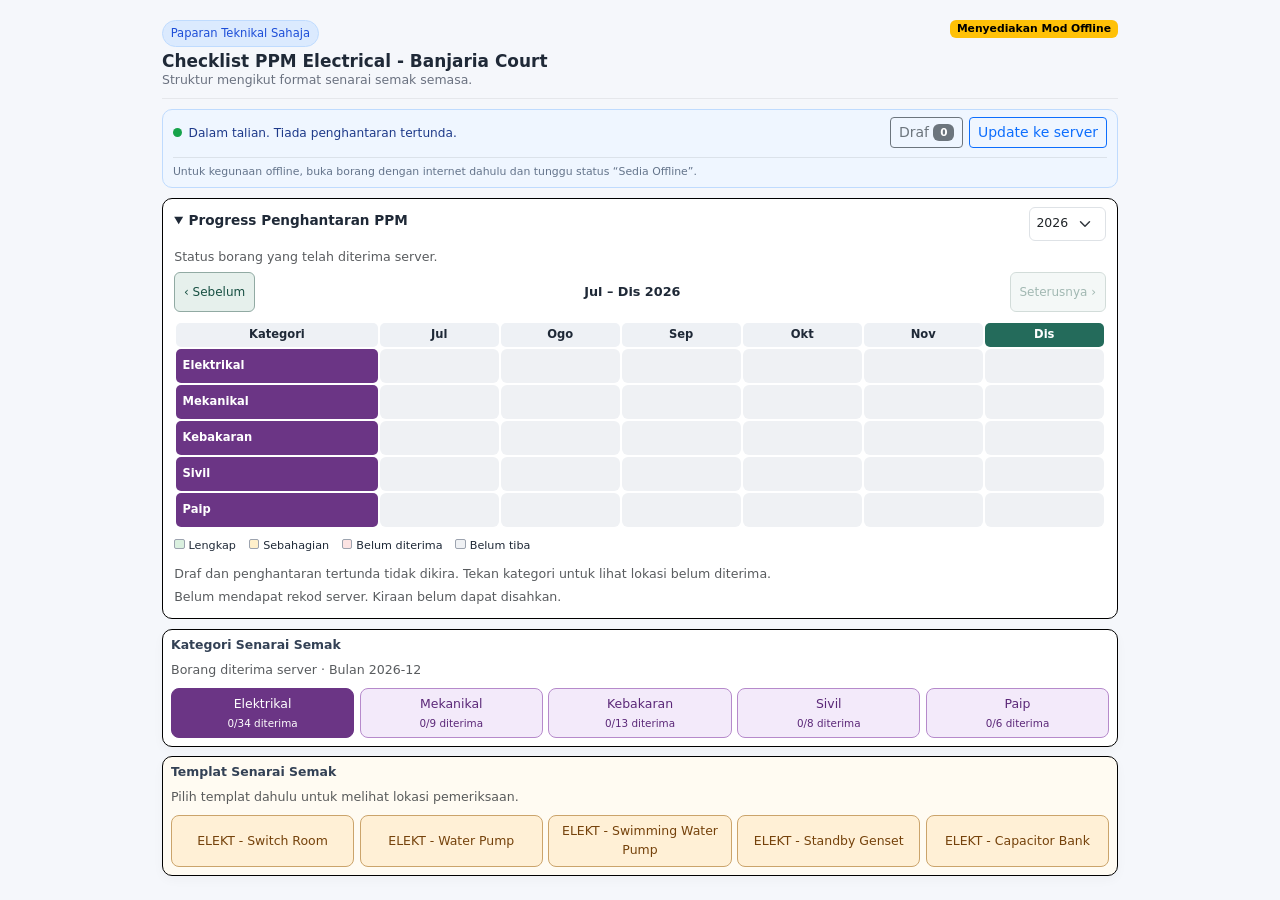
<file: ppm-form.html>
<!DOCTYPE html>
<html lang="ms">
<head>
    <meta charset="UTF-8">
    <meta name="viewport" content="width=device-width, initial-scale=1.0">
    <title>Borang PPM - Teknikal</title>
    <meta name="theme-color" content="#1d4ed8">
    <meta name="apple-mobile-web-app-capable" content="yes">
    <link rel="manifest" href="manifest.webmanifest">
    <link rel="stylesheet" href="ppm-progress.css?v=20261019-6">
    <link rel="icon" href="ppm-icon.svg" type="image/svg+xml">
    <link href="https://cdn.jsdelivr.net/npm/bootstrap@5.3.0/dist/css/bootstrap.min.css" rel="stylesheet">
    <link rel="stylesheet" href="https://cdn.jsdelivr.net/npm/bootstrap-icons@1.11.0/font/bootstrap-icons.min.css">
    <style>
        .ppm-receipt { border: 1px solid #247565; border-radius: 12px; padding: 12px; background: #edf8f3; margin-bottom: 12px; }
        .ppm-receipt[data-state="pending"], .ppm-receipt[data-state="failed"] { background: #fff7e6; border-color: #ae7417; }
        .ppm-receipt[data-state="error"] { background: #fff1f1; border-color: #bb4141; }
        .ppm-receipt p { margin: 4px 0; overflow-wrap: anywhere; }
        .ppm-submit-dialog { width: min(440px, calc(100% - 24px)); max-height: calc(100dvh - 32px); border: 0; border-radius: 18px; padding: 24px; color: #24372f; box-shadow: 0 16px 60px #102b3540; }
        .ppm-submit-dialog::backdrop { background: #142c39a6; }
        .ppm-submit-symbol { display: grid; place-items: center; width: 54px; height: 54px; border-radius: 50%; background: #dff3e9; color: #17654d; font-size: 28px; margin-bottom: 12px; }
        .ppm-submit-dialog[data-state="pending"] .ppm-submit-symbol, .ppm-submit-dialog[data-state="failed"] .ppm-submit-symbol { background: #fff0cc; color: #885a0d; }
        .ppm-submit-dialog[data-state="error"] .ppm-submit-symbol { background: #ffe0e0; color: #a52c2c; }
        .ppm-submit-dialog h2 { font-size: 1.3rem; margin-bottom: 8px; }
        .ppm-submit-details { background: #f3f5f4; border-radius: 10px; padding: 12px; margin: 16px 0; overflow-wrap: anywhere; }
        .ppm-submit-details p { margin: 3px 0; }
        .ppm-submit-actions { display: grid; gap: 8px; }
        .ppm-submit-actions .btn { white-space: normal; padding: 10px; }
        body {
            background: #f5f7fb;
            color: #1f2937;
            font-size: 0.9rem;
        }

        .ppm-shell {
            max-width: 980px;
            margin: 0 auto;
            padding: 0.75rem;
        }

        .ppm-header {
            position: sticky;
            top: 0;
            z-index: 100;
            background: rgba(245, 247, 251, 0.96);
            backdrop-filter: blur(6px);
            border-bottom: 1px solid #e5e7eb;
            padding: 0.5rem 0;
            margin-bottom: 0.6rem;
        }

        .ppm-title {
            font-size: 1.06rem;
            font-weight: 700;
            line-height: 1.2;
            margin: 0;
        }

        .ppm-subtitle {
            margin: 0;
            color: #6b7280;
            font-size: 0.78rem;
        }

        .tech-badge {
            font-size: 0.72rem;
            padding: 0.24rem 0.48rem;
            border-radius: 999px;
            background: #dbeafe;
            color: #1d4ed8;
            border: 1px solid #bfdbfe;
        }

        .submission-track {
            position: sticky;
            top: 4.9rem;
            z-index: 90;
            background: rgba(245, 247, 251, 0.96);
            backdrop-filter: blur(4px);
            border-bottom: 1px solid #e5e7eb;
            padding-bottom: 0.45rem;
            margin-bottom: 0.6rem;
        }

        .submission-head {
            display: flex;
            align-items: center;
            justify-content: space-between;
            gap: 0.4rem;
            margin-bottom: 0.35rem;
        }

        .submission-title {
            margin: 0;
            font-size: 0.78rem;
            font-weight: 700;
            color: #334155;
        }

        .submission-summary {
            font-size: 0.72rem;
            border-radius: 999px;
            padding: 0.24rem 0.48rem;
        }

        .submission-groups {
            display: flex;
            flex-direction: column;
            gap: 0.42rem;
        }

        .submission-group {
            border: 1px solid #000000;
            border-radius: 10px;
            background: #ffffff;
            padding: 0.34rem 0.42rem;
        }

        .submission-group summary {
            display: flex;
            align-items: center;
            justify-content: space-between;
            gap: 0.42rem;
            cursor: pointer;
            list-style: none;
            color: #334155;
            font-size: 0.74rem;
            font-weight: 700;
            line-height: 1.2;
        }

        .submission-group summary::-webkit-details-marker {
            display: none;
        }

        .submission-group summary::before {
            content: '▸';
            color: #64748b;
            font-size: 0.8rem;
            margin-right: 0.2rem;
        }

        .submission-group[open] summary::before {
            content: '▾';
        }

        .submission-group-title {
            display: inline-flex;
            align-items: center;
            min-width: 0;
        }

        .submission-group-summary {
            font-size: 0.68rem;
            font-weight: 700;
            border-radius: 999px;
            padding: 0.2rem 0.44rem;
        }

        .submission-group-track {
            margin-top: 0.34rem;
        }

        .step-track {
            display: grid;
            grid-template-columns: repeat(3, minmax(0, 1fr));
            gap: 0.32rem;
        }

        .step-pill {
            display: inline-flex;
            align-items: center;
            justify-content: center;
            gap: 0.26rem;
            border: 1px solid #dbe2ea;
            background: #ffffff;
            border-radius: 999px;
            padding: 0.24rem 0.5rem;
            font-size: 0.72rem;
            font-weight: 600;
            color: #4b5563;
            line-height: 1.2;
            width: 100%;
        }

        .step-pill.submitted {
            border-color: #86efac;
            background: #ecfdf3;
            color: #166534;
        }

        .step-pill.pending {
            border-color: #fca5a5;
            background: #fef2f2;
            color: #991b1b;
        }

        button.step-pill.current {
            background: #246b5b;
            border-color: #174f42;
            color: #ffffff;
            box-shadow: 0 0 0 2px rgba(36, 107, 91, 0.18);
        }
        .loc-current-label { display: block; font-size: .6rem; font-weight: 500; margin-top: .15rem; }
        button.step-pill { min-height: 44px; width: 100%; cursor: pointer; font-family: inherit; border-radius: 8px; padding: .25rem .3rem; font-size: .68rem; }
        button.step-pill:focus-visible { outline: 3px solid #2563eb; outline-offset: 2px; }

        .step-pill .loc-name {
            flex: 1;
            min-width: 0;
            max-width: 100%;
            white-space: normal;
            overflow-wrap: anywhere;
            line-height: 1.35;
            text-align: center;
        }

        .loc-sync-symbol {
            flex: 0 0 auto;
            font-weight: 800;
        }

        .ppm-card {
            border: 1px solid #000000;
            border-radius: 10px;
            background: #ffffff;
            box-shadow: 0 4px 12px rgba(0, 0, 0, 0.03);
            margin-bottom: 0.56rem;
            overflow: hidden;
        }

        .ppm-card .card-header {
            background: #f8fafc;
            border-bottom: 1px solid #000000;
            font-size: 0.8rem;
            font-weight: 700;
            padding: 0.44rem 0.6rem;
            border-top-left-radius: 9px;
            border-top-right-radius: 9px;
        }

        .ppm-card .card-body {
            padding: 0.6rem;
        }

        .ppm-card .form-label {
            font-size: 0.76rem;
            margin-bottom: 0.18rem;
            color: #374151;
        }

        .ppm-card .form-control,
        .ppm-card .form-select {
            font-size: 0.82rem;
            padding: 0.32rem 0.48rem;
        }

        .ppm-card .form-text,
        .ppm-card .invalid-feedback {
            font-size: 0.72rem;
        }

        .corp-banner {
            border: 1px solid #dbe2ea;
            border-radius: 8px;
            padding: 0.44rem 0.5rem;
            background: #f8fafc;
            margin-bottom: 0.45rem;
        }

        .corp-banner .corp-title {
            font-size: 0.78rem;
            font-weight: 700;
            margin: 0;
            color: #1f2937;
            line-height: 1.25;
            text-transform: uppercase;
        }

        .corp-banner .corp-sub {
            font-size: 0.72rem;
            margin: 0;
            color: #6b7280;
        }

        .template-note {
            font-size: 0.74rem;
            color: #4b5563;
        }

        .checklist-table {
            border: 1px solid #e3e8ef;
            border-radius: 8px;
            overflow: hidden;
        }

        .checklist-table .table {
            margin-bottom: 0;
        }

        .checklist-table .table > :not(caption) > * > * {
            padding: 0.38rem 0.42rem;
            font-size: 0.8rem;
            vertical-align: middle;
        }

        .checklist-table thead th {
            white-space: nowrap;
            font-size: 0.76rem;
            text-transform: uppercase;
            letter-spacing: 0.02em;
            color: #4b5563;
            background: #f8fafc;
        }

        .checklist-group-row td {
            background: #f0f7ff;
            font-size: 0.76rem;
            font-weight: 700;
            color: #1d4ed8;
        }

        .step-item-wrap {
            line-height: 1.2;
        }

        .step-item-wrap .step-main {
            font-weight: 600;
            color: #1f2937;
        }

        .step-item-wrap .step-sub {
            margin-top: 0.08rem;
            font-size: 0.72rem;
            color: #6b7280;
        }

        .col-bil {
            width: 42px;
            text-align: center;
        }

        .checklist-table .table th.col-bil,
        .checklist-table .table td.col-bil {
            padding-left: 0.18rem;
            padding-right: 0.18rem;
        }

        .checklist-table .table th:nth-child(2),
        .checklist-table .table td:nth-child(2) {
            padding-left: 0.24rem;
        }

        .col-status {
            width: 170px;
        }

        .col-remark {
            width: 220px;
        }

        .status-icon-group {
            display: grid;
            grid-template-columns: 1fr;
            gap: 0.22rem;
        }

        .status-icon-option {
            width: 100%;
            min-width: 0;
        }

        .status-icon-btn {
            display: flex;
            align-items: center;
            justify-content: center;
            gap: 0.2rem;
            width: 100%;
            padding: 0.2rem 0.3rem;
            border: 1px solid #dbe2ea;
            border-radius: 6px;
            font-size: 0.7rem;
            font-weight: 700;
            line-height: 1.1;
            color: #4b5563;
            background: #ffffff;
            cursor: pointer;
            user-select: none;
        }

        .status-icon-btn i {
            font-size: 0.78rem;
        }

        .btn-check:focus + .status-icon-btn {
            outline: 2px solid rgba(59, 130, 246, 0.25);
            outline-offset: 1px;
        }

        .btn-check:checked + .status-icon-btn.status-ok {
            border-color: #16a34a;
            background: #ecfdf3;
            color: #166534;
        }

        .btn-check:checked + .status-icon-btn.status-ng {
            border-color: #dc2626;
            background: #fef2f2;
            color: #991b1b;
        }

        .btn-check:checked + .status-icon-btn.status-auto {
            border-color: #2563eb;
            background: #eff6ff;
            color: #1e40af;
        }

        .btn-check:checked + .status-icon-btn.status-manual {
            border-color: #d97706;
            background: #fffbeb;
            color: #92400e;
        }

        .civil-wall-status-wrap {
            display: grid;
            gap: 0.26rem;
        }

        .civil-wall-status-grid {
            display: grid;
            grid-template-columns: repeat(4, minmax(0, 1fr));
            gap: 0.26rem;
        }

        .ff-wet2-status-wrap {
            display: grid;
            gap: 0.26rem;
        }

        .ff-wet2-status-grid {
            display: grid;
            grid-template-columns: repeat(3, minmax(0, 1fr));
            gap: 0.26rem;
        }

        .civil-wall-status-tile {
            display: inline-flex;
            align-items: center;
            justify-content: center;
            width: 100%;
            border: 1px solid #dbe2ea;
            border-radius: 6px;
            padding: 0.24rem 0.18rem;
            min-height: 44px;
            font-size: 0.64rem;
            font-weight: 700;
            line-height: 1.15;
            text-align: center;
            white-space: normal;
            color: #334155;
            cursor: pointer;
            user-select: none;
            background: #ffffff;
        }

        .civil-wall-status-tile.ok {
            background: #ecfdf3;
            border-color: #16a34a;
            color: #166534;
        }

        .civil-wall-status-tile.ng {
            background: #fce7f3;
            border-color: #db2777;
            color: #9d174d;
        }

        .civil-wall-status-tile.empty {
            background: #ffffff;
            border-color: #dbe2ea;
            color: #334155;
        }

        .civil-wall-ng-code-grid {
            display: grid;
            grid-template-columns: repeat(2, minmax(0, 1fr));
            gap: 0.38rem 0.6rem;
        }

        .phase-reading-grid {
            display: grid;
            gap: 0.24rem;
        }

        .phase-reading-label {
            min-width: 44px;
            justify-content: center;
            font-size: 0.7rem;
            font-weight: 600;
            color: #374151;
            background: #f8fafc;
        }

        .water-riser-testing-grid {
            display: grid;
            grid-template-columns: 74px repeat(2, minmax(0, 1fr));
            gap: 0.24rem 0.32rem;
            align-items: center;
        }

        .water-riser-testing-head {
            border: 1px solid #dbe2ea;
            border-radius: 6px;
            background: #f8fafc;
            padding: 0.2rem 0.3rem;
            text-align: center;
            font-size: 0.69rem;
            font-weight: 700;
            color: #334155;
            line-height: 1.2;
        }

        .water-riser-testing-key {
            border: 1px solid #dbe2ea;
            border-radius: 6px;
            background: #ffffff;
            padding: 0.22rem 0.28rem;
            text-align: center;
            font-size: 0.68rem;
            font-weight: 600;
            color: #374151;
            line-height: 1.2;
        }

        .water-riser-testing-value {
            width: 100%;
            min-height: calc(1.5em + 0.5rem + 2px);
        }

        @media (max-width: 768px) {
            .water-riser-testing-grid {
                grid-template-columns: 68px repeat(2, minmax(0, 1fr));
            }
        }

        .status-legend {
            display: flex;
            flex-wrap: wrap;
            gap: 0.35rem;
            margin-top: 0.45rem;
            font-size: 0.72rem;
            color: #6b7280;
        }

        .step2-scope-note {
            border: 1px solid #dbe2ea;
            border-radius: 8px;
            background: #f8fafc;
            padding: 0.32rem 0.42rem;
            margin-bottom: 0.42rem;
            font-size: 0.73rem;
            color: #475569;
            line-height: 1.3;
        }

        .notes-toolbar {
            display: flex;
            gap: 0.35rem;
            margin-bottom: 0.35rem;
        }

        .notes-toolbar .btn {
            font-size: 0.74rem;
            padding: 0.22rem 0.5rem;
        }

        .notes-summary-area {
            background: #f8fafc;
            color: #475569;
            min-height: 6.1rem;
            margin-bottom: 0.35rem;
        }

        .notes-input-area {
            min-height: 6.6rem;
        }

        .legend-pill {
            border: 1px solid #dbe2ea;
            border-radius: 999px;
            padding: 0.18rem 0.45rem;
            background: #ffffff;
            color: #4b5563;
        }

        .upload-block {
            border: 1px dashed #d6dce5;
            border-radius: 8px;
            background: #fafcff;
            padding: 0.5rem;
            margin-bottom: 0.42rem;
        }

        .upload-block:last-child {
            margin-bottom: 0;
        }

        .upload-feedback {
            display: flex;
            align-items: center;
            justify-content: space-between;
            gap: 0.4rem;
            margin-top: 0.4rem;
            flex-wrap: wrap;
        }

        .upload-status {
            font-size: 0.72rem;
            color: #6b7280;
        }

        .upload-actions {
            display: flex;
            gap: 0.35rem;
            align-items: center;
        }

        .picture-entry-list {
            margin-top: 0.42rem;
            display: flex;
            flex-direction: column;
            gap: 0.38rem;
        }

        .picture-entry-empty {
            border: 1px dashed #d6dce5;
            border-radius: 8px;
            background: #f8fafc;
            padding: 0.4rem 0.5rem;
            font-size: 0.72rem;
            color: #64748b;
        }

        .picture-entry-row {
            display: grid;
            grid-template-columns: 150px 1fr;
            gap: 0.45rem;
            align-items: start;
            border: 1px solid #dbe2ea;
            border-radius: 8px;
            background: #ffffff;
            padding: 0.32rem;
        }

        .picture-entry-media {
            width: 100%;
        }

        .picture-entry-thumb {
            width: 100%;
            height: 88px;
            border-radius: 6px;
            border: 1px solid #edf0f5;
            background: #f8fafc;
            object-fit: cover;
        }

        .picture-entry-thumb.is-clickable {
            cursor: zoom-in;
            transition: transform 0.15s ease, box-shadow 0.15s ease;
        }

        .picture-entry-thumb.is-clickable:hover {
            transform: translateY(-1px);
            box-shadow: 0 4px 10px rgba(0, 0, 0, 0.12);
        }

        .picture-entry-meta {
            font-size: 0.68rem;
            color: #64748b;
            margin-bottom: 0.2rem;
            line-height: 1.2;
            word-break: break-word;
        }

        .picture-entry-head {
            display: flex;
            align-items: flex-start;
            justify-content: space-between;
            gap: 0.35rem;
            margin-bottom: 0.2rem;
        }

        .picture-entry-remove {
            padding: 0.05rem 0.32rem;
            font-size: 0.66rem;
            line-height: 1.2;
            white-space: nowrap;
        }

        .picture-entry-note {
            border: 1px solid #e2e8f0;
            border-radius: 6px;
            background: #f8fafc;
            padding: 0.3rem 0.38rem;
            font-size: 0.72rem;
            color: #334155;
            min-height: 2.1rem;
            line-height: 1.3;
            white-space: pre-wrap;
            word-break: break-word;
        }

        .picture-viewer-image {
            max-height: min(78vh, 760px);
            width: auto;
            object-fit: contain;
        }

        @media (max-width: 768px) {
            .picture-entry-row {
                grid-template-columns: 1fr;
            }

            .picture-entry-thumb {
                height: 110px;
            }
        }

        .sticky-actions {
            position: sticky;
            bottom: 0;
            z-index: 120;
            background: rgba(245, 247, 251, 0.96);
            backdrop-filter: blur(6px);
            border-top: 1px solid #e5e7eb;
            padding: 0.52rem 0;
            margin-top: 0.3rem;
        }

        .sticky-actions .btn {
            font-size: 0.82rem;
            padding: 0.34rem 0.56rem;
        }

        .ppm-step-nav { display: grid; grid-template-columns: repeat(4, minmax(0, 1fr)); gap: .3rem; margin-bottom: .6rem; }
        .ppm-step-nav button { min-width: 0; min-height: 44px; padding: .4rem .25rem; font-size: .8rem; line-height: 1.25; border-radius: 8px; }
        .ppm-category-grid { display: grid; grid-template-columns: repeat(5, minmax(0, 1fr)); gap: .35rem; }
        .ppm-category-grid button { min-height: 44px; padding: .4rem .25rem; font-size: .78rem; border-radius: 8px; }
        .ppm-category-count { display: block; margin-top: .2rem; font-size: .65rem; line-height: 1.3; }
        .ppm-form-context { background: #eef5f1; border-left: 3px solid #246b5b; padding: .65rem .75rem; border-radius: 6px; margin-bottom: .75rem; color: #254b40; font-weight: 600; }
        .ppm-form-meta { display: grid; grid-template-columns: 1fr 1fr; gap: .75rem; margin-bottom: .85rem; }
        .ppm-form-meta dt { font-size: .72rem; font-weight: 500; color: #64748b; margin-bottom: .15rem; }
        .ppm-form-meta dd { font-size: .85rem; font-weight: 600; margin: 0; overflow-wrap: anywhere; }
        .ppm-category-grid .btn-outline-primary { color: #5b2878; background: #f3eafa; border-color: #b68acb; }
        .ppm-category-grid .btn-outline-primary:hover { color: #4a1c64; background: #e7d5f2; border-color: #8850a4; }
        .ppm-category-grid .btn-primary { color: #fff; background: #6b3585; border-color: #6b3585; }
        .ppm-category-grid .btn-primary:hover { background: #54266c; border-color: #54266c; }
        #ppmTemplatePicker { background: #fffbf2; }
        #ppmTemplateChoices .btn-outline-primary { color: #75420b; background: #fff0d6; border-color: #cba46b; }
        #ppmTemplateChoices .btn-outline-primary:hover { color: #603607; background: #ffe3b4; border-color: #aa7d3d; }
        #ppmTemplateChoices .btn-primary { color: #fff; background: #8b510e; border-color: #8b510e; }
        #ppmTemplateChoices .btn-primary:hover { background: #6f3e09; border-color: #6f3e09; }
        #ppmTemplateChoices button:focus-visible { outline-color: #8b510e; }
        .ppm-step-nav .btn-outline-primary { color: #165e55; background: #e1f0e9; border-color: #86b3a0; }
        .ppm-step-nav .btn-outline-primary:hover { color: #104c43; background: #cbe4d7; border-color: #4f8a75; }
        .ppm-step-nav .btn-primary { color: #fff; background: #246b5b; border-color: #246b5b; }
        .ppm-step-nav .btn-primary:hover { background: #195244; border-color: #195244; }
        .ppm-category-grid button:focus-visible { outline: 3px solid #6b3585; outline-offset: 2px; box-shadow: none; }
        .ppm-step-nav button:focus-visible { outline: 3px solid #246b5b; outline-offset: 2px; box-shadow: none; }
        @media (max-width: 480px) { .ppm-category-grid { grid-template-columns: repeat(3, minmax(0, 1fr)); } }
        @media (max-width: 480px) { .ppm-step-nav button { font-size: .7rem; padding: .35rem .15rem; overflow-wrap: normal; } }
        [hidden] { display: none !important; }
        .ppm-review { padding: .75rem; border: 1px solid #bfdbfe; border-radius: 10px; margin-bottom: .75rem; background: #eff6ff; }

        @media (max-width: 768px) {
            .submission-track {
                position: static;
                top: auto;
            }

            .ppm-header {
                position: static;
            }

            .submission-head {
                flex-direction: column;
                align-items: flex-start;
            }

            .step-track {
                grid-template-columns: repeat(3, minmax(0, 1fr));
            }

            .step-pill .loc-name {
                max-width: 100%;
            }

            .col-status,
            .col-remark {
                width: auto;
            }
        }

        .sync-panel {
            display: flex;
            flex-wrap: wrap;
            align-items: center;
            justify-content: space-between;
            gap: 0.55rem;
            padding: 0.48rem 0.62rem;
            margin-bottom: 0.6rem;
            border: 1px solid #bfdbfe;
            border-radius: 10px;
            background: #eff6ff;
            color: #1e3a8a;
            font-size: 0.76rem;
        }

        .sync-panel.is-offline {
            border-color: #fcd34d;
            background: #fffbeb;
            color: #92400e;
        }

        .sync-panel.is-error {
            border-color: #fecaca;
            background: #fef2f2;
            color: #991b1b;
        }

        .sync-status-main {
            display: flex;
            flex: 1 1 160px;
            align-items: center;
            gap: 0.4rem;
            min-width: 0;
        }

        .sync-help {
            flex-basis: 100%;
            margin-top: 0;
            padding-top: .35rem;
            border-top: 1px solid #dbe2ea;
            line-height: 1.45;
            color: #64748b;
            font-size: 0.68rem;
        }

        .sync-actions {
            display: flex;
            gap: 0.35rem;
            flex: 0 0 auto;
        }

        .draft-list {
            display: flex;
            flex-direction: column;
            gap: 0.5rem;
        }

        .draft-list-item {
            border: 1px solid #dbe2ea;
            border-radius: 10px;
            padding: 0.6rem;
            background: #f8fafc;
        }

        .draft-list-title {
            font-size: 0.82rem;
            font-weight: 700;
        }

        .draft-list-meta {
            color: #64748b;
            font-size: 0.72rem;
        }

        .sync-dot {
            width: 0.58rem;
            height: 0.58rem;
            flex: 0 0 auto;
            border-radius: 999px;
            background: #16a34a;
        }

        .is-offline .sync-dot { background: #d97706; }
        .is-error .sync-dot { background: #dc2626; }

        .draft-save-state {
            min-height: 1.2em;
            margin-left: auto;
            color: #64748b;
            font-size: 0.72rem;
        }

        .step-pill.queued {
            background: #fef3c7;
            border-color: #f59e0b;
            color: #92400e;
        }

        .step-pill.failed {
            background: #fee2e2;
            border-color: #ef4444;
            color: #991b1b;
        }

        @media (max-width: 480px) {
            .ppm-shell {
                padding: 0.48rem;
            }

            .ppm-header .d-flex.align-items-start.justify-content-between {
                flex-direction: column;
            }

            .sync-panel {
                align-items: flex-start;
            }

            .checklist-table .table-responsive {
                overflow: visible;
            }

            .checklist-table table,
            .checklist-table tbody,
            .checklist-table tr,
            .checklist-table td {
                display: block;
                width: 100%;
            }

            .checklist-table thead {
                display: none;
            }

            .checklist-table tr:not(.checklist-group-row) {
                display: flow-root;
                margin-bottom: 0.55rem;
                padding: 0.52rem;
                border: 1px solid #dbe2ea;
                border-radius: 10px;
                background: #fff;
            }

            .checklist-table tr:not(.checklist-group-row) td {
                border: 0;
                padding: 0.28rem 0;
            }

            .checklist-table tr:not(.checklist-group-row) td:first-child {
                float: left;
                width: 2rem;
                padding-right: 0.4rem;
                font-weight: 700;
            }

            .checklist-table tr:not(.checklist-group-row) td:nth-child(2) {
                min-height: 2rem;
                padding-left: 2.2rem;
                font-weight: 600;
            }

            .checklist-table tr:not(.checklist-group-row) td:nth-child(3)::before,
            .checklist-table tr:not(.checklist-group-row) td:nth-child(4)::before {
                display: block;
                margin-bottom: 0.22rem;
                color: #64748b;
                font-size: 0.66rem;
                font-weight: 700;
                text-transform: uppercase;
            }

            .checklist-table tr:not(.checklist-group-row) td:nth-child(3)::before { content: 'Status'; }
            .checklist-table tr:not(.checklist-group-row) td:nth-child(4)::before { content: 'Catatan'; }
            .checklist-table tr.checklist-remark-only td:nth-child(3)::before { content: 'Catatan'; }

            .status-icon-btn {
                min-width: 44px;
                min-height: 36px;
                padding: .25rem .35rem;
                justify-content: center;
            }
            .status-icon-group { display: flex; gap: .3rem; width: fit-content; }
            .checklist-table tr:not(.checklist-group-row) { display: grid; grid-template-columns: 1.6rem 5.8rem minmax(0, 1fr); column-gap: .4rem; padding: .4rem; margin-bottom: .35rem; }
            .checklist-table tr:not(.checklist-group-row) td:first-child { float: none; width: auto; grid-column: 1; padding: .15rem 0; }
            .checklist-table tr:not(.checklist-group-row) td:nth-child(2) { grid-column: 2 / -1; padding: .15rem 0; min-height: 0; }
            .checklist-table tr:not(.checklist-group-row) td:nth-child(3) { grid-column: 1 / 3; }
            .checklist-table tr:not(.checklist-group-row) td:nth-child(4) { grid-column: 3; }
            .checklist-table tr.checklist-remark-only td:nth-child(3),
            .checklist-table tr:has(.civil-wall-status-wrap) td:nth-child(3),
            .checklist-table tr:has(.ff-wet2-status-wrap) td:nth-child(3),
            .checklist-table tr:has(.civil-wall-status-wrap) td:nth-child(4),
            .checklist-table tr:has(.ff-wet2-status-wrap) td:nth-child(4) { grid-column: 1 / -1; }
            .checklist-table .form-control, .checklist-table .form-select { font-size: .75rem; padding: .3rem .4rem; min-height: 36px; }

            .checklist-group-row {
                display: block;
                width: 100%;
            }

            .checklist-group-row td {
                display: block;
                width: 100%;
                padding: 0.5rem;
            }

            .sticky-actions .btn {
                min-height: 44px;
            }
        }
    </style>
</head>
<body>
    <main class="ppm-shell">
        <header class="ppm-header">
            <div class="d-flex align-items-start justify-content-between gap-2">
                <div>
                    <div class="d-flex align-items-center gap-2 mb-1">
                        <span class="tech-badge">Paparan Teknikal Sahaja</span>
                    </div>
                    <h1 class="ppm-title" id="ppmPageTitle">Senarai Semak PPM Elektrikal - Banjaria Court</h1>
                    <p class="ppm-subtitle">Struktur mengikut format senarai semak semasa.</p>
                </div>
                <span class="badge text-bg-warning" id="offlineCacheBadge">Menyediakan Mod Offline</span>
            </div>
        </header>

        <section class="sync-panel" id="syncPanel" aria-live="polite">
            <div class="sync-status-main">
                <span class="sync-dot" aria-hidden="true"></span>
                <div>
                    <span id="syncStatusText">Menyemak sambungan dan penghantaran tertunda...</span>
                </div>
            </div>
            <div class="sync-actions">
                <button type="button" class="btn btn-sm btn-outline-secondary" id="openDraftsBtn">Draf <span class="badge text-bg-secondary" id="draftCountBadge">0</span></button>
                <button type="button" class="btn btn-sm btn-outline-primary" id="retrySyncBtn">Update ke server</button>
            </div>
            <div class="sync-help">Untuk kegunaan offline, buka borang dengan internet dahulu dan tunggu status “Sedia Offline”.</div>
        </section>

        <details class="ppm-progress" id="ppmProgress" open>
            <summary>Progress Penghantaran PPM</summary>
            <p class="small text-muted mb-1">Status borang yang telah diterima server.</p>
            <div class="ppm-progress-controls">
                <label for="ppmProgressYear"><span class="visually-hidden">Tahun</span><select class="form-select" id="ppmProgressYear"></select></label>
            </div>
            <div class="ppm-progress-pager" aria-label="Pilih tempoh enam bulan">
                <button type="button" id="ppmProgressPrev" aria-label="Sebelum: Januari hingga Jun">‹ Sebelum</button>
                <strong id="ppmProgressPeriod" aria-live="polite"></strong>
                <button type="button" id="ppmProgressNext" aria-label="Seterusnya: Julai hingga Disember">Seterusnya ›</button>
            </div>
            <div class="ppm-progress-desktop"><table id="ppmProgressTable" class="ppm-progress-table" aria-label="Progress kategori mengikut bulan"></table></div>
            <div class="ppm-progress-legend"><span class="complete">Lengkap</span><span class="partial">Sebahagian</span><span class="empty">Belum diterima</span><span class="future">Belum tiba</span></div>
            <p class="small text-muted mb-1">Draf dan penghantaran tertunda tidak dikira. Tekan kategori untuk lihat lokasi belum diterima.</p>
            <p class="small text-muted mb-0" id="ppmProgressUpdated" aria-live="polite"></p>
            <div id="ppmProgressDetail" class="ppm-progress-detail" tabindex="-1" hidden></div>
        </details>
        <section class="card ppm-card" aria-labelledby="ppmCategoryTitle">
            <div class="card-body p-2">
                <h2 id="ppmCategoryTitle" class="submission-title mb-2">Kategori Senarai Semak</h2>
                <p class="small text-muted mb-2" id="ppmCategoryCountMonth" aria-live="polite"></p>
                <select id="categoryField" form="ppmTechnicianForm" aria-label="Kategori Senarai Semak" hidden></select>
                <div id="ppmCategoryChoices" class="ppm-category-grid" role="group" aria-label="Pilih kategori senarai semak"></div>
            </div>
        </section>
        <section class="card ppm-card" id="ppmTemplatePicker" aria-labelledby="ppmTemplateTitle">
            <div class="card-body p-2">
                <h2 id="ppmTemplateTitle" class="submission-title mb-2">Templat Senarai Semak</h2>
                <p class="small text-muted mb-2">Pilih templat dahulu untuk melihat lokasi pemeriksaan.</p>
                <div id="ppmTemplateChoices" class="ppm-category-grid"></div>
            </div>
        </section>
        <section class="submission-track" id="ppmLocationPicker" aria-label="Submission status by location" hidden>
            <p class="small text-muted mb-1">Tekan lokasi untuk buka borangnya, kemudian pilih Seterusnya untuk mula pemeriksaan.</p>
            <div class="submission-head">
                <p class="submission-title">Status Penghantaran Mengikut Lokasi Blok</p>
            </div>
            <div class="submission-groups" id="locationStatusTrack" aria-live="polite"></div>
        </section>

        <form id="ppmTechnicianForm" class="needs-validation" novalidate>
            <div id="submissionReceipt" class="ppm-receipt" role="status" hidden>
                <strong id="submissionReceiptTitle"></strong>
                <p id="submissionReceiptContext"></p>
                <p id="submissionReceiptMessage"></p>
                <a id="acceptedReportLink" class="btn btn-sm btn-outline-success mt-1" hidden>Lihat Laporan / PDF</a>
            </div>
            <nav class="ppm-step-nav" aria-label="Langkah borang PPM" id="ppmStepNav">
                <button type="button" class="btn btn-primary" data-ppm-step="1">1. Maklumat</button>
                <button type="button" class="btn btn-outline-primary" data-ppm-step="2">2. Pemeriksaan</button>
                <button type="button" class="btn btn-outline-primary" data-ppm-step="3">3. Bukti</button>
                <button type="button" class="btn btn-outline-primary" data-ppm-step="4">4. Semakan</button>
            </nav>
            <p id="ppmCompletion" class="small text-muted" aria-live="polite"></p>
            <section class="card ppm-card">
                <div class="card-header">Langkah 1 - Maklumat Borang</div>
                <div class="card-body">
                    <div class="row g-2">
                        <div class="col-12">
                            <label class="form-label" for="templateType">Templat Senarai Semak</label>
                            <select class="form-select" id="templateType" required>
                                <option value="bilikSuis" selected>ELEKT - Switch Room</option>
                                <option value="waterPump">ELEKT - Water Pump</option>
                                <option value="swimmingPump">ELEKT - Swimming Water Pump</option>
                                <option value="standbyGenset">ELEKT - Standby Genset</option>
                                <option value="capacitorBank">ELEKT - Capacitor Bank</option>
                                <option value="mechExhaustFan">MECH - Exhaust fan</option>
                                <option value="ffWaterTank">FF - Water Tank</option>
                                <option value="ffAlarmPanel">FF - Alarm Panel</option>
                                <option value="ffFireControlRoom">FF - Fire Control Room</option>
                                <option value="ffWaterRiser">FF - Water Riser</option>
                                <option value="ffWetRiser">FF - Wet Riser</option>
                                <option value="civilRiserLeaking">CIVIL - Riser Leaking Check</option>
                                <option value="civilWallLeaking">CIVIL - Wall Leaking Checking</option>
                                <option value="plToilet">PL - Toilet</option>
                            </select>
                            <div class="invalid-feedback">Sila pilih templat senarai semak.</div>
                        </div>

                        <div class="w-100"></div>

                        <div class="col-12">
                            <dl class="ppm-form-meta">
                                <div><dt>Kekerapan</dt><dd id="ppmFrequencyDisplay">—</dd></div>
                                <div><dt>No. Rujukan</dt><dd id="ppmReferenceDisplay">—</dd></div>
                            </dl>
                            <input type="hidden" id="frequencyField">
                            <input type="hidden" id="referenceNo">
                            <label id="locationLabel" for="locationSelect" hidden>Lokasi Blok</label>
                            <select id="locationSelect" required hidden></select>
                        </div>
                        <div class="col-12">
                            <label class="form-label" for="inspectionDate">Tarikh</label>
                            <input type="date" class="form-control" id="inspectionDate" required>
                            <div class="invalid-feedback">Sila pilih tarikh.</div>
                        </div>

                        <div class="w-100"></div>

                        <div class="w-100"></div>

                        <div class="col-md-8">
                            <label class="form-label" for="copyFromLocationSelect">Salin Data Dihantar (Bulan Sama)</label>
                            <select class="form-select" id="copyFromLocationSelect">
                                <option value="">Pilih lokasi sumber</option>
                            </select>
                            <div class="form-text">Salin nilai yang telah diisi daripada data dihantar bagi templat dan bulan yang sama.</div>
                        </div>
                        <div class="col-md-4 d-flex align-items-end">
                            <button type="button" class="btn btn-outline-primary w-100" id="copyFromLocationBtn" disabled>Salin Ke Lokasi Semasa</button>
                        </div>
                    </div>

                    <p class="template-note mt-2 mb-0" id="templateDescription"></p>
                </div>
            </section>

            <section class="card ppm-card">
                <div class="card-header">Langkah 2 - Senarai Semak (Bil. | Item | Status | Catatan)</div>
                <div class="card-body">
                    <div class="step2-scope-note d-none" id="step2ScopeNote"></div>
                    <div class="checklist-table">
                        <div class="table-responsive">
                            <table class="table table-sm align-middle">
                                <thead>
                                    <tr>
                                        <th class="col-bil">NO.</th>
                                        <th>ITEM</th>
                                        <th class="col-status">STATUS</th>
                                        <th class="col-remark">CATATAN</th>
                                    </tr>
                                </thead>
                                <tbody id="checklistBody"></tbody>
                            </table>
                        </div>
                    </div>
                    <div class="status-legend" id="statusLegend"></div>
                </div>
            </section>

            <section class="card ppm-card">
                <div class="card-header">Catatan Pemeriksaan</div>
                <div class="card-body">
                    <label class="form-label" for="autoRemarkSummary">Ringkasan Automatik (daripada Catatan Item)</label>
                    <textarea class="form-control notes-summary-area" id="autoRemarkSummary" rows="5" readonly></textarea>

                    <div class="d-flex align-items-center justify-content-between mb-1">
                        <label class="form-label mb-0" for="technicianNotes">Catatan Tambahan Teknikal</label>
                        <div class="notes-toolbar">
                            <button type="button" class="btn btn-sm btn-outline-secondary" id="notesBulletBtn">Poin</button>
                            <button type="button" class="btn btn-sm btn-outline-secondary" id="notesNumberBtn">Nombor</button>
                        </div>
                    </div>
                    <textarea class="form-control notes-input-area" id="technicianNotes" rows="6" placeholder="Masukkan catatan tambahan..."></textarea>
                </div>
            </section>

            <section class="card ppm-card">
                <div class="card-header">Langkah 3 - Lampiran / Bukti</div>
                <div class="card-body">
                    <div class="upload-block">
                        <label class="form-label" for="pictureUpload">Muat Naik Gambar</label>
                        <input type="file" class="form-control mb-2" id="pictureUpload" accept="image/*" multiple>
                        <div class="form-text mb-2">Bilangan gambar tiada had. Gambar dimampatkan secara automatik sebelum disimpan.</div>
                        <label class="form-label" for="pictureNote" hidden>Catatan Gambar</label>
                        <textarea class="form-control" id="pictureNote" rows="2" hidden></textarea>
                        <div class="upload-feedback">
                            <span class="upload-status" id="pictureUploadStatus">Tiada gambar dipilih.</span>
                            <div class="upload-actions">
                                <button type="button" class="btn btn-sm btn-outline-secondary py-0 px-2" id="clearPictureBtn" disabled>Kosongkan</button>
                                <button type="button" class="btn btn-sm btn-primary py-0 px-2" id="confirmPictureBtn" disabled hidden>Sahkan Gambar</button>
                            </div>
                        </div>
                        <div class="picture-entry-list" id="pictureEntryList">
                            <div class="picture-entry-empty">Belum ada gambar disahkan.</div>
                        </div>
                    </div>
                </div>
            </section>

            <section class="card ppm-card">
                <div class="card-header">Langkah 4 - Semakan & Pengesahan</div>
                <div class="card-body">
                    <div class="mb-2">
                        <label class="form-label" for="techDeclaration">Pengesahan Teknikal</label>
                        <input type="text" class="form-control" id="techDeclaration" placeholder="Nama penuh untuk pengesahan" required>
                        <div class="invalid-feedback">Sila masukkan pengesahan teknikal.</div>
                    </div>
                    <div class="form-check">
                        <input class="form-check-input" type="checkbox" id="confirmChecklist" required>
                        <label class="form-check-label" for="confirmChecklist">Saya mengesahkan semua item senarai semak diisi berdasarkan pemeriksaan sebenar.</label>
                        <div class="invalid-feedback">Sila tandakan kotak pengesahan.</div>
                    </div>
                    <p class="form-text mt-2 mb-0">Borang ini menyegerakkan penghantaran ke backend jauh sebagai rekod PPM.</p>
                </div>
            </section>

            <div class="sticky-actions">
                <div class="d-flex gap-2 justify-content-end">
                    <span class="draft-save-state align-self-center" id="draftSaveState" aria-live="polite"></span>
                    <button type="button" class="btn btn-outline-secondary" id="saveDraftBtn">Simpan Draf</button>
                    <button type="button" class="btn btn-outline-primary" id="ppmPrevStep">Kembali</button>
                    <button type="button" class="btn btn-primary" id="ppmNextStep">Seterusnya</button>
                    <button type="submit" class="btn btn-primary">Hantar PPM</button>
                </div>
            </div>
        </form>
    </main>

    <dialog id="ppmSubmitDialog" class="ppm-submit-dialog" aria-labelledby="ppmSubmitTitle" aria-describedby="ppmSubmitMessage">
        <div id="ppmSubmitSymbol" class="ppm-submit-symbol" aria-hidden="true"></div>
        <div role="status" aria-live="polite" aria-atomic="true">
            <h2 id="ppmSubmitTitle"></h2>
            <p id="ppmSubmitMessage" class="mb-0"></p>
        </div>
        <div class="ppm-submit-details">
            <p id="ppmSubmitTemplate"></p>
            <p><strong>Lokasi:</strong> <span id="ppmSubmitLocation"></span></p>
            <p><strong>Bulan:</strong> <span id="ppmSubmitMonth"></span></p>
            <p class="small" id="ppmSubmitRecord"></p>
            <p class="small" id="ppmSubmitTime"></p>
        </div>
        <div class="ppm-submit-actions">
            <a id="ppmSubmitReport" class="btn btn-success" hidden>Lihat Laporan / PDF</a>
            <button id="ppmSubmitRetry" type="button" class="btn btn-warning" hidden>Cuba hantar semula</button>
            <button id="ppmSubmitLocations" type="button" class="btn btn-outline-success" hidden>Pilih lokasi seterusnya</button>
            <button id="ppmSubmitClose" type="button" class="btn btn-outline-secondary" hidden>Kembali ke borang</button>
        </div>
    </dialog>

    <div class="modal fade" id="pictureViewerModal" tabindex="-1" aria-labelledby="pictureViewerModalLabel" aria-hidden="true">
        <div class="modal-dialog modal-lg modal-dialog-centered">
            <div class="modal-content">
                <div class="modal-header py-2">
                    <h5 class="modal-title fs-6" id="pictureViewerModalLabel">Pratonton Gambar</h5>
                    <button type="button" class="btn-close" data-bs-dismiss="modal" aria-label="Close"></button>
                </div>
                <div class="modal-body p-2 text-center bg-light">
                    <img id="pictureViewerImage" class="img-fluid picture-viewer-image" alt="Pratonton gambar">
                </div>
            </div>
        </div>
    </div>

    <div class="modal fade" id="civilWallNgReasonModal" tabindex="-1" aria-labelledby="civilWallNgReasonTitle" aria-hidden="true">
        <div class="modal-dialog modal-dialog-centered modal-sm">
            <div class="modal-content">
                <div class="modal-header py-2">
                    <h5 class="modal-title fs-6" id="civilWallNgReasonTitle">Kod Masalah NG</h5>
                    <button type="button" class="btn-close" data-bs-dismiss="modal" aria-label="Close"></button>
                </div>
                <div class="modal-body py-2">
                    <p class="small text-muted mb-2">Pilih satu atau lebih kod masalah.</p>
                    <div class="civil-wall-ng-code-grid" id="civilWallNgReasonOptions">
                        <div class="form-check">
                            <input class="form-check-input" type="checkbox" value="P" id="civilWallNgCodeP" name="civilWallNgReasonOption">
                            <label class="form-check-label" for="civilWallNgCodeP">Pintu rosak</label>
                        </div>
                        <div class="form-check">
                            <input class="form-check-input" type="checkbox" value="T" id="civilWallNgCodeT" name="civilWallNgReasonOption">
                            <label class="form-check-label" for="civilWallNgCodeT">Tombol atau stopper rosak</label>
                        </div>
                        <div class="form-check">
                            <input class="form-check-input" type="checkbox" value="B" id="civilWallNgCodeB" name="civilWallNgReasonOption">
                            <label class="form-check-label" for="civilWallNgCodeB">Bilik tidak bersih</label>
                        </div>
                        <div class="form-check">
                            <input class="form-check-input" type="checkbox" value="LS" id="civilWallNgCodeLS" name="civilWallNgReasonOption">
                            <label class="form-check-label" for="civilWallNgCodeLS">Lantai atau siling bocor</label>
                        </div>
                    </div>
                    <div class="small text-danger mt-2 d-none" id="civilWallNgReasonFeedback">Sila pilih sekurang-kurangnya satu kod.</div>
                </div>
                <div class="modal-footer py-2">
                    <button type="button" class="btn btn-sm btn-outline-secondary" data-bs-dismiss="modal">Batal</button>
                    <button type="button" class="btn btn-sm btn-primary" id="civilWallNgReasonSaveBtn">Simpan</button>
                </div>
            </div>
        </div>
    </div>

    <div class="modal fade" id="draftManagerModal" tabindex="-1" aria-labelledby="draftManagerModalLabel" aria-hidden="true">
        <div class="modal-dialog modal-lg modal-dialog-scrollable modal-dialog-centered">
            <div class="modal-content">
                <div class="modal-header py-2">
                    <h5 class="modal-title fs-6" id="draftManagerModalLabel">Draf Disimpan Pada Peranti Ini</h5>
                    <button type="button" class="btn-close" data-bs-dismiss="modal" aria-label="Close"></button>
                </div>
                <div class="modal-body">
                    <div class="draft-list" id="draftList"></div>
                </div>
                <div class="modal-footer py-2">
                    <button type="button" class="btn btn-sm btn-outline-secondary" data-bs-dismiss="modal">Tutup</button>
                </div>
            </div>
        </div>
    </div>

    <script src="https://cdn.jsdelivr.net/npm/bootstrap@5.3.0/dist/js/bootstrap.bundle.min.js"></script>
    <script src="backend-config.js"></script>
    <script src="ppm-offline-store.js"></script>
    <script src="ppm-report-templates.js?v=20261019-2"></script>
    <script src="ppm-progress.js?v=20261019-6"></script>
    <script>
        document.addEventListener('DOMContentLoaded', () => {
            const TEMPLATE_CONFIG = window.PPMReportTemplates;
            const refs = {
                form: document.getElementById('ppmTechnicianForm'),
                ppmPageTitle: document.getElementById('ppmPageTitle'),
                templateType: document.getElementById('templateType'),
                categoryField: document.getElementById('categoryField'),
                referenceNo: document.getElementById('referenceNo'),
                frequencyField: document.getElementById('frequencyField'),
                locationLabel: document.getElementById('locationLabel'),
                locationSelect: document.getElementById('locationSelect'),
                inspectionDate: document.getElementById('inspectionDate'),
                templateDescription: document.getElementById('templateDescription'),
                locationStatusTrack: document.getElementById('locationStatusTrack'),
                technicianName: document.getElementById('technicianName'),
                verifiedBy: document.getElementById('verifiedBy'),
                techDeclaration: document.getElementById('techDeclaration'),
                confirmChecklist: document.getElementById('confirmChecklist'),
                copyFromLocationSelect: document.getElementById('copyFromLocationSelect'),
                copyFromLocationBtn: document.getElementById('copyFromLocationBtn'),
                autoRemarkSummary: document.getElementById('autoRemarkSummary'),
                technicianNotes: document.getElementById('technicianNotes'),
                notesBulletBtn: document.getElementById('notesBulletBtn'),
                notesNumberBtn: document.getElementById('notesNumberBtn'),
                pictureUpload: document.getElementById('pictureUpload'),
                pictureNote: document.getElementById('pictureNote'),
                pictureUploadStatus: document.getElementById('pictureUploadStatus'),
                pictureEntryList: document.getElementById('pictureEntryList'),
                clearPictureBtn: document.getElementById('clearPictureBtn'),
                confirmPictureBtn: document.getElementById('confirmPictureBtn'),
                pictureViewerModal: document.getElementById('pictureViewerModal'),
                pictureViewerImage: document.getElementById('pictureViewerImage'),
                pictureViewerModalLabel: document.getElementById('pictureViewerModalLabel'),
                civilWallNgReasonModal: document.getElementById('civilWallNgReasonModal'),
                civilWallNgReasonTitle: document.getElementById('civilWallNgReasonTitle'),
                civilWallNgReasonOptions: document.getElementById('civilWallNgReasonOptions'),
                civilWallNgReasonFeedback: document.getElementById('civilWallNgReasonFeedback'),
                civilWallNgReasonSaveBtn: document.getElementById('civilWallNgReasonSaveBtn'),
                checklistBody: document.getElementById('checklistBody'),
                step2ScopeNote: document.getElementById('step2ScopeNote'),
                statusLegend: document.getElementById('statusLegend'),
                saveDraftBtn: document.getElementById('saveDraftBtn'),
                draftSaveState: document.getElementById('draftSaveState'),
                syncPanel: document.getElementById('syncPanel'),
                syncStatusText: document.getElementById('syncStatusText'),
                retrySyncBtn: document.getElementById('retrySyncBtn'),
                offlineCacheBadge: document.getElementById('offlineCacheBadge'),
                openDraftsBtn: document.getElementById('openDraftsBtn'),
                draftCountBadge: document.getElementById('draftCountBadge'),
                draftManagerModal: document.getElementById('draftManagerModal'),
                draftList: document.getElementById('draftList')
            };

            const SUBMISSION_TRACKER_KEY = 'ppmSubmissionTrackerV1';
            const SUBMISSION_FORM_DATA_KEY = 'ppmSubmissionFormDataV1';
            const CIVIL_RISER_ROOM_SCOPES = [
                { key: 'BMA', label: 'Bilik Meter Air' },
                { key: 'BPB', label: 'Bilik Pancur Basah' },
                { key: 'MATV', label: 'Bilik MATV' },
                { key: 'BST', label: 'Bilik Saluran Telefon' },
                { key: 'BPM', label: 'Bilik Panel Meter' },
                { key: 'BSE', label: 'Bilik Saluran Elektrik' },
                { key: 'BGH', label: 'Bilik Gegelung Hos' },
                { key: 'TK', label: 'Tangga Kecemasan' }
            ];
            const FF_WET_RISER2_SCOPE_ITEMS = [
                { key: 'HRC', label: 'Hose Reel (Canvas)' },
                { key: 'NAC', label: 'Nozzle & Coupling' },
                { key: 'HRB', label: 'Hose Reel Bracket' },
                { key: 'FE', label: 'Fire Extinguisher' },
                { key: 'CV', label: 'Control Valve' },
                { key: 'LAMP', label: 'Lamp' }
            ];
            const CIVIL_NG_REASON_CODES = ['P', 'T', 'B', 'LS'];
            const TECHNICIAN_NOTES_DEFAULT_BULLETS = ['- ', '- ', '- ', '- ', '- '].join('\n');
            const confirmedPictureEntries = [];
            let existingEvidence = [];
            let removedEvidenceUrls = [];
            const MAX_IMAGE_DIMENSION = 1600;
            const IMAGE_QUALITY = 0.78;
            let pendingDraftRecord = null;
            let draftSaveTimer = null;
            let syncInProgress = false;
            let submissionBusy = false;
            let submissionReceipt = null;
            const submitDialog = document.getElementById('ppmSubmitDialog');
            const submitMessages = {
                saving: ['Menyimpan borang…', 'Sila tunggu. Borang dan gambar sedang disimpan pada peranti.', '…'],
                sending: ['Menghantar ke server…', 'Borang telah disimpan pada peranti. Sedang menunggu pengesahan server.', '↻'],
                received: ['Borang diterima server', 'Penghantaran selesai. Anda boleh melihat laporan atau memilih lokasi seterusnya.', '✓'],
                pending: ['Disimpan pada peranti', 'Server belum mengesahkan penerimaan. Buka borang ini apabila internet tersedia; penghantaran akan dicuba semula secara automatik.', '↻'],
                failed: ['Penerimaan belum disahkan', 'Salinan borang dan gambar masih disimpan pada peranti ini. Cuba hantar semula apabila sambungan stabil.', '!'],
                error: ['Borang belum disimpan', 'Penghantaran tidak dapat disimpan pada peranti. Maklumat masih dalam borang. Kembali ke borang, simpan draf dan cuba semula.', '!']
            };
            function showSubmissionResult(state, open = false) {
                if (!submissionReceipt) return;
                submissionReceipt.state = state;
                const [title, message, symbol] = submitMessages[state];
                const busy = state === 'saving' || state === 'sending';
                const received = state === 'received';
                submitDialog.dataset.state = state;
                submitDialog.setAttribute('aria-busy', String(busy));
                document.getElementById('ppmSubmitTitle').textContent = title;
                document.getElementById('ppmSubmitMessage').textContent = message;
                document.getElementById('ppmSubmitSymbol').textContent = symbol;
                document.getElementById('ppmSubmitTemplate').textContent = submissionReceipt.templateName;
                document.getElementById('ppmSubmitLocation').textContent = submissionReceipt.location;
                document.getElementById('ppmSubmitMonth').textContent = submissionReceipt.monthKey;
                document.getElementById('ppmSubmitRecord').textContent = `ID: ${submissionReceipt.id}`;
                if (received) submissionReceipt.receivedAt = submissionReceipt.receivedAt || new Date().toLocaleString('ms-MY');
                document.getElementById('ppmSubmitTime').textContent = received ? `Disahkan server: ${submissionReceipt.receivedAt}` : '';
                const reportUrl = `ppm-reports.html?id=${encodeURIComponent(submissionReceipt.id)}`;
                const report = document.getElementById('ppmSubmitReport');
                report.href = reportUrl;
                report.hidden = !received;
                document.getElementById('ppmSubmitRetry').hidden = !['pending', 'failed'].includes(state);
                document.getElementById('ppmSubmitLocations').hidden = busy || state === 'error';
                document.getElementById('ppmSubmitClose').hidden = busy;
                const banner = document.getElementById('submissionReceipt');
                banner.dataset.state = state;
                banner.hidden = busy || submissionReceipt.edited || getCurrentContext().id !== submissionReceipt.id;
                document.getElementById('submissionReceiptTitle').textContent = title;
                document.getElementById('submissionReceiptContext').textContent = `${submissionReceipt.templateName} · ${submissionReceipt.location} · ${submissionReceipt.monthKey}`;
                document.getElementById('submissionReceiptMessage').textContent = message;
                const reportLink = document.getElementById('acceptedReportLink');
                reportLink.href = reportUrl;
                reportLink.dataset.recordId = received ? submissionReceipt.id : '';
                reportLink.hidden = !received || submissionReceipt.edited;
                if (open && !submitDialog.open) submitDialog.showModal();
            }
            submitDialog.addEventListener('cancel', (event) => {
                if (['saving', 'sending'].includes(submissionReceipt?.state)) event.preventDefault();
            });
            document.getElementById('ppmSubmitClose').addEventListener('click', () => submitDialog.close());
            document.getElementById('ppmSubmitLocations').addEventListener('click', () => {
                submitDialog.close();
                showPPMStep(1);
                document.getElementById('ppmLocationPicker').scrollIntoView({ block: 'start', behavior: 'smooth' });
                refs.locationStatusTrack.querySelector('button[data-ppm-location]')?.focus({ preventScroll: true });
            });
            async function refreshSubmissionResult() {
                if (!submissionReceipt || submissionReceipt.state === 'received') return;
                const queued = await window.PPMOfflineStore.getOutbox(submissionReceipt.id);
                showSubmissionResult(queued?.status === 'failed' ? 'failed' : 'pending');
            }
            document.getElementById('ppmSubmitRetry').addEventListener('click', async () => {
                showSubmissionResult('sending');
                try { await syncPendingSubmissions(); await refreshSubmissionResult(); }
                catch { showSubmissionResult('pending'); }
            });
            let isRestoringOfflineState = false;
            let hasUnsavedDraftChanges = false;
            const pictureViewerModal = refs.pictureViewerModal
                ? new bootstrap.Modal(refs.pictureViewerModal)
                : null;
            const civilWallNgReasonModal = refs.civilWallNgReasonModal
                ? new bootstrap.Modal(refs.civilWallNgReasonModal)
                : null;
            const draftManagerModal = refs.draftManagerModal
                ? new bootstrap.Modal(refs.draftManagerModal)
                : null;
            const civilWallNgReasonState = {
                rowNumber: '',
                scopeKey: '',
                saved: false
            };

            function escapeHtml(value) {
                return String(value || '')
                    .replace(/&/g, '&amp;')
                    .replace(/</g, '&lt;')
                    .replace(/>/g, '&gt;')
                    .replace(/\"/g, '&quot;')
                    .replace(/'/g, '&#39;');
            }

            function buildLocationOptions(locations) {
                return locations
                    .map((entry) => `<option value="${escapeHtml(entry)}">${escapeHtml(entry)}</option>`)
                    .join('');
            }

            function formatFileSize(byteLength) {
                const size = Number(byteLength || 0);
                if (!Number.isFinite(size) || size <= 0) {
                    return '0 B';
                }

                if (size < 1024) {
                    return `${size} B`;
                }

                const kb = size / 1024;
                if (kb < 1024) {
                    return `${kb.toFixed(1)} KB`;
                }

                const mb = kb / 1024;
                return `${mb.toFixed(1)} MB`;
            }

            function getCurrentContext() {
                const templateKey = String(refs.templateType?.value || 'bilikSuis');
                const monthKey = getMonthKeyFromInspectionDate();
                const location = String(refs.locationSelect?.value || '').trim();
                return {
                    id: buildPPMSubmissionId(templateKey, monthKey, location),
                    templateKey,
                    monthKey,
                    location
                };
            }

            function picturesForOfflineStorage() {
                return confirmedPictureEntries.map((entry) => ({
                    blob: entry.blob,
                    fileName: entry.fileName,
                    fileSize: entry.fileSize,
                    mimeType: entry.mimeType || entry.blob?.type || 'image/jpeg',
                    note: entry.note || ''
                })).filter((entry) => entry.blob instanceof Blob);
            }

            function buildDraftRecord() {
                const context = getCurrentContext();
                if (!context.location) return null;
                return {
                    ...context,
                    snapshot: collectSubmittedFormSnapshot(),
                    pictures: picturesForOfflineStorage(),
                    savedAt: new Date().toISOString()
                };
            }

            function setDraftSaveState(message) {
                if (refs.draftSaveState) refs.draftSaveState.textContent = message || '';
            }

            async function persistDraftRecord(record, options = {}) {
                if (!record || !window.PPMOfflineStore?.isSupported()) return false;
                try {
                    await window.PPMOfflineStore.putDraft(record);
                    hasUnsavedDraftChanges = false;
                    if (!options.silent) {
                        const time = new Date(record.savedAt).toLocaleTimeString([], { hour: '2-digit', minute: '2-digit' });
                        setDraftSaveState(`Draf disimpan ${time}`);
                    }
                    refreshDraftCount();
                    return true;
                } catch (error) {
                    console.warn('Unable to save PPM draft:', error);
                    setDraftSaveState('Draf gagal disimpan');
                    return false;
                }
            }

            function scheduleDraftSave() {
                if (isRestoringOfflineState) return;
                hasUnsavedDraftChanges = true;
                pendingDraftRecord = buildDraftRecord();
                if (!pendingDraftRecord) return;
                setDraftSaveState('Menyimpan draf...');
                window.clearTimeout(draftSaveTimer);
                draftSaveTimer = window.setTimeout(() => {
                    const record = pendingDraftRecord;
                    pendingDraftRecord = null;
                    persistDraftRecord(record);
                }, 450);
            }

            async function saveCurrentDraft() {
                window.clearTimeout(draftSaveTimer);
                pendingDraftRecord = null;
                return persistDraftRecord(buildDraftRecord());
            }

            function restorePicturesFromOffline(pictures) {
                clearAllConfirmedPictureEntries();
                (Array.isArray(pictures) ? pictures : []).forEach((entry, index) => {
                    if (!(entry?.blob instanceof Blob)) return;
                    confirmedPictureEntries.push({
                        blob: entry.blob,
                        previewUrl: URL.createObjectURL(entry.blob),
                        fileName: entry.fileName || `Picture ${index + 1}.jpg`,
                        fileSize: entry.fileSize || formatFileSize(entry.blob.size),
                        mimeType: entry.mimeType || entry.blob.type || 'image/jpeg',
                        note: entry.note || ''
                    });
                });
                renderConfirmedPictureEntries();
            }

            async function restoreOfflineDraftForCurrentContext() {
                const context = getCurrentContext();
                if (!context.location || !window.PPMOfflineStore?.isSupported()) return false;
                try {
                    const draft = await window.PPMOfflineStore.getDraft(context.id);
                    if (!draft?.snapshot) return false;
                    isRestoringOfflineState = true;
                    applySubmittedSnapshotToForm(draft.snapshot, { applyInspectionDate: false });
                    restorePicturesFromOffline(draft.pictures);
                    const time = new Date(draft.savedAt).toLocaleTimeString([], { hour: '2-digit', minute: '2-digit' });
                    setDraftSaveState(`Draf dipulihkan ${time}`);
                    return true;
                } catch (error) {
                    console.warn('Unable to restore PPM draft:', error);
                    return false;
                } finally {
                    isRestoringOfflineState = false;
                }
            }

            async function restoreBestDataForCurrentContext() {
                const restoredDraft = await restoreOfflineDraftForCurrentContext();
                if (restoredDraft) return true;
                isRestoringOfflineState = true;
                try {
                    clearAllConfirmedPictureEntries();
                    return restoreSubmittedDataForCurrentContext();
                } finally {
                    isRestoringOfflineState = false;
                }
            }

            async function getSavedDrafts() {
                if (!window.PPMOfflineStore?.isSupported()) return [];
                try {
                    return (await window.PPMOfflineStore.getAllDrafts())
                        .sort((a, b) => String(b.savedAt || '').localeCompare(String(a.savedAt || '')));
                } catch (error) {
                    console.warn('Unable to list PPM drafts:', error);
                    return [];
                }
            }

            async function refreshDraftCount() {
                const drafts = await getSavedDrafts();
                if (refs.draftCountBadge) refs.draftCountBadge.textContent = String(drafts.length);
                return drafts.length;
            }

            function formatDraftSavedAt(value) {
                const date = new Date(value || '');
                return Number.isNaN(date.getTime()) ? 'Unknown save time' : date.toLocaleString();
            }

            async function renderDraftManager() {
                if (!refs.draftList) return;
                const drafts = await getSavedDrafts();
                if (refs.draftCountBadge) refs.draftCountBadge.textContent = String(drafts.length);
                if (drafts.length === 0) {
                    refs.draftList.innerHTML = '<div class="text-muted small">No unfinished drafts are stored on this device.</div>';
                    return;
                }

                refs.draftList.innerHTML = drafts.map((draft) => {
                    const template = TEMPLATE_CONFIG[draft.templateKey] || TEMPLATE_CONFIG.bilikSuis;
                    const pictureCount = Array.isArray(draft.pictures) ? draft.pictures.length : 0;
                    return `
                        <article class="draft-list-item">
                            <div class="d-flex justify-content-between align-items-start gap-2">
                                <div>
                                    <div class="draft-list-title">${escapeHtml(template.category)} · ${escapeHtml(draft.location || 'No location')}</div>
                                    <div class="draft-list-meta">${escapeHtml(draft.templateKey)} · ${escapeHtml(draft.monthKey || '')} · ${pictureCount} picture${pictureCount === 1 ? '' : 's'}</div>
                                    <div class="draft-list-meta">Disimpan ${escapeHtml(formatDraftSavedAt(draft.savedAt))}</div>
                                </div>
                                <div class="d-flex gap-1">
                                    <button type="button" class="btn btn-sm btn-primary" data-draft-action="restore" data-draft-id="${escapeHtml(draft.id)}">Resume</button>
                                    <button type="button" class="btn btn-sm btn-outline-danger" data-draft-action="delete" data-draft-id="${escapeHtml(draft.id)}">Buang</button>
                                </div>
                            </div>
                        </article>
                    `;
                }).join('');
            }

            async function restoreDraftById(draftId) {
                const draft = await window.PPMOfflineStore?.getDraft(draftId);
                if (!draft?.snapshot) return false;
                const template = TEMPLATE_CONFIG[draft.templateKey] || TEMPLATE_CONFIG.bilikSuis;
                isRestoringOfflineState = true;
                try {
                    if (refs.categoryField) refs.categoryField.value = template.category;
                    filterTemplateOptionsByCategory(template.category, draft.templateKey);
                    applyTemplate(draft.templateKey);
                    if (refs.inspectionDate && draft.snapshot.inspectionDate) {
                        refs.inspectionDate.value = draft.snapshot.inspectionDate;
                    }
                    if (refs.locationSelect && Array.from(refs.locationSelect.options).some((option) => option.value === draft.location)) {
                        refs.locationSelect.value = draft.location;
                    }
                    applySubmittedSnapshotToForm(draft.snapshot, { applyInspectionDate: true });
                    restorePicturesFromOffline(draft.pictures);
                    renderSubmissionTrack(draft.templateKey, template);
                    renderCopySourceOptions();
                    setDraftSaveState(`Draf dipulihkan ${formatDraftSavedAt(draft.savedAt)}`);
                    hasUnsavedDraftChanges = false;
                    draftManagerModal?.hide();
                    return true;
                } finally {
                    isRestoringOfflineState = false;
                }
            }

            async function deleteDraftById(draftId) {
                if (!window.confirm('Buang draf ini daripada peranti?')) return;
                await window.PPMOfflineStore?.deleteDraft(draftId);
                await renderDraftManager();
                await refreshDraftCount();
            }

            function blobToDataUrl(blob) {
                return new Promise((resolve, reject) => {
                    const reader = new FileReader();
                    reader.onload = () => resolve(String(reader.result || ''));
                    reader.onerror = () => reject(reader.error || new Error('Unable to read picture.'));
                    reader.readAsDataURL(blob);
                });
            }

            function compressPicture(file) {
                return new Promise((resolve) => {
                    if (!(file instanceof Blob) || !String(file.type || '').startsWith('image/')) {
                        resolve(file);
                        return;
                    }

                    const sourceUrl = URL.createObjectURL(file);
                    const image = new Image();
                    image.onload = () => {
                        const scale = Math.min(1, MAX_IMAGE_DIMENSION / Math.max(image.naturalWidth, image.naturalHeight));
                        const canvas = document.createElement('canvas');
                        canvas.width = Math.max(1, Math.round(image.naturalWidth * scale));
                        canvas.height = Math.max(1, Math.round(image.naturalHeight * scale));
                        const context = canvas.getContext('2d');
                        if (!context || typeof canvas.toBlob !== 'function') {
                            URL.revokeObjectURL(sourceUrl);
                            resolve(file);
                            return;
                        }
                        context.drawImage(image, 0, 0, canvas.width, canvas.height);
                        canvas.toBlob((blob) => {
                            URL.revokeObjectURL(sourceUrl);
                            resolve(blob || file);
                        }, 'image/jpeg', IMAGE_QUALITY);
                    };
                    image.onerror = () => {
                        URL.revokeObjectURL(sourceUrl);
                        resolve(file);
                    };
                    image.src = sourceUrl;
                });
            }

            async function picturesForBackend(pictures) {
                const result = [];
                for (const entry of (Array.isArray(pictures) ? pictures : [])) {
                    if (!(entry?.blob instanceof Blob)) continue;
                    result.push({
                        name: entry.fileName || 'ppm-evidence.jpg',
                        note: entry.note || '',
                        dataUrl: await blobToDataUrl(entry.blob)
                    });
                }
                return result;
            }

            function updateSyncPanel(message, state = 'online') {
                if (!refs.syncPanel || !refs.syncStatusText) return;
                refs.syncPanel.classList.toggle('is-offline', state === 'offline');
                refs.syncPanel.classList.toggle('is-error', state === 'error');
                refs.syncStatusText.textContent = message;
            }

            async function refreshSyncStatus() {
                if (!window.PPMOfflineStore?.isSupported()) {
                    updateSyncPanel('Storan offline tidak tersedia dalam browser ini.', 'error');
                    if (refs.retrySyncBtn) refs.retrySyncBtn.disabled = true;
                    return 0;
                }

                let pendingCount = 0;
                try {
                    pendingCount = (await window.PPMOfflineStore.getAllOutbox()).length;
                } catch (error) {
                    console.warn('Unable to read pending PPM submissions:', error);
                }

                if (!navigator.onLine) {
                    updateSyncPanel(`Offline. ${pendingCount} penghantaran tersimpan menunggu internet.`, 'offline');
                } else if (pendingCount > 0) {
                    updateSyncPanel(`Dalam talian. ${pendingCount} penghantaran menunggu diterima server.`, 'online');
                } else {
                    updateSyncPanel('Dalam talian. Tiada penghantaran tertunda.', 'online');
                }
                if (refs.retrySyncBtn) refs.retrySyncBtn.disabled = syncInProgress || !navigator.onLine;
                return pendingCount;
            }

            async function requestPersistentOfflineStorage() {
                if (!navigator.storage?.persist) return false;
                try {
                    if (await navigator.storage.persisted?.()) return true;
                    return await navigator.storage.persist();
                } catch (error) {
                    console.warn('Persistent offline storage request failed:', error);
                    return false;
                }
            }

            async function syncPendingSubmissions() {
                if (syncInProgress || !navigator.onLine || !window.PPMOfflineStore?.isSupported()) {
                    await refreshSyncStatus();
                    return { synced: 0, failed: 0 };
                }

                syncInProgress = true;
                if (refs.retrySyncBtn) refs.retrySyncBtn.disabled = true;
                updateSyncPanel('Menghantar rekod tersimpan...', 'online');
                let synced = 0;
                let failed = 0;

                try {
                    const queued = (await window.PPMOfflineStore.getAllOutbox())
                        .sort((a, b) => String(a.createdAt || '').localeCompare(String(b.createdAt || '')));

                    for (const entry of queued) {
                        try {
                            entry.status = 'syncing';
                            entry.attempts = Number(entry.attempts || 0) + 1;
                            entry.lastAttemptAt = new Date().toISOString();
                            await window.PPMOfflineStore.putOutbox(entry);
                            const payload = {
                                ...entry.payload,
                                images: await picturesForBackend(entry.pictures)
                            };
                            const result = await submitPPMToBackend(payload);
                            const latestQueued = await window.PPMOfflineStore.getOutbox(entry.id);
                            if (latestQueued && latestQueued.createdAt !== entry.createdAt) continue;
                            if (submissionReceipt?.id === entry.id && submissionReceipt.queueCreatedAt === entry.createdAt) showSubmissionResult('received');
                            if (getCurrentContext().id === entry.id && !(submissionReceipt?.id === entry.id && submissionReceipt.edited)) {
                                const reportLink = document.getElementById('acceptedReportLink');
                                reportLink.href = `ppm-reports.html?id=${encodeURIComponent(entry.id)}`;
                                reportLink.dataset.recordId = entry.id;
                                reportLink.hidden = false;
                            }
                            window.PPMProgress?.acceptRow(result.row);
                            if (result.row) {
                                mergePPMRowsToLocalStore([result.row]);
                                if (getCurrentContext().id === entry.id && !hasUnsavedDraftChanges) {
                                    restoreExistingEvidence({ checklistFieldValues: parseChecklistFieldValues(result.row.checklistFieldValues) });
                                }
                            }
                            await window.PPMOfflineStore.deleteOutbox(entry.id);
                            await window.PPMOfflineStore.deleteDraft(entry.id);
                            refreshDraftCount();
                            markLocationSyncState(entry.templateKey, entry.monthKey, entry.location, 'synced');
                            synced += 1;
                        } catch (error) {
                            const latestQueued = await window.PPMOfflineStore.getOutbox(entry.id);
                            if (latestQueued && latestQueued.createdAt !== entry.createdAt) continue;
                            entry.status = 'failed';
                            entry.lastError = String(error?.message || error || 'Penghantaran gagal');
                            await window.PPMOfflineStore.putOutbox(entry);
                            markLocationSyncState(entry.templateKey, entry.monthKey, entry.location, 'failed', entry.lastError);
                            failed += 1;
                        }
                    }
                } finally {
                    syncInProgress = false;
                    const templateKey = refs.templateType?.value || 'bilikSuis';
                    renderSubmissionTrack(templateKey, TEMPLATE_CONFIG[templateKey] || TEMPLATE_CONFIG.bilikSuis);
                    await refreshSyncStatus();
                }

                return { synced, failed };
            }

            function updatePictureInputState(customMessage) {
                if (!refs.pictureUploadStatus || !refs.clearPictureBtn || !refs.confirmPictureBtn) {
                    return;
                }

                const selectedPicture = refs.pictureUpload?.files?.[0] || null;
                if (!selectedPicture) {
                    refs.pictureUploadStatus.textContent = customMessage || 'Tiada gambar dipilih.';
                    refs.clearPictureBtn.disabled = true;
                    refs.confirmPictureBtn.disabled = true;
                    return;
                }

                refs.pictureUploadStatus.textContent = customMessage || `Selected: ${selectedPicture.name}`;
                refs.clearPictureBtn.disabled = false;
                refs.confirmPictureBtn.disabled = false;
            }

            function clearUnconfirmedPictureInput() {
                if (refs.pictureUpload) {
                    refs.pictureUpload.value = '';
                }

                if (refs.pictureNote) {
                    refs.pictureNote.value = '';
                }

                updatePictureInputState();
            }

            function clearAllConfirmedPictureEntries() {
                confirmedPictureEntries.forEach((entry) => {
                    if (entry?.previewUrl) {
                        URL.revokeObjectURL(entry.previewUrl);
                    }
                });

                confirmedPictureEntries.length = 0;
                pictureViewerModal?.hide();
                renderConfirmedPictureEntries();
            }

            function normalizeSingleLineText(value) {
                return String(value || '').replace(/\s+/g, ' ').trim();
            }

            function collectRemarkSummaryLines() {
                if (!refs.checklistBody) {
                    return [];
                }

                const rows = Array.from(refs.checklistBody.querySelectorAll('tr'));
                const summaryLines = [];

                rows.forEach((row) => {
                    if (row.classList.contains('checklist-group-row')) {
                        return;
                    }

                    const cells = Array.from(row.querySelectorAll('td'));
                    if (cells.length < 2) {
                        return;
                    }

                    const rowNumber = normalizeSingleLineText(cells[0]?.textContent);
                    const rowNumberMatch = rowNumber.match(/\d+/);
                    const rowNumberKey = rowNumberMatch ? rowNumberMatch[0] : '';
                    if (!rowNumberKey) {
                        return;
                    }

                    const statusFieldName = `checkStatus_${rowNumberKey}`;
                    const statusFields = Array.from(refs.form?.querySelectorAll(`[name="${statusFieldName}"]`) || []);
                    if (statusFields.length === 0) {
                        return;
                    }

                    let statusValue = '';
                    if (statusFields[0].type === 'radio') {
                        const checkedStatusField = statusFields.find((field) => field.checked);
                        statusValue = normalizeSingleLineText(checkedStatusField?.value);
                    } else {
                        statusValue = normalizeSingleLineText(statusFields[0].value);
                    }

                    if (statusValue.toUpperCase() !== 'NG') {
                        return;
                    }

                    const itemText = normalizeSingleLineText(cells[1]?.textContent);
                    const remarkFields = Array.from(row.querySelectorAll('[name^="checkRemark_"]'));

                    const detailParts = [];
                    remarkFields.forEach((field) => {
                        const isScopeReasonHiddenField = field.type === 'hidden'
                            && String(field.name || '').includes('_ng_');
                        if (isScopeReasonHiddenField) {
                            return;
                        }

                        const value = normalizeSingleLineText(field.value);
                        if (!value) {
                            return;
                        }

                        const groupLabel = normalizeSingleLineText(
                            field.closest('.input-group')?.querySelector('.input-group-text')?.textContent
                        );
                        const label = groupLabel || (field.tagName === 'SELECT' ? 'Mode' : '');

                        if (label) {
                            detailParts.push(`${label}: ${value}`);
                            return;
                        }

                        detailParts.push(value);
                    });

                    const scopeStatusFields = Array.from(
                        refs.form?.querySelectorAll(`[name^="checkStatus_${rowNumberKey}_"]`) || []
                    );

                    const ngScopeParts = [];
                    scopeStatusFields.forEach((field) => {
                        const scopedStatusValue = normalizeSingleLineText(field?.value).toUpperCase();
                        if (scopedStatusValue !== 'NG') {
                            return;
                        }

                        const scopeMatch = String(field.name || '').match(new RegExp(`^checkStatus_${rowNumberKey}_(.+)$`));
                        const scopeKey = String(scopeMatch?.[1] || '').trim().toUpperCase();
                        if (!scopeKey) {
                            return;
                        }

                        const isCivilScope = CIVIL_RISER_ROOM_SCOPES.some((scope) => scope.key === scopeKey);
                        const isFfWet2Scope = FF_WET_RISER2_SCOPE_ITEMS.some((scope) => scope.key === scopeKey);
                        const scopeLabel = isCivilScope
                            ? getCivilRiserRoomLabel(scopeKey)
                            : (isFfWet2Scope ? getFfWetRiser2ScopeLabel(scopeKey) : scopeKey);

                        const reasonField = refs.form?.querySelector(`[name="checkRemark_${rowNumberKey}_ng_${scopeKey}"]`);
                        const reasonRaw = normalizeSingleLineText(reasonField?.value || '');
                        const normalizedReason = reasonRaw.includes(':')
                            ? normalizeSingleLineText(reasonRaw.split(':').slice(1).join(':'))
                            : reasonRaw;

                        ngScopeParts.push(normalizedReason
                            ? `${scopeLabel} (${normalizedReason})`
                            : scopeLabel);
                    });

                    if (ngScopeParts.length > 0) {
                        detailParts.push(`NG at: ${ngScopeParts.join(', ')}`);
                    }

                    if (detailParts.length === 0) {
                        detailParts.push('NG');
                    }

                    const rowLabel = rowNumber || '?';
                    const itemLabel = itemText || 'Item';
                    summaryLines.push(`${rowLabel}. ${itemLabel} - ${detailParts.join(', ')}`);
                });

                return summaryLines;
            }

            function renderAutoRemarkSummary() {
                if (!refs.autoRemarkSummary) {
                    return;
                }

                const summaryLines = collectRemarkSummaryLines();
                refs.autoRemarkSummary.value = summaryLines.length > 0
                    ? summaryLines.map((line) => `- ${line}`).join('\n')
                    : '- Belum ada catatan item NG.';
            }

            function validateNgRemarkRequirements() {
                if (!refs.form || !refs.checklistBody) {
                    return { missingRows: [], firstMissingRemarkField: null };
                }

                const rows = Array.from(refs.checklistBody.querySelectorAll('tr'));
                const missingRows = [];
                let firstMissingRemarkField = null;

                rows.forEach((row) => {
                    if (row.classList.contains('checklist-group-row')) {
                        return;
                    }

                    const rowNumberText = normalizeSingleLineText(row.querySelector('td.col-bil')?.textContent);
                    const rowNumberMatch = rowNumberText.match(/\d+/);
                    const rowNumberKey = rowNumberMatch ? rowNumberMatch[0] : '';
                    if (!rowNumberKey) {
                        return;
                    }

                    const remarkFields = Array.from(row.querySelectorAll('[name^="checkRemark_"]'));
                    remarkFields.forEach((field) => {
                        if (typeof field.setCustomValidity === 'function') {
                            field.setCustomValidity('');
                        }
                    });

                    const statusFieldName = `checkStatus_${rowNumberKey}`;
                    const statusFields = Array.from(refs.form.querySelectorAll(`[name="${statusFieldName}"]`));
                    if (statusFields.length === 0) {
                        return;
                    }

                    let statusValue = '';
                    if (statusFields[0].type === 'radio') {
                        const checkedStatusField = statusFields.find((field) => field.checked);
                        statusValue = normalizeSingleLineText(checkedStatusField?.value);
                    } else {
                        statusValue = normalizeSingleLineText(statusFields[0].value);
                    }

                    if (statusValue.toUpperCase() !== 'NG') {
                        return;
                    }

                    const hasRemark = remarkFields.some((field) => normalizeSingleLineText(field.value).length > 0);
                    if (hasRemark) {
                        return;
                    }

                    const targetRemarkField = remarkFields.find((field) => !field.disabled) || remarkFields[0] || null;
                    if (targetRemarkField && typeof targetRemarkField.setCustomValidity === 'function') {
                        targetRemarkField.setCustomValidity('Catatan diperlukan apabila status NG.');
                    }

                    if (!firstMissingRemarkField) {
                        firstMissingRemarkField = targetRemarkField;
                    }

                    missingRows.push(rowNumberKey);
                });

                return {
                    missingRows: Array.from(new Set(missingRows)),
                    firstMissingRemarkField
                };
            }

            function applyNoteListFormatting(formatType) {
                if (!refs.technicianNotes) {
                    return;
                }

                const textarea = refs.technicianNotes;
                const value = textarea.value || '';
                const selectionStart = Number(textarea.selectionStart || 0);
                const selectionEnd = Number(textarea.selectionEnd || selectionStart);
                const blockStart = value.lastIndexOf('\n', Math.max(selectionStart - 1, 0)) + 1;
                let blockEnd = value.indexOf('\n', selectionEnd);
                if (blockEnd === -1) {
                    blockEnd = value.length;
                }

                const selectedBlock = value.slice(blockStart, blockEnd);
                const lines = selectedBlock.length > 0 ? selectedBlock.split('\n') : [''];
                let numbering = 1;

                const formattedBlock = lines.map((line) => {
                    const trimmed = line.trim();
                    if (!trimmed) {
                        return line;
                    }

                    const content = trimmed.replace(/^([-*]|\d+\.)\s+/, '').trim();
                    if (formatType === 'number') {
                        return `${numbering++}. ${content}`;
                    }

                    return `- ${content}`;
                }).join('\n');

                textarea.value = `${value.slice(0, blockStart)}${formattedBlock}${value.slice(blockEnd)}`;
                textarea.focus();
                textarea.setSelectionRange(blockStart, blockStart + formattedBlock.length);
            }

            function ensureTechnicianNotesAutoBulletSeed(placeCursor = false) {
                const textarea = refs.technicianNotes;
                if (!textarea) {
                    return;
                }

                if (String(textarea.value || '').trim().length > 0) {
                    return;
                }

                textarea.value = TECHNICIAN_NOTES_DEFAULT_BULLETS;
                if (placeCursor) {
                    textarea.focus();
                    textarea.setSelectionRange(2, 2);
                }
            }

            function handleTechnicianNotesAutoListEnter(event) {
                if (!event || event.key !== 'Enter' || event.shiftKey || event.ctrlKey || event.metaKey || event.altKey) {
                    return;
                }

                const textarea = refs.technicianNotes;
                if (!textarea) {
                    return;
                }

                const selectionStart = Number(textarea.selectionStart || 0);
                const selectionEnd = Number(textarea.selectionEnd || selectionStart);
                const value = String(textarea.value || '');
                const lineStart = value.lastIndexOf('\n', Math.max(selectionStart - 1, 0)) + 1;
                const currentLine = value.slice(lineStart, selectionStart);

                if (selectionStart !== selectionEnd) {
                    return;
                }

                const bulletMatch = currentLine.match(/^(\s*)-\s+/);
                const numberMatch = currentLine.match(/^(\s*)(\d+)\.\s+/);
                const currentLineTrimmed = currentLine.trim();

                let insertion = '\n';
                if (numberMatch) {
                    insertion = `\n${numberMatch[1]}${Number(numberMatch[2]) + 1}. `;
                } else if (bulletMatch) {
                    if (currentLineTrimmed === '-') {
                        insertion = '\n';
                    } else {
                        insertion = `\n${bulletMatch[1]}- `;
                    }
                } else if (currentLineTrimmed.length > 0) {
                    insertion = '\n- ';
                }

                event.preventDefault();
                textarea.setRangeText(insertion, selectionStart, selectionEnd, 'end');
            }

            function renderConfirmedPictureEntries() {
                if (!refs.pictureEntryList) {
                    return;
                }

                if (confirmedPictureEntries.length === 0 && existingEvidence.length === 0) {
                    refs.pictureEntryList.innerHTML = '<div class="picture-entry-empty">Belum ada gambar ditambah.</div>';
                    return;
                }

                refs.pictureEntryList.innerHTML = confirmedPictureEntries.map((entry, index) => {
                    const noteText = entry.note
                        ? escapeHtml(entry.note)
                        : '<span class="text-muted">Tiada catatan.</span>';

                    return `
                        <div class="picture-entry-row">
                            <div class="picture-entry-media">
                                <img
                                    src="${entry.previewUrl}"
                                    alt="${escapeHtml(entry.fileName)}"
                                    class="picture-entry-thumb is-clickable"
                                    data-preview-picture-index="${index}"
                                    title="Tekan untuk melihat gambar"
                                >
                            </div>
                            <div>
                                <div class="picture-entry-head">
                                    <div class="picture-entry-meta">Picture ${index + 1} | ${escapeHtml(entry.fileName)} | ${escapeHtml(entry.fileSize)}</div>
                                    <button type="button" class="btn btn-sm btn-outline-danger picture-entry-remove" data-remove-picture-index="${index}">Buang</button>
                                </div>
                                <label class="small" for="pictureNote_${index}">Catatan gambar ${index + 1}</label>
                                <textarea class="form-control" id="pictureNote_${index}" data-picture-note="${index}" rows="2">${escapeHtml(entry.note || '')}</textarea>
                            </div>
                        </div>
                    `;
                }).join('') + existingEvidence.map((entry, index) => `
                    <div class="picture-entry-row">
                        <div class="picture-entry-media"><a href="${escapeHtml(entry.url)}" target="_blank" rel="noopener"><img src="${escapeHtml(evidencePreviewUrl(entry.url))}" alt="${escapeHtml(entry.name || 'Bukti sedia ada')}" class="picture-entry-thumb" loading="lazy"></a></div>
                        <div><div class="picture-entry-head"><span class="picture-entry-meta">Bukti tersimpan ${index + 1}</span><button type="button" class="btn btn-sm btn-outline-danger" data-remove-existing-evidence="${index}">Buang</button></div><div class="picture-entry-note">${escapeHtml(entry.note || '')}</div></div>
                    </div>`).join('');
            }

            function evidencePreviewUrl(url) {
                const match = String(url).match(/\/file\/d\/([^/?#]+)/) || String(url).match(/[?&]id=([^&#]+)/);
                return match ? `https://lh3.googleusercontent.com/d/${encodeURIComponent(match[1])}` : url;
            }

            function restoreExistingEvidence(snapshot) {
                const fields = snapshot?.checklistFieldValues || {};
                const entries = snapshot?.existingEvidence || fields.__evidence || (fields.__imageUrls || []).map((url) => ({ url }));
                existingEvidence = entries.filter((entry) => /^https?:\/\//i.test(entry?.url || ''));
                removedEvidenceUrls = Array.isArray(snapshot?.removedEvidenceUrls) ? [...snapshot.removedEvidenceUrls] : [];
                renderConfirmedPictureEntries();
            }

            refs.pictureEntryList?.addEventListener('click', (event) => {
                const button = event.target.closest('[data-remove-existing-evidence]');
                if (!button) return;
                const index = Number(button.dataset.removeExistingEvidence);
                if (!existingEvidence[index]) return;
                if (!window.confirm('Buang pautan bukti ini daripada rekod selepas penghantaran berjaya?')) return;
                removedEvidenceUrls.push(existingEvidence[index].url);
                existingEvidence.splice(index, 1);
                renderConfirmedPictureEntries();
                scheduleDraftSave();
            });

            async function confirmSelectedPictureEntry() {
                const selectedPicture = refs.pictureUpload?.files?.[0] || null;
                if (!selectedPicture) {
                    updatePictureInputState('Sila pilih gambar dahulu.');
                    return;
                }

                if (refs.confirmPictureBtn) refs.confirmPictureBtn.disabled = true;
                updatePictureInputState('Optimising picture for offline storage...');
                const compressedPicture = await compressPicture(selectedPicture);
                const previewUrl = URL.createObjectURL(compressedPicture);
                const pictureNote = String(refs.pictureNote?.value || '').trim();
                const originalBaseName = String(selectedPicture.name || `picture-${confirmedPictureEntries.length + 1}`)
                    .replace(/\.[^.]+$/, '');

                confirmedPictureEntries.push({
                    blob: compressedPicture,
                    previewUrl,
                    fileName: `${originalBaseName}.jpg`,
                    fileSize: formatFileSize(compressedPicture.size),
                    mimeType: compressedPicture.type || 'image/jpeg',
                    note: pictureNote
                });

                renderConfirmedPictureEntries();
                clearUnconfirmedPictureInput();
                updatePictureInputState('Picture confirmed. You can add another picture.');
                scheduleDraftSave();
            }

            function openConfirmedPictureEntryPreview(index) {
                if (!Number.isInteger(index) || index < 0 || index >= confirmedPictureEntries.length) {
                    return;
                }

                const entry = confirmedPictureEntries[index];
                if (!entry || !refs.pictureViewerImage || !pictureViewerModal) {
                    return;
                }

                refs.pictureViewerImage.src = entry.previewUrl;
                refs.pictureViewerImage.alt = entry.fileName || `Picture ${index + 1}`;

                if (refs.pictureViewerModalLabel) {
                    refs.pictureViewerModalLabel.textContent = `Picture ${index + 1} - ${entry.fileName || 'Preview'}`;
                }

                pictureViewerModal.show();
            }

            function removeConfirmedPictureEntry(index) {
                if (!Number.isInteger(index) || index < 0 || index >= confirmedPictureEntries.length) {
                    return;
                }

                const [removedEntry] = confirmedPictureEntries.splice(index, 1);
                if (removedEntry?.previewUrl && refs.pictureViewerImage?.src === removedEntry.previewUrl) {
                    pictureViewerModal?.hide();
                }

                if (removedEntry?.previewUrl) {
                    URL.revokeObjectURL(removedEntry.previewUrl);
                }

                renderConfirmedPictureEntries();
                updatePictureInputState('Gambar dibuang.');
                scheduleDraftSave();
            }

            function readSubmissionTracker() {
                const rawValue = localStorage.getItem(SUBMISSION_TRACKER_KEY);

                if (!rawValue) {
                    return {};
                }

                try {
                    const parsed = JSON.parse(rawValue);
                    return parsed && typeof parsed === 'object' ? parsed : {};
                } catch (error) {
                    return {};
                }
            }

            function writeSubmissionTracker(state) {
                localStorage.setItem(SUBMISSION_TRACKER_KEY, JSON.stringify(state));
            }

            function readSubmissionFormDataStore() {
                const rawValue = localStorage.getItem(SUBMISSION_FORM_DATA_KEY);

                if (!rawValue) {
                    return {};
                }

                try {
                    const parsed = JSON.parse(rawValue);
                    return parsed && typeof parsed === 'object' ? parsed : {};
                } catch (error) {
                    return {};
                }
            }

            function writeSubmissionFormDataStore(state) {
                localStorage.setItem(SUBMISSION_FORM_DATA_KEY, JSON.stringify(state));
            }

            function purgeOldSubmittedSnapshots(retentionDays = 180) {
                const store = readSubmissionFormDataStore();
                const cutoff = Date.now() - (Number(retentionDays) * 24 * 60 * 60 * 1000);
                let changed = false;

                Object.keys(store).forEach((templateKey) => {
                    const months = store[templateKey] || {};
                    Object.keys(months).forEach((monthKey) => {
                        const locations = months[monthKey] || {};
                        Object.keys(locations).forEach((location) => {
                            const savedAt = new Date(locations[location]?.savedAt || '').getTime();
                            if (Number.isFinite(savedAt) && savedAt < cutoff) {
                                delete locations[location];
                                changed = true;
                            }
                        });
                        if (Object.keys(locations).length === 0) delete months[monthKey];
                    });
                    if (Object.keys(months).length === 0) delete store[templateKey];
                });

                if (changed) writeSubmissionFormDataStore(store);
            }

            function collectChecklistFieldValues() {
                if (!refs.form) {
                    return {};
                }

                const fields = Array.from(
                    refs.form.querySelectorAll('[name^="checkStatus_"], [name^="checkRemark_"]')
                );
                const values = {};
                const handledRadioNames = new Set();

                fields.forEach((field) => {
                    if (!field?.name) {
                        return;
                    }

                    if (field.type === 'radio') {
                        if (handledRadioNames.has(field.name)) {
                            return;
                        }

                        handledRadioNames.add(field.name);
                        const checkedField = refs.form.querySelector(`input[name="${field.name}"]:checked`);
                        values[field.name] = checkedField?.value || '';
                        return;
                    }

                    values[field.name] = field.value;
                });

                return values;
            }

            function applyChecklistFieldValues(fieldValues) {
                if (!refs.form || !fieldValues || typeof fieldValues !== 'object') {
                    return;
                }

                Object.entries(fieldValues).forEach(([fieldName, fieldValue]) => {
                    const fields = Array.from(refs.form.querySelectorAll(`[name="${fieldName}"]`));
                    if (fields.length === 0) {
                        return;
                    }

                    if (fields[0].type === 'radio') {
                        fields.forEach((field) => {
                            field.checked = String(field.value) === String(fieldValue || '');
                        });
                        return;
                    }

                    fields[0].value = String(fieldValue ?? '');
                });

                syncCivilWallRowsStatusSummary();
                syncFfWetRiser2RowsStatusSummary();
            }

            function clearFormValuesForUnsubmittedContext() {
                if (!refs.form) {
                    return;
                }

                if (refs.technicianName) {
                    refs.technicianName.value = '';
                }

                if (refs.verifiedBy) {
                    refs.verifiedBy.value = '';
                }

                if (refs.techDeclaration) {
                    refs.techDeclaration.value = '';
                }

                if (refs.confirmChecklist) {
                    refs.confirmChecklist.checked = false;
                }

                if (refs.technicianNotes) {
                    refs.technicianNotes.value = '';
                    ensureTechnicianNotesAutoBulletSeed();
                }

                const checklistFields = Array.from(
                    refs.form.querySelectorAll('[name^="checkStatus_"], [name^="checkRemark_"]')
                );
                const handledRadioNames = new Set();

                checklistFields.forEach((field) => {
                    if (!field?.name) {
                        return;
                    }

                    if (field.type === 'radio') {
                        if (handledRadioNames.has(field.name)) {
                            return;
                        }

                        handledRadioNames.add(field.name);
                        const radioGroup = Array.from(refs.form.querySelectorAll(`[name="${field.name}"]`));
                        radioGroup.forEach((radioInput) => {
                            radioInput.checked = false;
                            if (typeof radioInput.setCustomValidity === 'function') {
                                radioInput.setCustomValidity('');
                            }
                        });
                        return;
                    }

                    field.value = '';
                    if (typeof field.setCustomValidity === 'function') {
                        field.setCustomValidity('');
                    }
                });

                refs.form.classList.remove('was-validated');
                syncCivilWallRowsStatusSummary();
                syncFfWetRiser2RowsStatusSummary();
                validateNgRemarkRequirements();
                renderAutoRemarkSummary();
            }

            function collectSubmittedFormSnapshot() {
                return {
                    existingEvidence: existingEvidence.map((entry) => ({ ...entry })),
                    removedEvidenceUrls: [...removedEvidenceUrls],
                    inspectionDate: String(refs.inspectionDate?.value || ''),
                    technicianName: String(refs.technicianName?.value || ''),
                    verifiedBy: String(refs.verifiedBy?.value || ''),
                    techDeclaration: String(refs.techDeclaration?.value || ''),
                    confirmChecklist: Boolean(refs.confirmChecklist?.checked),
                    technicianNotes: String(refs.technicianNotes?.value || ''),
                    checklistFieldValues: collectChecklistFieldValues()
                };
            }

            function saveSubmittedFormSnapshot(templateKey, monthKey, location) {
                if (!templateKey || !monthKey || !location) {
                    return;
                }

                const store = readSubmissionFormDataStore();
                store[templateKey] = store[templateKey] || {};
                store[templateKey][monthKey] = store[templateKey][monthKey] || {};
                store[templateKey][monthKey][location] = {
                    savedAt: new Date().toISOString(),
                    snapshot: collectSubmittedFormSnapshot()
                };

                writeSubmissionFormDataStore(store);
            }

            async function fetchBackendData(type) {
                if (!REMOTE_BACKEND_URL) {
                    return null;
                }

                const url = `${REMOTE_BACKEND_URL}?action=read&type=${encodeURIComponent(type)}`;
                const controller = new AbortController();
                const timeoutId = window.setTimeout(() => controller.abort(), 20000);
                let response;
                try {
                    response = await fetch(url, {
                        method: 'GET',
                        headers: {
                            Accept: 'application/json'
                        },
                        signal: controller.signal
                    });
                } finally {
                    window.clearTimeout(timeoutId);
                }

                const text = await response.text();
                let payload;
                try {
                    payload = JSON.parse(text || 'null');
                } catch (err) {
                    throw new Error(`Backend read returned invalid JSON (${response.status}): ${text}`);
                }

                if (Array.isArray(payload)) {
                    return payload;
                }

                if (!payload || payload.success === false) {
                    throw new Error(payload?.error || `Backend read failed (${response.status})`);
                }

                return payload.rows || payload.data || [];
            }

            function parseChecklistFieldValues(rawValue) {
                if (!rawValue) {
                    return {};
                }
                if (typeof rawValue === 'object') {
                    return rawValue;
                }
                try {
                    return JSON.parse(String(rawValue));
                } catch (error) {
                    return {};
                }
            }

            function normalizePPMDateValue(value) {
                const rawValue = String(value || '').trim();
                if (!rawValue) return '';

                if (/^\d{4}-\d{2}-\d{2}$/.test(rawValue)) {
                    return rawValue;
                }

                const parsedDate = new Date(rawValue);
                if (Number.isNaN(parsedDate.getTime())) {
                    const dateMatch = rawValue.match(/^(\d{4}-\d{2}-\d{2})/);
                    return dateMatch ? dateMatch[1] : '';
                }

                const year = parsedDate.getFullYear();
                const month = String(parsedDate.getMonth() + 1).padStart(2, '0');
                const day = String(parsedDate.getDate()).padStart(2, '0');
                return `${year}-${month}-${day}`;
            }

            function normalizePPMMonthKey(monthKeyValue, inspectionDateValue) {
                const inspectionDate = normalizePPMDateValue(inspectionDateValue);
                if (inspectionDate) return inspectionDate.slice(0, 7);

                const normalizedDate = normalizePPMDateValue(monthKeyValue);
                if (normalizedDate) return normalizedDate.slice(0, 7);

                const monthMatch = String(monthKeyValue || '').trim().match(/^(\d{4})-(\d{2})/);
                return monthMatch ? `${monthMatch[1]}-${monthMatch[2]}` : '';
            }

            function buildPPMSubmissionId(templateKey, monthKey, location) {
                const normalizedParts = [
                    String(templateKey || '').trim(),
                    String(monthKey || '').trim(),
                    String(location || '').trim()
                ].map((part) => part.replace(/\s+/g, '_').replace(/[^a-zA-Z0-9_-]/g, '').toUpperCase());
                return `PPM-${normalizedParts.filter(Boolean).join('-')}`;
            }

            function buildPPMPayload(templateKey, monthKey, location) {
                return {
                    removedEvidenceUrls: [...removedEvidenceUrls],
                    id: buildPPMSubmissionId(templateKey, monthKey, location),
                    type: 'PPM',
                    templateKey: String(templateKey || ''),
                    category: String(refs.categoryField?.value || ''),
                    referenceNo: String(refs.referenceNo?.value || ''),
                    frequency: String(refs.frequencyField?.value || ''),
                    location: String(location || ''),
                    monthKey: String(monthKey || ''),
                    inspectionDate: String(refs.inspectionDate?.value || ''),
                    templateDescription: String(refs.templateDescription?.value || ''),
                    technicianName: String(refs.technicianName?.value || ''),
                    verifiedBy: String(refs.verifiedBy?.value || ''),
                    techDeclaration: String(refs.techDeclaration?.value || ''),
                    confirmChecklist: Boolean(refs.confirmChecklist?.checked),
                    technicianNotes: String(refs.technicianNotes?.value || ''),
                    checklistFieldValues: collectChecklistFieldValues(),
                    updatedAt: new Date().toISOString(),
                    submittedAt: new Date().toISOString()
                };
            }

            async function submitPPMToBackend(payload) {
                if (!REMOTE_BACKEND_URL) {
                    throw new Error('Remote backend URL is not configured.');
                }

                const url = `${REMOTE_BACKEND_URL}?action=upsert`;
                const controller = new AbortController();
                const timeoutId = window.setTimeout(() => controller.abort(), 30000);
                let response;
                try {
                    response = await fetch(url, {
                        method: 'POST',
                        body: JSON.stringify(payload),
                        signal: controller.signal
                    });
                } finally {
                    window.clearTimeout(timeoutId);
                }

                const text = await response.text();
                let result;
                try {
                    result = JSON.parse(text || '{}');
                } catch (err) {
                    throw new Error(`Backend response was not valid JSON (${response.status}): ${text}`);
                }

                if (!response.ok || !result.success) {
                    throw new Error(result.error || `Backend submission failed (${response.status}) ${text}`);
                }

                return result;
            }

            function mergePPMRowsToLocalStore(rows) {
                if (!Array.isArray(rows) || !rows.length) {
                    return;
                }

                const store = readSubmissionFormDataStore();
                rows.forEach((row) => {
                    const templateKey = String(row.templateKey || 'bilikSuis').trim() || 'bilikSuis';
                    const inspectionDate = normalizePPMDateValue(row.inspectionDate);
                    const monthKey = normalizePPMMonthKey(row.monthKey, inspectionDate);
                    const location = String(row.location || '').trim();
                    if (!monthKey || !location) {
                        return;
                    }

                    const snapshot = {
                        inspectionDate,
                        technicianName: String(row.technicianName || ''),
                        verifiedBy: String(row.verifiedBy || ''),
                        techDeclaration: String(row.techDeclaration || ''),
                        confirmChecklist: String(row.confirmChecklist || '').toLowerCase() === 'true' || row.confirmChecklist === true,
                        technicianNotes: String(row.technicianNotes || ''),
                        checklistFieldValues: parseChecklistFieldValues(row.checklistFieldValues)
                    };

                    store[templateKey] = store[templateKey] || {};
                    store[templateKey][monthKey] = store[templateKey][monthKey] || {};
                    store[templateKey][monthKey][location] = {
                        savedAt: String(row.submittedAt || row.updatedAt || new Date().toISOString()),
                        snapshot
                    };
                    markLocationSyncState(templateKey, monthKey, location, 'synced');
                });

                writeSubmissionFormDataStore(store);
            }

            async function refreshPPMFromBackend() {
                try {
                    const rows = await fetchBackendData('PPM');
                    window.PPMProgress?.setRows(rows);
                    if (Array.isArray(rows) && rows.length) {
                        mergePPMRowsToLocalStore(rows);
                    }
                } catch (error) {
                    console.warn('PPM backend refresh failed:', error);
                }
            }

            function getSubmittedFormSnapshot(templateKey, monthKey, location) {
                const store = readSubmissionFormDataStore();
                return store?.[templateKey]?.[monthKey]?.[location]?.snapshot || null;
            }

            function applySubmittedSnapshotToForm(snapshot, options = {}) {
                if (!snapshot || typeof snapshot !== 'object') {
                    return false;
                }

                clearFormValuesForUnsubmittedContext();
                if (options.restoreEvidence !== false) restoreExistingEvidence(snapshot);

                const applyInspectionDate = options.applyInspectionDate === true;

                if (applyInspectionDate && typeof snapshot.inspectionDate === 'string' && snapshot.inspectionDate) {
                    refs.inspectionDate.value = snapshot.inspectionDate;
                }

                if (refs.technicianName && typeof snapshot.technicianName === 'string') {
                    refs.technicianName.value = snapshot.technicianName;
                }

                if (refs.verifiedBy && typeof snapshot.verifiedBy === 'string') {
                    refs.verifiedBy.value = snapshot.verifiedBy;
                }

                if (refs.techDeclaration && typeof snapshot.techDeclaration === 'string') {
                    refs.techDeclaration.value = snapshot.techDeclaration;
                }

                if (refs.confirmChecklist && typeof snapshot.confirmChecklist === 'boolean') {
                    refs.confirmChecklist.checked = snapshot.confirmChecklist;
                }

                if (refs.technicianNotes && typeof snapshot.technicianNotes === 'string') {
                    refs.technicianNotes.value = snapshot.technicianNotes;
                    ensureTechnicianNotesAutoBulletSeed();
                }

                applyChecklistFieldValues(snapshot.checklistFieldValues || {});
                validateNgRemarkRequirements();
                renderAutoRemarkSummary();
                refs.form?.classList.remove('was-validated');
                return true;
            }

            function restoreSubmittedDataForCurrentContext() {
                existingEvidence = [];
                removedEvidenceUrls = [];
                renderConfirmedPictureEntries();
                const templateKey = String(refs.templateType?.value || 'bilikSuis');
                const monthKey = getMonthKeyFromInspectionDate();
                const location = String(refs.locationSelect?.value || '').trim();
                if (!location) {
                    clearFormValuesForUnsubmittedContext();
                    return false;
                }

                const snapshot = getSubmittedFormSnapshot(templateKey, monthKey, location);
                if (!snapshot) {
                    clearFormValuesForUnsubmittedContext();
                    return false;
                }

                return applySubmittedSnapshotToForm(snapshot, { applyInspectionDate: false });
            }

            function renderCopySourceOptions() {
                if (!refs.copyFromLocationSelect || !refs.copyFromLocationBtn) {
                    return;
                }

                const templateKey = String(refs.templateType?.value || 'bilikSuis');
                const monthKey = getMonthKeyFromInspectionDate();
                const currentLocation = String(refs.locationSelect?.value || '');
                const store = readSubmissionFormDataStore();
                const monthData = store?.[templateKey]?.[monthKey] || {};

                const sourceLocations = Object.keys(monthData)
                    .filter((location) => location !== currentLocation)
                    .sort((a, b) => a.localeCompare(b));

                const previousSelection = String(refs.copyFromLocationSelect.value || '');
                refs.copyFromLocationSelect.innerHTML = [
                    '<option value="">Pilih lokasi sumber</option>',
                    ...sourceLocations.map((location) => `<option value="${escapeHtml(location)}">${escapeHtml(location)}</option>`)
                ].join('');

                if (sourceLocations.includes(previousSelection)) {
                    refs.copyFromLocationSelect.value = previousSelection;
                }

                const hasSourceSelection = String(refs.copyFromLocationSelect.value || '').trim().length > 0;
                refs.copyFromLocationSelect.disabled = sourceLocations.length === 0;
                refs.copyFromLocationBtn.disabled = !hasSourceSelection;
            }

            function copySubmittedDataToCurrentLocation() {
                const templateKey = String(refs.templateType?.value || 'bilikSuis');
                const monthKey = getMonthKeyFromInspectionDate();
                const sourceLocation = String(refs.copyFromLocationSelect?.value || '').trim();

                if (!sourceLocation) {
                    return;
                }

                const snapshot = getSubmittedFormSnapshot(templateKey, monthKey, sourceLocation);
                if (!snapshot) {
                    alert('Tiada rekod dihantar bagi lokasi sumber pada bulan ini.');
                    return;
                }

                applySubmittedSnapshotToForm(snapshot, { applyInspectionDate: true, restoreEvidence: false });

                const template = TEMPLATE_CONFIG[templateKey] || TEMPLATE_CONFIG.bilikSuis;
                renderSubmissionTrack(templateKey, template);
                renderCopySourceOptions();

                alert(`Data disalin dari ${sourceLocation} ke lokasi semasa.`);
            }

            function markLocationSyncState(templateKey, monthKey, location, syncStatus, lastError = '') {
                if (!templateKey || !monthKey || !location) {
                    return;
                }

                const tracker = readSubmissionTracker();
                tracker[templateKey] = tracker[templateKey] || {};
                tracker[templateKey][monthKey] = tracker[templateKey][monthKey] || {};
                tracker[templateKey][monthKey][location] = {
                    submittedAt: new Date().toISOString(),
                    syncStatus: String(syncStatus || 'pending'),
                    lastError: String(lastError || '')
                };

                writeSubmissionTracker(tracker);
                renderCategoryChoices();
            }

            function getMonthKeyFromInspectionDate() {
                const dateValue = String(refs.inspectionDate?.value || '');
                if (dateValue.length >= 7) {
                    return dateValue.slice(0, 7);
                }

                const now = new Date();
                const yyyy = now.getFullYear();
                const mm = String(now.getMonth() + 1).padStart(2, '0');
                return `${yyyy}-${mm}`;
            }

            function formatSubmissionPillLabel(templateKey, location) {
                const locationText = String(location || '').trim();
                if (templateKey !== 'waterPump') {
                    return locationText;
                }

                const matched = locationText.match(/^(Main Pump|Pressure Pump)\s*-\s*Block\s+([A-Za-z0-9]+)\s*-\s*Pump\s*#(\d+)$/i);
                if (!matched) {
                    return locationText;
                }

                const pumpPrefix = matched[1].toLowerCase().startsWith('main') ? 'MP' : 'PP';
                const blockCode = String(matched[2] || '').toUpperCase();
                const pumpNumber = matched[3];
                return `${pumpPrefix} #${pumpNumber} Block ${blockCode}`;
            }

            function renderSubmissionTrack(templateKey, template, options = {}) {
                if (!refs.locationStatusTrack) {
                    return;
                }

                const forceCollapse = options?.forceCollapse === true;

                const locations = Array.isArray(template?.locations) ? template.locations : [];
                const monthKey = getMonthKeyFromInspectionDate();
                const selectedLocation = String(refs.locationSelect?.value || '');
                const tracker = readSubmissionTracker();
                const submissionMap = monthKey
                    ? (tracker?.[templateKey]?.[monthKey] || {})
                    : {};

                const openGroupKeys = forceCollapse
                    ? []
                    : Array.from(
                        refs.locationStatusTrack.querySelectorAll('details.submission-group[open]')
                    ).map((entry) => String(entry.dataset.groupKey || ''));

                const groups = (() => {
                    if (templateKey !== 'waterPump') {
                        return [{
                            key: 'all-locations',
                            title: 'Semua Lokasi',
                            locations,
                            defaultOpen: true
                        }];
                    }

                    const mainPumpLocations = locations.filter((location) =>
                        String(location || '').trim().toLowerCase().startsWith('main pump')
                    );
                    const pressurePumpLocations = locations.filter((location) =>
                        String(location || '').trim().toLowerCase().startsWith('pressure pump')
                    );
                    const otherLocations = locations.filter((location) => {
                        const normalized = String(location || '').trim().toLowerCase();
                        return !normalized.startsWith('main pump')
                            && !normalized.startsWith('pressure pump');
                    });

                    const result = [];
                    if (mainPumpLocations.length > 0) {
                        result.push({
                            key: 'main-pump',
                            title: 'Main Pump',
                            locations: mainPumpLocations,
                            defaultOpen: true
                        });
                    }

                    if (pressurePumpLocations.length > 0) {
                        result.push({
                            key: 'pressure-pump',
                            title: 'Pressure Pump',
                            locations: pressurePumpLocations,
                            defaultOpen: true
                        });
                    }

                    if (otherLocations.length > 0) {
                        result.push({
                            key: 'other-pump',
                            title: 'Other Pump',
                            locations: otherLocations,
                            defaultOpen: true
                        });
                    }

                    return result;
                })();

                let submittedCount = 0;
                const groupsHtml = groups.map((group, index) => {
                    let groupSubmittedCount = 0;

                    const groupPills = group.locations.map((location) => {
                        const locationState = submissionMap[location] || null;
                        const hasLocationState = Boolean(locationState);
                        const syncStatus = locationState && typeof locationState === 'object'
                            ? String(locationState.syncStatus || 'synced')
                            : (locationState ? 'synced' : 'pending');
                        const submitted = syncStatus === 'synced';
                        if (submitted) {
                            submittedCount += 1;
                            groupSubmittedCount += 1;
                        }

                        const statusClass = submitted
                            ? 'submitted'
                            : (syncStatus === 'failed'
                                ? 'failed'
                                : (hasLocationState && (syncStatus === 'pending' || syncStatus === 'syncing') ? 'queued' : 'pending'));
                        const currentClass = location === selectedLocation ? 'current' : '';
                        const pillLabel = formatSubmissionPillLabel(templateKey, location);
                        const syncLabel = submitted
                            ? 'Diterima server'
                            : (syncStatus === 'failed' ? 'Penghantaran gagal' : (hasLocationState ? 'Menunggu penghantaran' : 'Belum dihantar'));
                        const syncSymbol = submitted ? '✓' : (syncStatus === 'failed' ? '!' : (hasLocationState ? '↻' : '○'));

                        return `
                            <button type="button" data-ppm-location="${escapeHtml(location)}" class="step-pill ${statusClass} ${currentClass}" title="${escapeHtml(`${location} - ${syncLabel}`)}" aria-label="${escapeHtml(`${location}: ${syncLabel}`)}" aria-pressed="${location === selectedLocation}">
                                <span class="loc-sync-symbol" aria-hidden="true">${syncSymbol}</span>
                                <span class="loc-name">${escapeHtml(pillLabel)}${location === selectedLocation ? '<span class="loc-current-label">Sedang diisi</span>' : ''}</span>
                            </button>
                        `;
                    }).join('');

                    const groupSummaryClass = groupSubmittedCount === group.locations.length && group.locations.length > 0
                        ? 'badge text-bg-success submission-group-summary'
                        : 'badge text-bg-danger submission-group-summary';
                    const shouldOpen = group.defaultOpen || openGroupKeys.includes(group.key);
                    const openAttr = shouldOpen ? ' open' : '';

                    return `
                        <details class="submission-group" data-group-key="${group.key}"${openAttr}>
                            <summary>
                                <span class="submission-group-title">${escapeHtml(group.title)}</span>
                            </summary>
                            <div class="step-track submission-group-track">
                                ${groupPills}
                            </div>
                        </details>
                    `;
                }).join('');

                refs.locationStatusTrack.innerHTML = groupsHtml || '<div class="step-pill pending"><span class="loc-name">No locations configured</span></div>';

            }

            function buildStatusOptions(statusOptions) {
                const optionHtml = statusOptions
                    .map((entry) => `<option value="${escapeHtml(entry)}">${escapeHtml(entry)}</option>`)
                    .join('');
                return `<option value="" selected disabled>Select status</option>${optionHtml}`;
            }

            function isCivilRiserLeakingTemplate(template) {
                return String(template?.referenceNo || '') === 'BC/MAINT/CIVIL/1';
            }

            function isFfWetRiser2Template(template) {
                return String(template?.referenceNo || '') === 'BC/MAINT/WET/1';
            }

            function getCivilWallNgReasonCheckboxes() {
                return Array.from(
                    refs.civilWallNgReasonOptions?.querySelectorAll('input[name="civilWallNgReasonOption"]') || []
                );
            }

            function getCivilRiserRoomLabel(scopeKey) {
                const normalizedScopeKey = String(scopeKey || '').trim().toUpperCase();
                const matchedScope = CIVIL_RISER_ROOM_SCOPES.find((scope) => scope.key === normalizedScopeKey);
                return matchedScope?.label || normalizedScopeKey;
            }

            function getFfWetRiser2ScopeLabel(scopeKey) {
                const normalizedScopeKey = String(scopeKey || '').trim().toUpperCase();
                const matchedScope = FF_WET_RISER2_SCOPE_ITEMS.find((scope) => scope.key === normalizedScopeKey);
                return matchedScope?.label || normalizedScopeKey;
            }

            function getCivilWallReasonField(rowNumber, scopeKey) {
                const normalizedScopeKey = String(scopeKey || '').trim().toUpperCase();
                return refs.form?.querySelector(`[name="checkRemark_${rowNumber}_ng_${normalizedScopeKey}"]`) || null;
            }

            function getCivilWallBlockReasonCodes(rowNumber, scopeKey) {
                const reasonField = getCivilWallReasonField(rowNumber, scopeKey);
                const rawValue = String(reasonField?.value || '').trim();
                if (!rawValue) {
                    return [];
                }

                const codeSection = rawValue.includes(':')
                    ? rawValue.split(':').slice(1).join(':')
                    : rawValue;

                return codeSection
                    .split(/[\s,\/|]+/)
                    .map((entry) => String(entry || '').trim().toUpperCase())
                    .filter((entry) => CIVIL_NG_REASON_CODES.includes(entry));
            }

            function setCivilWallBlockReasonCodes(rowNumber, scopeKey, codes) {
                const normalizedScopeKey = String(scopeKey || '').trim().toUpperCase();
                const reasonField = getCivilWallReasonField(rowNumber, normalizedScopeKey);
                if (!reasonField) {
                    return;
                }

                const normalizedCodes = (Array.isArray(codes) ? codes : [])
                    .map((entry) => String(entry || '').trim().toUpperCase())
                    .filter((entry) => CIVIL_NG_REASON_CODES.includes(entry));

                reasonField.value = normalizedCodes.length > 0
                    ? `${normalizedScopeKey}:${normalizedCodes.join('/')}`
                    : '';
            }

            function getCivilWallBlockStatusValue(rowNumber, scopeKey) {
                const normalizedScopeKey = String(scopeKey || '').trim().toUpperCase();
                const statusField = refs.form?.querySelector(`[name="checkStatus_${rowNumber}_${normalizedScopeKey}"]`);
                return String(statusField?.value || '').trim().toUpperCase();
            }

            function setCivilWallBlockStatusValue(rowNumber, scopeKey, statusValue) {
                const normalizedScopeKey = String(scopeKey || '').trim().toUpperCase();
                const normalizedStatus = String(statusValue || '').trim().toUpperCase();
                const statusField = refs.form?.querySelector(`[name="checkStatus_${rowNumber}_${normalizedScopeKey}"]`);
                if (!statusField) {
                    return;
                }

                statusField.value = normalizedStatus;
            }

            function renderCivilRiserTileState(rowNumber, scopeKey) {
                const normalizedScopeKey = String(scopeKey || '').trim().toUpperCase();
                const statusValue = getCivilWallBlockStatusValue(rowNumber, normalizedScopeKey);
                const roomLabel = getCivilRiserRoomLabel(normalizedScopeKey);
                const selectedCodes = getCivilWallBlockReasonCodes(rowNumber, normalizedScopeKey);
                const tileButton = refs.checklistBody?.querySelector(
                    `button[data-row-number="${rowNumber}"][data-civil-riser-room="${normalizedScopeKey}"]`
                );

                if (!tileButton) {
                    return;
                }

                tileButton.classList.remove('ok', 'ng', 'empty');
                if (statusValue === 'NG') {
                    tileButton.classList.add('ng');
                } else if (statusValue === 'OK') {
                    tileButton.classList.add('ok');
                } else {
                    tileButton.classList.add('empty');
                }

                const statusText = statusValue === 'NG'
                    ? (selectedCodes.length > 0 ? `NG (${selectedCodes.join('/')})` : 'NG')
                    : (statusValue === 'OK' ? 'OK' : 'Not set');
                tileButton.title = `${roomLabel} - ${statusText}`;
                tileButton.setAttribute('aria-pressed', statusValue ? 'true' : 'false');
            }

            function updateCivilWallRowStatusSummary(rowNumber) {
                const normalizedRowNumber = String(rowNumber || '').trim();
                if (!normalizedRowNumber) {
                    return;
                }

                let hasAnyNg = false;
                let areAllScopesChecked = true;

                CIVIL_RISER_ROOM_SCOPES.forEach((scope) => {
                    const scopeKey = scope.key;
                    const scopeStatus = getCivilWallBlockStatusValue(normalizedRowNumber, scopeKey);
                    if (!scopeStatus) {
                        areAllScopesChecked = false;
                    }

                    if (scopeStatus === 'NG') {
                        hasAnyNg = true;
                    }

                    if (scopeStatus === 'OK') {
                        setCivilWallBlockReasonCodes(normalizedRowNumber, scopeKey, []);
                    }

                    renderCivilRiserTileState(normalizedRowNumber, scopeKey);
                });

                const rowStatusField = refs.form?.querySelector(`[name="checkStatus_${normalizedRowNumber}"]`);
                if (!rowStatusField) {
                    return;
                }

                if (hasAnyNg) {
                    rowStatusField.value = 'NG';
                    return;
                }

                rowStatusField.value = areAllScopesChecked ? 'OK' : '';
            }

            function syncCivilWallRowsStatusSummary() {
                if (!refs.checklistBody) {
                    return;
                }

                const rowWrappers = Array.from(
                    refs.checklistBody.querySelectorAll('.civil-wall-status-wrap[data-row-number]')
                );

                rowWrappers.forEach((wrapper) => {
                    updateCivilWallRowStatusSummary(wrapper.dataset.rowNumber || '');
                });
            }

            function renderFfWetRiser2TileState(rowNumber, scopeKey) {
                const normalizedScopeKey = String(scopeKey || '').trim().toUpperCase();
                const statusValue = getCivilWallBlockStatusValue(rowNumber, normalizedScopeKey);
                const scopeLabel = getFfWetRiser2ScopeLabel(normalizedScopeKey);
                const tileButton = refs.checklistBody?.querySelector(
                    `button[data-row-number="${rowNumber}"][data-ff-wet2-scope="${normalizedScopeKey}"]`
                );

                if (!tileButton) {
                    return;
                }

                tileButton.classList.remove('ok', 'ng', 'empty');
                if (statusValue === 'NG') {
                    tileButton.classList.add('ng');
                } else if (statusValue === 'OK') {
                    tileButton.classList.add('ok');
                } else {
                    tileButton.classList.add('empty');
                }

                const statusText = statusValue === 'NG'
                    ? 'NG'
                    : (statusValue === 'OK' ? 'OK' : 'Not set');
                tileButton.title = `${scopeLabel} - ${statusText}`;
                tileButton.setAttribute('aria-pressed', statusValue ? 'true' : 'false');
            }

            function updateFfWetRiser2RowStatusSummary(rowNumber) {
                const normalizedRowNumber = String(rowNumber || '').trim();
                if (!normalizedRowNumber) {
                    return;
                }

                let hasAnyNg = false;
                let areAllScopesChecked = true;

                FF_WET_RISER2_SCOPE_ITEMS.forEach((scope) => {
                    const scopeKey = scope.key;
                    const scopeStatus = getCivilWallBlockStatusValue(normalizedRowNumber, scopeKey);
                    if (!scopeStatus) {
                        areAllScopesChecked = false;
                    }

                    if (scopeStatus === 'NG') {
                        hasAnyNg = true;
                    }

                    renderFfWetRiser2TileState(normalizedRowNumber, scopeKey);
                });

                const rowStatusField = refs.form?.querySelector(`[name="checkStatus_${normalizedRowNumber}"]`);
                if (!rowStatusField) {
                    return;
                }

                if (hasAnyNg) {
                    rowStatusField.value = 'NG';
                    return;
                }

                rowStatusField.value = areAllScopesChecked ? 'OK' : '';
            }

            function syncFfWetRiser2RowsStatusSummary() {
                if (!refs.checklistBody) {
                    return;
                }

                const rowWrappers = Array.from(
                    refs.checklistBody.querySelectorAll('.ff-wet2-status-wrap[data-row-number]')
                );

                rowWrappers.forEach((wrapper) => {
                    updateFfWetRiser2RowStatusSummary(wrapper.dataset.rowNumber || '');
                });
            }

            function clearCivilWallReasonFeedback() {
                if (!refs.civilWallNgReasonFeedback) {
                    return;
                }

                refs.civilWallNgReasonFeedback.textContent = '';
                refs.civilWallNgReasonFeedback.classList.add('d-none');
            }

            function showCivilWallReasonFeedback(message) {
                if (!refs.civilWallNgReasonFeedback) {
                    return;
                }

                refs.civilWallNgReasonFeedback.textContent = String(message || '').trim() || 'Sila pilih sekurang-kurangnya satu kod.';
                refs.civilWallNgReasonFeedback.classList.remove('d-none');
            }

            function buildCivilWallStatusField(rowNumber) {
                const scopeTilesHtml = CIVIL_RISER_ROOM_SCOPES
                    .map((scope) => {
                        const scopeKey = String(scope.key || '').trim().toUpperCase();
                        return `<button type="button" class="civil-wall-status-tile empty" data-row-number="${rowNumber}" data-civil-riser-room="${scopeKey}">${escapeHtml(scope.label)}</button>`;
                    })
                    .join('');

                const scopeStatusFieldsHtml = CIVIL_RISER_ROOM_SCOPES
                    .map((scope) => {
                        const scopeKey = String(scope.key || '').trim().toUpperCase();
                        return `
                            <input type="hidden" name="checkStatus_${rowNumber}_${scopeKey}" value="">
                            <input type="hidden" name="checkRemark_${rowNumber}_ng_${scopeKey}" value="">
                        `;
                    })
                    .join('');

                return `
                    <div class="civil-wall-status-wrap" data-row-number="${rowNumber}">
                        <div class="civil-wall-status-grid">${scopeTilesHtml}</div>
                        <input type="hidden" name="checkStatus_${rowNumber}" value="">
                        ${scopeStatusFieldsHtml}
                    </div>
                `;
            }

            function buildFfWetRiser2StatusField(rowNumber) {
                const scopeTilesHtml = FF_WET_RISER2_SCOPE_ITEMS
                    .map((scope) => {
                        const scopeKey = String(scope.key || '').trim().toUpperCase();
                        return `<button type="button" class="civil-wall-status-tile empty" data-row-number="${rowNumber}" data-ff-wet2-scope="${scopeKey}">${escapeHtml(scope.label)}</button>`;
                    })
                    .join('');

                const scopeStatusFieldsHtml = FF_WET_RISER2_SCOPE_ITEMS
                    .map((scope) => {
                        const scopeKey = String(scope.key || '').trim().toUpperCase();
                        return `<input type="hidden" name="checkStatus_${rowNumber}_${scopeKey}" value="">`;
                    })
                    .join('');

                return `
                    <div class="ff-wet2-status-wrap" data-row-number="${rowNumber}">
                        <div class="ff-wet2-status-grid">${scopeTilesHtml}</div>
                        <input type="hidden" name="checkStatus_${rowNumber}" value="">
                        ${scopeStatusFieldsHtml}
                    </div>
                `;
            }

            function buildStatusField(rowNumber, statusOptions, item, template) {
                if (isCivilRiserLeakingTemplate(template)) {
                    return buildCivilWallStatusField(rowNumber);
                }

                if (isFfWetRiser2Template(template)) {
                    return buildFfWetRiser2StatusField(rowNumber);
                }

                const normalizedItem = String(item || '').trim().toLowerCase();
                const referenceNo = String(template?.referenceNo || '');
                const hasAutoManualSelector = referenceNo === 'BC/MAINT/WP/1' || referenceNo === 'BC/MAINT/PWP/1';
                const isSelectorSwitch = normalizedItem === 'selector switch';

                if (hasAutoManualSelector && isSelectorSwitch) {
                    return `
                        <div class="status-icon-group" role="radiogroup" aria-label="Select selector mode for row ${rowNumber}">
                            <div class="status-icon-option">
                                <input class="btn-check" type="radio" name="checkStatus_${rowNumber}" id="checkStatus_${rowNumber}_auto" value="AUTO" autocomplete="off" required>
                                <label class="status-icon-btn status-auto" for="checkStatus_${rowNumber}_auto" title="Auto">
                                    <i class="bi bi-gear-wide-connected" aria-hidden="true"></i>
                                    <span>Auto</span>
                                </label>
                            </div>

                            <div class="status-icon-option">
                                <input class="btn-check" type="radio" name="checkStatus_${rowNumber}" id="checkStatus_${rowNumber}_manual" value="MANUAL" autocomplete="off">
                                <label class="status-icon-btn status-manual" for="checkStatus_${rowNumber}_manual" title="Manual">
                                    <i class="bi bi-hand-index-thumb-fill" aria-hidden="true"></i>
                                    <span>Manual</span>
                                </label>
                            </div>
                        </div>
                    `;
                }

                const normalizedOptions = statusOptions
                    .map((entry) => String(entry || '').trim().toUpperCase());
                const isOkNgPair = normalizedOptions.length === 2
                    && normalizedOptions.includes('OK')
                    && normalizedOptions.includes('NG');

                if (!isOkNgPair) {
                    return `
                        <select class="form-select form-select-sm" name="checkStatus_${rowNumber}" required>
                            ${buildStatusOptions(statusOptions)}
                        </select>
                    `;
                }

                return `
                    <div class="status-icon-group" role="radiogroup" aria-label="Select status for row ${rowNumber}">
                        <div class="status-icon-option">
                            <input class="btn-check" type="radio" name="checkStatus_${rowNumber}" id="checkStatus_${rowNumber}_ok" value="OK" autocomplete="off" required>
                                <label class="status-icon-btn status-ok" for="checkStatus_${rowNumber}_ok" title="OK" data-status-resettable="true">
                                <i class="bi bi-check-circle-fill" aria-hidden="true"></i>
                                <span>OK</span>
                            </label>
                        </div>

                        <div class="status-icon-option">
                            <input class="btn-check" type="radio" name="checkStatus_${rowNumber}" id="checkStatus_${rowNumber}_ng" value="NG" autocomplete="off">
                                <label class="status-icon-btn status-ng" for="checkStatus_${rowNumber}_ng" title="NG" data-status-resettable="true">
                                <i class="bi bi-x-circle-fill" aria-hidden="true"></i>
                                <span>NG</span>
                            </label>
                        </div>
                    </div>
                `;
            }

            function formatChecklistItemCell(item, template) {
                const itemText = String(item || '').trim();
                const isCapacitorBankTemplate = template?.referenceNo === 'BC/MAINT/CB/1';

                if (!isCapacitorBankTemplate) {
                    return escapeHtml(itemText);
                }

                const stepMccbMatch = itemText.match(/^(Step\s+\d+\s*\([^)]*\))\s*(\(MCCB\s*:\s*[^)]*\))$/i);
                if (!stepMccbMatch) {
                    return escapeHtml(itemText);
                }

                return `
                    <div class="step-item-wrap">
                        <div class="step-main">${escapeHtml(stepMccbMatch[1])}</div>
                        <div class="step-sub">${escapeHtml(stepMccbMatch[2])}</div>
                    </div>
                `;
            }

            function buildRemarkField(rowNumber, item, template) {
                if (isCivilRiserLeakingTemplate(template) || isFfWetRiser2Template(template)) {
                    return '';
                }

                const normalizedItem = String(item || '').trim().toLowerCase();
                const isWaterRiserTemplate = template?.referenceNo === 'BC/MAINT/WAT/1';
                const isWaterRiserTestingItem = isWaterRiserTemplate
                    && ['jockey pump', 'duty pump', 'standby pump'].includes(normalizedItem);
                const isVoltageOnePhase = normalizedItem.startsWith('voltage (1-phase');
                const isVoltageThreePhase = normalizedItem.startsWith('voltage (3-phase');
                const isCurrentReading = normalizedItem.startsWith('current');
                const isRunningAmp = normalizedItem.startsWith('running amp');
                const isSwitchRoomTemplate = template?.referenceNo === 'BC/MAINT/BS/22/1';
                const isStandbyGensetTemplate = template?.referenceNo === 'BC/MAINT/GS/1';
                const isGensetVoltageFrequency = isStandbyGensetTemplate
                    && normalizedItem.includes('voltage and frequency');
                const isAmfBatteryCharger = isStandbyGensetTemplate
                    && normalizedItem.includes('amf switchboard and battery charger');
                const isRpmReading = isStandbyGensetTemplate && normalizedItem === 'rpm';
                const isOilPressureReading = isStandbyGensetTemplate && normalizedItem === 'oil pressure';
                const isWaterTempReading = isStandbyGensetTemplate && normalizedItem === 'water temperature';
                const isCapacitorBankTemplate = template?.referenceNo === 'BC/MAINT/CB/1';
                const isCapacitorStepReading = isCapacitorBankTemplate && normalizedItem.startsWith('step ');
                const needsExpiryDateRemark = isSwitchRoomTemplate
                    && (normalizedItem === 'fire extinguisher'
                    || normalizedItem === 'ocr / efr');

                if (isWaterRiserTestingItem) {
                    return `
                        <div class="water-riser-testing-grid">
                            <div></div>
                            <div class="water-riser-testing-head">Normal</div>
                            <div class="water-riser-testing-head">Test</div>

                            <div class="water-riser-testing-key">Cut-In</div>
                            <input type="text" class="form-control form-control-sm water-riser-testing-value" id="checkRemark_${rowNumber}_normalCutIn" name="checkRemark_${rowNumber}_normalCutIn" placeholder="Read value">
                            <input type="text" class="form-control form-control-sm water-riser-testing-value" id="checkRemark_${rowNumber}_testCutIn" name="checkRemark_${rowNumber}_testCutIn" placeholder="Read value">

                            <div class="water-riser-testing-key">Cut-Out</div>
                            <input type="text" class="form-control form-control-sm water-riser-testing-value" id="checkRemark_${rowNumber}_normalCutOut" name="checkRemark_${rowNumber}_normalCutOut" placeholder="Read value">
                            <input type="text" class="form-control form-control-sm water-riser-testing-value" id="checkRemark_${rowNumber}_testCutOut" name="checkRemark_${rowNumber}_testCutOut" placeholder="Read value">
                        </div>
                    `;
                }

                if (isCapacitorStepReading) {
                    return `
                        <div class="phase-reading-grid">
                            <div class="input-group input-group-sm">
                                <span class="input-group-text phase-reading-label">R</span>
                                <input type="text" class="form-control form-control-sm" name="checkRemark_${rowNumber}_r" placeholder="Phase R">
                            </div>
                            <div class="input-group input-group-sm">
                                <span class="input-group-text phase-reading-label">Y</span>
                                <input type="text" class="form-control form-control-sm" name="checkRemark_${rowNumber}_y" placeholder="Phase Y">
                            </div>
                            <div class="input-group input-group-sm">
                                <span class="input-group-text phase-reading-label">B</span>
                                <input type="text" class="form-control form-control-sm" name="checkRemark_${rowNumber}_b" placeholder="Phase B">
                            </div>
                        </div>
                    `;
                }

                if (isGensetVoltageFrequency) {
                    return `
                        <div class="phase-reading-grid">
                            <div class="input-group input-group-sm">
                                <span class="input-group-text phase-reading-label">V</span>
                                <input type="text" class="form-control form-control-sm" name="checkRemark_${rowNumber}_volt" placeholder="Voltage (415V)">
                            </div>
                            <div class="input-group input-group-sm">
                                <span class="input-group-text phase-reading-label">Hz</span>
                                <input type="text" class="form-control form-control-sm" name="checkRemark_${rowNumber}_freq" placeholder="Frequency (50 Hz)">
                            </div>
                        </div>
                    `;
                }

                if (isAmfBatteryCharger) {
                    return `
                        <div class="phase-reading-grid">
                            <div class="input-group input-group-sm">
                                <span class="input-group-text phase-reading-label">V</span>
                                <input type="text" class="form-control form-control-sm" name="checkRemark_${rowNumber}_amf_v" placeholder="Voltage">
                            </div>
                            <div class="input-group input-group-sm">
                                <span class="input-group-text phase-reading-label">A</span>
                                <input type="text" class="form-control form-control-sm" name="checkRemark_${rowNumber}_amf_a" placeholder="Amps">
                            </div>
                            <select class="form-select form-select-sm" name="checkRemark_${rowNumber}_chargeMode" aria-label="Charge mode">
                                <option value="" selected disabled>Charge mode</option>
                                <option value="AUTO_CHARGE">Auto charge</option>
                                <option value="BOOST">Boost</option>
                            </select>
                        </div>
                    `;
                }

                if (isRpmReading || isOilPressureReading || isWaterTempReading) {
                    const placeholder = isRpmReading
                        ? 'RPM reading'
                        : (isOilPressureReading ? 'Oil pressure reading' : 'Water temperature reading');
                    return `<input type="text" class="form-control form-control-sm" name="checkRemark_${rowNumber}" placeholder="${placeholder}">`;
                }

                if (!isVoltageOnePhase && !isVoltageThreePhase && !isCurrentReading && !isRunningAmp) {
                    const defaultPlaceholder = needsExpiryDateRemark
                        ? 'Expired Date :'
                        : 'Item remarks (optional)';
                    return `<input type="text" class="form-control form-control-sm" name="checkRemark_${rowNumber}" placeholder="${defaultPlaceholder}">`;
                }

                if (isCurrentReading || isRunningAmp) {
                    return `
                        <div class="phase-reading-grid">
                            <div class="input-group input-group-sm">
                                <span class="input-group-text phase-reading-label">R</span>
                                <input type="text" class="form-control form-control-sm" name="checkRemark_${rowNumber}_r" placeholder="Reading">
                            </div>
                            <div class="input-group input-group-sm">
                                <span class="input-group-text phase-reading-label">Y</span>
                                <input type="text" class="form-control form-control-sm" name="checkRemark_${rowNumber}_y" placeholder="Reading">
                            </div>
                            <div class="input-group input-group-sm">
                                <span class="input-group-text phase-reading-label">B</span>
                                <input type="text" class="form-control form-control-sm" name="checkRemark_${rowNumber}_b" placeholder="Reading">
                            </div>
                        </div>
                    `;
                }

                if (isVoltageThreePhase) {
                    return `
                        <div class="phase-reading-grid">
                            <div class="input-group input-group-sm">
                                <span class="input-group-text phase-reading-label">R-Y</span>
                                <input type="text" class="form-control form-control-sm" name="checkRemark_${rowNumber}_ry" placeholder="Reading">
                            </div>
                            <div class="input-group input-group-sm">
                                <span class="input-group-text phase-reading-label">Y-B</span>
                                <input type="text" class="form-control form-control-sm" name="checkRemark_${rowNumber}_yb" placeholder="Reading">
                            </div>
                            <div class="input-group input-group-sm">
                                <span class="input-group-text phase-reading-label">B-R</span>
                                <input type="text" class="form-control form-control-sm" name="checkRemark_${rowNumber}_br" placeholder="Reading">
                            </div>
                        </div>
                    `;
                }

                return `
                    <div class="phase-reading-grid">
                        <div class="input-group input-group-sm">
                            <span class="input-group-text phase-reading-label">R-N</span>
                            <input type="text" class="form-control form-control-sm" name="checkRemark_${rowNumber}_rn" placeholder="Reading">
                        </div>
                        <div class="input-group input-group-sm">
                            <span class="input-group-text phase-reading-label">Y-N</span>
                            <input type="text" class="form-control form-control-sm" name="checkRemark_${rowNumber}_yn" placeholder="Reading">
                        </div>
                        <div class="input-group input-group-sm">
                            <span class="input-group-text phase-reading-label">B-N</span>
                            <input type="text" class="form-control form-control-sm" name="checkRemark_${rowNumber}_bn" placeholder="Reading">
                        </div>
                    </div>
                `;
            }

            function renderChecklistRows(template) {
                let bilCounter = 1;

                const rows = template.groups.map((group) => {
                    const groupHeader = `
                        <tr class="checklist-group-row">
                            <td colspan="4">${escapeHtml(group.title)}</td>
                        </tr>
                    `;

                    const itemRows = group.items.map((item) => {
                        const rowNumber = bilCounter;
                        bilCounter += 1;
                        const normalizedItem = String(item || '').trim().toLowerCase();
                        const isWaterRiserTestingGroup = template?.referenceNo === 'BC/MAINT/WAT/1'
                            && String(group?.title || '').toLowerCase().includes('testing');

                        if (isCivilRiserLeakingTemplate(template) || isFfWetRiser2Template(template)) {
                            return `
                                <tr class="checklist-status-only">
                                    <td class="col-bil">${rowNumber}</td>
                                    <td>${formatChecklistItemCell(item, template)}</td>
                                    <td colspan="2" class="civil-riser-status-span">
                                        ${buildStatusField(rowNumber, template.statusOptions, item, template)}
                                    </td>
                                </tr>
                            `;
                        }

                        if (isWaterRiserTestingGroup) {
                            return `
                                <tr class="checklist-remark-only">
                                    <td class="col-bil">${rowNumber}</td>
                                    <td>${formatChecklistItemCell(item, template)}</td>
                                    <td colspan="2">
                                        ${buildRemarkField(rowNumber, item, template)}
                                    </td>
                                </tr>
                            `;
                        }

                        const isStandbyExpandedRemarkRow = template?.referenceNo === 'BC/MAINT/GS/1'
                            && [13, 14, 15].includes(rowNumber);
                        const isCapacitorExpandedRemarkRow = template?.referenceNo === 'BC/MAINT/CB/1'
                            && normalizedItem.startsWith('step ');

                        if (isStandbyExpandedRemarkRow || isCapacitorExpandedRemarkRow) {
                            return `
                                <tr class="checklist-remark-only">
                                    <td class="col-bil">${rowNumber}</td>
                                    <td>${formatChecklistItemCell(item, template)}</td>
                                    <td colspan="2">
                                        ${buildRemarkField(rowNumber, item, template)}
                                    </td>
                                </tr>
                            `;
                        }

                        return `
                            <tr class="checklist-standard">
                                <td class="col-bil">${rowNumber}</td>
                                <td>${formatChecklistItemCell(item, template)}</td>
                                <td>
                                    ${buildStatusField(rowNumber, template.statusOptions, item, template)}
                                </td>
                                <td>
                                    ${buildRemarkField(rowNumber, item, template)}
                                </td>
                            </tr>
                        `;
                    }).join('');

                    return groupHeader + itemRows;
                }).join('');

                refs.checklistBody.innerHTML = rows;
                syncCivilWallRowsStatusSummary();
                syncFfWetRiser2RowsStatusSummary();

                if (isCivilRiserLeakingTemplate(template)) {
                    refs.statusLegend.innerHTML = [
                        '<span class="legend-pill">Green tile = OK</span>',
                        '<span class="legend-pill">Pink tile = NG (code: P/T/B/LS)</span>',
                        '<span class="legend-pill">White tile = Reset / Normal</span>'
                    ].join('');
                    return;
                }

                if (isFfWetRiser2Template(template)) {
                    refs.statusLegend.innerHTML = [
                        '<span class="legend-pill">Green tile = Good</span>',
                        '<span class="legend-pill">Pink tile = Damaged / Lost</span>',
                        '<span class="legend-pill">White tile = Reset / Normal</span>'
                    ].join('');
                    return;
                }

                refs.statusLegend.innerHTML = template.statusOptions
                    .map((entry) => `<span class="legend-pill">${escapeHtml(entry)}</span>`)
                    .join('');
            }

            function resolveTemplate(templateKey) {
                const normalizedTemplateKey = String(templateKey || '').trim();
                if (TEMPLATE_CONFIG[normalizedTemplateKey]) {
                    return {
                        key: normalizedTemplateKey,
                        template: TEMPLATE_CONFIG[normalizedTemplateKey]
                    };
                }

                return {
                    key: 'bilikSuis',
                    template: TEMPLATE_CONFIG.bilikSuis
                };
            }

            function getTemplateCategories() {
                return [...new Set(Object.values(TEMPLATE_CONFIG).map((template) => String(template?.category || '').trim()).filter(Boolean))];
            }

            function buildCategoryOptions(categories) {
                return categories
                    .map((category) => `<option value="${escapeHtml(category)}">${escapeHtml(category)}</option>`)
                    .join('');
            }

            function filterTemplateOptionsByCategory(category, preferredTemplateKey = '') {
                if (!refs.templateType) {
                    return '';
                }

                const normalizedCategory = String(category || '').trim();
                const normalizedPreferredTemplateKey = String(preferredTemplateKey || '').trim();
                let firstMatchedTemplateKey = '';

                Array.from(refs.templateType.options).forEach((option) => {
                    const optionTemplate = TEMPLATE_CONFIG[String(option.value || '').trim()];
                    const isMatched = !!optionTemplate && optionTemplate.category === normalizedCategory;

                    option.hidden = !isMatched;
                    option.disabled = !isMatched;

                    if (isMatched && !firstMatchedTemplateKey) {
                        firstMatchedTemplateKey = option.value;
                    }
                });

                const canKeepPreferredTemplate = !!TEMPLATE_CONFIG[normalizedPreferredTemplateKey]
                    && TEMPLATE_CONFIG[normalizedPreferredTemplateKey].category === normalizedCategory;
                const selectedTemplateKey = canKeepPreferredTemplate ? normalizedPreferredTemplateKey : firstMatchedTemplateKey;

                if (selectedTemplateKey) {
                    refs.templateType.value = selectedTemplateKey;
                }

                return selectedTemplateKey;
            }

            function initializeCategoryAndTemplateFilters() {
                const categories = getTemplateCategories();
                if (refs.categoryField && categories.length > 0) {
                    refs.categoryField.innerHTML = buildCategoryOptions(categories);
                }

                const initialTemplate = resolveTemplate(refs.templateType?.value || 'bilikSuis');
                const initialCategory = initialTemplate.template.category || categories[0] || '';

                if (refs.categoryField && initialCategory) {
                    refs.categoryField.value = initialCategory;
                }

                const filteredTemplateKey = filterTemplateOptionsByCategory(initialCategory, initialTemplate.key);
                return filteredTemplateKey || initialTemplate.key;
            }

            function renderCategoryChoices() {
                const labels = { Electrical: 'Elektrikal', Mechanical: 'Mekanikal', 'Fire Fighting': 'Kebakaran', Civil: 'Sivil', Plumbing: 'Paip' };
                const monthKey = getMonthKeyFromInspectionDate();
                const tracker = readSubmissionTracker();
                document.getElementById('ppmCategoryCountMonth').textContent = `Borang diterima server · Bulan ${monthKey || 'belum dipilih'}`;
                document.getElementById('ppmCategoryChoices').innerHTML = getTemplateCategories().map((category) => {
                    const selected = refs.categoryField.value === category;
                    let received = 0;
                    let total = 0;
                    Object.entries(TEMPLATE_CONFIG).filter(([, template]) => template.category === category).forEach(([key, template]) => {
                        const locations = [...new Set(template.locations || [])];
                        total += locations.length;
                        locations.forEach((location) => {
                            const state = tracker?.[key]?.[monthKey]?.[location];
                            if (state && (typeof state !== 'object' || (state.syncStatus || 'synced') === 'synced')) received += 1;
                        });
                    });
                    return `<button type="button" class="btn ${selected ? 'btn-primary' : 'btn-outline-primary'}" data-ppm-category="${escapeHtml(category)}" aria-pressed="${selected}" aria-label="${escapeHtml(labels[category] || category)}: ${received} daripada ${total} borang diterima"><span>${escapeHtml(labels[category] || category)}</span><span class="ppm-category-count">${received}/${total} diterima</span></button>`;
                }).join('');
            }

            function renderTemplateChoices() {
                const options = Array.from(refs.templateType.options).filter((option) => TEMPLATE_CONFIG[option.value]?.category === refs.categoryField.value);
                document.getElementById('ppmTemplateChoices').innerHTML = options.map((option) => `<button type="button" class="btn ${option.value === refs.templateType.value ? 'btn-primary' : 'btn-outline-primary'}" data-ppm-template="${escapeHtml(option.value)}" aria-pressed="${option.value === refs.templateType.value}">${escapeHtml(option.textContent)}</button>`).join('');
            }
            function updateSelectionVisibility() {
                const reportLink = document.getElementById('acceptedReportLink');
                if (reportLink) reportLink.hidden = reportLink.dataset.recordId !== getCurrentContext().id || Boolean(submissionReceipt?.edited);
                document.getElementById('submissionReceipt').hidden = !submissionReceipt || submissionReceipt.edited || submissionReceipt.id !== getCurrentContext().id || ['saving', 'sending'].includes(submissionReceipt.state);
                const template = Boolean(TEMPLATE_CONFIG[refs.templateType.value]);
                document.getElementById('ppmLocationPicker').hidden = !template;
                refs.form.hidden = !template || !refs.locationSelect.value;
                renderTemplateChoices();
                const summary = document.getElementById('ppmChosenSummary');
                if (summary) summary.textContent = `${refs.templateType.selectedOptions[0]?.textContent || ''} · ${refs.locationSelect.value}`;
                const frequencyLabels = { Monthly: 'Bulanan', Weekly: 'Mingguan', Daily: 'Harian', Quarterly: 'Setiap 3 bulan', Yearly: 'Tahunan', Annually: 'Tahunan' };
                document.getElementById('ppmFrequencyDisplay').textContent = frequencyLabels[refs.frequencyField.value] || refs.frequencyField.value || '—';
                document.getElementById('ppmReferenceDisplay').textContent = refs.referenceNo.value || '—';
            }

            function renderStep2ScopeNote(template) {
                if (!refs.step2ScopeNote) {
                    return;
                }

                const noteText = String(template?.step2ScopeNote || '').trim();
                if (!noteText) {
                    refs.step2ScopeNote.textContent = '';
                    refs.step2ScopeNote.classList.add('d-none');
                    return;
                }

                refs.step2ScopeNote.textContent = noteText;
                refs.step2ScopeNote.classList.remove('d-none');
            }

            function applyTemplate(templateKey) {
                const resolvedTemplate = resolveTemplate(templateKey);
                const resolvedTemplateKey = resolvedTemplate.key;
                const template = resolvedTemplate.template;

                if (refs.templateType && refs.templateType.value !== resolvedTemplateKey) {
                    refs.templateType.value = resolvedTemplateKey;
                }

                if (refs.categoryField) {
                    refs.categoryField.value = template.category;
                }

                renderCategoryChoices();
                refs.referenceNo.value = template.referenceNo;
                refs.frequencyField.value = template.frequency;
                refs.locationLabel.textContent = template.locationLabel;
                refs.locationSelect.innerHTML = buildLocationOptions(template.locations);
                refs.templateDescription.textContent = template.description;
                const categoryName = String(template.category || 'PPM');
                const pageTitle = `Checklist PPM ${categoryName} - Banjaria Court`;
                if (refs.ppmPageTitle) refs.ppmPageTitle.textContent = pageTitle;
                document.title = `${pageTitle} - Technician`;

                renderStep2ScopeNote(template);
                renderChecklistRows(template);
                renderSubmissionTrack(resolvedTemplateKey, template, { forceCollapse: true });
                renderAutoRemarkSummary();
            }

            function initDefaultDates() {
                const now = new Date();
                const dd = String(now.getDate()).padStart(2, '0');
                const yyyy = now.getFullYear();
                const mm = String(now.getMonth() + 1).padStart(2, '0');

                refs.inspectionDate.value = `${yyyy}-${mm}-${dd}`;
            }

            let contextDraftBeforeChange = null;
            let contextFieldBeforeChange = null;
            const contextFields = ['inspectionDate', 'categoryField', 'templateType', 'locationSelect'];
            refs.form.addEventListener('focusin', (event) => {
                if (!contextFields.includes(event.target.id)) return;
                contextDraftBeforeChange = buildDraftRecord();
                contextFieldBeforeChange = { field: event.target, value: event.target.value };
            });
            async function saveBeforeContextChange() {
                if (picturesProcessing) {
                    if (contextFieldBeforeChange) contextFieldBeforeChange.field.value = contextFieldBeforeChange.value;
                    alert('Sila tunggu gambar selesai diproses sebelum menukar maklumat borang.');
                    return false;
                }
                window.clearTimeout(draftSaveTimer);
                const record = pendingDraftRecord || contextDraftBeforeChange;
                pendingDraftRecord = null;
                if (record && !(await persistDraftRecord(record))) {
                    if (contextFieldBeforeChange) contextFieldBeforeChange.field.value = contextFieldBeforeChange.value;
                    alert('Draf belum dapat disimpan. Pertukaran dibatalkan supaya data pemeriksaan kekal.');
                    return false;
                }
                contextDraftBeforeChange = null;
                return true;
            }

            refs.inspectionDate?.addEventListener('change', async () => {
                if (!(await saveBeforeContextChange())) return;
                renderCategoryChoices();
                const templateKey = refs.templateType?.value || 'bilikSuis';
                const template = TEMPLATE_CONFIG[templateKey] || TEMPLATE_CONFIG.bilikSuis;
                renderSubmissionTrack(templateKey, template);
                renderCopySourceOptions();
                await restoreBestDataForCurrentContext();
                contextDraftBeforeChange = buildDraftRecord();
                refreshPPMReview();
            });

            async function changePPMCategory(event) {
                if (!(await saveBeforeContextChange())) return;
                const selectedCategory = String(event.target?.value || '').trim();
                const currentTemplateKey = String(refs.templateType?.value || '').trim();
                const nextTemplateKey = filterTemplateOptionsByCategory(selectedCategory, currentTemplateKey);

                if (!nextTemplateKey) {
                    return;
                }

                refs.templateType.value = '';
                refs.locationSelect.value = '';
                clearAllConfirmedPictureEntries();
                existingEvidence = [];
                removedEvidenceUrls = [];
                clearFormValuesForUnsubmittedContext();
                renderCategoryChoices();
                updateSelectionVisibility();
            }
            refs.categoryField?.addEventListener('change', changePPMCategory);
            let categoryShortcutBusy = false;
            document.getElementById('ppmCategoryChoices').addEventListener('click', async (event) => {
                const button = event.target.closest('[data-ppm-category]');
                if (!button || categoryShortcutBusy || locationShortcutBusy) return;
                const category = button.dataset.ppmCategory;
                if (category === refs.categoryField.value) return;
                contextDraftBeforeChange = buildDraftRecord();
                contextFieldBeforeChange = { field: refs.categoryField, value: refs.categoryField.value };
                categoryShortcutBusy = true;
                document.querySelectorAll('[data-ppm-category]').forEach((entry) => { entry.disabled = true; });
                try {
                    refs.categoryField.value = category;
                    await changePPMCategory({ target: refs.categoryField });
                    showPPMStep(1);
                } finally {
                    categoryShortcutBusy = false;
                    renderCategoryChoices();
                }
            });

            refs.templateType?.addEventListener('change', async (event) => {
                if (!(await saveBeforeContextChange())) return;
                const selectedTemplate = TEMPLATE_CONFIG[String(event.target?.value || '').trim()];
                if (selectedTemplate?.category && refs.categoryField?.value !== selectedTemplate.category) {
                    refs.categoryField.value = selectedTemplate.category;
                    filterTemplateOptionsByCategory(selectedTemplate.category, event.target.value);
                }

                applyTemplate(event.target.value);
                renderCopySourceOptions();
                await restoreBestDataForCurrentContext();
                contextDraftBeforeChange = buildDraftRecord();
                refreshPPMReview();
            });

            document.getElementById('ppmTemplateChoices').addEventListener('click', async (event) => {
                const button = event.target.closest('[data-ppm-template]');
                if (!button || categoryShortcutBusy || locationShortcutBusy) return;
                const key = button.dataset.ppmTemplate;
                if (key === refs.templateType.value) return;
                contextDraftBeforeChange = buildDraftRecord();
                if (!(await saveBeforeContextChange())) return;
                applyTemplate(key);
                refs.locationSelect.value = '';
                clearAllConfirmedPictureEntries();
                existingEvidence = [];
                removedEvidenceUrls = [];
                clearFormValuesForUnsubmittedContext();
                renderSubmissionTrack(key, TEMPLATE_CONFIG[key]);
                updateSelectionVisibility();
            });

            refs.locationSelect?.addEventListener('change', async () => {
                if (!(await saveBeforeContextChange())) return;
                const templateKey = refs.templateType?.value || 'bilikSuis';
                const template = TEMPLATE_CONFIG[templateKey] || TEMPLATE_CONFIG.bilikSuis;
                renderSubmissionTrack(templateKey, template);
                renderCopySourceOptions();
                await restoreBestDataForCurrentContext();
                contextDraftBeforeChange = buildDraftRecord();
                refreshPPMReview();
            });

            let locationShortcutBusy = false;
            refs.locationStatusTrack?.addEventListener('click', async (event) => {
                const button = event.target.closest('button[data-ppm-location]');
                if (!button || locationShortcutBusy) return;
                const location = button.dataset.ppmLocation;
                if (!Array.from(refs.locationSelect.options).some((option) => option.value === location)) return;
                if (location === refs.locationSelect.value) {
                    showPPMStep(1);
                    document.getElementById('ppmStepNav').scrollIntoView({ block: 'start', behavior: 'smooth' });
                    return;
                }
                contextDraftBeforeChange = buildDraftRecord();
                contextFieldBeforeChange = { field: refs.locationSelect, value: refs.locationSelect.value };
                locationShortcutBusy = true;
                refs.locationSelect.disabled = true;
                refs.locationStatusTrack.querySelectorAll('button[data-ppm-location]').forEach((entry) => { entry.disabled = true; });
                try {
                    if (!(await saveBeforeContextChange())) return;
                    refs.locationSelect.value = location;
                    renderCopySourceOptions();
                    await restoreBestDataForCurrentContext();
                    contextDraftBeforeChange = buildDraftRecord();
                    const templateKey = refs.templateType.value;
                    renderSubmissionTrack(templateKey, TEMPLATE_CONFIG[templateKey]);
                    showPPMStep(1);
                    setDraftSaveState(`Lokasi dipilih: ${location}`);
                    document.getElementById('ppmStepNav').scrollIntoView({ block: 'start', behavior: 'smooth' });
                    document.getElementById('ppmNextStep').focus({ preventScroll: true });
                } finally {
                    locationShortcutBusy = false;
                    refs.locationSelect.disabled = false;
                    refs.locationStatusTrack.querySelectorAll('button[data-ppm-location]').forEach((entry) => { entry.disabled = false; });
                }
            });

            refs.copyFromLocationSelect?.addEventListener('change', () => {
                const hasSourceSelection = String(refs.copyFromLocationSelect?.value || '').trim().length > 0;
                if (refs.copyFromLocationBtn) {
                    refs.copyFromLocationBtn.disabled = !hasSourceSelection;
                }
            });

            refs.copyFromLocationBtn?.addEventListener('click', () => {
                copySubmittedDataToCurrentLocation();
            });

            refs.notesBulletBtn?.addEventListener('click', () => {
                applyNoteListFormatting('bullet');
            });

            refs.notesNumberBtn?.addEventListener('click', () => {
                applyNoteListFormatting('number');
            });

            refs.technicianNotes?.addEventListener('focus', () => {
                ensureTechnicianNotesAutoBulletSeed(true);
            });

            refs.technicianNotes?.addEventListener('keydown', (event) => {
                handleTechnicianNotesAutoListEnter(event);
            });

            function handleCivilWallStatusInputChange(tileButton) {
                const rowNumber = String(tileButton?.dataset?.rowNumber || '').trim();
                const scopeKey = String(tileButton?.dataset?.civilRiserRoom || '').trim().toUpperCase();
                if (!rowNumber || !scopeKey) {
                    validateNgRemarkRequirements();
                    renderAutoRemarkSummary();
                    return;
                }

                const currentStatus = getCivilWallBlockStatusValue(rowNumber, scopeKey);

                if (currentStatus === 'NG') {
                    setCivilWallBlockStatusValue(rowNumber, scopeKey, '');
                    setCivilWallBlockReasonCodes(rowNumber, scopeKey, []);
                    updateCivilWallRowStatusSummary(rowNumber);
                    validateNgRemarkRequirements();
                    renderAutoRemarkSummary();
                    return;
                }

                if (currentStatus !== 'OK') {
                    setCivilWallBlockStatusValue(rowNumber, scopeKey, 'OK');
                    setCivilWallBlockReasonCodes(rowNumber, scopeKey, []);
                    updateCivilWallRowStatusSummary(rowNumber);
                    validateNgRemarkRequirements();
                    renderAutoRemarkSummary();
                    return;
                }

                const existingCodes = getCivilWallBlockReasonCodes(rowNumber, scopeKey);
                civilWallNgReasonState.rowNumber = rowNumber;
                civilWallNgReasonState.scopeKey = scopeKey;
                civilWallNgReasonState.saved = false;

                if (refs.civilWallNgReasonTitle) {
                    refs.civilWallNgReasonTitle.textContent = `Level ${rowNumber} - ${getCivilRiserRoomLabel(scopeKey)} (NG)`;
                }

                const codeCheckboxes = getCivilWallNgReasonCheckboxes();
                codeCheckboxes.forEach((checkbox) => {
                    checkbox.checked = existingCodes.includes(String(checkbox.value || '').trim().toUpperCase());
                });
                clearCivilWallReasonFeedback();

                if (!civilWallNgReasonModal) {
                    const fallbackInput = window.prompt(
                        `Enter NG code(s) for ${getCivilRiserRoomLabel(scopeKey)} (P, T, B, LS). Separate with commas.`,
                        existingCodes.join(',')
                    );

                    if (fallbackInput === null) {
                        updateCivilWallRowStatusSummary(rowNumber);
                        validateNgRemarkRequirements();
                        renderAutoRemarkSummary();
                        return;
                    }

                    const selectedCodes = String(fallbackInput || '')
                        .split(/[\s,\/|]+/)
                        .map((entry) => String(entry || '').trim().toUpperCase())
                        .filter((entry) => CIVIL_NG_REASON_CODES.includes(entry));

                    if (selectedCodes.length === 0) {
                        updateCivilWallRowStatusSummary(rowNumber);
                        validateNgRemarkRequirements();
                        renderAutoRemarkSummary();
                        return;
                    }

                    setCivilWallBlockStatusValue(rowNumber, scopeKey, 'NG');
                    setCivilWallBlockReasonCodes(rowNumber, scopeKey, selectedCodes);
                    updateCivilWallRowStatusSummary(rowNumber);
                    validateNgRemarkRequirements();
                    renderAutoRemarkSummary();
                    return;
                }

                civilWallNgReasonModal.show();
            }

            function handleFfWetRiser2StatusInputChange(tileButton) {
                const rowNumber = String(tileButton?.dataset?.rowNumber || '').trim();
                const scopeKey = String(tileButton?.dataset?.ffWet2Scope || '').trim().toUpperCase();
                if (!rowNumber || !scopeKey) {
                    validateNgRemarkRequirements();
                    renderAutoRemarkSummary();
                    return;
                }

                const currentStatus = getCivilWallBlockStatusValue(rowNumber, scopeKey);

                if (currentStatus === 'NG') {
                    setCivilWallBlockStatusValue(rowNumber, scopeKey, '');
                    updateFfWetRiser2RowStatusSummary(rowNumber);
                    validateNgRemarkRequirements();
                    renderAutoRemarkSummary();
                    return;
                }

                if (currentStatus !== 'OK') {
                    setCivilWallBlockStatusValue(rowNumber, scopeKey, 'OK');
                    updateFfWetRiser2RowStatusSummary(rowNumber);
                    validateNgRemarkRequirements();
                    renderAutoRemarkSummary();
                    return;
                }

                setCivilWallBlockStatusValue(rowNumber, scopeKey, 'NG');
                updateFfWetRiser2RowStatusSummary(rowNumber);
                validateNgRemarkRequirements();
                renderAutoRemarkSummary();
            }

            refs.civilWallNgReasonSaveBtn?.addEventListener('click', () => {
                const rowNumber = String(civilWallNgReasonState.rowNumber || '').trim();
                const scopeKey = String(civilWallNgReasonState.scopeKey || '').trim().toUpperCase();
                if (!rowNumber || !scopeKey) {
                    civilWallNgReasonModal?.hide();
                    return;
                }

                const selectedCodes = getCivilWallNgReasonCheckboxes()
                    .filter((checkbox) => checkbox.checked)
                    .map((checkbox) => String(checkbox.value || '').trim().toUpperCase())
                    .filter((entry) => CIVIL_NG_REASON_CODES.includes(entry));

                if (selectedCodes.length === 0) {
                    showCivilWallReasonFeedback('Sila pilih sekurang-kurangnya satu kod.');
                    return;
                }

                setCivilWallBlockStatusValue(rowNumber, scopeKey, 'NG');
                setCivilWallBlockReasonCodes(rowNumber, scopeKey, selectedCodes);
                updateCivilWallRowStatusSummary(rowNumber);
                civilWallNgReasonState.saved = true;
                clearCivilWallReasonFeedback();
                civilWallNgReasonModal?.hide();
                validateNgRemarkRequirements();
                renderAutoRemarkSummary();
            });

            refs.civilWallNgReasonModal?.addEventListener('hidden.bs.modal', () => {
                const rowNumber = String(civilWallNgReasonState.rowNumber || '').trim();
                const scopeKey = String(civilWallNgReasonState.scopeKey || '').trim().toUpperCase();
                const wasSaved = civilWallNgReasonState.saved === true;

                if (rowNumber && scopeKey && !wasSaved) {
                    updateCivilWallRowStatusSummary(rowNumber);
                    validateNgRemarkRequirements();
                    renderAutoRemarkSummary();
                }

                civilWallNgReasonState.rowNumber = '';
                civilWallNgReasonState.scopeKey = '';
                civilWallNgReasonState.saved = false;
                getCivilWallNgReasonCheckboxes().forEach((checkbox) => {
                    checkbox.checked = false;
                });
                clearCivilWallReasonFeedback();
            });

            function shouldRefreshAutoSummary(targetName) {
                const normalizedName = String(targetName || '');
                return normalizedName.startsWith('checkRemark_') || normalizedName.startsWith('checkStatus_');
            }

            function handleResettableStatusClick(event) {
                const statusButton = event.target.closest('label.status-icon-btn[data-status-resettable="true"]');
                if (!statusButton) {
                    return false;
                }

                const inputId = String(statusButton.getAttribute('for') || '').trim();
                if (!inputId) {
                    return false;
                }

                const statusInput = refs.form?.querySelector(`#${inputId}`);
                if (!statusInput || statusInput.type !== 'radio' || !statusInput.checked) {
                    return false;
                }

                event.preventDefault();
                statusInput.checked = false;
                statusInput.dispatchEvent(new Event('input', { bubbles: true }));
                statusInput.dispatchEvent(new Event('change', { bubbles: true }));
                return true;
            }

            refs.checklistBody?.addEventListener('click', (event) => {
                if (handleResettableStatusClick(event)) {
                    return;
                }

                const civilRiserTile = event.target.closest('button[data-civil-riser-room]');
                if (civilRiserTile) {
                    handleCivilWallStatusInputChange(civilRiserTile);
                    return;
                }

                const ffWetRiser2Tile = event.target.closest('button[data-ff-wet2-scope]');
                if (!ffWetRiser2Tile) {
                    return;
                }

                handleFfWetRiser2StatusInputChange(ffWetRiser2Tile);
            });

            refs.checklistBody?.addEventListener('input', (event) => {
                if (shouldRefreshAutoSummary(event.target?.name)) {
                    validateNgRemarkRequirements();
                    renderAutoRemarkSummary();
                }
            });

            refs.checklistBody?.addEventListener('change', (event) => {
                if (shouldRefreshAutoSummary(event.target?.name)) {
                    validateNgRemarkRequirements();
                    renderAutoRemarkSummary();
                }
            });

            let picturesProcessing = false;
            refs.pictureEntryList?.addEventListener('input', (event) => {
                const index = event.target.dataset.pictureNote;
                if (index === undefined || !confirmedPictureEntries[Number(index)]) return;
                confirmedPictureEntries[Number(index)].note = event.target.value;
                scheduleDraftSave();
            });
            refs.pictureUpload?.addEventListener('change', async () => {
                const files = Array.from(refs.pictureUpload.files || []);
                picturesProcessing = true;
                refs.pictureUpload.disabled = true;
                try {
                    for (const file of files) {
                        updatePictureInputState('Memampatkan dan menyimpan gambar...');
                        try {
                            if (!file.type.startsWith('image/')) throw new Error('Format gambar tidak disokong');
                            const blob = await compressPicture(file);
                            confirmedPictureEntries.push({ blob, previewUrl: URL.createObjectURL(blob), fileName: file.name.replace(/\.[^.]+$/, '') + '.jpg', fileSize: formatFileSize(blob.size), mimeType: blob.type, note: '' });
                        } catch (error) {
                            alert(`${file.name}: gagal ditambah. ${error.message || ''}`);
                        }
                    }
                    clearUnconfirmedPictureInput();
                    renderConfirmedPictureEntries();
                    await saveCurrentDraft();
                    updatePictureInputState(`${confirmedPictureEntries.length} gambar baharu ditambah.`);
                } finally {
                    picturesProcessing = false;
                    refs.pictureUpload.disabled = false;
                }
            });

            refs.confirmPictureBtn?.addEventListener('click', async () => {
                await confirmSelectedPictureEntry();
            });

            refs.clearPictureBtn?.addEventListener('click', () => {
                clearUnconfirmedPictureInput();
            });

            refs.pictureEntryList?.addEventListener('click', (event) => {
                const previewTarget = event.target.closest('img[data-preview-picture-index]');
                if (previewTarget) {
                    const previewIndex = Number(previewTarget.dataset.previewPictureIndex);
                    if (!Number.isNaN(previewIndex)) {
                        openConfirmedPictureEntryPreview(previewIndex);
                    }
                    return;
                }

                const removeBtn = event.target.closest('button[data-remove-picture-index]');
                if (!removeBtn) {
                    return;
                }

                const index = Number(removeBtn.dataset.removePictureIndex);
                if (Number.isNaN(index)) {
                    return;
                }

                removeConfirmedPictureEntry(index);
            });

            refs.pictureViewerModal?.addEventListener('hidden.bs.modal', () => {
                if (refs.pictureViewerImage) {
                    refs.pictureViewerImage.removeAttribute('src');
                    refs.pictureViewerImage.alt = 'Pratonton gambar';
                }
            });

            refs.saveDraftBtn?.addEventListener('click', async () => {
                if (picturesProcessing) { alert('Sila tunggu gambar selesai diproses.'); return; }
                if ((refs.pictureUpload?.files?.length || 0) > 0) {
                    alert('Sila tunggu gambar selesai ditambah sebelum menyimpan draf.');
                    return;
                }
                const saved = await saveCurrentDraft();
                alert(saved
                    ? 'Draf disimpan pada peranti ini. Anda boleh sambung kemudian.'
                    : 'Draf gagal disimpan. Kekalkan halaman ini terbuka dan semak storan browser.');
            });

            const structuralFieldIds = new Set([
                'categoryField',
                'templateType',
                'inspectionDate',
                'locationSelect',
                'copyFromLocationSelect',
                'pictureUpload'
            ]);

            refs.form?.addEventListener('input', (event) => {
                if (!structuralFieldIds.has(String(event.target?.id || ''))) scheduleDraftSave();
            });

            refs.form?.addEventListener('change', (event) => {
                if (!structuralFieldIds.has(String(event.target?.id || ''))) scheduleDraftSave();
            });

            refs.retrySyncBtn?.addEventListener('click', async () => {
                await syncPendingSubmissions();
            });

            refs.openDraftsBtn?.addEventListener('click', async () => {
                await renderDraftManager();
                draftManagerModal?.show();
            });

            refs.draftList?.addEventListener('click', async (event) => {
                const button = event.target.closest('button[data-draft-action][data-draft-id]');
                if (!button) return;
                const draftId = String(button.dataset.draftId || '');
                if (!draftId) return;
                if (button.dataset.draftAction === 'restore') {
                    await restoreDraftById(draftId);
                } else if (button.dataset.draftAction === 'delete') {
                    await deleteDraftById(draftId);
                }
            });

            window.addEventListener('online', () => {
                refreshSyncStatus();
                syncPendingSubmissions();
            });

            window.addEventListener('offline', () => {
                refreshSyncStatus();
            });

            document.addEventListener('visibilitychange', () => {
                if (document.visibilityState === 'hidden' && hasUnsavedDraftChanges) saveCurrentDraft();
            });

            refs.form?.addEventListener('submit', async (event) => {
                event.preventDefault();
                event.stopPropagation();
                if (submissionBusy) return;
                if (picturesProcessing) { alert('Sila tunggu gambar selesai diproses.'); return; }
                const invalid = refs.form.querySelector(':invalid');
                if (invalid) { showPPMStepFor(invalid); invalid.focus(); }

                const incomplete = Array.from(refs.checklistBody.querySelectorAll('.civil-wall-status-wrap, .ff-wet2-status-wrap')).flatMap((wrapper) => {
                    return Array.from(wrapper.querySelectorAll('input[type="hidden"][name^="checkStatus_"]')).filter((field) => /checkStatus_\d+_/.test(field.name) && !['OK', 'NG'].includes(field.value)).map((field) => ({ wrapper, field }));
                });
                if (incomplete.length) {
                    const first = incomplete[0];
                    const rows = [...new Set(incomplete.map(({ wrapper }) => wrapper.dataset.rowNumber))];
                    alert(`Pemeriksaan belum lengkap pada item ${rows.join(', ')}. Sila periksa setiap subitem sebelum hantar.`);
                    showPPMStepFor(first.wrapper);
                    first.wrapper.scrollIntoView({ block: 'center' });
                    first.wrapper.querySelector('button')?.focus();
                    return;
                }

                const ngRemarkValidation = validateNgRemarkRequirements();

                if (!refs.form.checkValidity()) {
                    refs.form.classList.add('was-validated');

                    if (ngRemarkValidation.missingRows.length > 0) {
                        alert(`Sila isi catatan untuk status NG pada item: ${ngRemarkValidation.missingRows.join(', ')}.`);
                        ngRemarkValidation.firstMissingRemarkField?.focus();
                        ngRemarkValidation.firstMissingRemarkField?.reportValidity?.();
                    }

                    return;
                }

                if ((refs.pictureUpload?.files?.length || 0) > 0) {
                    alert('Sila tunggu gambar selesai ditambah sebelum menghantar.');
                    return;
                }

                const templateKey = refs.templateType?.value || 'bilikSuis';
                const monthKey = getMonthKeyFromInspectionDate();
                const location = String(refs.locationSelect?.value || '');
                const template = TEMPLATE_CONFIG[templateKey] || TEMPLATE_CONFIG.bilikSuis;

                if (!window.PPMOfflineStore?.isSupported()) {
                    alert('Storan offline tidak tersedia dalam browser ini. Sila gunakan versi terkini Chrome, Safari atau Edge.');
                    return;
                }

                const submitButton = refs.form.querySelector('button[type="submit"]');
                if (submitButton) submitButton.disabled = true;
                submissionBusy = true;
                submissionReceipt = { ...getCurrentContext(), templateName: refs.templateType.selectedOptions[0]?.textContent || templateKey };
                showSubmissionResult('saving', true);
                let queuedOnDevice = false;

                try {
                    const payload = buildPPMPayload(templateKey, monthKey, location);
                    const context = getCurrentContext();
                    const outboxRecord = {
                        id: payload.id,
                        templateKey,
                        monthKey,
                        location,
                        payload,
                        pictures: picturesForOfflineStorage(),
                        status: 'pending',
                        attempts: 0,
                        createdAt: new Date().toISOString(),
                        lastError: ''
                    };

                    submissionReceipt.queueCreatedAt = outboxRecord.createdAt;
                    await window.PPMOfflineStore.putOutbox(outboxRecord);
                    queuedOnDevice = true;
                    markLocationSyncState(templateKey, monthKey, location, 'pending');
                    saveSubmittedFormSnapshot(templateKey, monthKey, location);
                    await window.PPMOfflineStore.deleteDraft(context.id);
                    refreshDraftCount();
                    hasUnsavedDraftChanges = false;
                    renderSubmissionTrack(templateKey, template);
                    renderCopySourceOptions();
                    clearAllConfirmedPictureEntries();
                    clearUnconfirmedPictureInput();
                    setDraftSaveState('Penghantaran disimpan pada peranti');

                    if (!navigator.onLine) {
                        await refreshSyncStatus();
                        showSubmissionResult('pending');
                        return;
                    }

                    showSubmissionResult('sending');
                    await syncPendingSubmissions();
                    await refreshSubmissionResult();
                } catch (error) {
                    console.warn('Unable to queue PPM submission:', error);
                    if (submissionReceipt.state !== 'received') showSubmissionResult(queuedOnDevice ? 'pending' : 'error');
                } finally {
                    submissionBusy = false;
                    if (submitButton) submitButton.disabled = false;
                }
            });

            function hideReceiptAfterEdit() {
                if (submissionReceipt?.id !== getCurrentContext().id) return;
                submissionReceipt.edited = true;
                document.getElementById('submissionReceipt').hidden = true;
                document.getElementById('acceptedReportLink').hidden = true;
            }
            refs.form.addEventListener('input', hideReceiptAfterEdit);
            refs.form.addEventListener('change', hideReceiptAfterEdit);

            let currentPPMStep = 1;
            const ppmSections = Array.from(refs.form.querySelectorAll(':scope > section'));
            const sectionSteps = [1, 2, 2, 3, 4];
            const review = document.createElement('div');
            review.className = 'ppm-review';
            ppmSections[4].querySelector('.card-body').prepend(review);

            function showPPMStepFor(element) {
                const index = ppmSections.findIndex((section) => section.contains(element));
                if (index >= 0) showPPMStep(sectionSteps[index]);
            }
            function refreshPPMReview() {
                const statuses = Array.from(refs.checklistBody.querySelectorAll('[name^="checkStatus_"]'));
                const names = [...new Set(statuses.map((field) => field.name))];
                const values = collectChecklistFieldValues();
                const complete = names.filter((name) => String(values[name] || '').trim()).length;
                document.getElementById('ppmCompletion').textContent = `${complete}/${names.length} status pemeriksaan lengkap`;
                const ng = names.filter((name) => values[name] === 'NG' && /^checkStatus_\d+$/.test(name)).map((name) => name.replace('checkStatus_', ''));
                review.innerHTML = `<strong>Semakan sebelum hantar</strong><p class="mb-1">${escapeHtml(refs.templateType.selectedOptions[0]?.textContent || '')} · ${escapeHtml(refs.locationSelect.value)} · ${escapeHtml(refs.inspectionDate.value)}</p><p class="mb-1">${existingEvidence.length} bukti tersimpan, ${confirmedPictureEntries.length} gambar baharu. Item NG: ${escapeHtml(ng.join(', ') || 'Tiada')}.</p>`;
                const incompleteRows = Array.from(refs.checklistBody.querySelectorAll('tr')).filter((row) => {
                    if (row.classList.contains('checklist-group-row')) return false;
                    return Boolean(row.querySelector(':invalid')) || Array.from(row.querySelectorAll('input[type="hidden"][name^="checkStatus_"]')).some((field) => /checkStatus_\d+_/.test(field.name) && !['OK', 'NG'].includes(field.value));
                });
                const message = document.createElement('p');
                message.className = 'mt-2 mb-2';
                if (incompleteRows.length) {
                    message.textContent = `Masih ada ${incompleteRows.length} item belum lengkap.`;
                    review.append(message);
                    const button = document.createElement('button');
                    button.type = 'button'; button.className = 'btn btn-outline-primary';
                    button.textContent = 'Sambung Pemeriksaan';
                    button.addEventListener('click', () => {
                        const row = incompleteRows[0];
                        showPPMStep(2);
                        const field = row.querySelector(':invalid') || row.querySelector('button');
                        field?.focus();
                        row.scrollIntoView({ block: 'center', behavior: 'smooth' });
                    });
                    review.append(button);
                } else {
                    message.textContent = refs.form.checkValidity()
                        ? 'Pemeriksaan lengkap dan sedia dihantar.'
                        : 'Pemeriksaan lengkap. Sila lengkapkan maklumat dan pengesahan sebelum hantar.';
                    review.append(message);
                }
            }
            function showPPMStep(step) {
                updateSelectionVisibility();
                currentPPMStep = step;
                ppmSections.forEach((section, index) => { section.hidden = sectionSteps[index] !== step; });
                document.querySelectorAll('[data-ppm-step]').forEach((button) => {
                    const active = Number(button.dataset.ppmStep) === step;
                    button.className = active ? 'btn btn-primary' : 'btn btn-outline-primary';
                    if (active) button.setAttribute('aria-current', 'step'); else button.removeAttribute('aria-current');
                });
                document.getElementById('ppmPrevStep').hidden = step === 1;
                document.getElementById('ppmNextStep').hidden = step === 4;
                refs.form.querySelector('button[type="submit"]').hidden = step !== 4;
                validateNgRemarkRequirements();
                refreshPPMReview();
            }
            document.getElementById('ppmStepNav').addEventListener('click', (event) => { const button = event.target.closest('[data-ppm-step]'); if (button) showPPMStep(Number(button.dataset.ppmStep)); });
            document.getElementById('ppmPrevStep').addEventListener('click', () => showPPMStep(Math.max(1, currentPPMStep - 1)));
            document.getElementById('ppmNextStep').addEventListener('click', () => {
                validateNgRemarkRequirements();
                const invalid = ppmSections.filter((section, index) => sectionSteps[index] === currentPPMStep).flatMap((section) => Array.from(section.querySelectorAll(':invalid')))[0];
                if (invalid) { refs.form.classList.add('was-validated'); invalid.focus(); invalid.reportValidity(); return; }
                showPPMStep(Math.min(4, currentPPMStep + 1));
            });
            refs.form.addEventListener('input', refreshPPMReview);
            refs.form.addEventListener('change', refreshPPMReview);
            showPPMStep(1);

            const templateFieldGroup = refs.templateType.closest('.col-12');
            refs.templateType.setAttribute('form', 'ppmTechnicianForm');
            refs.templateType.hidden = true;
            document.getElementById('ppmTemplatePicker').append(refs.templateType);
            templateFieldGroup.remove();
            const chosenSummary = document.createElement('p');
            chosenSummary.className = 'ppm-form-context';
            chosenSummary.id = 'ppmChosenSummary';
            ppmSections[0].querySelector('.card-body').prepend(chosenSummary);
            refs.form.addEventListener('input', () => { chosenSummary.textContent = `${refs.templateType.selectedOptions[0]?.textContent || ''} · ${refs.locationSelect.value}`; });
            initDefaultDates();
            window.PPMProgress?.init({ templates: TEMPLATE_CONFIG });
            purgeOldSubmittedSnapshots();
            const initialTemplateKey = initializeCategoryAndTemplateFilters();
            applyTemplate(initialTemplateKey);
            refs.templateType.value = '';
            refs.locationSelect.value = '';
            updateSelectionVisibility();
            renderConfirmedPictureEntries();
            updatePictureInputState();
            refreshSyncStatus();
            refreshDraftCount();
            requestPersistentOfflineStorage();

            if ('serviceWorker' in navigator) {
                navigator.serviceWorker.register('./ppm-service-worker.js')
                    .then(() => navigator.serviceWorker.ready)
                    .then(() => {
                        if (refs.offlineCacheBadge) {
                            refs.offlineCacheBadge.textContent = 'Sedia Offline';
                            refs.offlineCacheBadge.className = 'badge text-bg-success';
                        }
                    })
                    .catch((error) => {
                        console.warn('PPM offline cache registration failed:', error);
                        if (refs.offlineCacheBadge) {
                            refs.offlineCacheBadge.textContent = 'Persediaan Offline Gagal';
                            refs.offlineCacheBadge.className = 'badge text-bg-danger';
                        }
                    });
            } else if (refs.offlineCacheBadge) {
                refs.offlineCacheBadge.textContent = 'Offline Tidak Disokong';
                refs.offlineCacheBadge.className = 'badge text-bg-danger';
            }

            refreshPPMFromBackend().finally(async () => {
                renderCategoryChoices();
                renderCopySourceOptions();
                await restoreBestDataForCurrentContext();
                refreshPPMReview();
                syncPendingSubmissions();
            });
        });
    </script>
</body>
</html>
</file>
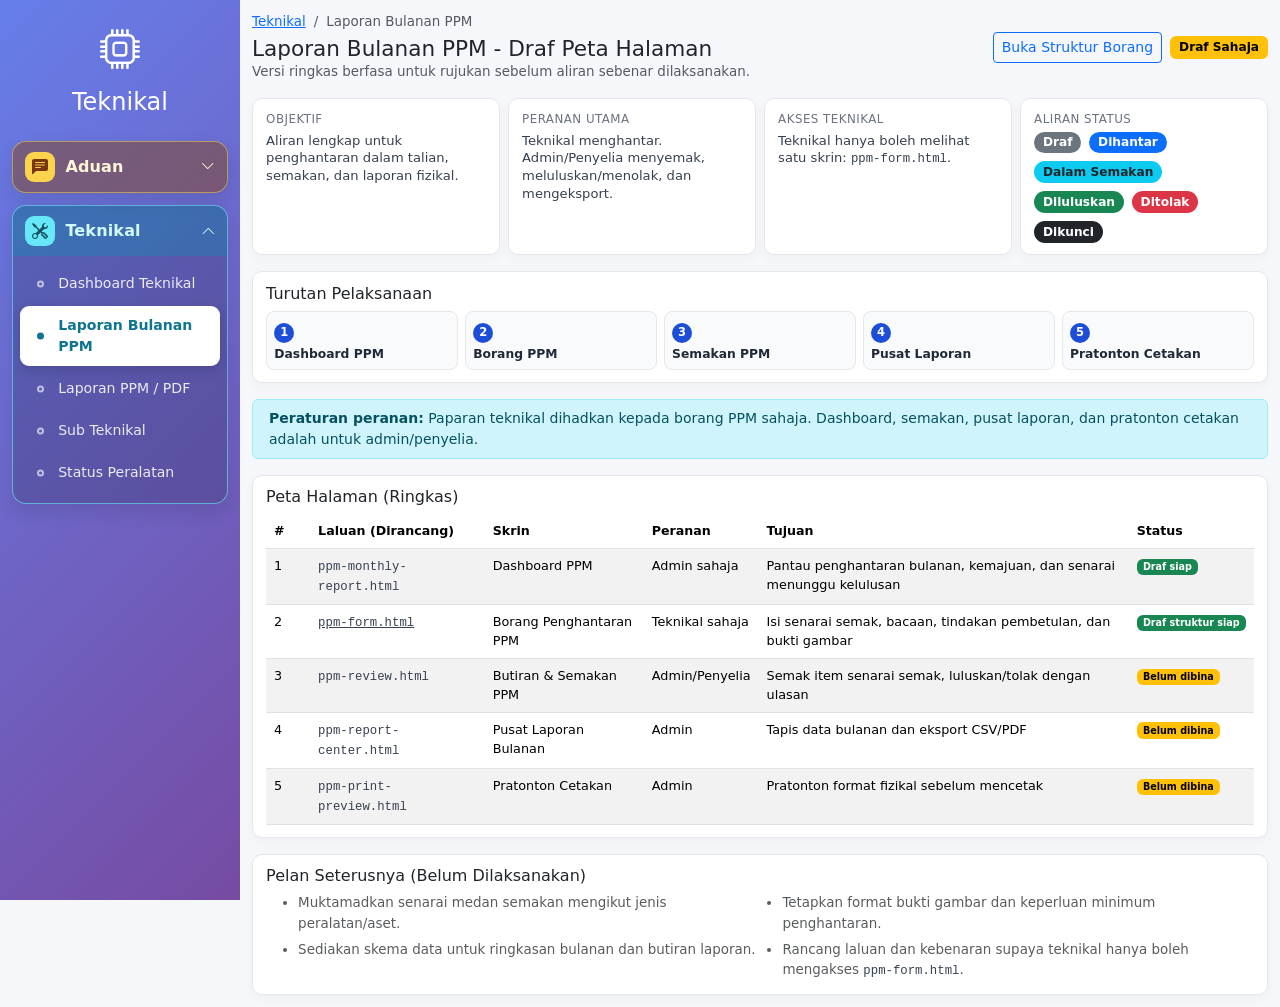
<file: ppm-monthly-report.html>
<!DOCTYPE html>
<html lang="ms">
<head>
    <meta charset="UTF-8">
    <meta name="viewport" content="width=device-width, initial-scale=1.0">
    <title>Laporan Bulanan PPM</title>
    <link href="https://cdn.jsdelivr.net/npm/bootstrap@5.3.0/dist/css/bootstrap.min.css" rel="stylesheet">
    <link rel="stylesheet" href="https://cdn.jsdelivr.net/npm/bootstrap-icons@1.11.0/font/bootstrap-icons.min.css">
    <style>
        :root { --sidebar-width: 240px; }
        body { background-color: #f5f7fb; }
        .sidebar { position: fixed; top: 0; left: 0; height: 100vh; width: var(--sidebar-width); background: linear-gradient(135deg, #667eea 0%, #764ba2 100%); color: white; padding-top: 20px; z-index: 1000; }
        .sidebar .nav-link { color: rgba(255, 255, 255, 0.88); padding: 12px 20px; transition: all 0.3s; border-left: 4px solid transparent; }
        .sidebar .nav-link:hover, .sidebar .nav-link.active { color: white; background-color: rgba(255,255,255,0.1); border-left-color: white; }
        .main-content { margin-left: var(--sidebar-width); padding: 24px; min-height: 100vh; }
        .ppm-layout { padding: 12px; }
        .ppm-layout .row.g-3 { --bs-gutter-x: 0.5rem; --bs-gutter-y: 0.5rem; }
        .card-light { background: #ffffff; border: 1px solid #e5e7eb; border-radius: 10px; box-shadow: 0 4px 12px rgba(0,0,0,0.03); }
        .ppm-layout .card-light .card-body { padding: 0.72rem 0.82rem; }
        .badge-stage { border-radius: 16px; font-size: 0.76rem; padding: 0.3rem 0.55rem; }
        .badge-draft { font-size: 0.76rem; padding: 0.34rem 0.56rem; }
        .ppm-layout h2 { font-size: 1.35rem; }
        .ppm-layout h5 { font-size: 1rem; }
        .ppm-layout .small-title { font-size: 0.74rem; text-transform: uppercase; letter-spacing: 0.04em; color: #6b7280; margin-bottom: 0.2rem; }
        .ppm-layout .quick-text { font-size: 0.82rem; color: #374151; margin-bottom: 0; line-height: 1.35; }
        .flow-track { display: grid; grid-template-columns: repeat(5, minmax(0, 1fr)); gap: 0.42rem; }
        .flow-step { border: 1px solid #e5e7eb; border-radius: 8px; background: #f8fafc; padding: 0.45rem; }
        .flow-step .num { display: inline-flex; align-items: center; justify-content: center; width: 20px; height: 20px; border-radius: 50%; background: #1d4ed8; color: #fff; font-size: 0.72rem; font-weight: 700; margin-bottom: 0.28rem; }
        .flow-step .label { display: block; font-size: 0.77rem; font-weight: 600; color: #1f2937; line-height: 1.2; }
        .path-mono { font-family: Consolas, "Courier New", monospace; font-size: 0.77rem; color: #374151; }
        .ppm-layout .table th { font-size: 0.79rem; white-space: nowrap; }
        .ppm-layout .table td { font-size: 0.8rem; }
        .ppm-layout .table .col-no { width: 44px; }
        .ppm-layout .table .col-status { width: 110px; }
        .next-grid { display: grid; grid-template-columns: repeat(2, minmax(0, 1fr)); gap: 0.3rem 0.8rem; }
        .next-grid li { margin-bottom: 0.1rem; }
        .ppm-layout .text-muted.small,
        .ppm-layout .breadcrumb,
        .ppm-layout .table { font-size: 0.84rem; }
        .ppm-layout .table > :not(caption) > * > * { padding: 0.45rem 0.5rem; }
        @media (max-width: 768px) {
            .sidebar { width: 0; overflow: hidden; }
            .sidebar.show { width: var(--sidebar-width); }
            .main-content { margin-left: 0; padding: 16px; }
            .flow-track { grid-template-columns: repeat(2, minmax(0, 1fr)); }
            .next-grid { grid-template-columns: 1fr; }
        }
    </style>
    <link rel="stylesheet" href="navigation.css?v=2">
</head>
<body>
    <div class="sidebar" id="sidebarNav" role="navigation" aria-label="Menu utama">
        <div class="text-center mb-4">
            <i class="bi bi-cpu fs-1"></i>
            <h4 class="mt-2">Teknikal</h4>
        </div>
        <nav class="nav flex-column">
            <div class="nav-item nav-section nav-section-aduan">
                <button class="nav-link w-100 text-start d-flex justify-content-between align-items-center" type="button" data-bs-toggle="collapse" data-bs-target="#aduanMenu" aria-expanded="false" aria-controls="aduanMenu">
                    <span class="nav-section-label"><i class="bi bi-chat-left-text-fill nav-section-icon"></i><span>Aduan</span></span>
                    <i class="bi bi-chevron-down small"></i>
                </button>
                <div class="collapse" id="aduanMenu">
                    <a class="nav-link ps-4" href="index.html">Dashboard Aduan</a>
                    <a class="nav-link ps-4" href="unit-rumah.html">Unit Rumah</a>
                </div>
            </div>
            <div class="nav-item nav-section nav-section-teknikal">
                <button class="nav-link w-100 text-start d-flex justify-content-between align-items-center" type="button" data-bs-toggle="collapse" data-bs-target="#techMenu" aria-expanded="true" aria-controls="techMenu">
                    <span class="nav-section-label"><i class="bi bi-tools nav-section-icon"></i><span>Teknikal</span></span>
                    <i class="bi bi-chevron-down small"></i>
                </button>
                <div class="collapse show" id="techMenu">
                    <a class="nav-link ps-4" href="technical.html">Dashboard Teknikal</a>
                    <a class="nav-link active ps-4" href="ppm-monthly-report.html">Laporan Bulanan PPM</a>
                    <a class="nav-link ps-4" href="ppm-reports.html">Laporan PPM / PDF</a>
                    <a class="nav-link ps-4" href="sub-technical.html">Sub Teknikal</a>
                    <a class="nav-link ps-4" href="technical-equipment.html">Status Peralatan</a>
                </div>
            </div>
        </nav>
    </div>

    <div class="main-content ppm-layout" id="main-content" role="main">
        <div class="d-flex justify-content-between align-items-center mb-3">
            <button class="btn btn-outline-secondary d-md-none me-2" id="sidebarToggle" aria-label="Buka atau tutup menu sisi" aria-controls="sidebarNav" aria-expanded="false"><i class="bi bi-list"></i></button>
            <div>
                <nav aria-label="breadcrumb">
                    <ol class="breadcrumb mb-1">
                        <li class="breadcrumb-item"><a href="technical.html">Teknikal</a></li>
                        <li class="breadcrumb-item active">Laporan Bulanan PPM</li>
                    </ol>
                </nav>
                <h2 class="mb-0">Laporan Bulanan PPM - Draf Peta Halaman</h2>
                <p class="text-muted small mb-0">Versi ringkas berfasa untuk rujukan sebelum aliran sebenar dilaksanakan.</p>
            </div>
            <div class="d-flex align-items-center gap-2">
                <a class="btn btn-sm btn-outline-primary" href="ppm-form.html">Buka Struktur Borang</a>
                <span class="badge text-bg-warning badge-draft">Draf Sahaja</span>
            </div>
        </div>

        <div class="row g-3 mb-3">
            <div class="col-lg-3 col-md-6">
                <div class="card card-light h-100">
                    <div class="card-body">
                        <div class="small-title">Objektif</div>
                        <p class="quick-text">Aliran lengkap untuk penghantaran dalam talian, semakan, dan laporan fizikal.</p>
                    </div>
                </div>
            </div>
            <div class="col-lg-3 col-md-6">
                <div class="card card-light h-100">
                    <div class="card-body">
                        <div class="small-title">Peranan Utama</div>
                        <p class="quick-text">Teknikal menghantar. Admin/Penyelia menyemak, meluluskan/menolak, dan mengeksport.</p>
                    </div>
                </div>
            </div>
            <div class="col-lg-3 col-md-6">
                <div class="card card-light h-100">
                    <div class="card-body">
                        <div class="small-title">Akses Teknikal</div>
                        <p class="quick-text">Teknikal hanya boleh melihat satu skrin: <span class="path-mono">ppm-form.html</span>.</p>
                    </div>
                </div>
            </div>
            <div class="col-lg-3 col-md-6">
                <div class="card card-light h-100">
                    <div class="card-body">
                        <div class="small-title">Aliran Status</div>
                        <div class="d-flex flex-wrap gap-2">
                            <span class="badge bg-secondary badge-stage">Draf</span>
                            <span class="badge bg-primary badge-stage">Dihantar</span>
                            <span class="badge bg-info text-dark badge-stage">Dalam Semakan</span>
                            <span class="badge bg-success badge-stage">Diluluskan</span>
                            <span class="badge bg-danger badge-stage">Ditolak</span>
                            <span class="badge bg-dark badge-stage">Dikunci</span>
                        </div>
                    </div>
                </div>
            </div>
        </div>

        <div class="card card-light mb-3">
            <div class="card-body">
                <h5 class="mb-2">Turutan Pelaksanaan</h5>
                <div class="flow-track">
                    <div class="flow-step"><span class="num">1</span><span class="label">Dashboard PPM</span></div>
                    <div class="flow-step"><span class="num">2</span><span class="label">Borang PPM</span></div>
                    <div class="flow-step"><span class="num">3</span><span class="label">Semakan PPM</span></div>
                    <div class="flow-step"><span class="num">4</span><span class="label">Pusat Laporan</span></div>
                    <div class="flow-step"><span class="num">5</span><span class="label">Pratonton Cetakan</span></div>
                </div>
            </div>
        </div>

        <div class="alert alert-info py-2 px-3 mb-3 small" role="alert">
            <strong>Peraturan peranan:</strong> Paparan teknikal dihadkan kepada borang PPM sahaja. Dashboard, semakan, pusat laporan, dan pratonton cetakan adalah untuk admin/penyelia.
        </div>

        <div class="card card-light mb-3">
            <div class="card-body">
                <h5 class="mb-2">Peta Halaman (Ringkas)</h5>
                <div class="table-responsive">
                    <table class="table table-striped table-hover mb-0">
                        <thead>
                            <tr>
                                <th class="col-no">#</th>
                                <th>Laluan (Dirancang)</th>
                                <th>Skrin</th>
                                <th>Peranan</th>
                                <th>Tujuan</th>
                                <th class="col-status">Status</th>
                            </tr>
                        </thead>
                        <tbody>
                            <tr>
                                <td>1</td>
                                <td><span class="path-mono">ppm-monthly-report.html</span></td>
                                <td>Dashboard PPM</td>
                                <td>Admin sahaja</td>
                                <td>Pantau penghantaran bulanan, kemajuan, dan senarai menunggu kelulusan</td>
                                <td><span class="badge text-bg-success">Draf siap</span></td>
                            </tr>
                            <tr>
                                <td>2</td>
                                <td><a class="path-mono" href="ppm-form.html">ppm-form.html</a></td>
                                <td>Borang Penghantaran PPM</td>
                                <td>Teknikal sahaja</td>
                                <td>Isi senarai semak, bacaan, tindakan pembetulan, dan bukti gambar</td>
                                <td><span class="badge text-bg-success">Draf struktur siap</span></td>
                            </tr>
                            <tr>
                                <td>3</td>
                                <td><span class="path-mono">ppm-review.html</span></td>
                                <td>Butiran & Semakan PPM</td>
                                <td>Admin/Penyelia</td>
                                <td>Semak item senarai semak, luluskan/tolak dengan ulasan</td>
                                <td><span class="badge text-bg-warning">Belum dibina</span></td>
                            </tr>
                            <tr>
                                <td>4</td>
                                <td><span class="path-mono">ppm-report-center.html</span></td>
                                <td>Pusat Laporan Bulanan</td>
                                <td>Admin</td>
                                <td>Tapis data bulanan dan eksport CSV/PDF</td>
                                <td><span class="badge text-bg-warning">Belum dibina</span></td>
                            </tr>
                            <tr>
                                <td>5</td>
                                <td><span class="path-mono">ppm-print-preview.html</span></td>
                                <td>Pratonton Cetakan</td>
                                <td>Admin</td>
                                <td>Pratonton format fizikal sebelum mencetak</td>
                                <td><span class="badge text-bg-warning">Belum dibina</span></td>
                            </tr>
                        </tbody>
                    </table>
                </div>
            </div>
        </div>

        <div class="card card-light">
            <div class="card-body">
                <h5 class="mb-2">Pelan Seterusnya (Belum Dilaksanakan)</h5>
                <ul class="small text-muted mb-0 next-grid">
                    <li>Muktamadkan senarai medan semakan mengikut jenis peralatan/aset.</li>
                    <li>Tetapkan format bukti gambar dan keperluan minimum penghantaran.</li>
                    <li>Sediakan skema data untuk ringkasan bulanan dan butiran laporan.</li>
                    <li>Rancang laluan dan kebenaran supaya teknikal hanya boleh mengakses <span class="path-mono">ppm-form.html</span>.</li>
                </ul>
            </div>
        </div>
    </div>

    <script src="https://cdn.jsdelivr.net/npm/bootstrap@5.3.0/dist/js/bootstrap.bundle.min.js"></script>
    <script>
        document.getElementById('sidebarToggle')?.addEventListener('click', () => {
            const sidebar = document.getElementById('sidebarNav');
            sidebar?.classList.toggle('show');
        });
    </script>
</body>
</html>
</file>
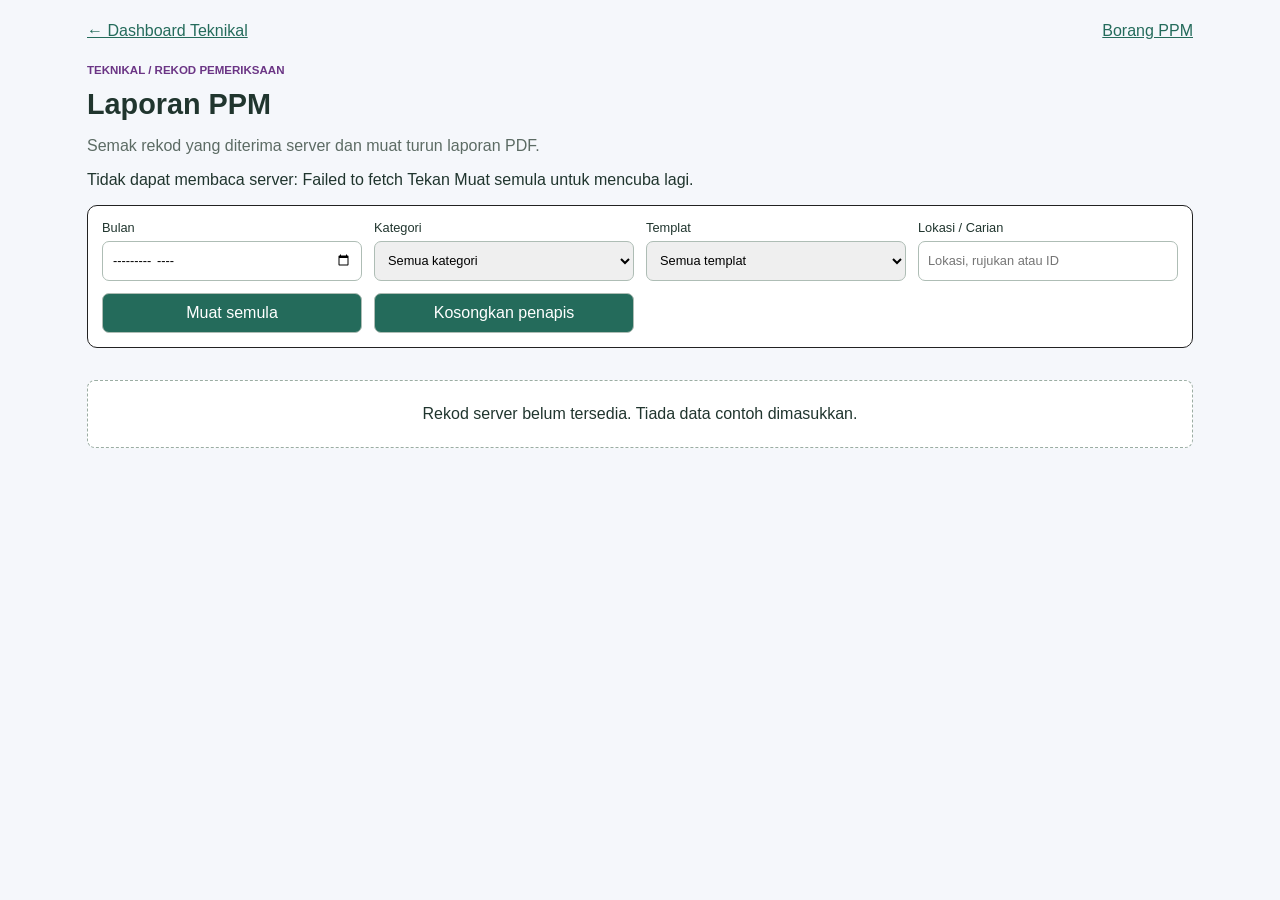
<file: ppm-reports.html>
<!doctype html>
<html lang="ms"><head><meta charset="utf-8"><meta name="viewport" content="width=device-width, initial-scale=1"><title>Laporan PPM - Banjaria Court</title><link rel="stylesheet" href="ppm-reports.css?v=20261019-3"></head>
<body><main class="reports-shell">
<nav class="reports-nav"><a href="technical.html">← Dashboard Teknikal</a><a href="ppm-form.html">Borang PPM</a></nav>
<header><p class="eyebrow">TEKNIKAL / REKOD PEMERIKSAAN</p><h1>Laporan PPM</h1><p>Semak rekod yang diterima server dan muat turun laporan PDF.</p></header>
<p id="reportStatus" role="status">Memuatkan rekod server...</p>
<section class="filters" aria-label="Tapis laporan">
<label>Bulan<input id="monthFilter" type="month"></label>
<label>Kategori<select id="categoryFilter"><option value="">Semua kategori</option></select></label>
<label>Templat<select id="templateFilter"><option value="">Semua templat</option></select></label>
<label>Lokasi / Carian<input id="searchFilter" type="search" placeholder="Lokasi, rujukan atau ID"></label>
<button type="button" id="refreshReports">Muat semula</button><button type="button" id="clearFilters">Kosongkan penapis</button>
</section>
<p id="reportCount" aria-live="polite"></p><div id="reportList" class="report-list"></div>
<dialog id="reportDialog" aria-labelledby="previewTitle"><div class="preview-toolbar"><h2 id="previewTitle">Laporan PPM</h2><button type="button" id="downloadPdf">Muat Turun PDF</button><button type="button" id="closePreview">Tutup</button></div><p id="pdfStatus" role="status"></p><article id="reportPreview"></article></dialog>
</main><script src="backend-config.js"></script><script src="vendor/jspdf.umd.min.js"></script><script src="vendor/jspdf.plugin.autotable.min.js"></script><script src="ppm-report-templates.js?v=20261019-2"></script><script src="ppm-reports.js?v=20261019-4"></script></body></html>
</file>
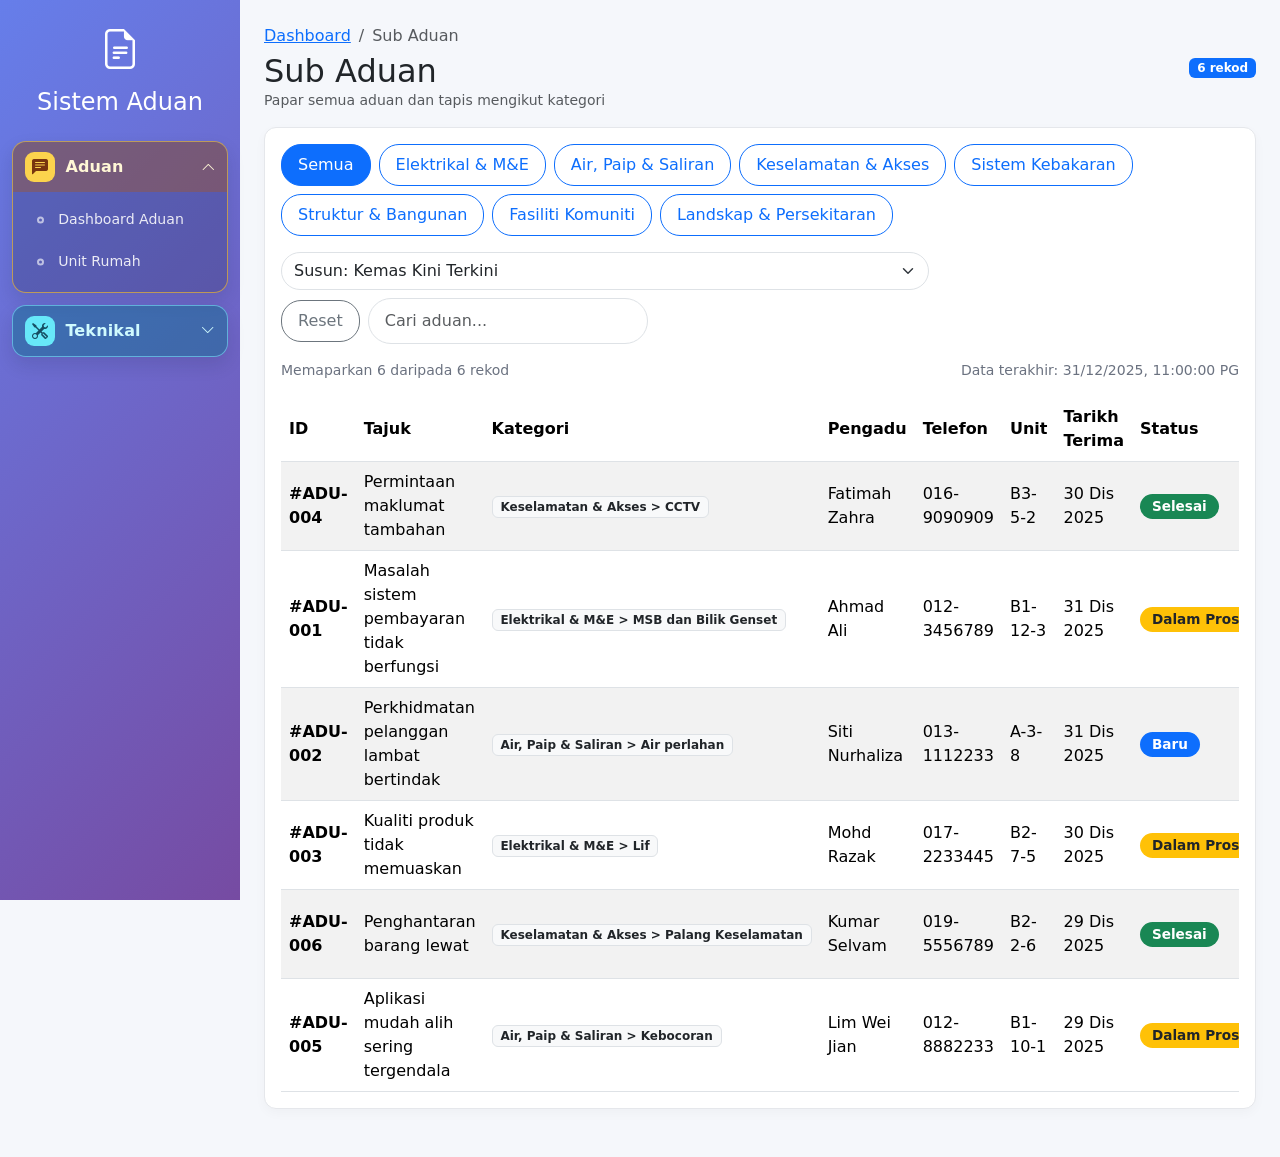
<file: sub-aduan.html>
<!DOCTYPE html>
<html lang="ms">
<head>
    <meta charset="UTF-8">
    <meta name="viewport" content="width=device-width, initial-scale=1.0">
    <title>Sub Aduan</title>
    <link href="https://cdn.jsdelivr.net/npm/bootstrap@5.3.0/dist/css/bootstrap.min.css" rel="stylesheet">
    <link rel="stylesheet" href="https://cdn.jsdelivr.net/npm/bootstrap-icons@1.11.0/font/bootstrap-icons.min.css">
    <style>
        :root { --sidebar-width: 240px; }
        body { background-color: #f5f7fb; }
        .sidebar { position: fixed; top: 0; left: 0; height: 100vh; width: var(--sidebar-width); background: linear-gradient(135deg, #667eea 0%, #764ba2 100%); color: white; padding-top: 20px; z-index: 1000; }
        .sidebar .nav-link { color: rgba(255, 255, 255, 0.88); padding: 12px 20px; transition: all 0.3s; border-left: 4px solid transparent; }
        .sidebar .nav-link:hover, .sidebar .nav-link.active { color: white; background-color: rgba(255,255,255,0.1); border-left-color: white; }
        .main-content { margin-left: var(--sidebar-width); padding: 24px; min-height: 100vh; }
        .card-light { background: #ffffff; border: 1px solid #e5e7eb; border-radius: 12px; box-shadow: 0 4px 12px rgba(0,0,0,0.03); }
        .search-box { border-radius: 24px; padding: 10px 16px; min-width: 220px; }
        .filter-btn { border-radius: 20px; padding: 8px 16px; }
        .sort-select { border-radius: 20px; min-width: 220px; }
        .sync-meta { color: #6b7280; }
        .table-responsive td, .table-responsive th { vertical-align: middle; }
        .badge-status { padding: 6px 12px; border-radius: 20px; font-size: 0.85rem; }

        .aduan-modal-compact .modal-content {
            border: 1px solid #e5e7eb;
            border-radius: 12px;
            overflow: hidden;
        }

        .aduan-modal-compact {
            --aduan-modal-body-height: clamp(340px, 60vh, 470px);
            --aduan-details-min-height: 136px;
        }

        .aduan-modal-compact .modal-header {
            padding: 0.62rem 0.8rem;
            border-bottom: 1px solid #edf0f5;
        }

        .aduan-modal-compact .modal-body {
            padding: 0.72rem 0.8rem;
            height: var(--aduan-modal-body-height);
            overflow-y: auto;
        }

        .aduan-modal-compact .modal-footer {
            padding: 0.62rem 0.8rem;
            border-top: 1px solid #edf0f5;
            gap: 0.4rem;
        }

        .aduan-modal-compact .row {
            --bs-gutter-x: 0.5rem;
            --bs-gutter-y: 0.5rem;
        }

        .aduan-modal-compact .aduan-meta-grid {
            --bs-gutter-x: 0.42rem;
            --bs-gutter-y: 0.34rem;
        }

        .aduan-modal-compact .aduan-meta-field .form-label {
            margin-bottom: 0.14rem;
            font-size: 0.72rem;
            line-height: 1.1;
        }

        .aduan-modal-compact .aduan-meta-field .form-control,
        .aduan-modal-compact .aduan-meta-field .form-select {
            padding: 0.3rem 0.48rem;
            font-size: 0.8rem;
            min-height: calc(1.32em + 0.54rem + 2px);
        }

        .aduan-modal-compact .form-label {
            margin-bottom: 0.22rem;
            font-size: 0.78rem;
            font-weight: 600;
            color: #4b5563;
        }

        .aduan-modal-compact .form-control,
        .aduan-modal-compact .form-select {
            padding: 0.38rem 0.55rem;
            font-size: 0.84rem;
            min-height: calc(1.5em + 0.72rem + 2px);
        }

        .aduan-modal-compact textarea.form-control {
            min-height: var(--aduan-details-min-height);
            resize: vertical;
        }

        .aduan-modal-compact .invalid-feedback {
            margin-top: 0.2rem;
            font-size: 0.72rem;
        }

        .aduan-modal-compact .btn {
            padding: 0.34rem 0.68rem;
            font-size: 0.82rem;
        }

        .aduan-modal-mode-view .form-control,
        .aduan-modal-mode-view .form-select {
            background: #f8fafc;
            color: #1f2937;
            opacity: 1;
        }

        .aduan-modal-mode-view .aduan-meta-grid {
            --bs-gutter-x: 0.34rem;
            --bs-gutter-y: 0.28rem;
        }

        .aduan-modal-mode-view .aduan-meta-field .form-label {
            margin-bottom: 0.08rem;
            font-size: 0.66rem;
        }

        .aduan-modal-mode-view .aduan-meta-field .form-control,
        .aduan-modal-mode-view .aduan-meta-field .form-select {
            padding: 0.24rem 0.42rem;
            font-size: 0.76rem;
            min-height: calc(1.18em + 0.42rem + 2px);
        }

        .aduan-modal-mode-view .invalid-feedback {
            display: none;
        }

        .aduan-modal-mode-view textarea.form-control {
            min-height: var(--aduan-details-min-height);
        }

        .aduan-image-wrap {
            border: 1px solid #e5e7eb;
            border-radius: 10px;
            background: #f8fafc;
            padding: 0.45rem;
        }

        .aduan-image-grid {
            display: grid;
            grid-template-columns: repeat(auto-fill, minmax(105px, 1fr));
            gap: 0.4rem;
        }

        .aduan-image-item {
            position: relative;
            border: 1px solid #e5e7eb;
            border-radius: 8px;
            overflow: hidden;
            background: #fff;
        }

        .aduan-image-item img {
            display: block;
            width: 100%;
            height: 84px;
            object-fit: cover;
            background: #f3f4f6;
        }

        .aduan-image-caption {
            font-size: 0.67rem;
            color: #4b5563;
            padding: 0.25rem 0.32rem;
            white-space: nowrap;
            overflow: hidden;
            text-overflow: ellipsis;
        }

        .aduan-image-details-view {
            font-size: 0.68rem;
            color: #6b7280;
            padding: 0 0.32rem 0.28rem;
            white-space: nowrap;
            overflow: hidden;
            text-overflow: ellipsis;
        }

        .aduan-image-details-input {
            border: 0;
            border-top: 1px solid #edf0f5;
            border-radius: 0;
            font-size: 0.72rem;
            padding: 0.24rem 0.32rem;
            min-height: calc(1.4em + 0.45rem + 2px);
        }

        .aduan-image-details-input:focus {
            box-shadow: none;
            border-color: #d6dbe3;
        }

        .aduan-image-remove {
            position: absolute;
            top: 0.2rem;
            right: 0.2rem;
            padding: 0.08rem 0.25rem;
            font-size: 0.68rem;
            line-height: 1.1;
        }

        .aduan-image-empty {
            border: 1px dashed #d1d5db;
            border-radius: 8px;
            padding: 0.65rem;
            text-align: center;
            font-size: 0.78rem;
            color: #6b7280;
            background: #fff;
        }

        .aduan-modal-mode-view .aduan-image-editor,
        .aduan-modal-mode-view .aduan-image-remove {
            display: none;
        }

        @media (max-width: 768px) {
            .aduan-modal-compact {
                --aduan-modal-body-height: clamp(310px, 56vh, 390px);
            }

            .aduan-modal-compact .modal-body,
            .aduan-modal-compact .modal-header,
            .aduan-modal-compact .modal-footer {
                padding-left: 0.68rem;
                padding-right: 0.68rem;
            }
        }

        @media (max-width: 768px) { .sidebar { width: 0; overflow: hidden; } .sidebar.show { width: var(--sidebar-width); } .main-content { margin-left: 0; padding: 16px; } }
    </style>
    <link rel="stylesheet" href="navigation.css?v=2">
</head>
<body>
    <div class="sidebar" id="sidebarNav" role="navigation" aria-label="Menu utama">
        <div class="text-center mb-4">
            <i class="bi bi-file-earmark-text fs-1"></i>
            <h4 class="mt-2">Sistem Aduan</h4>
        </div>
        <nav class="nav flex-column">
            <div class="nav-item nav-section nav-section-aduan">
                <button class="nav-link w-100 text-start d-flex justify-content-between align-items-center" type="button" data-bs-toggle="collapse" data-bs-target="#aduanMenu" aria-expanded="true" aria-controls="aduanMenu">
                    <span class="nav-section-label"><i class="bi bi-chat-left-text-fill nav-section-icon"></i><span>Aduan</span></span>
                    <i class="bi bi-chevron-down small"></i>
                </button>
                <div class="collapse show" id="aduanMenu">
                    <a class="nav-link ps-4" href="index.html">Dashboard Aduan</a>
                    <a class="nav-link ps-4" href="unit-rumah.html">Unit Rumah</a>
                </div>
            </div>
            <div class="nav-item nav-section nav-section-teknikal">
                <button class="nav-link w-100 text-start d-flex justify-content-between align-items-center" type="button" data-bs-toggle="collapse" data-bs-target="#techMenu" aria-expanded="false" aria-controls="techMenu">
                    <span class="nav-section-label"><i class="bi bi-tools nav-section-icon"></i><span>Teknikal</span></span>
                    <i class="bi bi-chevron-down small"></i>
                </button>
                <div class="collapse" id="techMenu">
                    <a class="nav-link ps-4" href="technical.html">Dashboard Teknikal</a>
                    <a class="nav-link ps-4" href="ppm-monthly-report.html">Laporan Bulanan PPM</a>
                    <a class="nav-link ps-4" href="sub-technical.html">Sub Teknikal</a>
                    <a class="nav-link ps-4" href="technical-equipment.html">Status Peralatan</a>
                </div>
            </div>
        </nav>
    </div>

    <div class="main-content" id="main-content" role="main">
        <div class="d-flex justify-content-between align-items-center mb-3">
            <button class="btn btn-outline-secondary d-md-none me-2" id="sidebarToggle" aria-label="Toggle sidebar" aria-controls="sidebarNav" aria-expanded="false"><i class="bi bi-list"></i></button>
            <div>
                <nav aria-label="breadcrumb"><ol class="breadcrumb mb-1"><li class="breadcrumb-item"><a href="index.html">Dashboard</a></li><li class="breadcrumb-item active">Sub Aduan</li></ol></nav>
                <h2 class="mb-0">Sub Aduan</h2>
                <p class="text-muted small mb-0">Papar semua aduan dan tapis mengikut kategori</p>
            </div>
            <div class="d-flex align-items-center gap-2">
                <span class="badge bg-primary" id="countBadge">0 rekod</span>
            </div>
        </div>

        <div class="card card-light mb-4">
            <div class="card-body">
                <div class="d-flex flex-wrap gap-3 justify-content-between align-items-center mb-3">
                    <div class="d-flex flex-wrap gap-2 align-items-center" id="categoryFilters" aria-label="Penapis kategori"></div>
                    <div class="d-flex flex-wrap gap-2 align-items-center">
                        <label for="subAduanSort" class="visually-hidden">Susun rekod aduan</label>
                        <select class="form-select sort-select" id="subAduanSort" aria-label="Susun rekod aduan">
                            <option value="updated">Susun: Kemas Kini Terkini</option>
                            <option value="date">Susun: Tarikh Terima Terkini</option>
                            <option value="status">Susun: Status</option>
                        </select>
                        <button class="btn btn-outline-secondary filter-btn" type="button" id="subAduanReset">Reset</button>
                        <label for="searchAduan" class="visually-hidden">Cari aduan</label>
                        <input type="text" class="form-control search-box" id="searchAduan" placeholder="Cari aduan..." aria-label="Cari aduan" style="width:280px;">
                    </div>
                </div>
                <div class="d-flex justify-content-between align-items-center mb-3 small sync-meta">
                    <span id="subAduanResultInfo">Memaparkan 0 rekod</span>
                    <span id="subAduanLastSync">Data terakhir: -</span>
                </div>
                <div class="table-responsive">
                    <table class="table table-hover table-striped mb-0">
                        <thead>
                            <tr>
                                <th>ID</th>
                                <th>Tajuk</th>
                                <th>Kategori</th>
                                <th>Pengadu</th>
                                <th>Telefon</th>
                                <th>Unit</th>
                                <th>Tarikh Terima</th>
                                <th>Status</th>
                                <th>Kemas Kini</th>
                                <th>Tindakan</th>
                            </tr>
                        </thead>
                        <tbody id="subAduanBody"></tbody>
                    </table>
                </div>
            </div>
        </div>
    </div>

    <script src="https://cdn.jsdelivr.net/npm/bootstrap@5.3.0/dist/js/bootstrap.bundle.min.js"></script>
    <script src="dashboard-store.js?v=20261001-1"></script>
    <script src="backend-config.js"></script>
    <script>
        document.addEventListener('DOMContentLoaded', () => {
            const store = window.DashboardStore;

            if (!store) {
                console.error('DashboardStore tidak ditemui. Pastikan dashboard-store.js dimuatkan.');
                return;
            }

            const refs = {
                sidebarToggle: document.getElementById('sidebarToggle'),
                sidebar: document.querySelector('.sidebar'),
                filterWrap: document.getElementById('categoryFilters'),
                searchInput: document.getElementById('searchAduan'),
                sortInput: document.getElementById('subAduanSort'),
                resetBtn: document.getElementById('subAduanReset'),
                resultInfo: document.getElementById('subAduanResultInfo'),
                lastSync: document.getElementById('subAduanLastSync'),
                tableBody: document.getElementById('subAduanBody'),
                countBadge: document.getElementById('countBadge'),
                editUnitInput: document.getElementById('editUnit'),
                unitOptionsList: document.getElementById('editUnitOptions'),
                aduanModalEl: document.getElementById('aduanEditModal'),
                aduanModalDialog: document.getElementById('aduanModalDialog'),
                aduanForm: document.getElementById('aduanEditForm'),
                aduanModalLabel: document.getElementById('aduanEditModalLabel'),
                aduanCloseBtn: document.getElementById('aduanModalCloseBtn'),
                aduanViewEditBtn: document.getElementById('aduanViewEditBtn'),
                aduanSubmitBtn: document.getElementById('aduanSubmitBtn'),
                imageInput: document.getElementById('editImageUpload'),
                imageFeedback: document.getElementById('editImageFeedback'),
                imagePreview: document.getElementById('editImagePreview')
            };

            const formFields = {
                title: document.getElementById('editTitle'),
                categoryMain: document.getElementById('editCategoryMain'),
                category: document.getElementById('editCategory'),
                reporter: document.getElementById('editReporter'),
                phone: document.getElementById('editPhone'),
                unit: document.getElementById('editUnit'),
                date: document.getElementById('editDate'),
                status: document.getElementById('editStatus'),
                details: document.getElementById('editDetails')
            };

            let complaints = store.loadComplaints();
            const unitMasterList = typeof store.getUnitList === 'function' ? store.getUnitList() : [];
            let currentCategory = 'Semua';
            let searchTerm = '';
            let sortMode = 'updated';
            let editingId = null;
            let viewingId = null;
            let returnToViewAfterSave = false;
            let draftImages = [];
            const MAX_ADUAN_IMAGE_BYTES = 350 * 1024;
            const MAIN_CATEGORY_ADD_NEW_VALUE = '__ADD_NEW_MAIN_CATEGORY__';
            const SUB_CATEGORY_ADD_NEW_VALUE = '__ADD_NEW_SUB_CATEGORY__';

            const aduanModal = refs.aduanModalEl ? new bootstrap.Modal(refs.aduanModalEl) : null;

            init();

            function init() {
                renderUnitOptions();
                bindEvents();
                refreshData();
                refreshComplaintsFromBackend();
            }

            function renderUnitOptions() {
                if (!refs.unitOptionsList) return;
                refs.unitOptionsList.innerHTML = unitMasterList
                    .map((unit) => `<option value="${unit}"></option>`)
                    .join('');
            }

            function normalizeCategoryName(value) {
                return String(value || '').replace(/\s+/g, ' ').trim();
            }

            function buildUniqueCategoryList(...sources) {
                const list = [];
                const seen = new Set();

                sources.forEach((source) => {
                    const rows = Array.isArray(source) ? source : [];
                    rows.forEach((entry) => {
                        const category = normalizeCategoryName(entry);
                        if (!category) {
                            return;
                        }

                        const key = category.toLocaleLowerCase('ms');
                        if (seen.has(key)) {
                            return;
                        }

                        seen.add(key);
                        list.push(category);
                    });
                });

                return list;
            }

            function getCategoryTree() {
                return typeof store.loadComplaintCategoryTree === 'function'
                    ? store.loadComplaintCategoryTree()
                    : {};
            }

            function matchMainCategoryName(categoryTree, candidate) {
                const normalizedCandidate = normalizeCategoryName(candidate);
                if (!normalizedCandidate) {
                    return '';
                }

                const matchedMainCategory = Object.keys(categoryTree || {}).find(
                    (entry) => entry.toLocaleLowerCase('ms') === normalizedCandidate.toLocaleLowerCase('ms')
                );

                return matchedMainCategory || '';
            }

            function getMainCategoryCatalog() {
                const categoryTree = getCategoryTree();
                const fromTree = Object.keys(categoryTree);
                const fromComplaints = complaints
                    .map((entry) => normalizeCategoryName(entry.categoryMain))
                    .filter(Boolean);

                return buildUniqueCategoryList(fromTree, fromComplaints);
            }

            function getSubCategoryCatalog(mainCategory) {
                const categoryTree = getCategoryTree();
                const matchedMainCategory = matchMainCategoryName(categoryTree, mainCategory) || normalizeCategoryName(mainCategory);
                if (!matchedMainCategory) {
                    return [];
                }

                const fromTree = Array.isArray(categoryTree[matchedMainCategory])
                    ? categoryTree[matchedMainCategory]
                    : [];
                const fromComplaints = complaints
                    .filter(
                        (entry) => normalizeCategoryName(entry.categoryMain).toLocaleLowerCase('ms')
                            === matchedMainCategory.toLocaleLowerCase('ms')
                    )
                    .map((entry) => normalizeCategoryName(entry.categorySub || entry.category))
                    .filter(Boolean);

                return buildUniqueCategoryList(fromTree, fromComplaints);
            }

            function renderMainCategoryOptions(selectedMainCategory = '') {
                if (!formFields.categoryMain) {
                    return '';
                }

                const categoryTree = getCategoryTree();
                const mainCategories = buildUniqueCategoryList(getMainCategoryCatalog(), [selectedMainCategory]);
                const normalizedSelected = normalizeCategoryName(selectedMainCategory || formFields.categoryMain.value);
                const selectedMain = mainCategories.find(
                    (entry) => entry.toLocaleLowerCase('ms') === normalizedSelected.toLocaleLowerCase('ms')
                ) || '';

                const options = [
                    `<option value="" disabled ${selectedMain ? '' : 'selected'}>Pilih kategori utama</option>`,
                    ...mainCategories.map((entry) => `<option value="${escapeHtml(entry)}">${escapeHtml(entry)}</option>`),
                    `<option value="${MAIN_CATEGORY_ADD_NEW_VALUE}">+ Tambah kategori utama baharu...</option>`
                ].join('');

                formFields.categoryMain.innerHTML = options;
                formFields.categoryMain.value = selectedMain || '';
                formFields.categoryMain.dataset.prevValue = formFields.categoryMain.value;

                return matchMainCategoryName(categoryTree, selectedMain) || selectedMain;
            }

            function renderEditSubCategoryOptions(mainCategory = '', selectedSubCategory = '') {
                if (!formFields.category) {
                    return '';
                }

                const categoryTree = getCategoryTree();
                const matchedMainCategory = matchMainCategoryName(categoryTree, mainCategory) || normalizeCategoryName(mainCategory);
                if (!matchedMainCategory) {
                    formFields.category.innerHTML = '<option value="" selected disabled>Pilih kategori utama dahulu</option>';
                    formFields.category.value = '';
                    formFields.category.dataset.prevValue = '';
                    formFields.category.disabled = true;
                    return '';
                }

                const subCategories = buildUniqueCategoryList(
                    getSubCategoryCatalog(matchedMainCategory),
                    [selectedSubCategory]
                );
                const normalizedSelected = normalizeCategoryName(selectedSubCategory || formFields.category.value);
                const selectedSub = subCategories.find(
                    (entry) => entry.toLocaleLowerCase('ms') === normalizedSelected.toLocaleLowerCase('ms')
                ) || '';

                const options = [
                    `<option value="" disabled ${selectedSub ? '' : 'selected'}>Pilih subkategori</option>`,
                    ...subCategories.map((entry) => `<option value="${escapeHtml(entry)}">${escapeHtml(entry)}</option>`),
                    `<option value="${SUB_CATEGORY_ADD_NEW_VALUE}">+ Tambah subkategori baharu...</option>`
                ].join('');

                formFields.category.disabled = false;
                formFields.category.innerHTML = options;
                formFields.category.value = selectedSub || '';
                formFields.category.dataset.prevValue = formFields.category.value;
                return selectedSub;
            }

            function renderEditCategoryFields(mainCategory = '', subCategory = '') {
                const selectedMainCategory = renderMainCategoryOptions(mainCategory);
                return renderEditSubCategoryOptions(selectedMainCategory, subCategory);
            }

            function promptAndAddMainCategory(previousValue = '') {
                const rawValue = window.prompt('Masukkan nama kategori utama baharu:');
                if (rawValue === null) {
                    formFields.categoryMain.value = previousValue;
                    formFields.categoryMain.dataset.prevValue = previousValue;
                    renderEditSubCategoryOptions(previousValue, formFields.category.dataset.prevValue || '');
                    return;
                }

                const normalizedValue = normalizeCategoryName(rawValue);
                if (!normalizedValue) {
                    alert('Nama kategori utama tidak boleh kosong.');
                    formFields.categoryMain.value = previousValue;
                    formFields.categoryMain.dataset.prevValue = previousValue;
                    renderEditSubCategoryOptions(previousValue, formFields.category.dataset.prevValue || '');
                    return;
                }

                const finalMainCategory = typeof store.addComplaintMainCategory === 'function'
                    ? store.addComplaintMainCategory(normalizedValue)
                    : normalizedValue;

                renderCategoryFilters();
                renderEditCategoryFields(finalMainCategory, '');
            }

            function promptAndAddSubCategory(mainCategory, previousValue = '') {
                const matchedMainCategory = normalizeCategoryName(mainCategory);
                if (!matchedMainCategory) {
                    alert('Sila pilih kategori utama terlebih dahulu.');
                    renderEditSubCategoryOptions('', '');
                    return;
                }

                const rawValue = window.prompt(`Masukkan subkategori baharu untuk "${matchedMainCategory}":`);
                if (rawValue === null) {
                    formFields.category.value = previousValue;
                    formFields.category.dataset.prevValue = previousValue;
                    return;
                }

                const normalizedValue = normalizeCategoryName(rawValue);
                if (!normalizedValue) {
                    alert('Nama subkategori tidak boleh kosong.');
                    formFields.category.value = previousValue;
                    formFields.category.dataset.prevValue = previousValue;
                    return;
                }

                const addedCategory = typeof store.addComplaintSubCategory === 'function'
                    ? store.addComplaintSubCategory(matchedMainCategory, normalizedValue)
                    : { mainCategory: matchedMainCategory, subCategory: normalizedValue };

                const finalMainCategory = normalizeCategoryName(addedCategory.mainCategory || matchedMainCategory);
                const finalSubCategory = normalizeCategoryName(addedCategory.subCategory || normalizedValue);

                renderCategoryFilters();
                renderEditCategoryFields(finalMainCategory, finalSubCategory);
            }

            function canonicalizeUnitValue(value) {
                const raw = String(value || '').trim();
                if (!raw) return '';
                if (typeof store.normalizeUnitForMockup === 'function') {
                    return store.normalizeUnitForMockup(raw, 0, raw);
                }
                if (typeof store.normalizeUnit === 'function') {
                    return store.normalizeUnit(raw);
                }
                return raw.toUpperCase();
            }

            function validateUnitField(inputEl) {
                if (!inputEl) return '';
                const raw = String(inputEl.value || '').trim();
                if (!raw) {
                    inputEl.setCustomValidity('');
                    return '';
                }

                const canonical = canonicalizeUnitValue(raw);
                if (!canonical) {
                    inputEl.setCustomValidity('Unit rumah tidak sah.');
                    return '';
                }

                inputEl.value = canonical;
                inputEl.setCustomValidity('');
                return canonical;
            }

            function bindEvents() {
                refs.searchInput?.addEventListener('input', (e) => {
                    searchTerm = e.target.value.toLowerCase();
                    renderTable();
                });

                refs.sortInput?.addEventListener('change', (e) => {
                    sortMode = e.target.value;
                    renderTable();
                });

                refs.resetBtn?.addEventListener('click', () => {
                    currentCategory = 'Semua';
                    searchTerm = '';
                    sortMode = 'updated';
                    refs.searchInput.value = '';
                    refs.sortInput.value = 'updated';
                    renderCategoryFilters();
                    renderTable();
                });

                refs.editUnitInput?.addEventListener('input', () => {
                    refs.editUnitInput.setCustomValidity('');
                });

                refs.editUnitInput?.addEventListener('blur', () => {
                    validateUnitField(refs.editUnitInput);
                });

                formFields.categoryMain?.addEventListener('focus', () => {
                    formFields.categoryMain.dataset.prevValue = normalizeCategoryName(formFields.categoryMain.value);
                });

                formFields.categoryMain?.addEventListener('change', () => {
                    if (formFields.categoryMain.value !== MAIN_CATEGORY_ADD_NEW_VALUE) {
                        const selectedMainCategory = normalizeCategoryName(formFields.categoryMain.value);
                        formFields.categoryMain.dataset.prevValue = selectedMainCategory;
                        renderEditSubCategoryOptions(selectedMainCategory, '');
                        return;
                    }

                    const previousMainCategory = normalizeCategoryName(formFields.categoryMain.dataset.prevValue || '');
                    promptAndAddMainCategory(previousMainCategory);
                });

                formFields.category?.addEventListener('focus', () => {
                    formFields.category.dataset.prevValue = normalizeCategoryName(formFields.category.value);
                });

                formFields.category?.addEventListener('change', () => {
                    if (formFields.category.value !== SUB_CATEGORY_ADD_NEW_VALUE) {
                        formFields.category.dataset.prevValue = normalizeCategoryName(formFields.category.value);
                        return;
                    }

                    const selectedMainCategory = normalizeCategoryName(formFields.categoryMain?.value || '');
                    const previousSubCategory = normalizeCategoryName(formFields.category.dataset.prevValue || '');
                    promptAndAddSubCategory(selectedMainCategory, previousSubCategory);
                });

                refs.aduanForm?.addEventListener('submit', handleSubmit);

                refs.aduanViewEditBtn?.addEventListener('click', () => {
                    if (viewingId) {
                        openEdit(viewingId);
                    }
                });

                refs.imageInput?.addEventListener('change', (event) => {
                    void handleImageSelection(event);
                });

                refs.imagePreview?.addEventListener('click', (event) => {
                    const removeBtn = event.target.closest('button[data-image-remove-index]');
                    if (!removeBtn) return;

                    const index = Number(removeBtn.dataset.imageRemoveIndex);
                    if (Number.isNaN(index)) return;

                    draftImages.splice(index, 1);
                    clearImageFeedback();
                    renderImagePreview();
                });

                refs.imagePreview?.addEventListener('input', (event) => {
                    const detailsInput = event.target.closest('input[data-image-details-index]');
                    if (!detailsInput) return;
                    const index = Number(detailsInput.dataset.imageDetailsIndex);
                    if (Number.isNaN(index) || !draftImages[index]) return;

                    draftImages[index].details = String(detailsInput.value || '').slice(0, 160);
                });

                refs.aduanModalEl?.addEventListener('hidden.bs.modal', () => {
                    editingId = null;
                    viewingId = null;
                    returnToViewAfterSave = false;
                    draftImages = [];
                    setFormReadonly(false);
                    refs.aduanForm?.classList.remove('was-validated');
                    refs.aduanModalDialog?.classList.remove('aduan-modal-mode-view');
                    refs.aduanViewEditBtn?.classList.add('d-none');
                    refs.aduanSubmitBtn?.classList.remove('d-none');
                    if (refs.aduanSubmitBtn) refs.aduanSubmitBtn.disabled = false;
                    if (refs.aduanCloseBtn) refs.aduanCloseBtn.textContent = 'Batal';
                    if (refs.imageInput) refs.imageInput.value = '';
                    clearImageFeedback();
                    renderImagePreview();
                });

                if (refs.sidebarToggle) {
                    refs.sidebarToggle.addEventListener('click', () => {
                        refs.sidebar.classList.toggle('show');
                        refs.sidebarToggle.setAttribute('aria-expanded', refs.sidebar.classList.contains('show'));
                    });
                }

                document.addEventListener('visibilitychange', () => {
                    if (!document.hidden) refreshData();
                });

                window.addEventListener('storage', (event) => {
                    if (event.key === store.STORAGE_KEYS.complaints) {
                        refreshData();
                    }
                });
            }

            function refreshData() {
                complaints = store.loadComplaints();
                renderCategoryFilters();
                renderEditCategoryFields(
                    formFields.categoryMain?.value || '',
                    formFields.category?.value || ''
                );
                renderTable();
            }

            function renderCategoryFilters() {
                if (!refs.filterWrap) return;
                const categories = ['Semua', ...getMainCategoryCatalog()];

                if (!categories.includes(currentCategory)) {
                    currentCategory = 'Semua';
                }

                refs.filterWrap.innerHTML = categories.map(cat => {
                    const active = cat === currentCategory ? 'active' : '';
                    const pressed = cat === currentCategory ? 'true' : 'false';
                    return `<button class="btn btn-outline-primary filter-btn ${active}" data-category="${cat}" aria-pressed="${pressed}">${cat}</button>`;
                }).join('');

                refs.filterWrap.querySelectorAll('button[data-category]').forEach(btn => {
                    btn.addEventListener('click', () => {
                        currentCategory = btn.dataset.category;
                        refs.filterWrap.querySelectorAll('button[data-category]').forEach(b => {
                            b.classList.remove('active');
                            b.setAttribute('aria-pressed', 'false');
                        });
                        btn.classList.add('active');
                        btn.setAttribute('aria-pressed', 'true');
                        renderTable();
                    });
                });
            }

            function getFilteredComplaints() {
                const rows = complaints.filter(c => {
                    const catMatch = currentCategory === 'Semua'
                        ? true
                        : normalizeCategoryName(c.categoryMain) === normalizeCategoryName(currentCategory);
                    const categoryText = `${c.categoryMain || ''} ${c.categorySub || c.category || ''}`;
                    const searchMatch = searchTerm
                        ? `${c.id} ${c.title} ${categoryText} ${c.reporter} ${c.phone} ${c.unit} ${c.details || ''}`.toLowerCase().includes(searchTerm)
                        : true;
                    return catMatch && searchMatch;
                });

                if (sortMode === 'date') {
                    return rows.sort((a, b) => new Date(b.date) - new Date(a.date));
                }

                if (sortMode === 'status') {
                    const rank = { Baru: 0, 'Dalam Proses': 1, Selesai: 2, Ditolak: 3 };
                    return rows.sort((a, b) => (rank[a.status] ?? 99) - (rank[b.status] ?? 99));
                }

                return rows.sort((a, b) => new Date(b.updatedAt || b.date || 0) - new Date(a.updatedAt || a.date || 0));
            }

            function formatComplaintCategoryLabel(complaint) {
                const mainCategory = normalizeCategoryName(complaint?.categoryMain || '');
                const subCategory = normalizeCategoryName(complaint?.categorySub || complaint?.category || '');

                if (mainCategory && subCategory) {
                    return `${mainCategory} > ${subCategory}`;
                }

                return subCategory || mainCategory || '-';
            }

            function renderTable() {
                if (!refs.tableBody) return;
                const rows = getFilteredComplaints();
                refs.countBadge.textContent = `${rows.length} rekod`;
                refs.resultInfo.textContent = `Memaparkan ${rows.length} daripada ${complaints.length} rekod`;

                const latest = store.getLatestUpdatedAt(complaints);
                refs.lastSync.textContent = latest
                    ? `Data terakhir: ${latest.toLocaleString('ms-MY')}`
                    : 'Data terakhir: -';

                if (!rows.length) {
                    refs.tableBody.innerHTML = '<tr><td colspan="10" class="text-center text-muted py-4">Tiada aduan ditemui.</td></tr>';
                    return;
                }

                refs.tableBody.innerHTML = rows.map(c => `
                    <tr>
                        <td><strong>#${c.id}</strong></td>
                        <td>${c.title}</td>
                        <td><span class="badge bg-light text-dark border">${escapeHtml(formatComplaintCategoryLabel(c))}</span></td>
                        <td>${c.reporter}</td>
                        <td>${c.phone || '-'}</td>
                        <td>${c.unit || '-'}</td>
                        <td>${formatDisplayDate(c.date)}</td>
                        <td>${getStatusBadge(c.status)}</td>
                        <td>${formatDateTime(c.updatedAt)}</td>
                        <td class="text-nowrap">
                            <button class="btn btn-sm btn-primary" data-action="view" data-id="${c.id}" title="Lihat"><i class="bi bi-eye"></i></button>
                            <button class="btn btn-sm btn-success" data-action="edit" data-id="${c.id}" title="Edit"><i class="bi bi-pencil"></i></button>
                            <button class="btn btn-sm btn-outline-danger" data-action="delete" data-id="${c.id}" title="Padam"><i class="bi bi-trash"></i></button>
                        </td>
                    </tr>
                `).join('');
            }

            refs.tableBody?.addEventListener('click', (e) => {
                const btn = e.target.closest('button[data-action]');
                if (!btn) return;
                const id = btn.dataset.id;
                if (btn.dataset.action === 'view') {
                    openView(id);
                } else if (btn.dataset.action === 'edit') {
                    openEdit(id);
                } else if (btn.dataset.action === 'delete') {
                    handleDelete(id);
                }
            });

            function formatDisplayDate(dateStr) {
                const d = new Date(dateStr);
                if (Number.isNaN(d.getTime())) return dateStr || '-';
                return d.toLocaleDateString('ms-MY', { day: '2-digit', month: 'short', year: 'numeric' });
            }

            function formatDateTime(dateStr) {
                const d = new Date(dateStr);
                if (Number.isNaN(d.getTime())) return '-';
                return d.toLocaleString('ms-MY');
            }

            function clearImageFeedback() {
                if (!refs.imageFeedback) return;
                refs.imageFeedback.textContent = '';
                refs.imageFeedback.classList.add('d-none');
            }

            function showImageFeedback(message) {
                if (!refs.imageFeedback) return;
                refs.imageFeedback.textContent = message;
                refs.imageFeedback.classList.remove('d-none');
            }

            function normalizeImageAttachmentsForForm(rows) {
                let source = Array.isArray(rows) ? rows : [];
                if (typeof rows === 'string' && rows.trim()) {
                    const raw = rows.trim();
                    source = raw.startsWith('data:image/')
                        ? [raw]
                        : raw.split(/,\s*(?=https?:\/\/)/i).filter(Boolean);
                }
                return source
                    .map((entry, index) => {
                        const rawUrl = typeof entry === 'string' ? entry : entry?.dataUrl || entry?.url;
                        const dataUrl = normalizeDisplayImageUrl(rawUrl);
                        if (!dataUrl.startsWith('data:image/') && !/^https?:\/\//i.test(dataUrl)) return null;
                        return {
                            dataUrl,
                            name: String(entry?.name || `Gambar ${index + 1}`).slice(0, 120),
                            type: String(entry?.type || ''),
                            size: Number.isFinite(Number(entry?.size)) ? Number(entry.size) : 0,
                            details: String(entry?.details || entry?.detail || entry?.description || entry?.caption || entry?.note || '').trim().slice(0, 160)
                        };
                    })
                    .filter(Boolean);
            }

            function normalizeDisplayImageUrl(value) {
                const source = String(value || '').trim();
                const driveFileMatch = source.match(/^https?:\/\/drive\.google\.com\/file\/d\/([^/?#]+)/i);
                const driveQueryMatch = source.match(/^https?:\/\/drive\.google\.com\/(?:uc|open).*?[?&]id=([^&#]+)/i);
                const driveImageMatch = source.match(/^https?:\/\/lh3\.googleusercontent\.com\/d\/([^/?#]+)/i);
                const driveFileId = driveFileMatch?.[1] || driveQueryMatch?.[1] || driveImageMatch?.[1];
                if (driveFileId) {
                    return `https://lh3.googleusercontent.com/d/${encodeURIComponent(decodeURIComponent(driveFileId))}`;
                }
                return source;
            }

            function renderImagePreview() {
                if (!refs.imagePreview) return;

                if (!draftImages.length) {
                    refs.imagePreview.innerHTML = '<div class="aduan-image-empty">Tiada gambar dilampirkan.</div>';
                    return;
                }

                const isViewMode = refs.aduanModalDialog?.classList.contains('aduan-modal-mode-view');
                refs.imagePreview.innerHTML = draftImages.map((image, index) => `
                    <div class="aduan-image-item">
                        <img src="${escapeHtml(image.dataUrl)}" alt="${escapeHtml(image.name || `Gambar ${index + 1}`)}">
                        ${isViewMode ? '' : `<button type="button" class="btn btn-sm btn-danger aduan-image-remove" data-image-remove-index="${index}"><i class="bi bi-x-lg"></i></button>`}
                        <div class="aduan-image-caption">${escapeHtml(image.name || `Gambar ${index + 1}`)}</div>
                        ${isViewMode
                            ? `<div class="aduan-image-details-view">${escapeHtml(String(image.details || '').trim() || 'Tiada detail')}</div>`
                            : `<input type="text" class="form-control aduan-image-details-input" data-image-details-index="${index}" maxlength="160" placeholder="Detail gambar (opsyenal)" value="${escapeHtml(String(image.details || ''))}">`
                        }
                    </div>
                `).join('');
            }

            function readImageAsDataUrl(file) {
                return new Promise((resolve, reject) => {
                    const reader = new FileReader();
                    reader.onload = () => resolve(String(reader.result || ''));
                    reader.onerror = () => reject(new Error('Gagal membaca fail gambar.'));
                    reader.readAsDataURL(file);
                });
            }

            async function handleImageSelection(event) {
                const files = Array.from(event.target.files || []);
                if (!files.length) return;

                clearImageFeedback();

                const selectedFiles = files;
                const issues = [];

                for (const file of selectedFiles) {
                    if (!String(file.type || '').startsWith('image/')) {
                        issues.push(`${file.name}: format fail bukan gambar.`);
                        continue;
                    }

                    if (file.size > MAX_ADUAN_IMAGE_BYTES) {
                        issues.push(`${file.name}: melebihi 350KB.`);
                        continue;
                    }

                    try {
                        const dataUrl = await readImageAsDataUrl(file);
                        if (!dataUrl.startsWith('data:image/')) {
                            issues.push(`${file.name}: format data tidak sah.`);
                            continue;
                        }

                        draftImages.push({
                            dataUrl,
                            name: String(file.name || 'Gambar').slice(0, 120),
                            type: String(file.type || ''),
                            size: Number(file.size) || 0,
                            details: ''
                        });
                    } catch {
                        issues.push(`${file.name}: gagal dibaca.`);
                    }
                }

                if (issues.length) {
                    showImageFeedback(issues.join(' '));
                }

                renderImagePreview();
                event.target.value = '';
            }

            function escapeHtml(value) {
                const text = String(value ?? '');
                return text
                    .replace(/&/g, '&amp;')
                    .replace(/</g, '&lt;')
                    .replace(/>/g, '&gt;')
                    .replace(/"/g, '&quot;')
                    .replace(/'/g, '&#039;');
            }

            function getStatusBadge(status) {
                const map = { 'Baru': 'bg-primary', 'Dalam Proses': 'bg-warning text-dark', 'Selesai': 'bg-success', 'Ditolak': 'bg-danger' };
                return `<span class="badge badge-status ${map[status] || 'bg-secondary'}">${status || '-'}</span>`;
            }

            function setFormReadonly(isReadonly) {
                Object.values(formFields).forEach(field => {
                    if (!field) return;
                    field.disabled = isReadonly;
                });
                if (refs.imageInput) refs.imageInput.disabled = isReadonly;
                renderImagePreview();
            }

            function populateForm(data) {
                formFields.title.value = data.title || '';
                renderEditCategoryFields(data.categoryMain || '', data.categorySub || data.category || '');
                formFields.categoryMain.value = data.categoryMain || formFields.categoryMain.value;
                formFields.category.value = data.categorySub || data.category || '';
                formFields.reporter.value = data.reporter || '';
                formFields.phone.value = data.phone || '';
                formFields.unit.value = canonicalizeUnitValue(data.unit) || data.unit || '';
                formFields.unit.setCustomValidity('');
                formFields.date.value = data.date || new Date().toISOString().slice(0, 10);
                formFields.status.value = data.status || 'Baru';
                formFields.details.value = data.details || '';
                draftImages = normalizeImageAttachmentsForForm(data.imageAttachments || data.images || data.attachments || data.imageUrls);
                if (refs.imageInput) refs.imageInput.value = '';
                clearImageFeedback();
                renderImagePreview();
            }

            function openModal(mode, id) {
                const data = complaints.find(c => c.id === id);
                if (!data) return;

                const isView = mode === 'view';
                const isEdit = mode === 'edit';
                const editFromView = isEdit && viewingId === id;

                editingId = isEdit ? id : null;
                viewingId = isView ? id : null;
                returnToViewAfterSave = isEdit ? editFromView : false;

                refs.aduanForm?.classList.remove('was-validated');
                populateForm(data);

                refs.aduanModalLabel.textContent = isView ? 'Butiran Aduan' : 'Edit Aduan';
                refs.aduanModalDialog?.classList.toggle('aduan-modal-mode-view', isView);
                refs.aduanViewEditBtn?.classList.toggle('d-none', !isView);
                refs.aduanSubmitBtn?.classList.toggle('d-none', isView);
                if (refs.aduanSubmitBtn) refs.aduanSubmitBtn.disabled = isView;
                if (refs.aduanCloseBtn) refs.aduanCloseBtn.textContent = isView || returnToViewAfterSave ? 'Tutup' : 'Batal';

                setFormReadonly(isView);
                aduanModal?.show();
            }

            function openView(id) {
                openModal('view', id);
            }

            function openEdit(id) {
                openModal('edit', id);
            }

            function handleSubmit(e) {
                e.preventDefault();
                e.stopPropagation();
                const form = e.target;
                const shouldReturnToView = Boolean(editingId && returnToViewAfterSave);

                validateUnitField(refs.editUnitInput);

                if (!form.checkValidity()) {
                    form.classList.add('was-validated');
                    return;
                }

                if (!editingId) {
                    return;
                }

                const idx = complaints.findIndex(c => c.id === editingId);
                if (idx !== -1) {
                    const canonicalUnit = canonicalizeUnitValue(refs.editUnitInput.value) || refs.editUnitInput.value.trim();
                    const selectedMainCategory = formFields.categoryMain.value === MAIN_CATEGORY_ADD_NEW_VALUE
                        ? ''
                        : formFields.categoryMain.value;
                    const selectedSubCategory = formFields.category.value === SUB_CATEGORY_ADD_NEW_VALUE
                        ? ''
                        : formFields.category.value;
                    complaints[idx] = {
                        ...complaints[idx],
                        title: document.getElementById('editTitle').value.trim(),
                        categoryMain: selectedMainCategory,
                        categorySub: selectedSubCategory,
                        category: selectedSubCategory,
                        reporter: document.getElementById('editReporter').value.trim(),
                        phone: document.getElementById('editPhone').value.trim(),
                        unit: canonicalUnit,
                        date: document.getElementById('editDate').value,
                        status: document.getElementById('editStatus').value,
                        details: document.getElementById('editDetails').value.trim(),
                        imageAttachments: draftImages
                            .map((image) => ({
                                dataUrl: String(image.dataUrl || '').trim(),
                                name: String(image.name || 'Gambar').slice(0, 120),
                                type: String(image.type || ''),
                                size: Number(image.size) || 0,
                                details: String(image.details || '').trim().slice(0, 160)
                            }))
                            .filter((image) => image.dataUrl.startsWith('data:image/') || /^https?:\/\//i.test(image.dataUrl)),
                        imageAttachmentsChanged: true,
                        updatedAt: new Date().toISOString()
                    };
                    store.saveComplaints(complaints);
                    renderTable();
                    renderCategoryFilters();
                    submitComplaintToBackend(complaints[idx]).catch((error) => {
                        console.warn('Backend sync failed:', error);
                    });
                }

                if (shouldReturnToView) {
                    const savedId = editingId;
                    editingId = null;
                    returnToViewAfterSave = false;
                    form.classList.remove('was-validated');
                    openModal('view', savedId);
                    return;
                }

                aduanModal?.hide();
                form.classList.remove('was-validated');
                editingId = null;
                returnToViewAfterSave = false;
            }

            async function handleDelete(id) {
                if (!confirm('Padam aduan ini?')) return;
                complaints = store.removeComplaint(id);
                renderTable();
                renderCategoryFilters();

                try {
                    await deleteComplaintFromBackend(id);
                    await refreshComplaintsFromBackend();
                } catch (error) {
                    console.warn('Backend delete failed:', error);
                }
            }

            async function fetchBackendData(type) {
                if (!REMOTE_BACKEND_URL) {
                    return null;
                }

                const url = `${REMOTE_BACKEND_URL}?action=read&type=${encodeURIComponent(type)}`;
                const response = await fetch(url, {
                    method: 'GET',
                    headers: {
                        Accept: 'application/json'
                    }
                });

                const text = await response.text();
                let payload;
                try {
                    payload = JSON.parse(text || 'null');
                } catch (err) {
                    throw new Error(`Backend read returned invalid JSON (${response.status}): ${text}`);
                }

                if (Array.isArray(payload)) {
                    return payload;
                }

                if (!payload || payload.success === false) {
                    throw new Error(payload?.error || `Backend read failed (${response.status})`);
                }

                return payload.rows || payload.data || [];
            }

            async function refreshComplaintsFromBackend() {
                try {
                    const rows = await fetchBackendData('Aduan');
                    if (Array.isArray(rows) && rows.length) {
                        complaints = store.saveComplaints(rows);
                        renderCategoryFilters();
                        renderTable();
                    }
                } catch (error) {
                    console.warn('Backend refresh failed:', error);
                }
            }

            async function submitComplaintToBackend(payload) {
                if (!REMOTE_BACKEND_URL) {
                    return;
                }

                const url = `${REMOTE_BACKEND_URL}?action=upsert`;
                const response = await fetch(url, {
                    method: 'POST',
                    body: JSON.stringify({ ...payload, type: 'Aduan' })
                });

                const text = await response.text();
                let result;
                try {
                    result = JSON.parse(text || '{}');
                } catch (err) {
                    throw new Error(`Backend response was not valid JSON (${response.status}): ${text}`);
                }

                if (!response.ok || !result.success) {
                    throw new Error(result.error || `Backend submission failed (${response.status}) ${text}`);
                }

                return result;
            }

            async function deleteComplaintFromBackend(id) {
                if (!REMOTE_BACKEND_URL) {
                    return;
                }

                const response = await fetch(`${REMOTE_BACKEND_URL}?action=delete`, {
                    method: 'POST',
                    body: JSON.stringify({ type: 'Aduan', id })
                });

                const text = await response.text();
                let result;
                try {
                    result = JSON.parse(text || '{}');
                } catch (err) {
                    throw new Error(`Backend response was not valid JSON (${response.status}): ${text}`);
                }

                if (!response.ok || !result.success) {
                    throw new Error(result.error || `Backend delete failed (${response.status}) ${text}`);
                }

                return result;
            }
        });
    </script>

    <div class="modal fade" id="aduanEditModal" tabindex="-1" aria-labelledby="aduanEditModalLabel" aria-hidden="true">
        <div class="modal-dialog modal-lg modal-dialog-scrollable modal-dialog-centered aduan-modal-compact" id="aduanModalDialog">
            <form class="modal-content needs-validation" id="aduanEditForm" novalidate>
                <div class="modal-header">
                    <h5 class="modal-title" id="aduanEditModalLabel">Edit Aduan</h5>
                    <button type="button" class="btn-close" data-bs-dismiss="modal" aria-label="Tutup"></button>
                </div>
                <div class="modal-body">
                    <div class="row g-2 aduan-meta-grid">
                        <div class="col-md-6 aduan-meta-field">
                            <label class="form-label" for="editTitle">Tajuk Aduan</label>
                            <input type="text" class="form-control" id="editTitle" required>
                            <div class="invalid-feedback">Isi tajuk.</div>
                        </div>
                        <div class="col-md-3 aduan-meta-field">
                            <label class="form-label" for="editCategoryMain">Kategori Utama</label>
                            <select class="form-select" id="editCategoryMain" required>
                                <option value="" disabled>Pilih kategori utama</option>
                            </select>
                            <div class="invalid-feedback">Pilih kategori utama.</div>
                        </div>
                        <div class="col-md-3 aduan-meta-field">
                            <label class="form-label" for="editCategory">Subkategori</label>
                            <select class="form-select" id="editCategory" required>
                                <option value="" disabled>Pilih subkategori</option>
                            </select>
                            <div class="invalid-feedback">Pilih subkategori.</div>
                        </div>
                        <div class="col-md-6 aduan-meta-field">
                            <label class="form-label" for="editReporter">Nama Pengadu</label>
                            <input type="text" class="form-control" id="editReporter" required>
                            <div class="invalid-feedback">Isi nama.</div>
                        </div>
                        <div class="col-md-6 aduan-meta-field">
                            <label class="form-label" for="editPhone">No. Telefon</label>
                            <input type="tel" class="form-control" id="editPhone" required>
                            <div class="invalid-feedback">Isi telefon.</div>
                        </div>
                        <div class="col-md-6 aduan-meta-field">
                            <label class="form-label" for="editUnit">Unit Rumah</label>
                            <input type="text" class="form-control" id="editUnit" list="editUnitOptions" autocomplete="off" required>
                            <datalist id="editUnitOptions"></datalist>
                            <div class="invalid-feedback">Pilih unit rumah yang sah daripada senarai.</div>
                        </div>
                        <div class="col-md-6 aduan-meta-field">
                            <label class="form-label" for="editDate">Tarikh Terima</label>
                            <input type="date" class="form-control" id="editDate" required>
                            <div class="invalid-feedback">Pilih tarikh.</div>
                        </div>
                        <div class="col-md-6 aduan-meta-field">
                            <label class="form-label" for="editStatus">Status</label>
                            <select class="form-select" id="editStatus" required>
                                <option value="Baru">Baru</option>
                                <option value="Dalam Proses">Dalam Proses</option>
                                <option value="Selesai">Selesai</option>
                                <option value="Ditolak">Ditolak</option>
                            </select>
                            <div class="invalid-feedback">Pilih status.</div>
                        </div>
                        <div class="col-12">
                            <label class="form-label" for="editDetails">Butiran</label>
                            <textarea class="form-control" id="editDetails" rows="3"></textarea>
                        </div>
                        <div class="col-12">
                            <label class="form-label mb-1">Lampiran Gambar (Opsyenal)</label>
                            <div class="aduan-image-wrap">
                                <div class="row g-2 aduan-image-editor">
                                    <div class="col-md-8">
                                        <label for="editImageUpload" class="visually-hidden">Upload gambar aduan</label>
                                        <input type="file" class="form-control" id="editImageUpload" accept="image/*" multiple>
                                    </div>
                                    <div class="col-md-4 d-flex align-items-center">
                                        <small class="text-muted">Bilangan gambar tiada had; maksimum 350KB setiap gambar.</small>
                                    </div>
                                </div>
                                <div class="small text-danger mt-1 d-none" id="editImageFeedback"></div>
                                <div class="aduan-image-grid mt-2" id="editImagePreview"></div>
                            </div>
                        </div>
                    </div>
                </div>
                <div class="modal-footer">
                    <button type="button" class="btn btn-outline-secondary" id="aduanModalCloseBtn" data-bs-dismiss="modal">Batal</button>
                    <button type="button" class="btn btn-success d-none" id="aduanViewEditBtn">Edit</button>
                    <button type="submit" class="btn btn-success" id="aduanSubmitBtn">Simpan</button>
                </div>
            </form>
        </div>
    </div>
</body>
</html>
</file>
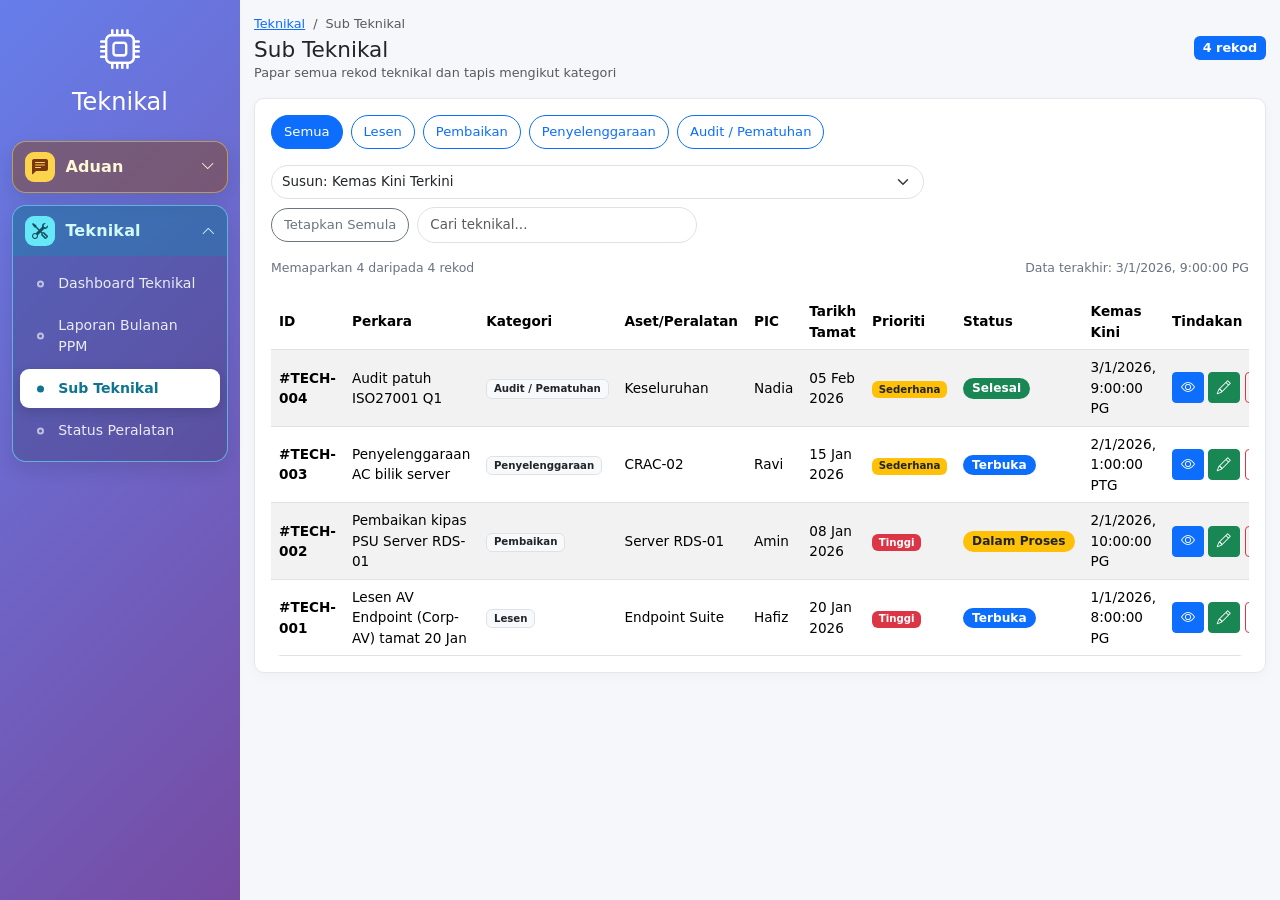
<file: sub-technical.html>
<!DOCTYPE html>
<html lang="ms">
<head>
    <meta charset="UTF-8">
    <meta name="viewport" content="width=device-width, initial-scale=1.0">
    <title>Sub Teknikal</title>
    <link href="https://cdn.jsdelivr.net/npm/bootstrap@5.3.0/dist/css/bootstrap.min.css" rel="stylesheet">
    <link rel="stylesheet" href="https://cdn.jsdelivr.net/npm/bootstrap-icons@1.11.0/font/bootstrap-icons.min.css">
    <style>
        :root { --sidebar-width: 240px; }
        body { background-color: #f5f7fb; }
        .sidebar { position: fixed; top: 0; left: 0; height: 100vh; width: var(--sidebar-width); background: linear-gradient(135deg, #667eea 0%, #764ba2 100%); color: white; padding-top: 20px; z-index: 1000; }
        .sidebar .nav-link { color: rgba(255, 255, 255, 0.88); padding: 12px 20px; transition: all 0.3s; border-left: 4px solid transparent; }
        .sidebar .nav-link:hover, .sidebar .nav-link.active { color: white; background-color: rgba(255,255,255,0.1); border-left-color: white; }
        .main-content { margin-left: var(--sidebar-width); padding: 24px; min-height: 100vh; }
        .card-light { background: #ffffff; border: 1px solid #e5e7eb; border-radius: 12px; box-shadow: 0 4px 12px rgba(0,0,0,0.03); }
        .search-box { border-radius: 24px; padding: 10px 16px; min-width: 220px; }
        .filter-btn { border-radius: 20px; padding: 8px 16px; }
        .sort-select { border-radius: 20px; min-width: 220px; }
        .sync-meta { color: #6b7280; }
        .table-responsive td, .table-responsive th { vertical-align: middle; }
        .badge-status { padding: 6px 12px; border-radius: 20px; font-size: 0.85rem; }

        .compact-sub-technical {
            padding: 14px;
        }

        .compact-sub-technical .row.g-3 {
            --bs-gutter-x: 0.5rem;
            --bs-gutter-y: 0.5rem;
        }

        .compact-sub-technical .card-light,
        .compact-sub-technical .table-responsive {
            border-radius: 10px;
        }

        .compact-sub-technical h2 {
            font-size: 1.35rem;
        }

        .compact-sub-technical .breadcrumb,
        .compact-sub-technical .text-muted.small {
            font-size: 0.8rem;
        }

        .compact-sub-technical #countBadge {
            font-size: 0.8rem;
            padding: 0.35rem 0.55rem;
        }

        .compact-sub-technical .search-box {
            padding: 7px 12px;
            border-radius: 18px;
            min-width: 190px;
            font-size: 0.84rem;
        }

        .compact-sub-technical .sort-select {
            border-radius: 18px;
            min-width: 190px;
            padding: 6px 10px;
            font-size: 0.84rem;
        }

        .compact-sub-technical .filter-btn {
            padding: 6px 12px;
            font-size: 0.82rem;
        }

        .compact-sub-technical .sync-meta {
            font-size: 0.78rem;
        }

        .compact-sub-technical .table > :not(caption) > * > * {
            padding: 0.45rem 0.5rem;
            font-size: 0.85rem;
        }

        .compact-sub-technical .badge-status {
            padding: 4px 9px;
            font-size: 0.76rem;
        }

        #techViewModalInline .modal-body,
        #techEditModal .modal-body {
            font-size: 0.86rem;
        }

        #techEditModal .form-label,
        #techEditModal .form-control,
        #techEditModal .form-select,
        #techEditModal .btn,
        #techViewModalInline .btn {
            font-size: 0.84rem;
        }

        #techEditModal .invalid-feedback {
            font-size: 0.74rem;
        }

        @media (max-width: 768px) { .sidebar { width: 0; overflow: hidden; } .sidebar.show { width: var(--sidebar-width); } .main-content { margin-left: 0; padding: 16px; } }
    </style>
    <link rel="stylesheet" href="navigation.css?v=2">
</head>
<body>
    <div class="sidebar" id="sidebarNav" role="navigation" aria-label="Menu utama">
        <div class="text-center mb-4">
            <i class="bi bi-cpu fs-1"></i>
            <h4 class="mt-2">Teknikal</h4>
        </div>
        <nav class="nav flex-column">
            <div class="nav-item nav-section nav-section-aduan">
                <button class="nav-link w-100 text-start d-flex justify-content-between align-items-center" type="button" data-bs-toggle="collapse" data-bs-target="#aduanMenu" aria-expanded="false" aria-controls="aduanMenu">
                    <span class="nav-section-label"><i class="bi bi-chat-left-text-fill nav-section-icon"></i><span>Aduan</span></span>
                    <i class="bi bi-chevron-down small"></i>
                </button>
                <div class="collapse" id="aduanMenu">
                    <a class="nav-link ps-4" href="index.html">Dashboard Aduan</a>
                    <a class="nav-link ps-4" href="unit-rumah.html">Unit Rumah</a>
                </div>
            </div>
            <div class="nav-item nav-section nav-section-teknikal">
                <button class="nav-link w-100 text-start d-flex justify-content-between align-items-center" type="button" data-bs-toggle="collapse" data-bs-target="#techMenu" aria-expanded="true" aria-controls="techMenu">
                    <span class="nav-section-label"><i class="bi bi-tools nav-section-icon"></i><span>Teknikal</span></span>
                    <i class="bi bi-chevron-down small"></i>
                </button>
                <div class="collapse show" id="techMenu">
                    <a class="nav-link ps-4" href="technical.html">Dashboard Teknikal</a>
                    <a class="nav-link ps-4" href="ppm-monthly-report.html">Laporan Bulanan PPM</a>
                    <a class="nav-link active ps-4" href="sub-technical.html">Sub Teknikal</a>
                    <a class="nav-link ps-4" href="technical-equipment.html">Status Peralatan</a>
                </div>
            </div>
        </nav>
    </div>

    <div class="main-content compact-sub-technical" id="main-content" role="main">
        <div class="d-flex justify-content-between align-items-center mb-3">
            <button class="btn btn-outline-secondary d-md-none me-2" id="sidebarToggle" aria-label="Buka atau tutup menu" aria-controls="sidebarNav" aria-expanded="false"><i class="bi bi-list"></i></button>
            <div>
                <nav aria-label="breadcrumb"><ol class="breadcrumb mb-1"><li class="breadcrumb-item"><a href="technical.html">Teknikal</a></li><li class="breadcrumb-item active">Sub Teknikal</li></ol></nav>
                <h2 class="mb-0">Sub Teknikal</h2>
                <p class="text-muted small mb-0">Papar semua rekod teknikal dan tapis mengikut kategori</p>
            </div>
            <div class="d-flex align-items-center gap-2">
                <span class="badge bg-primary" id="countBadge">0 rekod</span>
            </div>
        </div>

        <div class="card card-light mb-4">
            <div class="card-body">
                <div class="d-flex flex-wrap gap-3 justify-content-between align-items-center mb-3">
                    <div class="d-flex flex-wrap gap-2 align-items-center" id="typeFilters" aria-label="Penapis kategori teknikal"></div>
                    <div class="d-flex flex-wrap gap-2 align-items-center">
                        <label for="subTechSort" class="visually-hidden">Susun rekod teknikal</label>
                        <select class="form-select sort-select" id="subTechSort" aria-label="Susun rekod teknikal">
                            <option value="updated">Susun: Kemas Kini Terkini</option>
                            <option value="due">Susun: Tarikh Tamat Terdekat</option>
                            <option value="priority">Susun: Prioriti Tertinggi</option>
                        </select>
                        <button class="btn btn-outline-secondary filter-btn" type="button" id="subTechReset">Tetapkan Semula</button>
                        <label for="searchTech" class="visually-hidden">Cari teknikal</label>
                        <input type="text" class="form-control search-box" id="searchTech" placeholder="Cari teknikal..." aria-label="Cari teknikal" style="width:280px;">
                    </div>
                </div>
                <div class="d-flex justify-content-between align-items-center mb-3 small sync-meta">
                    <span id="subTechResultInfo">Memaparkan 0 rekod</span>
                    <span id="subTechLastSync">Data terakhir: -</span>
                </div>
                <div class="table-responsive">
                    <table class="table table-hover table-striped mb-0">
                        <thead>
                            <tr>
                                <th>ID</th>
                                <th>Perkara</th>
                                <th>Kategori</th>
                                <th>Aset/Peralatan</th>
                                <th>PIC</th>
                                <th>Tarikh Tamat</th>
                                <th>Prioriti</th>
                                <th>Status</th>
                                <th>Kemas Kini</th>
                                <th>Tindakan</th>
                            </tr>
                        </thead>
                        <tbody id="subTechBody"></tbody>
                    </table>
                </div>
            </div>
        </div>
    </div>

    <script src="https://cdn.jsdelivr.net/npm/bootstrap@5.3.0/dist/js/bootstrap.bundle.min.js"></script>
    <script src="dashboard-store.js?v=20261001-1"></script>
    <script src="backend-config.js"></script>
    <script>
        document.addEventListener('DOMContentLoaded', () => {
            const store = window.DashboardStore;

            if (!store) {
                console.error('DashboardStore tidak ditemui. Pastikan dashboard-store.js dimuatkan.');
                return;
            }

            const refs = {
                sidebarToggle: document.getElementById('sidebarToggle'),
                sidebar: document.querySelector('.sidebar'),
                filterWrap: document.getElementById('typeFilters'),
                searchInput: document.getElementById('searchTech'),
                sortInput: document.getElementById('subTechSort'),
                resetBtn: document.getElementById('subTechReset'),
                resultInfo: document.getElementById('subTechResultInfo'),
                lastSync: document.getElementById('subTechLastSync'),
                tableBody: document.getElementById('subTechBody'),
                countBadge: document.getElementById('countBadge')
            };

            let techItems = store.loadTechnical();
            let currentType = 'Semua';
            let searchTerm = '';
            let sortMode = 'updated';

            init();

            function init() {
                bindEvents();
                refreshData();
                refreshTechFromBackend();
            }

            function bindEvents() {
                refs.searchInput?.addEventListener('input', (e) => {
                    searchTerm = e.target.value.toLowerCase();
                    renderTable();
                });

                refs.sortInput?.addEventListener('change', (e) => {
                    sortMode = e.target.value;
                    renderTable();
                });

                refs.resetBtn?.addEventListener('click', () => {
                    currentType = 'Semua';
                    searchTerm = '';
                    sortMode = 'updated';
                    refs.searchInput.value = '';
                    refs.sortInput.value = 'updated';
                    renderTypeFilters();
                    renderTable();
                });

                if (refs.sidebarToggle) {
                    refs.sidebarToggle.addEventListener('click', () => {
                        refs.sidebar.classList.toggle('show');
                        refs.sidebarToggle.setAttribute('aria-expanded', refs.sidebar.classList.contains('show'));
                    });
                }

                document.addEventListener('visibilitychange', () => {
                    if (!document.hidden) refreshData();
                });

                window.addEventListener('storage', (event) => {
                    if (event.key === store.STORAGE_KEYS.technical) {
                        refreshData();
                    }
                });
            }

            function refreshData() {
                techItems = store.loadTechnical();
                renderTypeFilters();
                renderTable();
            }

            function renderTypeFilters() {
                if (!refs.filterWrap) return;
                const types = ['Semua', ...Array.from(new Set(techItems.map(t => t.type).filter(Boolean)))];
                refs.filterWrap.innerHTML = types.map(cat => {
                    const active = cat === currentType ? 'active' : '';
                    const pressed = cat === currentType ? 'true' : 'false';
                    return `<button class="btn btn-outline-primary filter-btn ${active}" data-type="${cat}" aria-pressed="${pressed}">${formatCategory(cat)}</button>`;
                }).join('');

                refs.filterWrap.querySelectorAll('button[data-type]').forEach(btn => {
                    btn.addEventListener('click', () => {
                        currentType = btn.dataset.type;
                        refs.filterWrap.querySelectorAll('button[data-type]').forEach(b => {
                            b.classList.remove('active');
                            b.setAttribute('aria-pressed', 'false');
                        });
                        btn.classList.add('active');
                        btn.setAttribute('aria-pressed', 'true');
                        renderTable();
                    });
                });
            }

            function getFilteredTech() {
                const filtered = techItems.filter(t => {
                    const typeMatch = currentType === 'Semua' ? true : t.type === currentType;
                    const searchMatch = searchTerm
                        ? `${t.id} ${t.title} ${t.type} ${t.asset} ${t.owner} ${t.notes || ''}`.toLowerCase().includes(searchTerm)
                        : true;
                    return typeMatch && searchMatch;
                });

                if (sortMode === 'due') {
                    return filtered.sort((a, b) => new Date(a.due) - new Date(b.due));
                }

                if (sortMode === 'priority') {
                    const rank = { Tinggi: 0, Sederhana: 1, Rendah: 2 };
                    return filtered.sort((a, b) => (rank[a.priority] ?? 99) - (rank[b.priority] ?? 99));
                }

                return filtered.sort((a, b) => new Date(b.updatedAt || b.due || 0) - new Date(a.updatedAt || a.due || 0));
            }

            function renderTable() {
                if (!refs.tableBody) return;
                const rows = getFilteredTech();
                refs.countBadge.textContent = `${rows.length} rekod`;
                refs.resultInfo.textContent = `Memaparkan ${rows.length} daripada ${techItems.length} rekod`;

                const latest = store.getLatestUpdatedAt(techItems);
                refs.lastSync.textContent = latest
                    ? `Data terakhir: ${latest.toLocaleString('ms-MY')}`
                    : 'Data terakhir: -';

                if (!rows.length) {
                    refs.tableBody.innerHTML = '<tr><td colspan="10" class="text-center text-muted py-4">Tiada rekod teknikal ditemui.</td></tr>';
                    return;
                }

                refs.tableBody.innerHTML = rows.map(t => `
                    <tr>
                        <td><strong>#${t.id}</strong></td>
                        <td>${t.title}</td>
                        <td><span class="badge bg-light text-dark border">${formatCategory(t.type)}</span></td>
                        <td>${t.asset}</td>
                        <td>${t.owner}</td>
                        <td>${formatDisplayDate(t.due)}</td>
                        <td>${getPriorityBadge(t.priority)}</td>
                        <td>${getStatusBadge(t.status)}</td>
                        <td>${formatDateTime(t.updatedAt)}</td>
                        <td class="text-nowrap">
                            <button class="btn btn-sm btn-primary" data-action="view" data-id="${t.id}" title="Lihat"><i class="bi bi-eye"></i></button>
                            <button class="btn btn-sm btn-success" data-action="edit" data-id="${t.id}" title="Sunting"><i class="bi bi-pencil"></i></button>
                            <button class="btn btn-sm btn-outline-danger" data-action="delete" data-id="${t.id}" title="Padam"><i class="bi bi-trash"></i></button>
                        </td>
                    </tr>
                `).join('');
            }

            refs.tableBody?.addEventListener('click', (e) => {
                const btn = e.target.closest('button[data-action]');
                if (!btn) return;
                const id = btn.dataset.id;
                if (btn.dataset.action === 'view') {
                    openView(id);
                } else if (btn.dataset.action === 'edit') {
                    openEdit(id);
                } else if (btn.dataset.action === 'delete') {
                    handleDelete(id);
                }
            });

            function formatDisplayDate(dateStr) {
                const d = new Date(dateStr);
                if (Number.isNaN(d.getTime())) return dateStr || '-';
                return d.toLocaleDateString('ms-MY', { day: '2-digit', month: 'short', year: 'numeric' });
            }

            function formatDateTime(dateStr) {
                const d = new Date(dateStr);
                if (Number.isNaN(d.getTime())) return '-';
                return d.toLocaleString('ms-MY');
            }

            function formatCategory(type) {
                const labels = {
                    'Audit/Compliance': 'Audit / Pematuhan',
                    'Audit & Compliance': 'Audit / Pematuhan',
                    'License': 'Lesen',
                    'Repair': 'Pembaikan',
                    'Maintenance': 'Penyelenggaraan'
                };
                return labels[type] || type || '-';
            }

            function formatStatus(status) {
                const labels = {
                    'Open': 'Terbuka',
                    'In Progress': 'Dalam Proses',
                    'Completed': 'Selesai',
                    'Closed': 'Tamat'
                };
                return labels[status] || status || '-';
            }

            function formatPriority(priority) {
                const labels = {
                    'High': 'Tinggi',
                    'Medium': 'Sederhana',
                    'Low': 'Rendah'
                };
                return labels[priority] || priority || '-';
            }

            function getStatusBadge(status) {
                const displayStatus = formatStatus(status);
                const map = { 'Terbuka': 'bg-primary', 'Dalam Proses': 'bg-warning text-dark', 'Selesai': 'bg-success', 'Tamat': 'bg-danger' };
                return `<span class="badge badge-status ${map[displayStatus] || 'bg-secondary'}">${displayStatus}</span>`;
            }

            function getPriorityBadge(priority) {
                const displayPriority = formatPriority(priority);
                const map = { 'Tinggi': 'bg-danger', 'Sederhana': 'bg-warning text-dark', 'Rendah': 'bg-success' };
                return `<span class="badge ${map[displayPriority] || 'bg-secondary'}">${displayPriority}</span>`;
            }

            let editingId = null;

            function openEdit(id) {
                const data = techItems.find(t => t.id === id);
                if (!data) return;
                editingId = id;
                document.getElementById('editTechTitle').value = data.title || '';
                document.getElementById('editTechType').value = data.type || '';
                document.getElementById('editTechAsset').value = data.asset || '';
                document.getElementById('editTechOwner').value = data.owner || '';
                document.getElementById('editTechDue').value = data.due || new Date().toISOString().slice(0,10);
                document.getElementById('editTechPriority').value = data.priority || '';
                document.getElementById('editTechStatus').value = data.status || 'Terbuka';
                document.getElementById('editTechNotes').value = data.notes || '';
                bootstrap.Modal.getOrCreateInstance(document.getElementById('techEditModal')).show();
            }

            document.getElementById('techEditForm').addEventListener('submit', (e) => {
                e.preventDefault();
                e.stopPropagation();
                const form = e.target;
                if (!form.checkValidity()) {
                    form.classList.add('was-validated');
                    return;
                }
                const idx = techItems.findIndex(t => t.id === editingId);
                if (idx !== -1) {
                    techItems[idx] = {
                        ...techItems[idx],
                        title: document.getElementById('editTechTitle').value.trim(),
                        type: document.getElementById('editTechType').value,
                        asset: document.getElementById('editTechAsset').value.trim(),
                        owner: document.getElementById('editTechOwner').value.trim(),
                        due: document.getElementById('editTechDue').value,
                        priority: document.getElementById('editTechPriority').value,
                        status: document.getElementById('editTechStatus').value,
                        notes: document.getElementById('editTechNotes').value.trim(),
                        updatedAt: new Date().toISOString()
                    };
                    store.saveTechnical(techItems);
                    renderTable();
                    renderTypeFilters();
                    submitTechToBackend(techItems[idx]).catch((error) => {
                        console.warn('Backend sync failed:', error);
                    });
                }
                bootstrap.Modal.getInstance(document.getElementById('techEditModal')).hide();
                form.classList.remove('was-validated');
                editingId = null;
            });

            function openView(id) {
                const data = techItems.find(t => t.id === id);
                if (!data) return;
                document.getElementById('techViewBodyModal').innerHTML = `
                    <div class="row g-3">
                        <div class="col-md-4"><small class="text-muted">ID</small><div class="fw-bold">${data.id}</div></div>
                        <div class="col-md-4"><small class="text-muted">Tarikh Tamat</small><div class="fw-bold">${formatDisplayDate(data.due)}</div></div>
                        <div class="col-md-4"><small class="text-muted">Status</small><div class="fw-bold">${formatStatus(data.status)}</div></div>
                        <div class="col-md-6"><small class="text-muted">Perkara</small><div class="fw-bold">${data.title}</div></div>
                        <div class="col-md-6"><small class="text-muted">Kategori</small><div class="fw-bold">${formatCategory(data.type)}</div></div>
                        <div class="col-md-6"><small class="text-muted">Aset</small><div class="fw-bold">${data.asset}</div></div>
                        <div class="col-md-6"><small class="text-muted">PIC</small><div class="fw-bold">${data.owner}</div></div>
                        <div class="col-md-6"><small class="text-muted">Prioriti</small><div class="fw-bold">${formatPriority(data.priority)}</div></div>
                        <div class="col-12"><small class="text-muted">Butiran</small><div class="border rounded p-3 bg-light">${data.notes || '-'}</div></div>
                    </div>`;
                bootstrap.Modal.getOrCreateInstance(document.getElementById('techViewModalInline')).show();
            }

            async function handleDelete(id) {
                if (!confirm('Padam rekod teknikal ini?')) return;
                techItems = store.removeTechnical(id);
                renderTable();
                renderTypeFilters();

                try {
                    await deleteTechFromBackend(id);
                    await refreshTechFromBackend();
                } catch (error) {
                    console.warn('Backend delete failed:', error);
                }
            }

            async function fetchBackendData(type) {
                if (!REMOTE_BACKEND_URL) {
                    return null;
                }

                const url = `${REMOTE_BACKEND_URL}?action=read&type=${encodeURIComponent(type)}`;
                const response = await fetch(url, {
                    method: 'GET',
                    headers: {
                        Accept: 'application/json'
                    }
                });

                const text = await response.text();
                let payload;
                try {
                    payload = JSON.parse(text || 'null');
                } catch (err) {
                    throw new Error(`Backend read returned invalid JSON (${response.status}): ${text}`);
                }

                if (Array.isArray(payload)) {
                    return payload;
                }

                if (!payload || payload.success === false) {
                    throw new Error(payload?.error || `Backend read failed (${response.status})`);
                }

                return payload.rows || payload.data || [];
            }

            async function refreshTechFromBackend() {
                try {
                    const rows = await fetchBackendData('Technical');
                    if (Array.isArray(rows) && rows.length) {
                        techItems = store.saveTechnical(rows);
                        renderTypeFilters();
                        renderTable();
                    }
                } catch (error) {
                    console.warn('Backend refresh failed:', error);
                }
            }

            async function submitTechToBackend(payload) {
                if (!REMOTE_BACKEND_URL) {
                    return;
                }

                const url = `${REMOTE_BACKEND_URL}?action=upsert`;
                const response = await fetch(url, {
                    method: 'POST',
                    body: JSON.stringify({ ...payload, type: 'Technical' })
                });

                const text = await response.text();
                let result;
                try {
                    result = JSON.parse(text || '{}');
                } catch (err) {
                    throw new Error(`Backend response was not valid JSON (${response.status}): ${text}`);
                }

                if (!response.ok || !result.success) {
                    throw new Error(result.error || `Backend submission failed (${response.status}) ${text}`);
                }

                return result;
            }

            async function deleteTechFromBackend(id) {
                if (!REMOTE_BACKEND_URL) {
                    return;
                }

                const response = await fetch(`${REMOTE_BACKEND_URL}?action=delete`, {
                    method: 'POST',
                    body: JSON.stringify({ type: 'Technical', id })
                });

                const text = await response.text();
                let result;
                try {
                    result = JSON.parse(text || '{}');
                } catch (err) {
                    throw new Error(`Backend response was not valid JSON (${response.status}): ${text}`);
                }

                if (!response.ok || !result.success) {
                    throw new Error(result.error || `Backend delete failed (${response.status}) ${text}`);
                }

                return result;
            }
        });
    </script>

    <div class="modal fade" id="techViewModalInline" tabindex="-1" aria-labelledby="techViewModalInlineLabel" aria-hidden="true">
        <div class="modal-dialog modal-lg modal-dialog-scrollable">
            <div class="modal-content">
                <div class="modal-header">
                    <h5 class="modal-title" id="techViewModalInlineLabel">Butiran Teknikal</h5>
                    <button type="button" class="btn-close" data-bs-dismiss="modal" aria-label="Tutup"></button>
                </div>
                <div class="modal-body" id="techViewBodyModal"></div>
                <div class="modal-footer">
                    <button type="button" class="btn btn-secondary" data-bs-dismiss="modal">Tutup</button>
                </div>
            </div>
        </div>
    </div>

    <div class="modal fade" id="techEditModal" tabindex="-1" aria-labelledby="techEditModalLabel" aria-hidden="true">
        <div class="modal-dialog modal-lg modal-dialog-scrollable">
            <form class="modal-content needs-validation" id="techEditForm" novalidate>
                <div class="modal-header">
                    <h5 class="modal-title" id="techEditModalLabel">Edit Teknikal</h5>
                    <button type="button" class="btn-close" data-bs-dismiss="modal" aria-label="Tutup"></button>
                </div>
                <div class="modal-body">
                    <div class="row g-3">
                        <div class="col-md-6">
                            <label class="form-label" for="editTechTitle">Perkara</label>
                            <input type="text" class="form-control" id="editTechTitle" required>
                            <div class="invalid-feedback">Isi perkara.</div>
                        </div>
                        <div class="col-md-6">
                            <label class="form-label" for="editTechType">Kategori</label>
                            <select class="form-select" id="editTechType" required>
                                <option value="" disabled>Pilih kategori</option>
                                <option value="Lesen">Lesen</option>
                                <option value="Pembaikan">Pembaikan</option>
                                <option value="Penyelenggaraan">Penyelenggaraan</option>
                                <option value="Audit/Compliance">Audit / Pematuhan</option>
                            </select>
                            <div class="invalid-feedback">Pilih kategori.</div>
                        </div>
                        <div class="col-md-6">
                            <label class="form-label" for="editTechAsset">Aset / Peralatan</label>
                            <input type="text" class="form-control" id="editTechAsset" required>
                            <div class="invalid-feedback">Isi aset/peralatan.</div>
                        </div>
                        <div class="col-md-6">
                            <label class="form-label" for="editTechOwner">Pemilik / PIC</label>
                            <input type="text" class="form-control" id="editTechOwner" required>
                            <div class="invalid-feedback">Isi PIC.</div>
                        </div>
                        <div class="col-md-6">
                            <label class="form-label" for="editTechDue">Tarikh Tamat</label>
                            <input type="date" class="form-control" id="editTechDue" required>
                            <div class="invalid-feedback">Pilih tarikh tamat.</div>
                        </div>
                        <div class="col-md-3">
                            <label class="form-label" for="editTechPriority">Prioriti</label>
                            <select class="form-select" id="editTechPriority" required>
                                <option value="" disabled>Pilih prioriti</option>
                                <option value="Tinggi">Tinggi</option>
                                <option value="Sederhana">Sederhana</option>
                                <option value="Rendah">Rendah</option>
                            </select>
                            <div class="invalid-feedback">Pilih prioriti.</div>
                        </div>
                        <div class="col-md-3">
                            <label class="form-label" for="editTechStatus">Status</label>
                            <select class="form-select" id="editTechStatus" required>
                                <option value="Terbuka">Terbuka</option>
                                <option value="Dalam Proses">Dalam Proses</option>
                                <option value="Selesai">Selesai</option>
                                <option value="Tamat">Tamat</option>
                            </select>
                            <div class="invalid-feedback">Pilih status.</div>
                        </div>
                        <div class="col-12">
                            <label class="form-label" for="editTechNotes">Butiran</label>
                            <textarea class="form-control" id="editTechNotes" rows="3"></textarea>
                        </div>
                    </div>
                </div>
                <div class="modal-footer">
                    <button type="button" class="btn btn-outline-secondary" data-bs-dismiss="modal">Batal</button>
                    <button type="submit" class="btn btn-success">Simpan</button>
                </div>
            </form>
        </div>
    </div>
</body>
</html>
</file>
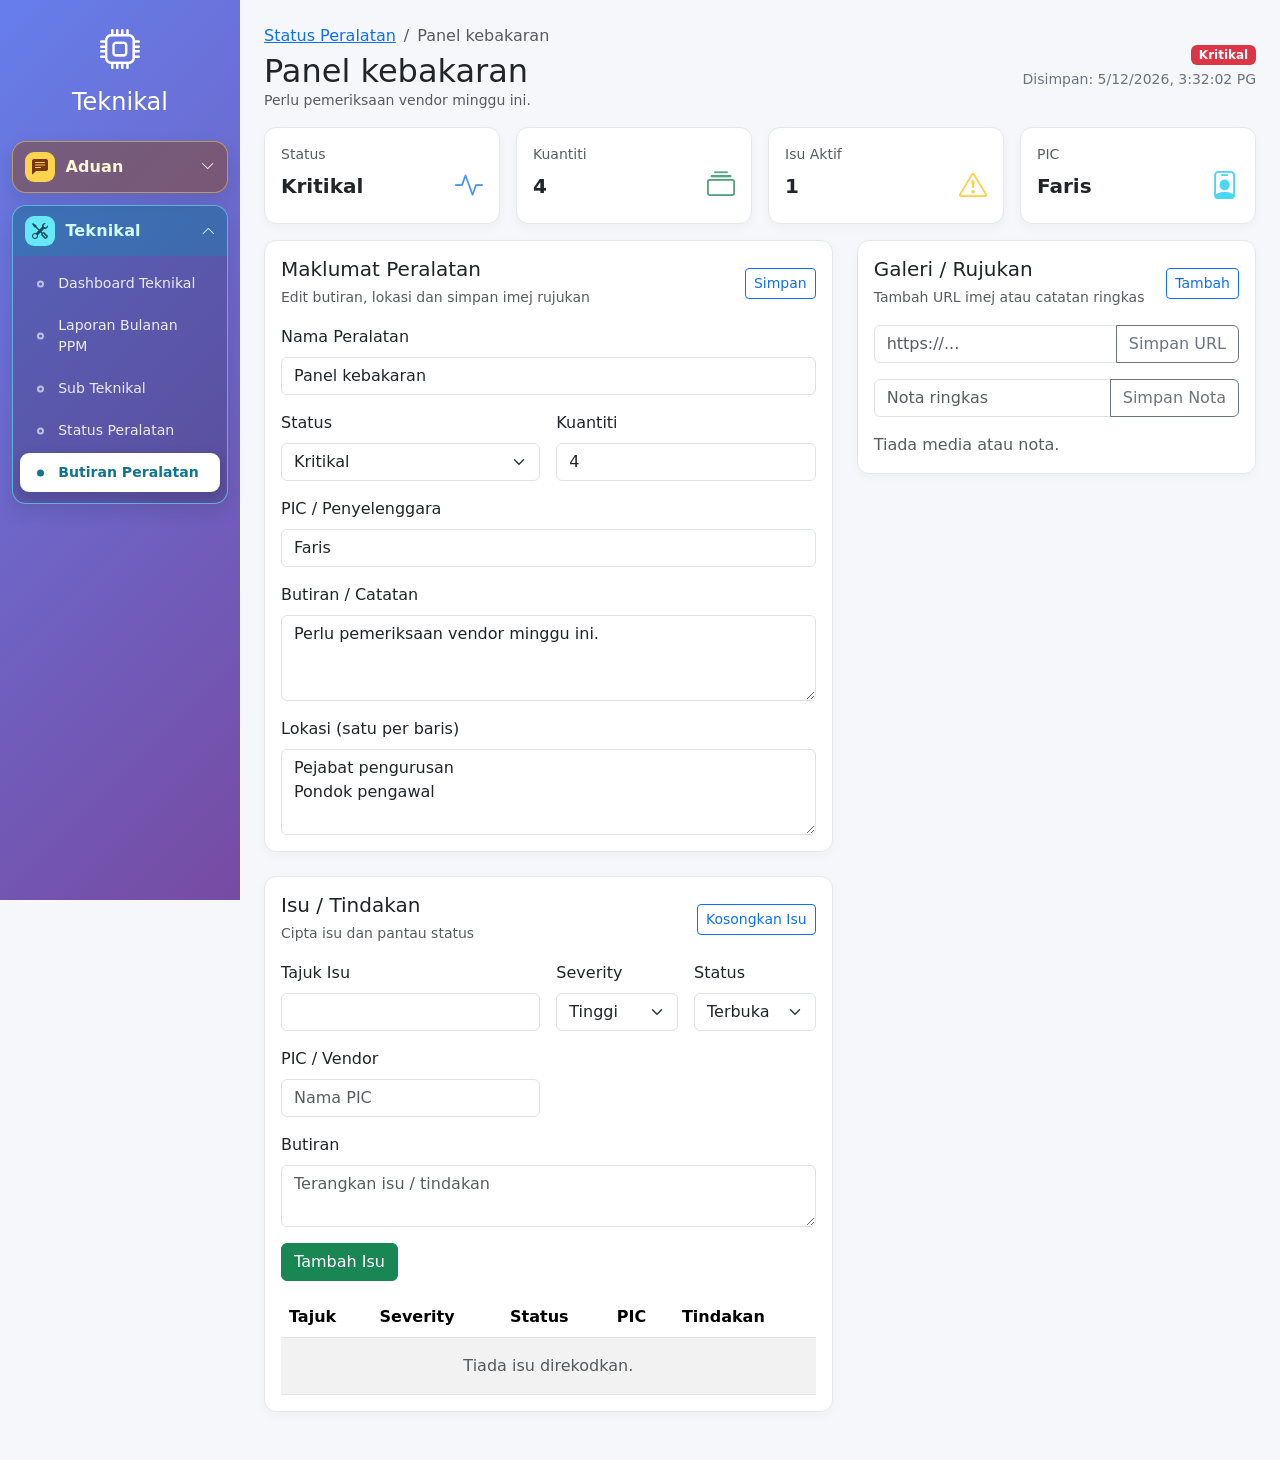
<file: technical-equipment-detail.html>
<!DOCTYPE html>
<html lang="ms">
<head>
    <meta charset="UTF-8">
    <meta name="viewport" content="width=device-width, initial-scale=1.0">
    <title>Butiran Peralatan</title>
    <link href="https://cdn.jsdelivr.net/npm/bootstrap@5.3.0/dist/css/bootstrap.min.css" rel="stylesheet">
    <link rel="stylesheet" href="https://cdn.jsdelivr.net/npm/bootstrap-icons@1.11.0/font/bootstrap-icons.min.css">
    <style>
        :root { --sidebar-width: 240px; }
        body { background-color: #f5f7fb; }
        .sidebar { position: fixed; top: 0; left: 0; height: 100vh; width: var(--sidebar-width); background: linear-gradient(135deg, #667eea 0%, #764ba2 100%); color: white; padding-top: 20px; z-index: 1000; }
        .sidebar .nav-link { color: rgba(255, 255, 255, 0.88); padding: 12px 20px; transition: all 0.3s; border-left: 4px solid transparent; }
        .sidebar .nav-link:hover, .sidebar .nav-link.active { color: white; background-color: rgba(255,255,255,0.1); border-left-color: white; }
        .main-content { margin-left: var(--sidebar-width); padding: 24px; min-height: 100vh; }
        .card-light { background: #ffffff; border: 1px solid #e5e7eb; border-radius: 12px; box-shadow: 0 4px 12px rgba(0,0,0,0.03); }
        .badge-status { padding: 6px 12px; border-radius: 20px; font-size: 0.85rem; }
        .search-box { border-radius: 24px; padding: 10px 16px; }
        .filter-btn { border-radius: 20px; padding: 8px 16px; }
        .gallery-img { max-width: 100%; border-radius: 8px; border: 1px solid #e5e7eb; }
        .saved-text { color: #6b7280; }
        .action-icon-btn { width: 32px; height: 32px; display: inline-flex; align-items: center; justify-content: center; }
        .media-card { border: 1px solid #e5e7eb; border-radius: 10px; padding: 10px; background: #f8fafc; }
        @media (max-width: 768px) { .sidebar { width: 0; overflow: hidden; } .sidebar.show { width: var(--sidebar-width); } .main-content { margin-left: 0; padding: 16px; } }
    </style>
    <link rel="stylesheet" href="navigation.css?v=2">
</head>
<body>
    <div class="sidebar" id="sidebarNav" role="navigation" aria-label="Menu utama">
        <div class="text-center mb-4">
            <i class="bi bi-cpu fs-1"></i>
            <h4 class="mt-2">Teknikal</h4>
        </div>
        <nav class="nav flex-column">
            <div class="nav-item nav-section nav-section-aduan">
                <button class="nav-link w-100 text-start d-flex justify-content-between align-items-center" type="button" data-bs-toggle="collapse" data-bs-target="#aduanMenu" aria-expanded="false" aria-controls="aduanMenu">
                    <span class="nav-section-label"><i class="bi bi-chat-left-text-fill nav-section-icon"></i><span>Aduan</span></span>
                    <i class="bi bi-chevron-down small"></i>
                </button>
                <div class="collapse" id="aduanMenu">
                    <a class="nav-link ps-4" href="index.html">Dashboard Aduan</a>
                    <a class="nav-link ps-4" href="unit-rumah.html">Unit Rumah</a>
                </div>
            </div>
            <div class="nav-item nav-section nav-section-teknikal">
                <button class="nav-link w-100 text-start d-flex justify-content-between align-items-center" type="button" data-bs-toggle="collapse" data-bs-target="#techMenu" aria-expanded="true" aria-controls="techMenu">
                    <span class="nav-section-label"><i class="bi bi-tools nav-section-icon"></i><span>Teknikal</span></span>
                    <i class="bi bi-chevron-down small"></i>
                </button>
                <div class="collapse show" id="techMenu">
                    <a class="nav-link ps-4" href="technical.html">Dashboard Teknikal</a>
                    <a class="nav-link ps-4" href="ppm-monthly-report.html">Laporan Bulanan PPM</a>
                    <a class="nav-link ps-4" href="sub-technical.html">Sub Teknikal</a>
                    <a class="nav-link ps-4" href="technical-equipment.html">Status Peralatan</a>
                    <a class="nav-link active ps-4" href="#">Butiran Peralatan</a>
                </div>
            </div>
        </nav>
    </div>

    <div class="main-content" id="main-content" role="main">
        <div class="d-flex justify-content-between align-items-center mb-3">
            <button class="btn btn-outline-secondary d-md-none me-2" id="sidebarToggle" aria-label="Toggle sidebar" aria-controls="sidebarNav" aria-expanded="false"><i class="bi bi-list"></i></button>
            <div>
                <nav aria-label="breadcrumb"><ol class="breadcrumb mb-1"><li class="breadcrumb-item"><a href="technical-equipment.html">Status Peralatan</a></li><li class="breadcrumb-item active" id="breadcrumbName">Butiran</li></ol></nav>
                <h2 class="mb-0" id="pageTitle">Butiran Peralatan</h2>
                <p class="text-muted small mb-0" id="pageSubtitle">Isi butiran peralatan, simpan rujukan, dan jejak isu.</p>
            </div>
            <div class="d-flex flex-column align-items-end gap-1">
                <span class="badge bg-primary" id="badgeStatus">Status</span>
                <small class="saved-text" id="savedAtText">Belum disimpan</small>
            </div>
        </div>

        <div class="alert alert-success py-2 px-3 d-none" id="detailFlash" role="status" aria-live="polite"></div>

        <div class="row g-3 mb-3">
            <div class="col-md-3 col-sm-6">
                <div class="card card-light p-3">
                    <small class="text-muted">Status</small>
                    <div class="d-flex align-items-center justify-content-between">
                        <div class="fs-5 fw-bold" id="statStatus">-</div>
                        <i class="bi bi-activity fs-3 text-primary opacity-75"></i>
                    </div>
                </div>
            </div>
            <div class="col-md-3 col-sm-6">
                <div class="card card-light p-3">
                    <small class="text-muted">Kuantiti</small>
                    <div class="d-flex align-items-center justify-content-between">
                        <div class="fs-5 fw-bold" id="statQuantity">-</div>
                        <i class="bi bi-collection fs-3 text-success opacity-75"></i>
                    </div>
                </div>
            </div>
            <div class="col-md-3 col-sm-6">
                <div class="card card-light p-3">
                    <small class="text-muted">Isu Aktif</small>
                    <div class="d-flex align-items-center justify-content-between">
                        <div class="fs-5 fw-bold" id="statIssues">0</div>
                        <i class="bi bi-exclamation-triangle fs-3 text-warning opacity-75"></i>
                    </div>
                </div>
            </div>
            <div class="col-md-3 col-sm-6">
                <div class="card card-light p-3">
                    <small class="text-muted">PIC</small>
                    <div class="d-flex align-items-center justify-content-between">
                        <div class="fs-5 fw-bold" id="statOwner">-</div>
                        <i class="bi bi-person-badge fs-3 text-info opacity-75"></i>
                    </div>
                </div>
            </div>
        </div>

        <div class="row g-4">
            <div class="col-lg-7">
                <div class="card card-light mb-4">
                    <div class="card-body">
                        <div class="d-flex justify-content-between align-items-center mb-3">
                            <div>
                                <h5 class="mb-1">Maklumat Peralatan</h5>
                                <small class="text-muted">Edit butiran, lokasi dan simpan imej rujukan</small>
                            </div>
                            <button class="btn btn-sm btn-outline-primary" id="btnSaveDetail">Simpan</button>
                        </div>
                        <div class="row g-3">
                            <div class="col-12">
                                <label class="form-label" for="equipName">Nama Peralatan</label>
                                <input type="text" class="form-control" id="equipName" readonly>
                            </div>
                            <div class="col-md-6">
                                <label class="form-label" for="equipStatus">Status</label>
                                <select class="form-select" id="equipStatus">
                                    <option value="Normal">Normal</option>
                                    <option value="Memerlukan Tindakan">Memerlukan Tindakan</option>
                                    <option value="Kritikal">Kritikal</option>
                                </select>
                            </div>
                            <div class="col-md-6">
                                <label class="form-label" for="equipQuantity">Kuantiti</label>
                                <input type="number" min="0" class="form-control" id="equipQuantity">
                            </div>
                            <div class="col-12">
                                <label class="form-label" for="equipOwner">PIC / Penyelenggara</label>
                                <input type="text" class="form-control" id="equipOwner" placeholder="Nama PIC">
                            </div>
                            <div class="col-12">
                                <label class="form-label" for="equipDetails">Butiran / Catatan</label>
                                <textarea class="form-control" id="equipDetails" rows="3" placeholder="Contoh: lokasi panel, tarikh servis, vendor"></textarea>
                            </div>
                            <div class="col-12">
                                <label class="form-label" for="equipLocations">Lokasi (satu per baris)</label>
                                <textarea class="form-control" id="equipLocations" rows="3" placeholder="Contoh: Pejabat pengurusan\nPondok pengawal"></textarea>
                            </div>
                        </div>
                    </div>
                </div>

                <div class="card card-light mb-4">
                    <div class="card-body">
                        <div class="d-flex justify-content-between align-items-center mb-3">
                            <div>
                                <h5 class="mb-1">Isu / Tindakan</h5>
                                <small class="text-muted">Cipta isu dan pantau status</small>
                            </div>
                            <button class="btn btn-sm btn-outline-primary" id="btnClearIssues">Kosongkan Isu</button>
                        </div>
                        <form class="row g-3" id="issueForm" novalidate>
                            <div class="col-md-6">
                                <label class="form-label" for="issueTitle">Tajuk Isu</label>
                                <input type="text" class="form-control" id="issueTitle" required>
                                <div class="invalid-feedback">Isi tajuk isu.</div>
                            </div>
                            <div class="col-md-3">
                                <label class="form-label" for="issueSeverity">Severity</label>
                                <select class="form-select" id="issueSeverity" required>
                                    <option value="Tinggi">Tinggi</option>
                                    <option value="Sederhana">Sederhana</option>
                                    <option value="Rendah">Rendah</option>
                                </select>
                                <div class="invalid-feedback">Pilih severity.</div>
                            </div>
                            <div class="col-md-3">
                                <label class="form-label" for="issueStatus">Status</label>
                                <select class="form-select" id="issueStatus" required>
                                    <option value="Terbuka">Terbuka</option>
                                    <option value="Dalam Proses">Dalam Proses</option>
                                    <option value="Selesai">Selesai</option>
                                </select>
                                <div class="invalid-feedback">Pilih status.</div>
                            </div>
                            <div class="col-md-6">
                                <label class="form-label" for="issueOwner">PIC / Vendor</label>
                                <input type="text" class="form-control" id="issueOwner" placeholder="Nama PIC" required>
                                <div class="invalid-feedback">Isi PIC.</div>
                            </div>
                            <div class="col-12">
                                <label class="form-label" for="issueNotes">Butiran</label>
                                <textarea class="form-control" id="issueNotes" rows="2" placeholder="Terangkan isu / tindakan" required></textarea>
                                <div class="invalid-feedback">Isi butiran.</div>
                            </div>
                            <div class="col-12">
                                <button class="btn btn-success" type="submit">Tambah Isu</button>
                            </div>
                        </form>
                        <div class="table-responsive mt-3">
                            <table class="table table-hover table-striped mb-0">
                                <thead>
                                    <tr>
                                        <th>Tajuk</th>
                                        <th>Severity</th>
                                        <th>Status</th>
                                        <th>PIC</th>
                                        <th>Tindakan</th>
                                    </tr>
                                </thead>
                                <tbody id="issueBody"></tbody>
                            </table>
                        </div>
                    </div>
                </div>
            </div>

            <div class="col-lg-5">
                <div class="card card-light mb-4">
                    <div class="card-body">
                        <div class="d-flex justify-content-between align-items-center mb-3">
                            <div>
                                <h5 class="mb-1">Galeri / Rujukan</h5>
                                <small class="text-muted">Tambah URL imej atau catatan ringkas</small>
                            </div>
                            <button class="btn btn-sm btn-outline-primary" id="btnAddImage">Tambah</button>
                        </div>
                        <div class="input-group mb-3">
                            <input type="url" class="form-control" id="imageUrl" placeholder="https://..." aria-label="URL imej">
                            <button class="btn btn-outline-secondary" type="button" id="btnAddUrl">Simpan URL</button>
                        </div>
                        <div class="input-group mb-3">
                            <input type="text" class="form-control" id="noteText" placeholder="Nota ringkas">
                            <button class="btn btn-outline-secondary" type="button" id="btnAddNote">Simpan Nota</button>
                        </div>
                        <div id="galleryList" class="row g-3"></div>
                    </div>
                </div>
            </div>
        </div>
    </div>

    <script src="https://cdn.jsdelivr.net/npm/bootstrap@5.3.0/dist/js/bootstrap.bundle.min.js"></script>
    <script src="equipment-store.js"></script>
    <script>
        document.addEventListener('DOMContentLoaded', () => {
            const store = window.EquipmentStore;

            if (!store) {
                console.error('EquipmentStore tidak ditemui. Pastikan equipment-store.js dimuatkan.');
                return;
            }

            const params = new URLSearchParams(window.location.search);
            const requestedSlug = params.get('key');
            let record = getInitialRecord(requestedSlug);
            let issues = store.loadIssues(record.slug);
            let media = store.loadMedia(record.slug, []);
            let flashTimer = null;

            const refs = {
                sidebarToggle: document.getElementById('sidebarToggle'),
                sidebar: document.querySelector('.sidebar'),
                pageTitle: document.getElementById('pageTitle'),
                pageSubtitle: document.getElementById('pageSubtitle'),
                breadcrumbName: document.getElementById('breadcrumbName'),
                badgeStatus: document.getElementById('badgeStatus'),
                savedAtText: document.getElementById('savedAtText'),
                detailFlash: document.getElementById('detailFlash'),
                statStatus: document.getElementById('statStatus'),
                statQuantity: document.getElementById('statQuantity'),
                statIssues: document.getElementById('statIssues'),
                statOwner: document.getElementById('statOwner'),
                equipName: document.getElementById('equipName'),
                equipStatus: document.getElementById('equipStatus'),
                equipQuantity: document.getElementById('equipQuantity'),
                equipOwner: document.getElementById('equipOwner'),
                equipDetails: document.getElementById('equipDetails'),
                equipLocations: document.getElementById('equipLocations'),
                btnSaveDetail: document.getElementById('btnSaveDetail'),
                issueForm: document.getElementById('issueForm'),
                issueBody: document.getElementById('issueBody'),
                issueTitle: document.getElementById('issueTitle'),
                issueSeverity: document.getElementById('issueSeverity'),
                issueStatus: document.getElementById('issueStatus'),
                issueOwner: document.getElementById('issueOwner'),
                issueNotes: document.getElementById('issueNotes'),
                btnClearIssues: document.getElementById('btnClearIssues'),
                galleryList: document.getElementById('galleryList'),
                imageUrl: document.getElementById('imageUrl'),
                noteText: document.getElementById('noteText'),
                btnAddImage: document.getElementById('btnAddImage'),
                btnAddUrl: document.getElementById('btnAddUrl'),
                btnAddNote: document.getElementById('btnAddNote')
            };

            init();

            function init() {
                if (refs.sidebarToggle) {
                    refs.sidebarToggle.addEventListener('click', () => {
                        refs.sidebar.classList.toggle('show');
                        refs.sidebarToggle.setAttribute('aria-expanded', refs.sidebar.classList.contains('show'));
                    });
                }

                bindDetail();
                bindIssues();
                bindMedia();
                bindStorageSync();
                renderAll();
                persistRecord({ showMessage: false });
            }

            function getInitialRecord(slug) {
                const records = store.loadRecords();
                const base = records.find((item) => item.slug === slug) || records[0] || {
                    slug: 'asset-default',
                    name: 'Peralatan',
                    quantity: 0,
                    status: 'Normal',
                    issues: '-',
                    owner: '-',
                    details: '-',
                    locations: [],
                    updatedAt: null
                };

                const detail = store.loadDetail(base.slug) || {};

                return {
                    ...base,
                    ...detail,
                    locations: Array.isArray(detail.locations)
                        ? detail.locations
                        : (Array.isArray(base.locations) ? base.locations : []),
                    updatedAt: detail.updatedAt || base.updatedAt || null
                };
            }

            function bindStorageSync() {
                window.addEventListener('storage', (event) => {
                    if (!event.key) return;
                    if (
                        event.key === 'techEquipmentRecordsV1' ||
                        event.key === `equip-detail-${record.slug}` ||
                        event.key === `equip-issues-${record.slug}` ||
                        event.key === `equip-media-${record.slug}`
                    ) {
                        reloadFromStorage();
                    }
                });
            }

            function reloadFromStorage() {
                const latestRecord = store.getRecordBySlug(record.slug) || record;
                const latestDetail = store.loadDetail(record.slug) || {};
                record = {
                    ...latestRecord,
                    ...latestDetail,
                    locations: Array.isArray(latestDetail.locations)
                        ? latestDetail.locations
                        : (Array.isArray(latestRecord.locations) ? latestRecord.locations : [])
                };
                issues = store.loadIssues(record.slug);
                media = store.loadMedia(record.slug, media);
                renderAll();
            }

            function bindDetail() {
                refs.btnSaveDetail.addEventListener('click', () => {
                    record.status = refs.equipStatus.value;
                    record.quantity = Math.max(0, Number(refs.equipQuantity.value) || 0);
                    record.owner = refs.equipOwner.value.trim();
                    record.details = refs.equipDetails.value.trim();
                    record.locations = refs.equipLocations.value.split('\n').map((line) => line.trim()).filter(Boolean);
                    persistRecord({ message: 'Maklumat peralatan disimpan.' });
                    renderSummary();
                });
            }

            function bindIssues() {
                refs.issueForm.addEventListener('submit', (e) => {
                    e.preventDefault();
                    e.stopPropagation();

                    if (!refs.issueForm.checkValidity()) {
                        refs.issueForm.classList.add('was-validated');
                        return;
                    }

                    issues.unshift({
                        title: refs.issueTitle.value.trim(),
                        severity: refs.issueSeverity.value,
                        status: refs.issueStatus.value,
                        owner: refs.issueOwner.value.trim(),
                        notes: refs.issueNotes.value.trim(),
                        createdAt: new Date().toISOString()
                    });

                    store.saveIssues(record.slug, issues);
                    refs.issueForm.reset();
                    refs.issueForm.classList.remove('was-validated');
                    renderIssues();
                    renderSummary();
                    persistRecord({ message: 'Isu baharu berjaya ditambah.' });
                });

                refs.issueBody.addEventListener('click', (e) => {
                    const btn = e.target.closest('button[data-action="delete-issue"]');
                    if (!btn) return;

                    const index = Number(btn.dataset.index);
                    if (!Number.isFinite(index)) return;

                    issues.splice(index, 1);
                    store.saveIssues(record.slug, issues);
                    renderIssues();
                    renderSummary();
                    persistRecord({ message: 'Isu berjaya dipadam.' });
                });

                refs.btnClearIssues.addEventListener('click', () => {
                    if (!confirm('Kosongkan semua isu untuk peralatan ini?')) return;
                    issues = [];
                    store.saveIssues(record.slug, issues);
                    renderIssues();
                    renderSummary();
                    persistRecord({ message: 'Semua isu telah dikosongkan.' });
                });
            }

            function bindMedia() {
                refs.btnAddUrl.addEventListener('click', () => {
                    const url = refs.imageUrl.value.trim();
                    if (!url) return;
                    if (!isValidHttpUrl(url)) {
                        showFlash('URL imej tidak sah. Gunakan format http(s).', 'danger');
                        return;
                    }

                    media.unshift({ type: 'image', value: url, createdAt: new Date().toISOString() });
                    store.saveMedia(record.slug, media);
                    refs.imageUrl.value = '';
                    renderMedia();
                    persistRecord({ message: 'Rujukan imej berjaya ditambah.' });
                });

                refs.btnAddNote.addEventListener('click', () => {
                    const note = refs.noteText.value.trim();
                    if (!note) return;

                    media.unshift({ type: 'note', value: note, createdAt: new Date().toISOString() });
                    store.saveMedia(record.slug, media);
                    refs.noteText.value = '';
                    renderMedia();
                    persistRecord({ message: 'Nota galeri berjaya ditambah.' });
                });

                refs.galleryList.addEventListener('click', (e) => {
                    const btn = e.target.closest('button[data-action="delete-media"]');
                    if (!btn) return;

                    const index = Number(btn.dataset.index);
                    if (!Number.isFinite(index)) return;

                    media.splice(index, 1);
                    store.saveMedia(record.slug, media);
                    renderMedia();
                    persistRecord({ message: 'Item galeri berjaya dipadam.' });
                });

                refs.btnAddImage.addEventListener('click', () => refs.imageUrl.focus());
            }

            function renderAll() {
                renderDetail();
                renderIssues();
                renderMedia();
                renderSummary();
            }

            function renderDetail() {
                refs.pageTitle.textContent = record.name;
                refs.pageSubtitle.textContent = record.details || 'Isi butiran peralatan, simpan rujukan, dan jejak isu.';
                refs.breadcrumbName.textContent = record.name;
                refs.equipName.value = record.name;
                refs.equipStatus.value = record.status || 'Normal';
                refs.equipQuantity.value = Number.isFinite(Number(record.quantity)) ? Number(record.quantity) : 0;
                refs.equipOwner.value = record.owner || '';
                refs.equipDetails.value = record.details || '';
                refs.equipLocations.value = (record.locations || []).join('\n');
            }

            function renderIssues() {
                if (!issues.length) {
                    refs.issueBody.innerHTML = '<tr><td colspan="5" class="text-center text-muted py-3">Tiada isu direkodkan.</td></tr>';
                    return;
                }

                refs.issueBody.innerHTML = issues.map((item, index) => `
                    <tr>
                        <td>${escapeHtml(item.title || '-')}</td>
                        <td>${badgeSeverity(item.severity)}</td>
                        <td>${badgeIssueStatus(item.status)}</td>
                        <td>${escapeHtml(item.owner || '-')}</td>
                        <td>
                            <button type="button" class="btn btn-sm btn-outline-danger action-icon-btn" data-action="delete-issue" data-index="${index}" title="Padam isu">
                                <i class="bi bi-trash"></i>
                            </button>
                        </td>
                    </tr>
                `).join('');
            }

            function renderMedia() {
                if (!media.length) {
                    refs.galleryList.innerHTML = '<div class="col-12 text-muted">Tiada media atau nota.</div>';
                    return;
                }

                refs.galleryList.innerHTML = media.map((item, index) => {
                    const createdAt = `<small class="text-muted">${formatDate(item.createdAt)}</small>`;
                    const deleteBtn = `
                        <button type="button" class="btn btn-sm btn-outline-danger action-icon-btn" data-action="delete-media" data-index="${index}" title="Padam item">
                            <i class="bi bi-trash"></i>
                        </button>
                    `;

                    if (item.type === 'image' && isValidHttpUrl(item.value)) {
                        return `
                            <div class="col-12">
                                <div class="media-card">
                                    <img src="${escapeHtml(item.value)}" alt="Rujukan" class="gallery-img w-100 mb-2">
                                    <div class="d-flex justify-content-between align-items-center">
                                        ${createdAt}
                                        ${deleteBtn}
                                    </div>
                                </div>
                            </div>
                        `;
                    }

                    return `
                        <div class="col-12">
                            <div class="media-card d-flex justify-content-between align-items-start gap-3">
                                <div>
                                    <div class="mb-1">${escapeHtml(item.value || '-')}</div>
                                    ${createdAt}
                                </div>
                                ${deleteBtn}
                            </div>
                        </div>
                    `;
                }).join('');
            }

            function renderSummary() {
                paintStatusBadge(refs.badgeStatus, record.status);
                refs.statStatus.textContent = record.status || '-';
                refs.statQuantity.textContent = Number.isFinite(Number(record.quantity)) ? Number(record.quantity) : 0;
                refs.statOwner.textContent = record.owner || '-';
                refs.statIssues.textContent = getActiveIssueCount();
                refs.savedAtText.textContent = record.updatedAt
                    ? `Disimpan: ${formatDate(record.updatedAt)}`
                    : 'Belum disimpan';
            }

            function persistRecord(options = {}) {
                const showMessage = options.showMessage !== false;
                const message = options.message || 'Perubahan berjaya disimpan.';

                record.updatedAt = new Date().toISOString();
                record.issues = store.getIssueTextFromCount(getActiveIssueCount(), record.issues);

                store.saveDetail(record.slug, record);
                store.upsertRecord(record);
                renderSummary();

                if (showMessage) {
                    showFlash(message, 'success');
                }
            }

            function getActiveIssueCount() {
                const countedIssues = issues.filter((item) => item && item.status !== 'Selesai').length;
                if (countedIssues > 0) return countedIssues;

                const text = String(record.issues || '').trim();
                if (!text || text === '-') return 0;

                const explicitIssueCount = text.toLowerCase().match(/(\d+)\s*isu/);
                if (explicitIssueCount) return Number(explicitIssueCount[1]) || 1;

                return 1;
            }

            function paintStatusBadge(element, status) {
                const map = { Normal: 'bg-success', 'Memerlukan Tindakan': 'bg-warning text-dark', Kritikal: 'bg-danger' };
                element.className = `badge ${map[status] || 'bg-secondary'}`;
                element.textContent = status || '-';
            }

            function badgeIssueStatus(status) {
                const map = { Terbuka: 'bg-primary', 'Dalam Proses': 'bg-warning text-dark', Selesai: 'bg-success' };
                return `<span class="badge ${map[status] || 'bg-secondary'}">${escapeHtml(status || '-')}</span>`;
            }

            function badgeSeverity(severity) {
                const map = { Tinggi: 'bg-danger', Sederhana: 'bg-warning text-dark', Rendah: 'bg-success' };
                return `<span class="badge ${map[severity] || 'bg-secondary'}">${escapeHtml(severity || '-')}</span>`;
            }

            function isValidHttpUrl(value) {
                try {
                    const url = new URL(value);
                    return url.protocol === 'http:' || url.protocol === 'https:';
                } catch (error) {
                    return false;
                }
            }

            function formatDate(raw) {
                const date = new Date(raw);
                if (Number.isNaN(date.getTime())) return '-';
                return date.toLocaleString('ms-MY');
            }

            function showFlash(message, type) {
                refs.detailFlash.className = `alert alert-${type} py-2 px-3`;
                refs.detailFlash.textContent = message;
                refs.detailFlash.classList.remove('d-none');

                if (flashTimer) clearTimeout(flashTimer);
                flashTimer = setTimeout(() => {
                    refs.detailFlash.classList.add('d-none');
                }, 2600);
            }

            function escapeHtml(value) {
                return String(value)
                    .replace(/&/g, '&amp;')
                    .replace(/</g, '&lt;')
                    .replace(/>/g, '&gt;')
                    .replace(/"/g, '&quot;')
                    .replace(/'/g, '&#39;');
            }
        });
    </script>
</body>
</html>
</file>
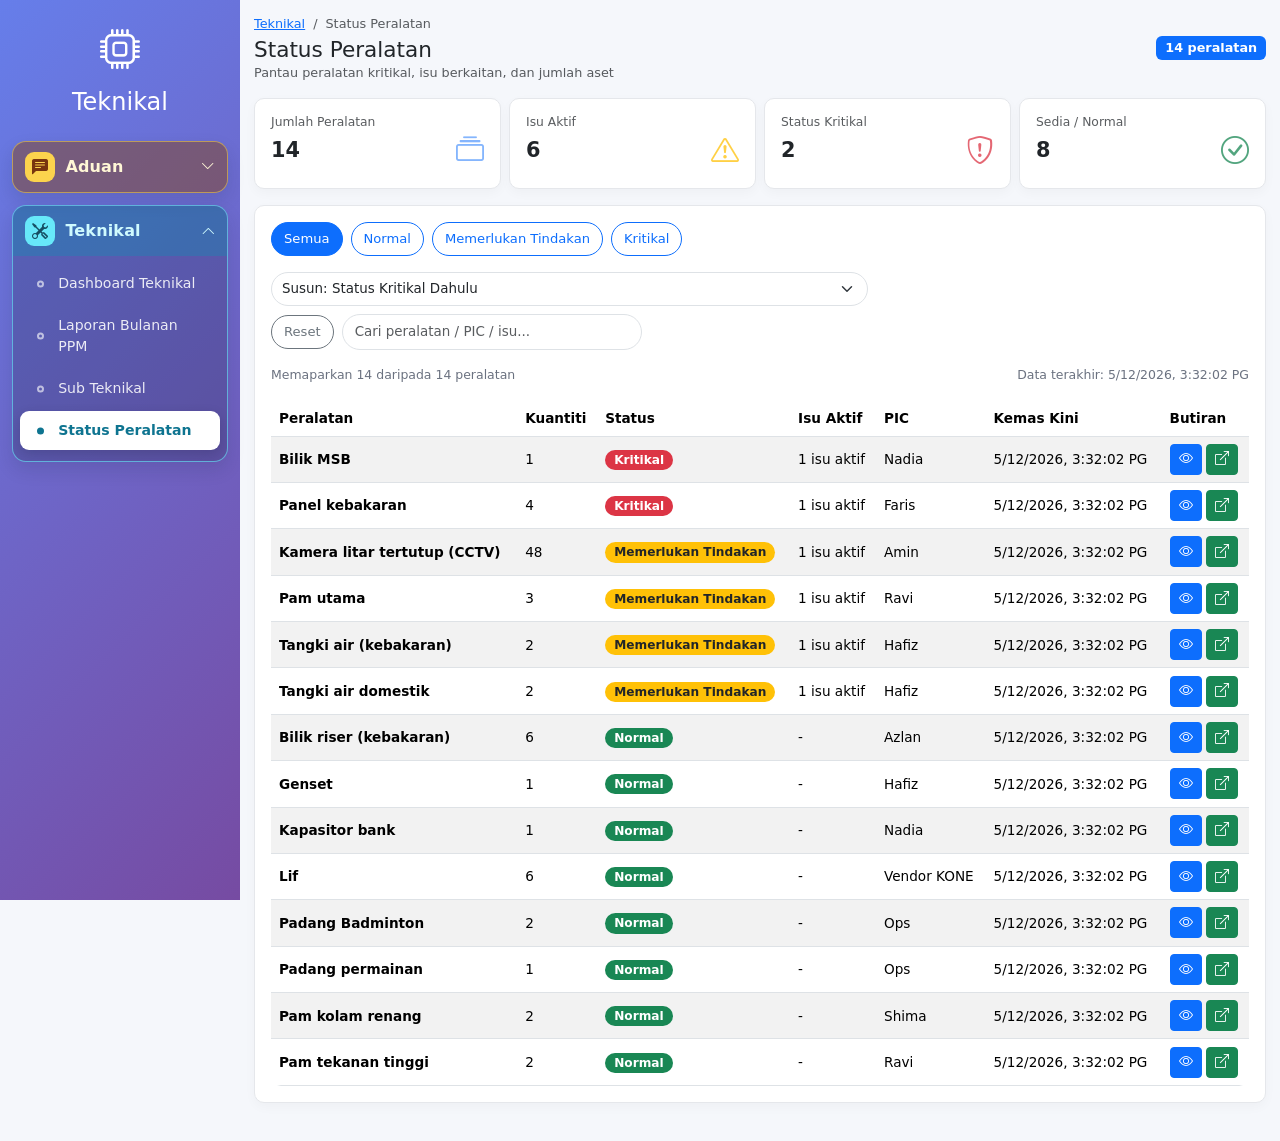
<file: technical-equipment.html>
<!DOCTYPE html>
<html lang="ms">
<head>
    <meta charset="UTF-8">
    <meta name="viewport" content="width=device-width, initial-scale=1.0">
    <title>Status Peralatan</title>
    <link href="https://cdn.jsdelivr.net/npm/bootstrap@5.3.0/dist/css/bootstrap.min.css" rel="stylesheet">
    <link rel="stylesheet" href="https://cdn.jsdelivr.net/npm/bootstrap-icons@1.11.0/font/bootstrap-icons.min.css">
    <style>
        :root { --sidebar-width: 240px; }
        body { background-color: #f5f7fb; }
        .sidebar { position: fixed; top: 0; left: 0; height: 100vh; width: var(--sidebar-width); background: linear-gradient(135deg, #667eea 0%, #764ba2 100%); color: white; padding-top: 20px; z-index: 1000; }
        .sidebar .nav-link { color: rgba(255, 255, 255, 0.88); padding: 12px 20px; transition: all 0.3s; border-left: 4px solid transparent; }
        .sidebar .nav-link:hover, .sidebar .nav-link.active { color: white; background-color: rgba(255,255,255,0.1); border-left-color: white; }
        .main-content { margin-left: var(--sidebar-width); padding: 24px; min-height: 100vh; }
        .card-light { background: #ffffff; border: 1px solid #e5e7eb; border-radius: 12px; box-shadow: 0 4px 12px rgba(0,0,0,0.03); }
        .badge-status { padding: 6px 12px; border-radius: 20px; font-size: 0.85rem; }
        .search-box { border-radius: 24px; padding: 10px 16px; min-width: 220px; }
        .filter-btn { border-radius: 20px; padding: 8px 16px; }
        .sort-select { border-radius: 20px; min-width: 220px; }
        .table-responsive td, .table-responsive th { vertical-align: middle; }
        .last-sync { color: #6b7280; }

        .compact-tech-equipment {
            padding: 14px;
        }

        .compact-tech-equipment .row.g-3 {
            --bs-gutter-x: 0.5rem;
            --bs-gutter-y: 0.5rem;
        }

        .compact-tech-equipment .card-light,
        .compact-tech-equipment .table-responsive {
            border-radius: 10px;
        }

        .compact-tech-equipment h2 {
            font-size: 1.35rem;
        }

        .compact-tech-equipment .breadcrumb,
        .compact-tech-equipment .text-muted.small {
            font-size: 0.8rem;
        }

        .compact-tech-equipment #countBadge {
            font-size: 0.8rem;
            padding: 0.35rem 0.55rem;
        }

        .compact-tech-equipment #statTotal,
        .compact-tech-equipment #statIssues,
        .compact-tech-equipment #statCritical,
        .compact-tech-equipment #statNormal {
            font-size: 1.3rem !important;
            line-height: 1.12;
        }

        .compact-tech-equipment .card-light > small,
        .compact-tech-equipment .card-light .text-muted {
            font-size: 0.77rem;
            line-height: 1.2;
        }

        .compact-tech-equipment .search-box {
            padding: 7px 12px;
            border-radius: 18px;
            min-width: 190px;
            font-size: 0.84rem;
        }

        .compact-tech-equipment .sort-select {
            border-radius: 18px;
            min-width: 190px;
            padding: 6px 10px;
            font-size: 0.84rem;
        }

        .compact-tech-equipment .filter-btn {
            padding: 6px 12px;
            font-size: 0.82rem;
        }

        .compact-tech-equipment .last-sync {
            font-size: 0.78rem;
        }

        .compact-tech-equipment .table > :not(caption) > * > * {
            padding: 0.45rem 0.5rem;
            font-size: 0.85rem;
        }

        .compact-tech-equipment .badge-status {
            padding: 4px 9px;
            font-size: 0.76rem;
        }

        #equipmentViewModal .modal-body {
            font-size: 0.86rem;
        }

        #equipmentViewModal .btn,
        #equipmentViewModal .modal-title {
            font-size: 0.84rem;
        }

        @media (max-width: 768px) { .sidebar { width: 0; overflow: hidden; } .sidebar.show { width: var(--sidebar-width); } .main-content { margin-left: 0; padding: 16px; } }
    </style>
    <link rel="stylesheet" href="navigation.css?v=2">
</head>
<body>
    <div class="sidebar" id="sidebarNav" role="navigation" aria-label="Menu utama">
        <div class="text-center mb-4">
            <i class="bi bi-cpu fs-1"></i>
            <h4 class="mt-2">Teknikal</h4>
        </div>
        <nav class="nav flex-column">
            <div class="nav-item nav-section nav-section-aduan">
                <button class="nav-link w-100 text-start d-flex justify-content-between align-items-center" type="button" data-bs-toggle="collapse" data-bs-target="#aduanMenu" aria-expanded="false" aria-controls="aduanMenu">
                    <span class="nav-section-label"><i class="bi bi-chat-left-text-fill nav-section-icon"></i><span>Aduan</span></span>
                    <i class="bi bi-chevron-down small"></i>
                </button>
                <div class="collapse" id="aduanMenu">
                    <a class="nav-link ps-4" href="index.html">Dashboard Aduan</a>
                    <a class="nav-link ps-4" href="unit-rumah.html">Unit Rumah</a>
                </div>
            </div>
            <div class="nav-item nav-section nav-section-teknikal">
                <button class="nav-link w-100 text-start d-flex justify-content-between align-items-center" type="button" data-bs-toggle="collapse" data-bs-target="#techMenu" aria-expanded="true" aria-controls="techMenu">
                    <span class="nav-section-label"><i class="bi bi-tools nav-section-icon"></i><span>Teknikal</span></span>
                    <i class="bi bi-chevron-down small"></i>
                </button>
                <div class="collapse show" id="techMenu">
                    <a class="nav-link ps-4" href="technical.html">Dashboard Teknikal</a>
                    <a class="nav-link ps-4" href="ppm-monthly-report.html">Laporan Bulanan PPM</a>
                    <a class="nav-link ps-4" href="sub-technical.html">Sub Teknikal</a>
                    <a class="nav-link active ps-4" href="technical-equipment.html">Status Peralatan</a>
                </div>
            </div>
        </nav>
    </div>

    <div class="main-content compact-tech-equipment" id="main-content" role="main">
        <div class="d-flex justify-content-between align-items-center mb-3">
            <button class="btn btn-outline-secondary d-md-none me-2" id="sidebarToggle" aria-label="Toggle sidebar" aria-controls="sidebarNav" aria-expanded="false"><i class="bi bi-list"></i></button>
            <div>
                <nav aria-label="breadcrumb"><ol class="breadcrumb mb-1"><li class="breadcrumb-item"><a href="technical.html">Teknikal</a></li><li class="breadcrumb-item active">Status Peralatan</li></ol></nav>
                <h2 class="mb-0">Status Peralatan</h2>
                <p class="text-muted small mb-0">Pantau peralatan kritikal, isu berkaitan, dan jumlah aset</p>
            </div>
            <div class="d-flex align-items-center gap-2">
                <span class="badge bg-primary" id="countBadge">0 peralatan</span>
            </div>
        </div>

        <div class="row g-3 mb-3">
            <div class="col-md-3 col-sm-6">
                <div class="card card-light p-3">
                    <small class="text-muted">Jumlah Peralatan</small>
                    <div class="d-flex align-items-center justify-content-between">
                        <div class="fs-4 fw-bold" id="statTotal">0</div>
                        <i class="bi bi-collection fs-3 text-primary opacity-50"></i>
                    </div>
                </div>
            </div>
            <div class="col-md-3 col-sm-6">
                <div class="card card-light p-3">
                    <small class="text-muted">Isu Aktif</small>
                    <div class="d-flex align-items-center justify-content-between">
                        <div class="fs-4 fw-bold" id="statIssues">0</div>
                        <i class="bi bi-exclamation-triangle fs-3 text-warning opacity-75"></i>
                    </div>
                </div>
            </div>
            <div class="col-md-3 col-sm-6">
                <div class="card card-light p-3">
                    <small class="text-muted">Status Kritikal</small>
                    <div class="d-flex align-items-center justify-content-between">
                        <div class="fs-4 fw-bold" id="statCritical">0</div>
                        <i class="bi bi-shield-exclamation fs-3 text-danger opacity-75"></i>
                    </div>
                </div>
            </div>
            <div class="col-md-3 col-sm-6">
                <div class="card card-light p-3">
                    <small class="text-muted">Sedia / Normal</small>
                    <div class="d-flex align-items-center justify-content-between">
                        <div class="fs-4 fw-bold" id="statNormal">0</div>
                        <i class="bi bi-check-circle fs-3 text-success opacity-75"></i>
                    </div>
                </div>
            </div>
        </div>

        <div class="card card-light mb-4">
            <div class="card-body">
                <div class="d-flex flex-wrap gap-3 justify-content-between align-items-center mb-3">
                    <div class="d-flex flex-wrap gap-2 align-items-center" id="statusFilters" aria-label="Penapis status"></div>
                    <div class="d-flex flex-wrap gap-2 align-items-center">
                        <label for="sortEquip" class="visually-hidden">Susun peralatan</label>
                        <select class="form-select sort-select" id="sortEquip" aria-label="Susun peralatan">
                            <option value="status">Susun: Status Kritikal Dahulu</option>
                            <option value="name">Susun: Nama (A-Z)</option>
                            <option value="issues">Susun: Isu Aktif Tertinggi</option>
                            <option value="quantity">Susun: Kuantiti Tertinggi</option>
                        </select>
                        <button class="btn btn-outline-secondary filter-btn" type="button" id="resetEquipFilter">Reset</button>
                        <label for="searchEquip" class="visually-hidden">Cari peralatan</label>
                        <input type="text" class="form-control search-box" id="searchEquip" placeholder="Cari peralatan / PIC / isu..." aria-label="Cari peralatan" style="width:300px;">
                    </div>
                </div>
                <div class="d-flex justify-content-between align-items-center mb-3 small last-sync">
                    <span id="resultInfo">Memaparkan 0 rekod</span>
                    <span id="lastSyncText">Data terakhir: -</span>
                </div>
                <div class="table-responsive">
                    <table class="table table-hover table-striped mb-0">
                        <thead>
                            <tr>
                                <th>Peralatan</th>
                                <th>Kuantiti</th>
                                <th>Status</th>
                                <th>Isu Aktif</th>
                                <th>PIC</th>
                                <th>Kemas Kini</th>
                                <th>Butiran</th>
                            </tr>
                        </thead>
                        <tbody id="equipmentBody"></tbody>
                    </table>
                </div>
            </div>
        </div>
    </div>

    <div class="modal fade" id="equipmentViewModal" tabindex="-1" aria-labelledby="equipmentViewModalLabel" aria-hidden="true">
        <div class="modal-dialog modal-lg modal-dialog-scrollable">
            <div class="modal-content">
                <div class="modal-header">
                    <h5 class="modal-title" id="equipmentViewModalLabel">Butiran Peralatan</h5>
                    <button type="button" class="btn-close" data-bs-dismiss="modal" aria-label="Tutup"></button>
                </div>
                <div class="modal-body" id="equipmentViewBody"></div>
                <div class="modal-footer">
                    <button type="button" class="btn btn-success" id="openDetailFromModal"><i class="bi bi-box-arrow-up-right me-1"></i>Buka Halaman</button>
                    <button type="button" class="btn btn-secondary" data-bs-dismiss="modal">Tutup</button>
                </div>
            </div>
        </div>
    </div>

    <script src="https://cdn.jsdelivr.net/npm/bootstrap@5.3.0/dist/js/bootstrap.bundle.min.js"></script>
    <script src="equipment-store.js"></script>
    <script>
        document.addEventListener('DOMContentLoaded', () => {
            const store = window.EquipmentStore;

            if (!store) {
                console.error('EquipmentStore tidak ditemui. Pastikan equipment-store.js dimuatkan.');
                return;
            }

            const refs = {
                sidebarToggle: document.getElementById('sidebarToggle'),
                sidebar: document.querySelector('.sidebar'),
                statusFilters: document.getElementById('statusFilters'),
                searchInput: document.getElementById('searchEquip'),
                sortInput: document.getElementById('sortEquip'),
                resetBtn: document.getElementById('resetEquipFilter'),
                tableBody: document.getElementById('equipmentBody'),
                countBadge: document.getElementById('countBadge'),
                statTotal: document.getElementById('statTotal'),
                statIssues: document.getElementById('statIssues'),
                statCritical: document.getElementById('statCritical'),
                statNormal: document.getElementById('statNormal'),
                resultInfo: document.getElementById('resultInfo'),
                lastSyncText: document.getElementById('lastSyncText'),
                openDetailFromModal: document.getElementById('openDetailFromModal')
            };

            let equipment = [];
            let currentStatus = 'Semua';
            let searchTerm = '';
            let sortMode = 'status';

            init();

            function init() {
                bindEvents();
                refreshData();
            }

            function bindEvents() {
                refs.searchInput?.addEventListener('input', (e) => {
                    searchTerm = e.target.value.toLowerCase();
                    renderTable();
                    renderStats();
                });

                refs.sortInput?.addEventListener('change', (e) => {
                    sortMode = e.target.value;
                    renderTable();
                });

                refs.resetBtn?.addEventListener('click', () => {
                    currentStatus = 'Semua';
                    searchTerm = '';
                    sortMode = 'status';
                    refs.searchInput.value = '';
                    refs.sortInput.value = 'status';
                    renderFilters();
                    renderTable();
                    renderStats();
                });

                refs.tableBody?.addEventListener('click', (e) => {
                    const btn = e.target.closest('button[data-action]');
                    if (!btn) return;
                    if (btn.dataset.action === 'view') {
                        openView(btn.dataset.slug);
                    } else if (btn.dataset.action === 'open') {
                        const slug = btn.dataset.slug;
                        if (!slug) return;
                        window.location.href = `technical-equipment-detail.html?key=${encodeURIComponent(slug)}`;
                    }
                });

                refs.openDetailFromModal?.addEventListener('click', () => {
                    const slug = refs.openDetailFromModal.dataset.slug;
                    if (!slug) return;
                    window.location.href = `technical-equipment-detail.html?key=${encodeURIComponent(slug)}`;
                });

                if (refs.sidebarToggle) {
                    refs.sidebarToggle.addEventListener('click', () => {
                        refs.sidebar.classList.toggle('show');
                        refs.sidebarToggle.setAttribute('aria-expanded', refs.sidebar.classList.contains('show'));
                    });
                }

                document.addEventListener('visibilitychange', () => {
                    if (!document.hidden) refreshData();
                });

                window.addEventListener('storage', (event) => {
                    if (!event.key) return;
                    if (event.key === 'techEquipmentRecordsV1' || event.key.startsWith('equip-detail-') || event.key.startsWith('equip-issues-')) {
                        refreshData();
                    }
                });
            }

            function refreshData() {
                equipment = store.loadRecords();
                renderFilters();
                renderTable();
                renderStats();
                renderLastSync();
            }

            function renderFilters() {
                const statuses = ['Semua', 'Normal', 'Memerlukan Tindakan', 'Kritikal'];
                refs.statusFilters.innerHTML = statuses.map(status => {
                    const active = status === currentStatus ? 'active' : '';
                    const pressed = status === currentStatus ? 'true' : 'false';
                    return `<button class="btn btn-outline-primary filter-btn ${active}" data-status="${status}" aria-pressed="${pressed}">${status}</button>`;
                }).join('');

                refs.statusFilters.querySelectorAll('button[data-status]').forEach(btn => {
                    btn.addEventListener('click', () => {
                        currentStatus = btn.dataset.status;
                        refs.statusFilters.querySelectorAll('button[data-status]').forEach(b => {
                            b.classList.remove('active');
                            b.setAttribute('aria-pressed', 'false');
                        });
                        btn.classList.add('active');
                        btn.setAttribute('aria-pressed', 'true');
                        renderTable();
                        renderStats();
                    });
                });
            }

            function getFiltered() {
                const filtered = equipment.filter(item => {
                    const statusMatch = currentStatus === 'Semua' ? true : item.status === currentStatus;
                    const searchMatch = searchTerm
                        ? `${item.name} ${item.issues} ${item.owner} ${item.details}`.toLowerCase().includes(searchTerm)
                        : true;
                    return statusMatch && searchMatch;
                });

                return sortRows(filtered);
            }

            function sortRows(rows) {
                const result = [...rows];

                if (sortMode === 'name') {
                    return result.sort((a, b) => a.name.localeCompare(b.name, 'ms'));
                }

                if (sortMode === 'issues') {
                    return result.sort((a, b) => getIssueCount(b) - getIssueCount(a) || a.name.localeCompare(b.name, 'ms'));
                }

                if (sortMode === 'quantity') {
                    return result.sort((a, b) => Number(b.quantity || 0) - Number(a.quantity || 0) || a.name.localeCompare(b.name, 'ms'));
                }

                return result.sort((a, b) => store.statusRank(a.status) - store.statusRank(b.status) || getIssueCount(b) - getIssueCount(a) || a.name.localeCompare(b.name, 'ms'));
            }

            function getIssueCount(item) {
                const countedIssues = store.getActiveIssueCount(item.slug);
                if (countedIssues > 0) return countedIssues;

                const text = String(item.issues || '').trim();
                if (!text || text === '-') return 0;

                const explicitIssueCount = text.toLowerCase().match(/(\d+)\s*isu/);
                if (explicitIssueCount) return Number(explicitIssueCount[1]) || 1;

                return 1;
            }

            function renderTable() {
                if (!refs.tableBody) return;
                const rows = getFiltered();
                refs.countBadge.textContent = `${rows.length} peralatan`;
                refs.resultInfo.textContent = `Memaparkan ${rows.length} daripada ${equipment.length} peralatan`;

                if (!rows.length) {
                    refs.tableBody.innerHTML = '<tr><td colspan="7" class="text-center text-muted py-4">Tiada peralatan ditemui.</td></tr>';
                    return;
                }

                refs.tableBody.innerHTML = rows.map((item) => `
                    <tr>
                        <td class="fw-semibold">${item.name}</td>
                        <td>${item.quantity}</td>
                        <td>${getStatusBadge(item.status)}</td>
                        <td>${formatIssueText(item)}</td>
                        <td>${item.owner || '-'}</td>
                        <td>${formatDateTime(item.updatedAt)}</td>
                        <td class="text-nowrap">
                            <button class="btn btn-sm btn-primary" data-action="view" data-slug="${item.slug}" title="Lihat"><i class="bi bi-eye"></i></button>
                            <button class="btn btn-sm btn-success" data-action="open" data-slug="${item.slug}" title="Buka halaman">
                                <i class="bi bi-box-arrow-up-right"></i>
                            </button>
                        </td>
                    </tr>
                `).join('');
            }

            function renderStats() {
                const rows = getFiltered();
                const critical = rows.filter(r => r.status === 'Kritikal').length;
                const normal = rows.filter(r => r.status === 'Normal').length;
                const issues = rows.reduce((sum, item) => sum + getIssueCount(item), 0);
                refs.statTotal.textContent = rows.length;
                refs.statIssues.textContent = issues;
                refs.statCritical.textContent = critical;
                refs.statNormal.textContent = normal;
            }

            function renderLastSync() {
                const latest = equipment
                    .map(item => item.updatedAt)
                    .filter(Boolean)
                    .map(item => new Date(item))
                    .filter(date => !Number.isNaN(date.getTime()))
                    .sort((a, b) => b - a)[0];

                refs.lastSyncText.textContent = latest
                    ? `Data terakhir: ${latest.toLocaleString('ms-MY')}`
                    : 'Data terakhir: -';
            }

            function openView(slug) {
                const data = equipment.find(item => item.slug === slug);
                if (!data) return;
                const body = document.getElementById('equipmentViewBody');
                if (!body) return;

                refs.openDetailFromModal.dataset.slug = data.slug;

                const locations = Array.isArray(data.locations) && data.locations.length
                    ? data.locations.map(loc => `<li>${loc}</li>`).join('')
                    : '<li>-</li>';

                body.innerHTML = `
                    <div class="row g-3">
                        <div class="col-md-6"><small class="text-muted">Peralatan</small><div class="fw-bold">${data.name}</div></div>
                        <div class="col-md-3"><small class="text-muted">Kuantiti</small><div class="fw-bold">${data.quantity}</div></div>
                        <div class="col-md-3"><small class="text-muted">Status</small><div class="fw-bold">${getStatusBadge(data.status)}</div></div>
                        <div class="col-md-6"><small class="text-muted">PIC</small><div class="fw-bold">${data.owner || '-'}</div></div>
                        <div class="col-md-6"><small class="text-muted">Isu Aktif</small><div class="fw-bold">${formatIssueText(data)}</div></div>
                        <div class="col-md-6"><small class="text-muted">Kemas Kini</small><div class="fw-bold">${formatDateTime(data.updatedAt)}</div></div>
                        <div class="col-md-6"><small class="text-muted">Lokasi</small><ul class="mb-0 ps-3">${locations}</ul></div>
                        <div class="col-12"><small class="text-muted">Butiran</small><div class="border rounded p-3 bg-light">${data.details || '-'}</div></div>
                    </div>`;
                bootstrap.Modal.getOrCreateInstance(document.getElementById('equipmentViewModal')).show();
            }

            function formatIssueText(item) {
                const issueCount = getIssueCount(item);
                if (issueCount > 0) return `${issueCount} isu aktif`;
                return item.issues || '-';
            }

            function formatDateTime(raw) {
                const date = new Date(raw);
                if (Number.isNaN(date.getTime())) return '-';
                return date.toLocaleString('ms-MY');
            }

            function getStatusBadge(status) {
                const map = {
                    'Normal': 'bg-success',
                    'Memerlukan Tindakan': 'bg-warning text-dark',
                    'Kritikal': 'bg-danger'
                };
                return `<span class="badge badge-status ${map[status] || 'bg-secondary'}">${status}</span>`;
            }
        });
    </script>
</body>
</html>
</file>
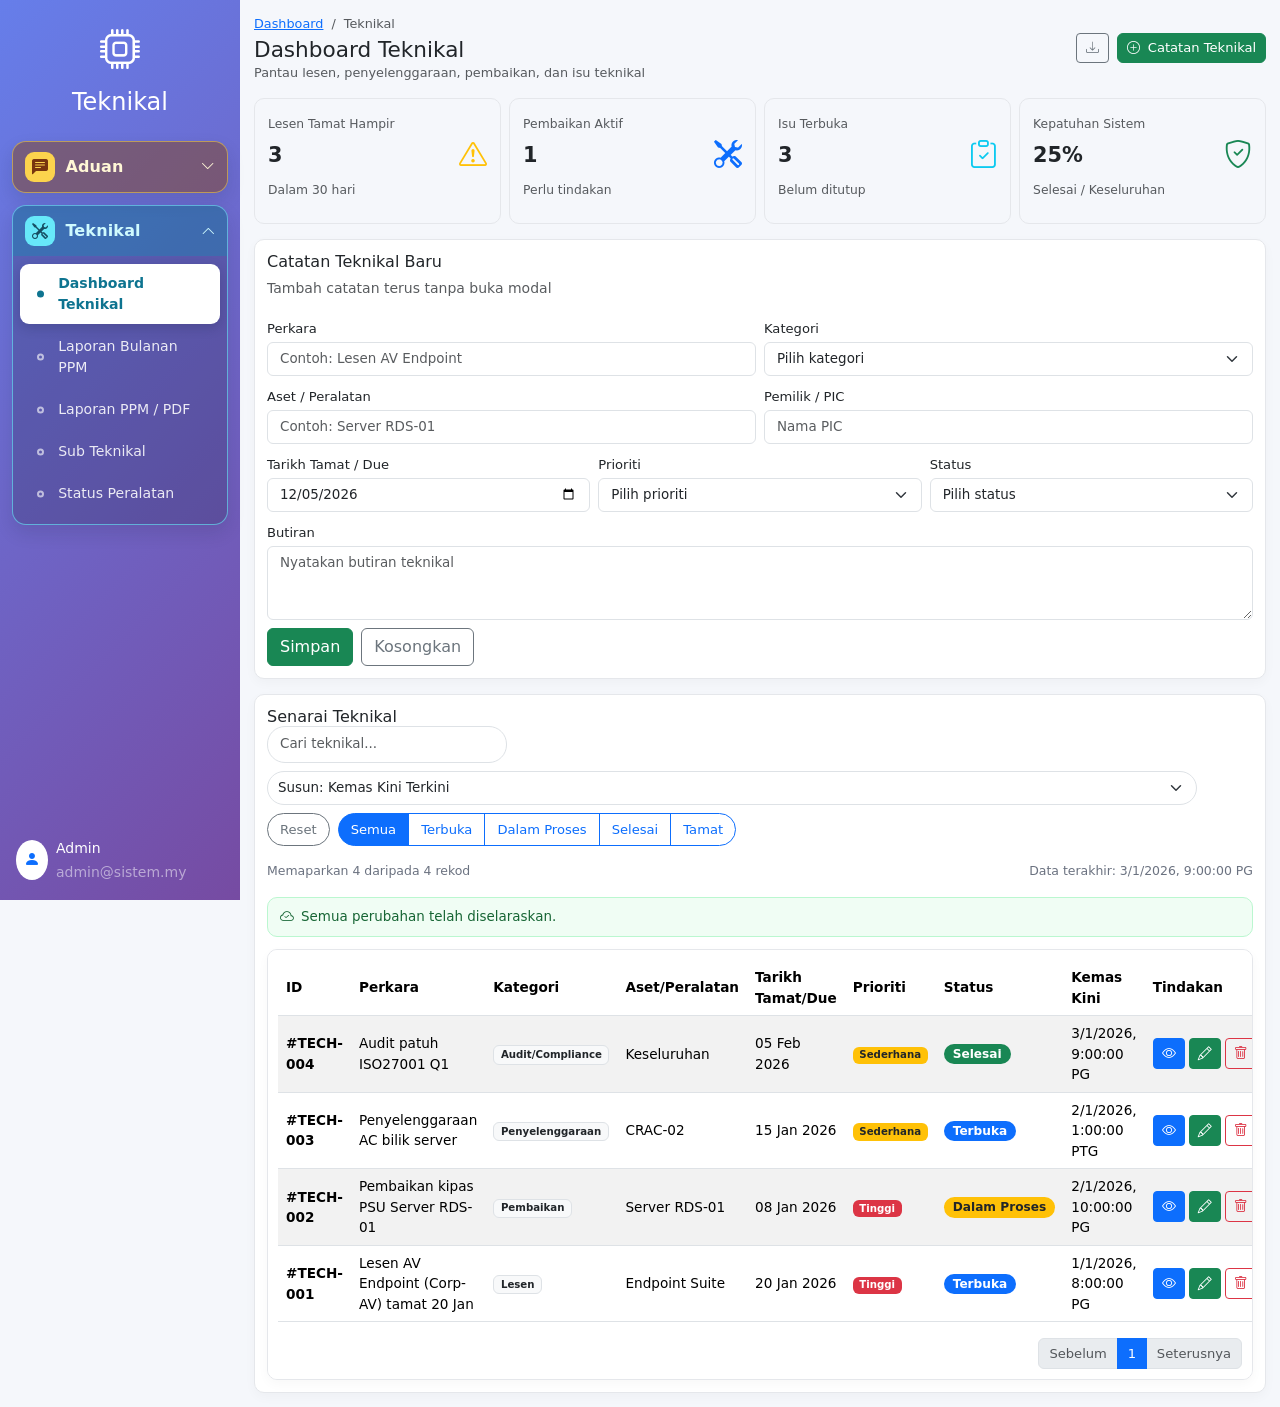
<file: technical.html>
<!DOCTYPE html>
<html lang="ms">
<head>
    <meta charset="UTF-8">
    <meta name="viewport" content="width=device-width, initial-scale=1.0">
    <title>Dashboard Teknikal</title>
    <link href="https://cdn.jsdelivr.net/npm/bootstrap@5.3.0/dist/css/bootstrap.min.css" rel="stylesheet">
    <link rel="stylesheet" href="https://cdn.jsdelivr.net/npm/bootstrap-icons@1.11.0/font/bootstrap-icons.min.css">
    <style>
        :root { --sidebar-width: 240px; }
        body { background-color: #f5f7fb; }
        .sidebar { position: fixed; top: 0; left: 0; height: 100vh; width: var(--sidebar-width); background: linear-gradient(135deg, #667eea 0%, #764ba2 100%); color: white; padding-top: 20px; z-index: 1000; }
        .sidebar .nav-link { color: rgba(255,255,255,0.88); padding: 12px 20px; transition: all 0.3s; border-left: 4px solid transparent; }
        .sidebar .nav-link:hover, .sidebar .nav-link.active { color: white; background-color: rgba(255,255,255,0.1); border-left-color: white; }
        .main-content { margin-left: var(--sidebar-width); padding: 24px; }
        .stat-card, .card-light { background: transparent; border: 1px solid #e5e7eb; border-radius: 12px; transition: transform 0.2s; }
        .stat-card:hover, .card-light:hover { transform: translateY(-2px); }
        .stat-number { font-size: 2rem; font-weight: bold; }
        .chart-container { background: white; border: 1px solid #e5e7eb; border-radius: 12px; padding: 20px; box-shadow: 0 4px 12px rgba(0,0,0,0.03); }
        .search-box { border-radius: 25px; padding: 10px 20px; min-width: 220px; }
        .filter-btn, .tech-filter-btn { border-radius: 20px; padding: 8px 20px; }
        .sort-select { border-radius: 20px; min-width: 220px; }
        .sync-meta { color: #6b7280; }
        .table-responsive td, .table-responsive th { vertical-align: middle; }
        .table-responsive { background: white; border: 1px solid #e5e7eb; border-radius: 12px; padding: 20px; box-shadow: 0 4px 12px rgba(0,0,0,0.03); }
        .badge-status { padding: 6px 12px; border-radius: 20px; font-size: 0.85rem; }
        .skip-link { position: absolute; left: -9999px; top: auto; width: 1px; height: 1px; overflow: hidden; }
        .skip-link:focus { left: 10px; top: 10px; width: auto; height: auto; background: #fff; padding: 8px 12px; border-radius: 6px; box-shadow: 0 4px 12px rgba(0,0,0,0.12); z-index: 2000; }

        .compact-technical {
            padding: 14px;
        }

        .compact-technical .row.g-3 {
            --bs-gutter-x: 0.5rem;
            --bs-gutter-y: 0.5rem;
        }

        .compact-technical .card,
        .compact-technical .chart-container,
        .compact-technical .table-responsive {
            border-radius: 10px;
        }

        .compact-technical .chart-container {
            padding: 12px;
        }

        .compact-technical .stat-card .card-body {
            min-height: 124px;
            padding: 0.72rem 0.82rem;
        }

        .compact-technical .stat-card .card-body > small {
            font-size: 0.77rem;
            line-height: 1.2;
        }

        .compact-technical .stat-number {
            font-size: 1.3rem;
            line-height: 1.12;
        }

        .compact-technical h2 {
            font-size: 1.35rem;
        }

        .compact-technical h5 {
            font-size: 1rem;
        }

        .compact-technical .breadcrumb,
        .compact-technical .text-muted.small {
            font-size: 0.8rem;
        }

        .compact-technical .top-toolbar .btn {
            padding: 0.25rem 0.55rem;
            font-size: 0.82rem;
        }

        .compact-technical .form-label {
            font-size: 0.82rem;
            margin-bottom: 0.2rem;
        }

        .compact-technical .form-control,
        .compact-technical .form-select {
            font-size: 0.84rem;
        }

        .compact-technical textarea.form-control {
            font-size: 0.84rem;
        }

        .compact-technical .invalid-feedback {
            font-size: 0.74rem;
        }

        .compact-technical .search-box {
            padding: 7px 12px;
            border-radius: 18px;
            min-width: 190px;
        }

        .compact-technical .sort-select {
            border-radius: 18px;
            min-width: 190px;
            padding: 6px 10px;
            font-size: 0.84rem;
        }

        .compact-technical .filter-btn,
        .compact-technical .tech-filter-btn {
            padding: 6px 12px;
            font-size: 0.82rem;
        }

        .compact-technical .sync-meta {
            font-size: 0.78rem;
        }

        .compact-technical .table-responsive {
            padding: 10px;
        }

        .compact-technical .table > :not(caption) > * > * {
            padding: 0.45rem 0.5rem;
            font-size: 0.85rem;
        }

        .compact-technical .badge-status {
            padding: 4px 9px;
            font-size: 0.76rem;
        }

        .compact-technical .pagination {
            margin-bottom: 0;
        }

        .compact-technical .pagination .page-link {
            font-size: 0.82rem;
            padding: 0.28rem 0.62rem;
        }

        .compact-technical .mb-4 {
            margin-bottom: 0.95rem !important;
        }

        .tech-modal-compact .modal-content {
            border: 1px solid #e5e7eb;
            border-radius: 12px;
            overflow: hidden;
        }

        .tech-modal-compact {
            --tech-modal-body-height: clamp(340px, 60vh, 470px);
            --tech-details-min-height: 136px;
        }

        .tech-modal-compact .modal-header {
            padding: 0.62rem 0.8rem;
            border-bottom: 1px solid #edf0f5;
        }

        .tech-modal-compact .modal-body {
            padding: 0.72rem 0.8rem;
            height: var(--tech-modal-body-height);
            overflow-y: auto;
        }

        .tech-modal-compact .modal-footer {
            padding: 0.62rem 0.8rem;
            border-top: 1px solid #edf0f5;
            gap: 0.4rem;
        }

        .tech-modal-compact .row {
            --bs-gutter-x: 0.5rem;
            --bs-gutter-y: 0.5rem;
        }

        .tech-modal-compact .tech-meta-grid {
            --bs-gutter-x: 0.42rem;
            --bs-gutter-y: 0.34rem;
        }

        .tech-modal-compact .tech-meta-field .form-label {
            margin-bottom: 0.14rem;
            font-size: 0.72rem;
            line-height: 1.1;
        }

        .tech-modal-compact .tech-meta-field .form-control,
        .tech-modal-compact .tech-meta-field .form-select {
            padding: 0.3rem 0.48rem;
            font-size: 0.8rem;
            min-height: calc(1.32em + 0.54rem + 2px);
        }

        .tech-modal-compact textarea.form-control {
            min-height: var(--tech-details-min-height);
            resize: vertical;
        }

        .tech-modal-compact .form-text,
        .tech-modal-compact .invalid-feedback {
            margin-top: 0.2rem;
            font-size: 0.72rem;
        }

        .tech-modal-compact .btn {
            padding: 0.34rem 0.68rem;
            font-size: 0.82rem;
        }

        .tech-modal-mode-view .form-control,
        .tech-modal-mode-view .form-select {
            background: #f8fafc;
            color: #1f2937;
            opacity: 1;
        }

        .tech-modal-mode-view .tech-meta-grid {
            --bs-gutter-x: 0.34rem;
            --bs-gutter-y: 0.28rem;
        }

        .tech-modal-mode-view .tech-meta-field .form-label {
            margin-bottom: 0.08rem;
            font-size: 0.66rem;
        }

        .tech-modal-mode-view .tech-meta-field .form-control,
        .tech-modal-mode-view .tech-meta-field .form-select {
            padding: 0.24rem 0.42rem;
            font-size: 0.76rem;
            min-height: calc(1.18em + 0.42rem + 2px);
        }

        .tech-modal-mode-view .form-text,
        .tech-modal-mode-view .invalid-feedback {
            display: none;
        }

        .tech-log-wrap {
            border: 1px solid #e5e7eb;
            border-radius: 10px;
            background: #f8fafc;
            padding: 0.45rem;
        }

        .tech-log-table > :not(caption) > * > * {
            padding: 0.36rem 0.42rem;
            font-size: 0.8rem;
            vertical-align: top;
        }

        .tech-log-table tbody td:nth-child(2) {
            white-space: pre-wrap;
        }

        .tech-log-editor .form-control {
            min-height: calc(1.5em + 0.62rem + 2px);
            font-size: 0.8rem;
        }

        .tech-log-empty {
            color: #6b7280;
            text-align: center;
            font-size: 0.79rem;
            padding: 0.6rem 0;
        }

        .tech-modal-mode-view .tech-log-editor,
        .tech-modal-mode-view .tech-log-action-col {
            display: none;
        }

        .tech-image-wrap {
            border: 1px solid #e5e7eb;
            border-radius: 10px;
            background: #f8fafc;
            padding: 0.45rem;
        }

        .tech-image-grid {
            display: grid;
            grid-template-columns: repeat(auto-fill, minmax(105px, 1fr));
            gap: 0.4rem;
        }

        .tech-image-item {
            position: relative;
            border: 1px solid #e5e7eb;
            border-radius: 8px;
            overflow: hidden;
            background: #fff;
        }

        .tech-image-item img {
            display: block;
            width: 100%;
            height: 84px;
            object-fit: cover;
            background: #f3f4f6;
        }

        .tech-image-caption {
            font-size: 0.67rem;
            color: #4b5563;
            padding: 0.25rem 0.32rem;
            white-space: nowrap;
            overflow: hidden;
            text-overflow: ellipsis;
        }

        .tech-image-details-view {
            font-size: 0.68rem;
            color: #6b7280;
            padding: 0 0.32rem 0.28rem;
            white-space: nowrap;
            overflow: hidden;
            text-overflow: ellipsis;
        }

        .tech-image-details-input {
            border: 0;
            border-top: 1px solid #edf0f5;
            border-radius: 0;
            font-size: 0.72rem;
            padding: 0.24rem 0.32rem;
            min-height: calc(1.4em + 0.45rem + 2px);
        }

        .tech-image-details-input:focus {
            box-shadow: none;
            border-color: #d6dbe3;
        }

        .tech-image-remove {
            position: absolute;
            top: 0.2rem;
            right: 0.2rem;
            padding: 0.08rem 0.25rem;
            font-size: 0.68rem;
            line-height: 1.1;
        }

        .tech-image-empty {
            border: 1px dashed #d1d5db;
            border-radius: 8px;
            padding: 0.65rem;
            text-align: center;
            font-size: 0.78rem;
            color: #6b7280;
            background: #fff;
        }

        .tech-modal-mode-view .tech-image-editor,
        .tech-modal-mode-view .tech-image-remove {
            display: none;
        }

        .tech-sync-status {
            display: flex;
            align-items: center;
            gap: 0.5rem;
            margin-bottom: 0.75rem;
            padding: 0.55rem 0.75rem;
            border: 1px solid #dbe3ef;
            border-radius: 10px;
            background: #f8fafc;
            color: #475569;
            font-size: 0.84rem;
        }

        .tech-sync-status.is-pending,
        .tech-sync-status.is-offline { border-color: #f4d58d; background: #fffbeb; color: #92400e; }
        .tech-sync-status.is-synced { border-color: #bbf7d0; background: #f0fdf4; color: #166534; }
        .technical-mobile-list { display: none; }

        .technical-card {
            border: 1px solid #e5e7eb;
            border-radius: 12px;
            padding: 0.85rem;
            background: #fff;
            box-shadow: 0 2px 8px rgba(15, 23, 42, 0.04);
        }

        .technical-card + .technical-card { margin-top: 0.65rem; }
        .technical-card-title { margin: 0; font-size: 0.98rem; font-weight: 700; line-height: 1.35; }
        .technical-card-meta { display: grid; grid-template-columns: 1fr 1fr; gap: 0.45rem 0.75rem; margin: 0.7rem 0; color: #64748b; font-size: 0.8rem; }
        .technical-card-meta strong { color: #334155; }

        .tech-form-steps { display: flex; gap: 0.35rem; padding: 0.65rem 0.9rem 0; }
        .tech-form-step-indicator { flex: 1; border: 0; border-bottom: 3px solid #dbe3ef; background: transparent; padding: 0 0 0.45rem; color: #64748b; font-size: 0.78rem; font-weight: 600; text-align: left; }
        .tech-form-step-indicator.is-active { border-color: #198754; color: #198754; }
        .tech-form-step[hidden] { display: none !important; }

        @media (max-width: 768px) {
            .tech-modal-compact {
                --tech-modal-body-height: clamp(310px, 56vh, 390px);
            }

            .tech-modal-compact .modal-body,
            .tech-modal-compact .modal-header,
            .tech-modal-compact .modal-footer {
                padding-left: 0.68rem;
                padding-right: 0.68rem;
            }
        }
        @media (max-width: 768px) {
            .sidebar { width: 0; overflow: hidden; }
            .main-content { margin-left: 0; padding: 16px; }
            .sidebar.show { width: var(--sidebar-width); }
            .technical-desktop-table { display: none; }
            .technical-mobile-list { display: block; }
            .technical-card-meta { grid-template-columns: 1fr; }
            .quick-tech-entry { display: none; }
            .tech-modal-compact .modal-footer .btn { flex: 1 1 auto; }
        }
    </style>
    <link rel="stylesheet" href="navigation.css?v=2">
</head>
<body>
    <a href="#main-content" class="skip-link">Skip to main content</a>
    <div class="sidebar" id="sidebarNav" role="navigation" aria-label="Menu utama">
        <div class="text-center mb-4">
            <i class="bi bi-cpu fs-1"></i>
            <h4 class="mt-2">Teknikal</h4>
        </div>
        <nav class="nav flex-column">
            <div class="nav-item nav-section nav-section-aduan">
                <button class="nav-link w-100 text-start d-flex justify-content-between align-items-center" type="button" data-bs-toggle="collapse" data-bs-target="#aduanMenu" aria-expanded="false" aria-controls="aduanMenu">
                    <span class="nav-section-label"><i class="bi bi-chat-left-text-fill nav-section-icon"></i><span>Aduan</span></span>
                    <i class="bi bi-chevron-down small"></i>
                </button>
                <div class="collapse" id="aduanMenu">
                    <a class="nav-link ps-4" href="index.html">Dashboard Aduan</a>
                    <a class="nav-link ps-4" href="unit-rumah.html">Unit Rumah</a>
                </div>
            </div>
            <div class="nav-item nav-section nav-section-teknikal">
                <button class="nav-link w-100 text-start d-flex justify-content-between align-items-center" type="button" data-bs-toggle="collapse" data-bs-target="#techMenu" aria-expanded="true" aria-controls="techMenu">
                    <span class="nav-section-label"><i class="bi bi-tools nav-section-icon"></i><span>Teknikal</span></span>
                    <i class="bi bi-chevron-down small"></i>
                </button>
                <div class="collapse show" id="techMenu">
                    <a class="nav-link active ps-4" href="technical.html">Dashboard Teknikal</a>
                    <a class="nav-link ps-4" href="ppm-monthly-report.html">Laporan Bulanan PPM</a>
                    <a class="nav-link ps-4" href="ppm-reports.html">Laporan PPM / PDF</a>
                    <a class="nav-link ps-4" href="sub-technical.html">Sub Teknikal</a>
                    <a class="nav-link ps-4" href="technical-equipment.html">Status Peralatan</a>
                </div>
            </div>
        </nav>
        <div class="position-absolute bottom-0 w-100 p-3">
            <div class="d-flex align-items-center">
                <div class="bg-white rounded-circle p-2 me-2"><i class="bi bi-person-fill text-primary"></i></div>
                <div><small>Admin</small><br><small class="text-white-50">admin@sistem.my</small></div>
            </div>
        </div>
    </div>

    <div class="main-content compact-technical" id="main-content" role="main" aria-label="Dashboard teknikal">
        <div class="d-flex justify-content-between align-items-center mb-3">
            <button class="btn btn-outline-secondary d-md-none me-2" id="sidebarToggle" aria-label="Toggle sidebar" aria-controls="sidebarNav" aria-expanded="false"><i class="bi bi-list"></i></button>
            <div>
                <nav aria-label="breadcrumb"><ol class="breadcrumb mb-1"><li class="breadcrumb-item"><a href="index.html">Dashboard</a></li><li class="breadcrumb-item active">Teknikal</li></ol></nav>
                <h2 class="mb-0">Dashboard Teknikal</h2>
                <p class="text-muted small mb-0">Pantau lesen, penyelenggaraan, pembaikan, dan isu teknikal</p>
            </div>
            <div class="d-flex align-items-center gap-2">
                <div class="top-toolbar d-flex gap-2 align-items-center">
                    <button class="btn btn-outline-secondary btn-sm" id="techReportBtn" title="Jana laporan CSV"><i class="bi bi-download"></i></button>
                    <button class="btn btn-success" id="newTechBtn"><i class="bi bi-plus-circle me-1"></i> Catatan Teknikal</button>
                </div>
            </div>
        </div>

        <div class="row g-3 mb-4">
            <div class="col-md-3 col-sm-6">
                <div class="card stat-card card-light">
                    <div class="card-body">
                        <small class="text-muted">Lesen Tamat Hampir</small>
                        <div class="d-flex align-items-center justify-content-between">
                            <div class="stat-number" id="statTechExpiring">0</div>
                            <i class="bi bi-exclamation-triangle text-warning fs-3"></i>
                        </div>
                        <small class="text-muted">Dalam 30 hari</small>
                    </div>
                </div>
            </div>
            <div class="col-md-3 col-sm-6">
                <div class="card stat-card card-light">
                    <div class="card-body">
                        <small class="text-muted">Pembaikan Aktif</small>
                        <div class="d-flex align-items-center justify-content-between">
                            <div class="stat-number" id="statTechRepairs">0</div>
                            <i class="bi bi-tools text-primary fs-3"></i>
                        </div>
                        <small class="text-muted">Perlu tindakan</small>
                    </div>
                </div>
            </div>
            <div class="col-md-3 col-sm-6">
                <div class="card stat-card card-light">
                    <div class="card-body">
                        <small class="text-muted">Isu Terbuka</small>
                        <div class="d-flex align-items-center justify-content-between">
                            <div class="stat-number" id="statTechOpen">0</div>
                            <i class="bi bi-clipboard-check text-info fs-3"></i>
                        </div>
                        <small class="text-muted">Belum ditutup</small>
                    </div>
                </div>
            </div>
            <div class="col-md-3 col-sm-6">
                <div class="card stat-card card-light">
                    <div class="card-body">
                        <small class="text-muted">Kepatuhan Sistem</small>
                        <div class="d-flex align-items-center justify-content-between">
                            <div class="stat-number" id="statTechCompliance">0%</div>
                            <i class="bi bi-shield-check text-success fs-3"></i>
                        </div>
                        <small class="text-muted">Selesai / Keseluruhan</small>
                    </div>
                </div>
            </div>
        </div>

        <div class="card chart-container mb-4 quick-tech-entry">
            <div class="d-flex justify-content-between align-items-center mb-3">
                <div>
                    <h5 class="mb-1">Catatan Teknikal Baru</h5>
                    <small class="text-muted">Tambah catatan terus tanpa buka modal</small>
                </div>
            </div>
            <form class="row g-3 needs-validation" id="quickTechForm" novalidate>
                <div class="col-md-6">
                    <label class="form-label" for="quickTechTitle">Perkara</label>
                    <input type="text" class="form-control" id="quickTechTitle" placeholder="Contoh: Lesen AV Endpoint" required>
                    <div class="invalid-feedback">Isi perkara teknikal.</div>
                </div>
                <div class="col-md-6">
                    <label class="form-label" for="quickTechType">Kategori</label>
                    <select class="form-select" id="quickTechType" required>
                        <option value="" disabled selected>Pilih kategori</option>
                        <option value="Lesen">Lesen</option>
                        <option value="Pembaikan">Pembaikan</option>
                        <option value="Penyelenggaraan">Penyelenggaraan</option>
                        <option value="Audit/Compliance">Audit/Compliance</option>
                    </select>
                    <div class="invalid-feedback">Pilih kategori.</div>
                </div>
                <div class="col-md-6">
                    <label class="form-label" for="quickTechAsset">Aset / Peralatan</label>
                    <input type="text" class="form-control" id="quickTechAsset" placeholder="Contoh: Server RDS-01" required>
                    <div class="invalid-feedback">Isi aset/peralatan.</div>
                </div>
                <div class="col-md-6">
                    <label class="form-label" for="quickTechOwner">Pemilik / PIC</label>
                    <input type="text" class="form-control" id="quickTechOwner" placeholder="Nama PIC" required>
                    <div class="invalid-feedback">Isi PIC.</div>
                </div>
                <div class="col-md-4">
                    <label class="form-label" for="quickTechDue">Tarikh Tamat / Due</label>
                    <input type="date" class="form-control" id="quickTechDue" required>
                    <div class="invalid-feedback">Pilih tarikh tamat/due.</div>
                </div>
                <div class="col-md-4">
                    <label class="form-label" for="quickTechPriority">Prioriti</label>
                    <select class="form-select" id="quickTechPriority" required>
                        <option value="" disabled selected>Pilih prioriti</option>
                        <option value="Tinggi">Tinggi</option>
                        <option value="Sederhana">Sederhana</option>
                        <option value="Rendah">Rendah</option>
                    </select>
                    <div class="invalid-feedback">Pilih prioriti.</div>
                </div>
                <div class="col-md-4">
                    <label class="form-label" for="quickTechStatus">Status</label>
                    <select class="form-select" id="quickTechStatus" required>
                        <option value="" disabled selected>Pilih status</option>
                        <option value="Terbuka">Terbuka</option>
                        <option value="Dalam Proses">Dalam Proses</option>
                        <option value="Selesai">Selesai</option>
                        <option value="Tamat">Tamat</option>
                    </select>
                    <div class="invalid-feedback">Pilih status.</div>
                </div>
                <div class="col-12">
                    <label class="form-label" for="quickTechNotes">Butiran</label>
                    <textarea class="form-control" id="quickTechNotes" rows="3" placeholder="Nyatakan butiran teknikal" required></textarea>
                    <div class="invalid-feedback">Isi butiran.</div>
                </div>
                <div class="col-12 d-flex gap-2">
                    <button type="submit" class="btn btn-success">Simpan</button>
                    <button type="reset" class="btn btn-outline-secondary">Kosongkan</button>
                </div>
            </form>
        </div>

        <div class="card chart-container">
            <div class="d-flex flex-wrap justify-content-between align-items-center mb-3">
                <h5 class="mb-0">Senarai Teknikal</h5>
                <div class="d-flex flex-wrap gap-2 align-items-center">
                    <input type="text" class="form-control search-box" id="searchTech" placeholder="Cari teknikal..." aria-label="Cari teknikal" style="width:240px;">
                    <select class="form-select sort-select" id="techSort" aria-label="Susun senarai teknikal">
                        <option value="updated">Susun: Kemas Kini Terkini</option>
                        <option value="due">Susun: Tarikh Due Terdekat</option>
                        <option value="priority">Susun: Prioriti Tertinggi</option>
                        <option value="status">Susun: Status</option>
                    </select>
                    <button class="btn btn-outline-secondary filter-btn" id="techResetBtn" type="button">Reset</button>
                    <div class="btn-group">
                        <button class="btn btn-outline-primary tech-filter-btn active" data-status="Semua" aria-pressed="true">Semua</button>
                        <button class="btn btn-outline-primary tech-filter-btn" data-status="Terbuka" aria-pressed="false">Terbuka</button>
                        <button class="btn btn-outline-primary tech-filter-btn" data-status="Dalam Proses" aria-pressed="false">Dalam Proses</button>
                        <button class="btn btn-outline-primary tech-filter-btn" data-status="Selesai" aria-pressed="false">Selesai</button>
                        <button class="btn btn-outline-primary tech-filter-btn" data-status="Tamat" aria-pressed="false">Tamat</button>
                    </div>
                </div>
            </div>
            <div class="d-flex justify-content-between align-items-center mb-3 small sync-meta">
                <span id="techResultInfo">Memaparkan 0 rekod</span>
                <span id="techLastSync">Data terakhir: -</span>
            </div>
            <div class="tech-sync-status" id="techSyncStatus" role="status" aria-live="polite">
                <i class="bi bi-cloud-check" aria-hidden="true"></i>
                <span id="techSyncStatusText">Menyemak sambungan...</span>
                <button type="button" class="btn btn-sm btn-outline-secondary ms-auto d-none" id="retryTechSyncBtn">Cuba semula</button>
            </div>
            <div class="table-responsive">
                <table class="table table-hover table-striped mb-0 technical-desktop-table">
                    <thead>
                        <tr>
                            <th>ID</th>
                            <th>Perkara</th>
                            <th>Kategori</th>
                            <th>Aset/Peralatan</th>
                            <th>Tarikh Tamat/Due</th>
                            <th>Prioriti</th>
                            <th>Status</th>
                            <th>Kemas Kini</th>
                            <th>Tindakan</th>
                        </tr>
                    </thead>
                    <tbody id="technicalBody"></tbody>
                </table>
                <div class="technical-mobile-list" id="technicalMobileList" aria-live="polite"></div>
                <nav class="mt-3">
                    <ul class="pagination justify-content-end" id="techPagination"></ul>
                </nav>
            </div>
        </div>
    </div>

    <!-- Modals -->
    <div class="modal fade" id="techModal" tabindex="-1" aria-labelledby="techModalLabel" aria-hidden="true">
        <div class="modal-dialog modal-lg modal-dialog-scrollable modal-dialog-centered tech-modal-compact" id="techModalDialog">
            <form class="modal-content needs-validation" id="techForm" novalidate>
                <div class="modal-header">
                    <h5 class="modal-title" id="techModalLabel">Catatan Teknikal</h5>
                    <button type="button" class="btn-close" data-bs-dismiss="modal" aria-label="Tutup"></button>
                </div>
                <div class="tech-form-steps" id="techFormSteps" aria-label="Langkah borang">
                    <button class="tech-form-step-indicator is-active" type="button" data-tech-form-step="1">1. Maklumat</button>
                    <button class="tech-form-step-indicator" type="button" data-tech-form-step="2">2. Kerja</button>
                    <button class="tech-form-step-indicator" type="button" data-tech-form-step="3">3. Gambar</button>
                </div>
                <div class="px-3 pt-2 small text-muted" id="techDraftStatus" aria-live="polite"></div>
                <div class="modal-body">
                    <div class="row g-2 tech-meta-grid tech-form-step" data-tech-step="1">
                        <div class="col-md-6 tech-meta-field">
                            <label class="form-label" for="techTitle">Perkara</label>
                            <input type="text" class="form-control" id="techTitle" placeholder="Contoh: Lesen AV Endpoint" required>
                            <div class="invalid-feedback">Isi perkara teknikal.</div>
                        </div>
                        <div class="col-md-6 tech-meta-field">
                            <label class="form-label" for="techType">Kategori</label>
                            <select class="form-select" id="techType" required>
                                <option value="" disabled selected>Pilih kategori</option>
                                <option value="Lesen">Lesen</option>
                                <option value="Pembaikan">Pembaikan</option>
                                <option value="Penyelenggaraan">Penyelenggaraan</option>
                                <option value="Audit/Compliance">Audit/Compliance</option>
                            </select>
                            <div class="invalid-feedback">Pilih kategori.</div>
                        </div>
                        <div class="col-md-6 tech-meta-field">
                            <label class="form-label" for="techAsset">Aset / Peralatan</label>
                            <input type="text" class="form-control" id="techAsset" placeholder="Contoh: Server RDS-01" required>
                            <div class="invalid-feedback">Isi aset/peralatan.</div>
                        </div>
                        <div class="col-md-6 tech-meta-field">
                            <label class="form-label" for="techOwner">Pemilik / PIC</label>
                            <input type="text" class="form-control" id="techOwner" placeholder="Nama PIC" required>
                            <div class="invalid-feedback">Isi PIC.</div>
                        </div>
                        <div class="col-md-6 tech-meta-field">
                            <label class="form-label" for="techDue">Tarikh Tamat / Due</label>
                            <input type="date" class="form-control" id="techDue" required>
                            <div class="invalid-feedback">Pilih tarikh tamat/due.</div>
                        </div>
                        <div class="col-md-3 tech-meta-field">
                            <label class="form-label" for="techPriority">Prioriti</label>
                            <select class="form-select" id="techPriority" required>
                                <option value="" disabled selected>Pilih prioriti</option>
                                <option value="Tinggi">Tinggi</option>
                                <option value="Sederhana">Sederhana</option>
                                <option value="Rendah">Rendah</option>
                            </select>
                            <div class="invalid-feedback">Pilih prioriti.</div>
                        </div>
                        <div class="col-md-3 tech-meta-field">
                            <label class="form-label" for="techStatus">Status</label>
                            <select class="form-select" id="techStatus" required>
                                <option value="" disabled selected>Pilih status</option>
                                <option value="Terbuka">Terbuka</option>
                                <option value="Dalam Proses">Dalam Proses</option>
                                <option value="Selesai">Selesai</option>
                                <option value="Tamat">Tamat</option>
                            </select>
                            <div class="invalid-feedback">Pilih status.</div>
                        </div>
                    </div>
                    <section class="tech-form-step" data-tech-step="2" hidden>
                        <div class="col-12">
                            <label class="form-label mb-1">Butiran Teknikal (Log Report)</label>
                            <div class="tech-log-wrap">
                                <div class="table-responsive">
                                    <table class="table table-sm align-middle mb-2 tech-log-table">
                                        <thead>
                                            <tr>
                                                <th style="width: 170px;">Tarikh</th>
                                                <th>Butiran</th>
                                                <th class="text-end tech-log-action-col" style="width: 92px;">Tindakan</th>
                                            </tr>
                                        </thead>
                                        <tbody id="techLogBody"></tbody>
                                    </table>
                                </div>
                                <div class="row g-2 tech-log-editor">
                                    <div class="col-md-3">
                                        <label for="techLogDate" class="visually-hidden">Tarikh log</label>
                                        <input type="date" class="form-control" id="techLogDate" aria-label="Tarikh log teknikal">
                                    </div>
                                    <div class="col-md-7">
                                        <label for="techLogDetails" class="visually-hidden">Butiran log</label>
                                        <input type="text" class="form-control" id="techLogDetails" placeholder="Contoh: Penukaran PSU dijadualkan" aria-label="Butiran log teknikal">
                                    </div>
                                    <div class="col-md-2 d-grid">
                                        <button type="button" class="btn btn-outline-primary" id="addTechLogBtn"><i class="bi bi-plus-lg me-1"></i>Tambah</button>
                                    </div>
                                </div>
                                <div class="small text-danger mt-1 d-none" id="techLogFeedback">Tambah sekurang-kurangnya satu log sebelum simpan.</div>
                            </div>
                        </div>
                    </section>
                    <section class="tech-form-step" data-tech-step="3" hidden>
                        <div class="col-12">
                            <label class="form-label mb-1">Lampiran Gambar (Opsyenal)</label>
                            <div class="tech-image-wrap">
                                <div class="row g-2 tech-image-editor">
                                    <div class="col-md-8">
                                        <label for="techImageUpload" class="visually-hidden">Upload gambar technical</label>
                                        <input type="file" class="form-control" id="techImageUpload" accept="image/*" multiple>
                                    </div>
                                    <div class="col-md-4 d-flex align-items-center">
                                        <small class="text-muted">Maks 3 gambar, 350KB setiap satu.</small>
                                    </div>
                                </div>
                                <div class="small text-danger mt-1 d-none" id="techImageFeedback"></div>
                                <div class="tech-image-grid mt-2" id="techImagePreview"></div>
                            </div>
                        </div>
                    </section>
                </div>
                <div class="modal-footer">
                    <button type="button" class="btn btn-outline-secondary" id="closeTechBtn" data-bs-dismiss="modal">Batal</button>
                    <button type="button" class="btn btn-outline-secondary d-none" id="prevTechStepBtn"><i class="bi bi-arrow-left me-1"></i>Kembali</button>
                    <button type="button" class="btn btn-success" id="nextTechStepBtn">Seterusnya<i class="bi bi-arrow-right ms-1"></i></button>
                    <button type="button" class="btn btn-success d-none" id="techModalEditBtn">Edit</button>
                    <button type="submit" class="btn btn-success" id="submitTechBtn">Simpan</button>
                </div>
            </form>
        </div>
    </div>

    <script src="https://cdn.jsdelivr.net/npm/bootstrap@5.3.0/dist/js/bootstrap.bundle.min.js"></script>
    <script src="dashboard-store.js?v=20261001-1"></script>
    <script src="backend-config.js"></script>
    <script>
        document.addEventListener('DOMContentLoaded', () => {
            const store = window.DashboardStore;

            if (!store) {
                console.error('DashboardStore tidak ditemui. Pastikan dashboard-store.js dimuatkan.');
                return;
            }

            const TECH_SYNC_OUTBOX_KEY = `${store.STORAGE_KEYS.technical}_sync_outbox`;
            const TECH_FORM_DRAFT_KEY = `${store.STORAGE_KEYS.technical}_form_draft`;

            const refs = {
                sidebarToggle: document.getElementById('sidebarToggle'),
                sidebar: document.querySelector('.sidebar'),
                techBody: document.getElementById('technicalBody'),
                techMobileList: document.getElementById('technicalMobileList'),
                techPagination: document.getElementById('techPagination'),
                techSearch: document.getElementById('searchTech'),
                techSort: document.getElementById('techSort'),
                techResetBtn: document.getElementById('techResetBtn'),
                techFilterButtons: document.querySelectorAll('.tech-filter-btn[data-status]'),
                techReportBtn: document.getElementById('techReportBtn'),
                techResultInfo: document.getElementById('techResultInfo'),
                techLastSync: document.getElementById('techLastSync'),
                newTechBtn: document.getElementById('newTechBtn'),
                techModalEl: document.getElementById('techModal'),
                techModalDialog: document.getElementById('techModalDialog'),
                techForm: document.getElementById('techForm'),
                techModalLabel: document.getElementById('techModalLabel'),
                closeTechBtn: document.getElementById('closeTechBtn'),
                techModalEditBtn: document.getElementById('techModalEditBtn'),
                submitTechBtn: document.getElementById('submitTechBtn'),
                previousTechStepBtn: document.getElementById('prevTechStepBtn'),
                nextTechStepBtn: document.getElementById('nextTechStepBtn'),
                techFormStepButtons: document.querySelectorAll('[data-tech-form-step]'),
                techFormSteps: document.querySelectorAll('.tech-form-step'),
                techDraftStatus: document.getElementById('techDraftStatus'),
                techLogBody: document.getElementById('techLogBody'),
                techLogDateInput: document.getElementById('techLogDate'),
                techLogDetailsInput: document.getElementById('techLogDetails'),
                addTechLogBtn: document.getElementById('addTechLogBtn'),
                techLogFeedback: document.getElementById('techLogFeedback'),
                techImageInput: document.getElementById('techImageUpload'),
                techImageFeedback: document.getElementById('techImageFeedback'),
                techImagePreview: document.getElementById('techImagePreview'),
                quickTechForm: document.getElementById('quickTechForm'),
                statTechExpiring: document.getElementById('statTechExpiring'),
                statTechRepairs: document.getElementById('statTechRepairs'),
                statTechOpen: document.getElementById('statTechOpen'),
                statTechCompliance: document.getElementById('statTechCompliance'),
                techSyncStatus: document.getElementById('techSyncStatus'),
                techSyncStatusText: document.getElementById('techSyncStatusText'),
                retryTechSyncBtn: document.getElementById('retryTechSyncBtn')
            };

            const techFields = {
                title: document.getElementById('techTitle'),
                type: document.getElementById('techType'),
                asset: document.getElementById('techAsset'),
                owner: document.getElementById('techOwner'),
                due: document.getElementById('techDue'),
                priority: document.getElementById('techPriority'),
                status: document.getElementById('techStatus')
            };

            const quickTechFields = {
                title: document.getElementById('quickTechTitle'),
                type: document.getElementById('quickTechType'),
                asset: document.getElementById('quickTechAsset'),
                owner: document.getElementById('quickTechOwner'),
                due: document.getElementById('quickTechDue'),
                priority: document.getElementById('quickTechPriority'),
                status: document.getElementById('quickTechStatus'),
                notes: document.getElementById('quickTechNotes')
            };

            let techItems = store.loadTechnical();
            let techStatus = 'Semua';
            let techSearch = '';
            let techSort = 'updated';
            let techEditingId = null;
            let techViewingId = null;
            let techReturnToViewAfterSave = false;
            let techDraftLogs = [];
            let techDraftImages = [];
            let techCurrentFormStep = 1;
            let techFormHasUnsavedChanges = false;
            let techAllowModalClose = false;
            let techDraftSaveTimer = null;
            let isTechSyncing = false;
            const techPageSize = 5;
            const TECH_FORM_STEP_COUNT = 3;
            let techPage = 1;
            const MAX_TECH_IMAGES = 3;
            const MAX_TECH_IMAGE_BYTES = 350 * 1024;

            const techModal = new bootstrap.Modal(refs.techModalEl);

            bindEvents();
            bindSyncEvents();
            renderAll();
            refreshTechFromBackend();
            renderTechSyncStatus();
            void syncPendingTechChanges();

            function loadTechOutbox() {
                try {
                    const items = JSON.parse(localStorage.getItem(TECH_SYNC_OUTBOX_KEY) || '[]');
                    return Array.isArray(items) ? items : [];
                } catch { return []; }
            }

            function saveTechOutbox(items) {
                localStorage.setItem(TECH_SYNC_OUTBOX_KEY, JSON.stringify(items));
            }

            function queueTechChange(action, payload) {
                const itemId = String(payload?.id || '');
                let items = loadTechOutbox();
                if (itemId) items = items.filter(item => String(item?.payload?.id || '') !== itemId);
                items.push({ id: `${action}-${Date.now()}-${Math.random().toString(36).slice(2, 8)}`, action, payload, queuedAt: new Date().toISOString() });
                saveTechOutbox(items);
                renderTechSyncStatus();
            }

            function setTechSyncStatus(style, message, canRetry = false) {
                refs.techSyncStatus?.classList.remove('is-offline', 'is-pending', 'is-synced');
                if (style) refs.techSyncStatus?.classList.add(style);
                if (refs.techSyncStatusText) refs.techSyncStatusText.textContent = message;
                refs.retryTechSyncBtn?.classList.toggle('d-none', !canRetry);
            }

            function renderTechSyncStatus() {
                const pending = loadTechOutbox().length;
                if (!REMOTE_BACKEND_URL) return setTechSyncStatus('is-pending', 'Disimpan pada peranti ini sahaja. Backend belum disambungkan.');
                if (!navigator.onLine) return setTechSyncStatus('is-offline', pending ? `${pending} perubahan disimpan. Akan dihantar apabila internet kembali.` : 'Anda sedang offline. Perubahan baharu akan disimpan pada peranti ini.', true);
                if (isTechSyncing) return setTechSyncStatus('is-pending', `Menghantar ${pending || 'perubahan'} ke server...`);
                if (pending) return setTechSyncStatus('is-pending', `${pending} perubahan menunggu dihantar ke server.`, true);
                setTechSyncStatus('is-synced', 'Semua perubahan telah diselaraskan.');
            }

            async function syncPendingTechChanges() {
                if (isTechSyncing || !REMOTE_BACKEND_URL || !navigator.onLine) return renderTechSyncStatus();
                let items = loadTechOutbox();
                if (!items.length) return renderTechSyncStatus();
                isTechSyncing = true;
                renderTechSyncStatus();
                try {
                    while (items.length) {
                        const item = items[0];
                        if (item.action === 'delete') await deleteTechFromBackend(item.payload.id);
                        else await submitTechToBackend(item.payload);
                        items.shift();
                        saveTechOutbox(items);
                    }
                    await refreshTechFromBackend();
                } catch (error) {
                    console.warn('Technical sync failed:', error);
                    setTechSyncStatus('is-pending', `Belum dapat dihantar: ${error.message || 'cuba lagi apabila sambungan stabil.'}`, true);
                } finally {
                    isTechSyncing = false;
                    renderTechSyncStatus();
                }
            }

            function setTechDraftStatus(message) {
                if (refs.techDraftStatus) refs.techDraftStatus.textContent = message || '';
            }

            function isNewTechDraftable() {
                return !techEditingId && !techViewingId && !refs.techModalDialog?.classList.contains('tech-modal-mode-view');
            }

            function isMeaningfulTechDraft(draft) {
                const fields = draft?.fields || {};
                return Boolean(String(fields.title || '').trim() || String(fields.asset || '').trim() || String(fields.owner || '').trim() || String(fields.type || '').trim() || (Array.isArray(draft?.logs) && draft.logs.length) || (Array.isArray(draft?.images) && draft.images.length));
            }

            function saveTechFormDraft() {
                if (!isNewTechDraftable() || !techFormHasUnsavedChanges) return;
                const draft = { savedAt: new Date().toISOString(), step: techCurrentFormStep, fields: Object.fromEntries(Object.entries(techFields).map(([key, field]) => [key, field?.value || ''])), logs: techDraftLogs, images: techDraftImages };
                if (!isMeaningfulTechDraft(draft)) return;
                try {
                    localStorage.setItem(TECH_FORM_DRAFT_KEY, JSON.stringify(draft));
                    setTechDraftStatus(`Draf disimpan pada ${new Date().toLocaleTimeString('ms-MY', { hour: '2-digit', minute: '2-digit' })}.`);
                } catch {
                    setTechDraftStatus('Draf tidak dapat disimpan pada peranti ini.');
                }
            }

            function scheduleTechFormDraft() {
                if (!isNewTechDraftable()) return;
                techFormHasUnsavedChanges = true;
                if (techDraftSaveTimer) clearTimeout(techDraftSaveTimer);
                techDraftSaveTimer = setTimeout(() => { techDraftSaveTimer = null; saveTechFormDraft(); }, 350);
            }

            function clearTechFormDraft() {
                localStorage.removeItem(TECH_FORM_DRAFT_KEY);
                setTechDraftStatus('');
            }

            function restoreTechFormDraft() {
                let draft;
                try { draft = JSON.parse(localStorage.getItem(TECH_FORM_DRAFT_KEY) || 'null'); } catch { return false; }
                if (!isMeaningfulTechDraft(draft)) return false;
                if (!confirm('Terdapat draf catatan teknikal yang disimpan. Sambung semula draf ini?')) { clearTechFormDraft(); return false; }
                Object.entries(techFields).forEach(([key, field]) => { if (field) field.value = draft.fields?.[key] || ''; });
                techDraftLogs = normalizeTechLogsForForm(draft.logs, techFields.due.value, '');
                techDraftImages = normalizeTechImageAttachmentsForForm(draft.images);
                refs.techLogDateInput.value = techFields.due.value || new Date().toISOString().slice(0, 10);
                refs.techLogDetailsInput.value = '';
                renderTechLogTable();
                renderTechImagePreview();
                techCurrentFormStep = Math.min(Math.max(Number(draft.step) || 1, 1), TECH_FORM_STEP_COUNT);
                techFormHasUnsavedChanges = true;
                setTechDraftStatus('Draf dipulihkan.');
                return true;
            }

            function setTechFormStep(step) {
                techCurrentFormStep = Math.min(Math.max(Number(step) || 1, 1), TECH_FORM_STEP_COUNT);
                const isView = refs.techModalDialog?.classList.contains('tech-modal-mode-view');
                refs.techFormSteps.forEach(section => { section.hidden = Number(section.dataset.techStep) !== techCurrentFormStep; });
                refs.techFormStepButtons.forEach(button => button.classList.toggle('is-active', Number(button.dataset.techFormStep) === techCurrentFormStep));
                refs.previousTechStepBtn?.classList.toggle('d-none', techCurrentFormStep === 1);
                refs.nextTechStepBtn?.classList.toggle('d-none', techCurrentFormStep === TECH_FORM_STEP_COUNT);
                refs.submitTechBtn?.classList.toggle('d-none', isView || techCurrentFormStep !== TECH_FORM_STEP_COUNT);
                if (isNewTechDraftable() && techFormHasUnsavedChanges) saveTechFormDraft();
            }

            function validateTechCurrentStep() {
                if (techCurrentFormStep !== 1) return true;
                const step = document.querySelector(`.tech-form-step[data-tech-step="${techCurrentFormStep}"]`);
                const invalid = Array.from(step?.querySelectorAll('input[required], select[required]') || []).find(field => !field.checkValidity());
                if (!invalid) return true;
                refs.techForm.classList.add('was-validated');
                invalid.focus();
                return false;
            }

            function bindEvents() {
                refs.newTechBtn?.addEventListener('click', () => openTechModal('new'));

                refs.techReportBtn?.addEventListener('click', () => {
                    const rows = getFilteredTech();
                    downloadTechReport(rows);
                });

                refs.techBody?.addEventListener('click', (e) => {
                    const btn = e.target.closest('button[data-action]');
                    if (!btn) return;
                    const id = btn.dataset.id;
                    if (btn.dataset.action === 'view') {
                        openTechView(id);
                    } else if (btn.dataset.action === 'edit') {
                        openTechModal('edit', id);
                    } else if (btn.dataset.action === 'delete') {
                        handleTechDelete(id);
                    }
                });

                refs.techMobileList?.addEventListener('click', (e) => {
                    const btn = e.target.closest('button[data-action]');
                    if (!btn) return;
                    const id = btn.dataset.id;
                    if (btn.dataset.action === 'view') openTechView(id);
                    else if (btn.dataset.action === 'edit') openTechModal('edit', id);
                    else if (btn.dataset.action === 'delete') handleTechDelete(id);
                });

                refs.techForm?.addEventListener('submit', handleTechSubmit);
                refs.techForm?.addEventListener('input', scheduleTechFormDraft);
                refs.techForm?.addEventListener('change', scheduleTechFormDraft);

                refs.nextTechStepBtn?.addEventListener('click', () => {
                    if (refs.techModalDialog?.classList.contains('tech-modal-mode-view') || validateTechCurrentStep()) setTechFormStep(techCurrentFormStep + 1);
                });
                refs.previousTechStepBtn?.addEventListener('click', () => setTechFormStep(techCurrentFormStep - 1));
                refs.techFormStepButtons.forEach(button => button.addEventListener('click', () => {
                    const requestedStep = Number(button.dataset.techFormStep);
                    if (requestedStep <= techCurrentFormStep || refs.techModalDialog?.classList.contains('tech-modal-mode-view') || validateTechCurrentStep()) setTechFormStep(requestedStep);
                }));

                refs.techModalEditBtn?.addEventListener('click', () => {
                    if (techViewingId) {
                        openTechModal('edit', techViewingId);
                    }
                });

                refs.addTechLogBtn?.addEventListener('click', () => {
                    const note = String(refs.techLogDetailsInput?.value || '').trim();
                    if (!note) {
                        showTechLogFeedback('Isi butiran log sebelum tambah.');
                        refs.techLogDetailsInput?.focus();
                        return;
                    }

                    const fallbackDate = techFields.due.value || new Date().toISOString().slice(0, 10);
                    const logDate = normalizeTechLogDate(refs.techLogDateInput?.value, fallbackDate);
                    techDraftLogs.unshift({ date: logDate, note });
                    refs.techLogDateInput.value = logDate;
                    refs.techLogDetailsInput.value = '';
                    clearTechLogFeedback();
                    renderTechLogTable();
                    scheduleTechFormDraft();
                });

                refs.techLogBody?.addEventListener('click', (event) => {
                    const removeBtn = event.target.closest('button[data-tech-log-remove-index]');
                    if (!removeBtn) return;

                    const index = Number(removeBtn.dataset.techLogRemoveIndex);
                    if (Number.isNaN(index)) return;

                    techDraftLogs.splice(index, 1);
                    clearTechLogFeedback();
                    renderTechLogTable();
                    scheduleTechFormDraft();
                });

                refs.techImageInput?.addEventListener('change', (event) => {
                    void handleTechImageSelection(event);
                });

                refs.techImagePreview?.addEventListener('click', (event) => {
                    const removeBtn = event.target.closest('button[data-tech-image-remove-index]');
                    if (!removeBtn) return;

                    const index = Number(removeBtn.dataset.techImageRemoveIndex);
                    if (Number.isNaN(index)) return;

                    techDraftImages.splice(index, 1);
                    clearTechImageFeedback();
                    renderTechImagePreview();
                    scheduleTechFormDraft();
                });

                refs.techImagePreview?.addEventListener('input', (event) => {
                    const detailsInput = event.target.closest('input[data-tech-image-details-index]');
                    if (!detailsInput) return;
                    const index = Number(detailsInput.dataset.techImageDetailsIndex);
                    if (Number.isNaN(index) || !techDraftImages[index]) return;

                    techDraftImages[index].details = String(detailsInput.value || '').slice(0, 160);
                    scheduleTechFormDraft();
                });

                refs.retryTechSyncBtn?.addEventListener('click', () => void syncPendingTechChanges());
                window.addEventListener('online', () => { renderTechSyncStatus(); void syncPendingTechChanges(); });
                window.addEventListener('offline', renderTechSyncStatus);
                window.addEventListener('beforeunload', (event) => {
                    if (!techFormHasUnsavedChanges || !isNewTechDraftable()) return;
                    saveTechFormDraft();
                    event.preventDefault();
                    event.returnValue = '';
                });

                refs.techModalEl?.addEventListener('hide.bs.modal', (event) => {
                    if (techAllowModalClose || !techFormHasUnsavedChanges || !isNewTechDraftable()) return;
                    event.preventDefault();
                    saveTechFormDraft();
                    if (!confirm('Borang ini belum dihantar. Draf telah disimpan pada peranti ini. Keluar daripada borang?')) return;
                    techAllowModalClose = true;
                    setTimeout(() => techModal.hide(), 0);
                });

                refs.techModalEl?.addEventListener('hidden.bs.modal', () => {
                    techEditingId = null;
                    techViewingId = null;
                    techReturnToViewAfterSave = false;
                    techAllowModalClose = false;
                    techFormHasUnsavedChanges = false;
                    if (techDraftSaveTimer) clearTimeout(techDraftSaveTimer);
                    techDraftSaveTimer = null;
                    techDraftLogs = [];
                    techDraftImages = [];
                    refs.techForm?.classList.remove('was-validated');
                    refs.techModalDialog?.classList.remove('tech-modal-mode-view');
                    refs.techModalEditBtn?.classList.add('d-none');
                    refs.submitTechBtn?.classList.remove('d-none');
                    if (refs.submitTechBtn) refs.submitTechBtn.disabled = false;
                    if (refs.closeTechBtn) refs.closeTechBtn.textContent = 'Batal';
                    if (refs.techLogDateInput) refs.techLogDateInput.value = new Date().toISOString().slice(0, 10);
                    if (refs.techLogDetailsInput) refs.techLogDetailsInput.value = '';
                    if (refs.techImageInput) refs.techImageInput.value = '';
                    clearTechLogFeedback();
                    clearTechImageFeedback();
                    setTechFormReadonly(false);
                    setTechFormStep(1);
                    renderTechLogTable();
                    renderTechImagePreview();
                });

                refs.techSearch?.addEventListener('input', (e) => {
                    techSearch = e.target.value.toLowerCase();
                    techPage = 1;
                    renderAll();
                });

                refs.techSort?.addEventListener('change', (e) => {
                    techSort = e.target.value;
                    techPage = 1;
                    renderTechTable();
                });

                refs.techResetBtn?.addEventListener('click', () => {
                    techStatus = 'Semua';
                    techSearch = '';
                    techSort = 'updated';
                    techPage = 1;

                    refs.techSearch.value = '';
                    refs.techSort.value = 'updated';
                    refs.techFilterButtons.forEach(btn => {
                        const active = btn.dataset.status === 'Semua';
                        btn.classList.toggle('active', active);
                        btn.setAttribute('aria-pressed', active ? 'true' : 'false');
                    });

                    renderAll();
                });

                refs.techFilterButtons.forEach(btn => {
                    btn.addEventListener('click', () => {
                        refs.techFilterButtons.forEach(b => {
                            b.classList.remove('active');
                            b.setAttribute('aria-pressed', 'false');
                        });
                        btn.classList.add('active');
                        btn.setAttribute('aria-pressed', 'true');
                        techStatus = btn.dataset.status;
                        techPage = 1;
                        renderAll();
                    });
                });

                if (refs.quickTechForm) {
                    refs.quickTechForm.addEventListener('submit', handleQuickTechSubmit);
                    refs.quickTechForm.addEventListener('reset', () => {
                        refs.quickTechForm.classList.remove('was-validated');
                        if (quickTechFields.due) quickTechFields.due.value = new Date().toISOString().slice(0, 10);
                    });
                    if (quickTechFields.due) quickTechFields.due.value = new Date().toISOString().slice(0, 10);
                }

                if (refs.sidebarToggle) {
                    refs.sidebarToggle.addEventListener('click', () => {
                        refs.sidebar.classList.toggle('show');
                        refs.sidebarToggle.setAttribute('aria-expanded', refs.sidebar.classList.contains('show'));
                    });
                }
            }

            function bindSyncEvents() {
                document.addEventListener('visibilitychange', () => {
                    if (!document.hidden) {
                        refreshTechData();
                        refreshTechFromBackend();
                        void syncPendingTechChanges();
                    }
                });

                window.addEventListener('storage', (event) => {
                    if (event.key === store.STORAGE_KEYS.technical) {
                        refreshTechData();
                        refreshTechFromBackend();
                    }
                });
            }

            function refreshTechData() {
                techItems = store.loadTechnical();
                renderAll();
            }

            async function fetchBackendData(type) {
                if (!REMOTE_BACKEND_URL) {
                    return null;
                }

                const url = `${REMOTE_BACKEND_URL}?action=read&type=${encodeURIComponent(type)}`;
                const response = await fetch(url, {
                    method: 'GET',
                    headers: {
                        Accept: 'application/json'
                    }
                });

                const text = await response.text();
                let payload;
                try {
                    payload = JSON.parse(text || 'null');
                } catch (err) {
                    throw new Error(`Backend read returned invalid JSON (${response.status}): ${text}`);
                }

                if (Array.isArray(payload)) {
                    return payload;
                }

                if (!payload || payload.success === false) {
                    throw new Error(payload?.error || `Backend read failed (${response.status})`);
                }

                return payload.rows || payload.data || [];
            }

            async function refreshTechFromBackend() {
                try {
                    const rows = await fetchBackendData('Technical');
                    if (Array.isArray(rows)) {
                        techItems = store.saveTechnical(mergeBackendTechItems(rows));
                        renderAll();
                    }
                } catch (error) {
                    console.warn('Backend refresh failed:', error);
                } finally {
                    renderTechSyncStatus();
                }
            }

            function mergeBackendTechItems(rows) {
                let merged = Array.isArray(rows) ? [...rows] : [];
                loadTechOutbox().forEach((item) => {
                    const id = String(item?.payload?.id || '');
                    if (!id) return;
                    if (item.action === 'delete') {
                        merged = merged.filter(row => String(row?.id || '') !== id);
                        return;
                    }
                    const index = merged.findIndex(row => String(row?.id || '') === id);
                    if (index === -1) merged.unshift(item.payload);
                    else merged[index] = { ...merged[index], ...item.payload };
                });
                return merged;
            }

            function renderAll() {
                renderTechTable();
                renderTechStats();
                renderSyncMeta();
            }

            function saveTech() {
                techItems = store.saveTechnical(techItems);
            }

            function getFilteredTech() {
                const rows = techItems.filter(item => {
                    const statusMatch = techStatus === 'Semua' ? true : item.status === techStatus;
                    const logText = Array.isArray(item.workLogs)
                        ? item.workLogs.map((log) => `${log.date || ''} ${log.note || ''}`).join(' ')
                        : '';
                    const imageText = Array.isArray(item.imageAttachments)
                        ? item.imageAttachments.map((img) => `${img.name || ''} ${img.details || ''}`).join(' ')
                        : '';
                    const searchMatch = techSearch
                        ? `${item.id} ${item.title} ${item.type} ${item.asset} ${item.owner} ${item.notes || ''} ${logText} ${imageText}`.toLowerCase().includes(techSearch)
                        : true;
                    return statusMatch && searchMatch;
                });

                return sortRows(rows);
            }

            function sortRows(rows) {
                const sorted = [...rows];

                if (techSort === 'due') {
                    return sorted.sort((a, b) => new Date(a.due) - new Date(b.due));
                }

                if (techSort === 'priority') {
                    return sorted.sort((a, b) => getPriorityRank(a.priority) - getPriorityRank(b.priority) || a.title.localeCompare(b.title, 'ms'));
                }

                if (techSort === 'status') {
                    return sorted.sort((a, b) => getStatusRank(a.status) - getStatusRank(b.status) || getPriorityRank(a.priority) - getPriorityRank(b.priority));
                }

                return sorted.sort((a, b) => new Date(b.updatedAt || b.due || 0) - new Date(a.updatedAt || a.due || 0));
            }

            function getPriorityRank(priority) {
                const map = { Tinggi: 0, Sederhana: 1, Rendah: 2 };
                return Number.isFinite(map[priority]) ? map[priority] : 99;
            }

            function getStatusRank(status) {
                const map = { Terbuka: 0, 'Dalam Proses': 1, Selesai: 2, Tamat: 3 };
                return Number.isFinite(map[status]) ? map[status] : 99;
            }

            function renderTechTable() {
                if (!refs.techBody) return;
                const rows = getFilteredTech();
                refs.techResultInfo.textContent = `Memaparkan ${rows.length} daripada ${techItems.length} rekod`;

                const totalPages = Math.max(1, Math.ceil(rows.length / techPageSize));
                if (techPage > totalPages) techPage = totalPages;
                const start = (techPage - 1) * techPageSize;
                const pageRows = rows.slice(start, start + techPageSize);

                if (!pageRows.length) {
                    refs.techBody.innerHTML = '<tr><td colspan="9" class="text-center text-muted py-4">Tiada rekod teknikal ditemui.</td></tr>';
                    if (refs.techMobileList) refs.techMobileList.innerHTML = '<div class="text-center text-muted py-4">Tiada rekod teknikal ditemui.</div>';
                    renderTechPagination(1);
                    return;
                }

                refs.techBody.innerHTML = pageRows.map(t => {
                    const statusBadge = getTechStatusBadge(t.status);
                    const priorityBadge = getPriorityBadge(t.priority);
                    const due = formatDisplayDate(t.due);
                    return `
                        <tr>
                            <td><strong>#${t.id}</strong></td>
                            <td>${escapeHtml(t.title || '-')}</td>
                            <td><span class="badge bg-light text-dark border">${escapeHtml(t.type || '-')}</span></td>
                            <td>${escapeHtml(t.asset || '-')}</td>
                            <td>${due}</td>
                            <td>${priorityBadge}</td>
                            <td>${statusBadge}</td>
                            <td>${formatDateTime(t.updatedAt)}</td>
                            <td class="text-nowrap">
                                <button class="btn btn-sm btn-primary" data-action="view" data-id="${t.id}" title="Lihat"><i class="bi bi-eye"></i></button>
                                <button class="btn btn-sm btn-success" data-action="edit" data-id="${t.id}" title="Edit"><i class="bi bi-pencil"></i></button>
                                <button class="btn btn-sm btn-outline-danger" data-action="delete" data-id="${t.id}" title="Padam"><i class="bi bi-trash"></i></button>
                            </td>
                        </tr>
                    `;
                }).join('');

                renderTechnicalMobileCards(pageRows);
                renderTechPagination(totalPages);
            }

            function renderTechnicalMobileCards(rows) {
                if (!refs.techMobileList) return;
                refs.techMobileList.innerHTML = rows.map((item) => `
                    <article class="technical-card">
                        <div class="d-flex align-items-start justify-content-between gap-2">
                            <div><div class="small text-muted mb-1">#${escapeHtml(item.id || '-')}</div><h6 class="technical-card-title">${escapeHtml(item.title || '-')}</h6></div>
                            ${getTechStatusBadge(item.status)}
                        </div>
                        <div class="technical-card-meta">
                            <div><span>Aset</span><br><strong>${escapeHtml(item.asset || '-')}</strong></div>
                            <div><span>Tarikh due</span><br><strong>${escapeHtml(formatDisplayDate(item.due))}</strong></div>
                            <div><span>Prioriti</span><br><strong>${getPriorityBadge(item.priority)}</strong></div>
                            <div><span>PIC</span><br><strong>${escapeHtml(item.owner || '-')}</strong></div>
                        </div>
                        <div class="d-grid"><button type="button" class="btn btn-success" data-action="view" data-id="${escapeHtml(item.id || '')}"><i class="bi bi-eye me-1"></i>Lihat dan kemaskini</button></div>
                    </article>
                `).join('');
            }

            function renderSyncMeta() {
                const latest = store.getLatestUpdatedAt(techItems);
                refs.techLastSync.textContent = latest
                    ? `Data terakhir: ${latest.toLocaleString('ms-MY')}`
                    : 'Data terakhir: -';
            }

            function renderTechPagination(totalPages) {
                if (!refs.techPagination) return;
                const createItem = (label, page, disabled, active) => `
                    <li class="page-item ${disabled ? 'disabled' : ''} ${active ? 'active' : ''}">
                        <a class="page-link" href="#" data-page="${page}" aria-label="Halaman ${label}">${label}</a>
                    </li>`;

                const items = [];
                items.push(createItem('Sebelum', Math.max(1, techPage - 1), techPage === 1, false));
                for (let i = 1; i <= totalPages; i++) {
                    items.push(createItem(i, i, false, techPage === i));
                }
                items.push(createItem('Seterusnya', Math.min(totalPages, techPage + 1), techPage === totalPages, false));

                refs.techPagination.innerHTML = items.join('');
                refs.techPagination.querySelectorAll('a[data-page]').forEach(link => {
                    link.addEventListener('click', (e) => {
                        e.preventDefault();
                        const targetPage = Number(link.dataset.page);
                        if (Number.isNaN(targetPage)) return;
                        if (targetPage < 1 || targetPage > totalPages) return;
                        techPage = targetPage;
                        renderTechTable();
                    });
                });
            }

            function renderTechStats() {
                const expiringSoon = techItems.filter(t => t.status !== 'Selesai' && daysBetween(new Date(), t.due) <= 30).length;
                const repairs = techItems.filter(t => t.type === 'Pembaikan' && t.status !== 'Selesai').length;
                const open = techItems.filter(t => t.status === 'Terbuka' || t.status === 'Dalam Proses').length;
                const done = techItems.filter(t => t.status === 'Selesai').length;
                const compliance = techItems.length ? Math.round((done / techItems.length) * 100) : 0;

                refs.statTechExpiring.textContent = expiringSoon;
                refs.statTechRepairs.textContent = repairs;
                refs.statTechOpen.textContent = open;
                refs.statTechCompliance.textContent = `${compliance}%`;
            }

            function buildTechPayload(fieldSet, idOverride) {
                return {
                    id: idOverride || generateTechId(),
                    title: fieldSet.title.value.trim(),
                    type: fieldSet.type.value,
                    asset: fieldSet.asset.value.trim(),
                    owner: fieldSet.owner.value.trim(),
                    due: fieldSet.due.value,
                    priority: fieldSet.priority.value,
                    status: fieldSet.status.value,
                    notes: fieldSet.notes.value.trim()
                };
            }

            function handleQuickTechSubmit(event) {
                event.preventDefault();
                event.stopPropagation();
                if (!refs.quickTechForm.checkValidity()) {
                    refs.quickTechForm.classList.add('was-validated');
                    return;
                }

                const data = buildTechPayload(quickTechFields, null);
                data.updatedAt = new Date().toISOString();
                techItems.unshift(data);
                saveTech();
                renderAll();
                queueTechChange('upsert', { ...data, type: 'Technical' });
                void syncPendingTechChanges();
                refs.quickTechForm.reset();
                refs.quickTechForm.classList.remove('was-validated');
                if (quickTechFields.due) quickTechFields.due.value = new Date().toISOString().slice(0, 10);
            }

            function clearTechLogFeedback() {
                if (!refs.techLogFeedback) return;
                refs.techLogFeedback.textContent = '';
                refs.techLogFeedback.classList.add('d-none');
            }

            function showTechLogFeedback(message) {
                if (!refs.techLogFeedback) return;
                refs.techLogFeedback.textContent = message;
                refs.techLogFeedback.classList.remove('d-none');
            }

            function clearTechImageFeedback() {
                if (!refs.techImageFeedback) return;
                refs.techImageFeedback.textContent = '';
                refs.techImageFeedback.classList.add('d-none');
            }

            function showTechImageFeedback(message) {
                if (!refs.techImageFeedback) return;
                refs.techImageFeedback.textContent = message;
                refs.techImageFeedback.classList.remove('d-none');
            }

            function normalizeTechLogDate(value, fallbackDate) {
                const fallback = String(fallbackDate || new Date().toISOString().slice(0, 10));
                const raw = String(value || '').trim();
                if (/^\d{4}-\d{2}-\d{2}$/.test(raw)) return raw;
                const parsed = new Date(raw);
                if (!Number.isNaN(parsed.getTime())) {
                    return parsed.toISOString().slice(0, 10);
                }
                return fallback;
            }

            function normalizeTechLogsForForm(logs, fallbackDate, fallbackNotes) {
                const source = Array.isArray(logs) ? logs : [];
                const normalized = source
                    .map((row) => {
                        if (!row || typeof row !== 'object') return null;
                        const note = String(row.note ?? row.details ?? row.butiran ?? row.message ?? '').trim();
                        if (!note) return null;
                        return {
                            date: normalizeTechLogDate(row.date ?? row.tarikh, fallbackDate),
                            note
                        };
                    })
                    .filter(Boolean);

                const legacyNote = String(fallbackNotes || '').trim();
                if (!normalized.length && legacyNote) {
                    normalized.push({
                        date: normalizeTechLogDate(fallbackDate, fallbackDate),
                        note: legacyNote
                    });
                }

                return normalized;
            }

            function normalizeTechImageAttachmentsForForm(rows) {
                const source = Array.isArray(rows) ? rows : [];
                return source
                    .map((entry) => {
                        if (!entry || typeof entry !== 'object') return null;
                        const dataUrl = String(entry.dataUrl || entry.url || '').trim();
                        if (!dataUrl.startsWith('data:image/')) return null;
                        return {
                            dataUrl,
                            name: String(entry.name || 'Gambar').slice(0, 120),
                            type: String(entry.type || ''),
                            size: Number.isFinite(Number(entry.size)) ? Number(entry.size) : 0,
                            details: String(entry.details || entry.detail || entry.description || entry.caption || entry.note || '').trim().slice(0, 160)
                        };
                    })
                    .filter(Boolean)
                    .slice(0, MAX_TECH_IMAGES);
            }

            function renderTechLogTable() {
                if (!refs.techLogBody) return;

                if (!techDraftLogs.length) {
                    refs.techLogBody.innerHTML = `
                        <tr>
                            <td colspan="3" class="tech-log-empty">Belum ada log. Tambah tarikh dan butiran kerja untuk rekod.</td>
                        </tr>
                    `;
                    return;
                }

                const isViewMode = refs.techModalDialog?.classList.contains('tech-modal-mode-view');
                refs.techLogBody.innerHTML = techDraftLogs.map((log, index) => `
                    <tr>
                        <td>${escapeHtml(formatDisplayDate(log.date))}</td>
                        <td>${escapeHtml(log.note)}</td>
                        <td class="text-end tech-log-action-col">
                            ${isViewMode ? '' : `<button type="button" class="btn btn-sm btn-outline-danger" data-tech-log-remove-index="${index}">Padam</button>`}
                        </td>
                    </tr>
                `).join('');
            }

            function renderTechImagePreview() {
                if (!refs.techImagePreview) return;

                if (!techDraftImages.length) {
                    refs.techImagePreview.innerHTML = '<div class="tech-image-empty">Tiada gambar dilampirkan.</div>';
                    return;
                }

                const isViewMode = refs.techModalDialog?.classList.contains('tech-modal-mode-view');
                refs.techImagePreview.innerHTML = techDraftImages.map((image, index) => `
                    <div class="tech-image-item">
                        <img src="${escapeHtml(image.dataUrl)}" alt="${escapeHtml(image.name || `Gambar ${index + 1}`)}">
                        ${isViewMode ? '' : `<button type="button" class="btn btn-sm btn-danger tech-image-remove" data-tech-image-remove-index="${index}"><i class="bi bi-x-lg"></i></button>`}
                        <div class="tech-image-caption">${escapeHtml(image.name || `Gambar ${index + 1}`)}</div>
                        ${isViewMode
                            ? `<div class="tech-image-details-view">${escapeHtml(String(image.details || '').trim() || 'Tiada detail')}</div>`
                            : `<input type="text" class="form-control tech-image-details-input" data-tech-image-details-index="${index}" maxlength="160" placeholder="Detail gambar (opsyenal)" value="${escapeHtml(String(image.details || ''))}">`
                        }
                    </div>
                `).join('');
            }

            function readTechImageAsDataUrl(file) {
                return new Promise((resolve, reject) => {
                    const reader = new FileReader();
                    reader.onload = () => resolve(String(reader.result || ''));
                    reader.onerror = () => reject(new Error('Gagal membaca fail gambar.'));
                    reader.readAsDataURL(file);
                });
            }

            async function handleTechImageSelection(event) {
                const files = Array.from(event.target.files || []);
                if (!files.length) return;

                clearTechImageFeedback();

                const availableSlots = MAX_TECH_IMAGES - techDraftImages.length;
                if (availableSlots <= 0) {
                    showTechImageFeedback(`Maksimum ${MAX_TECH_IMAGES} gambar dibenarkan.`);
                    event.target.value = '';
                    return;
                }

                const selectedFiles = files.slice(0, availableSlots);
                const issues = [];

                for (const file of selectedFiles) {
                    if (!String(file.type || '').startsWith('image/')) {
                        issues.push(`${file.name}: format fail bukan gambar.`);
                        continue;
                    }

                    if (file.size > MAX_TECH_IMAGE_BYTES) {
                        issues.push(`${file.name}: melebihi 350KB.`);
                        continue;
                    }

                    try {
                        const dataUrl = await readTechImageAsDataUrl(file);
                        if (!dataUrl.startsWith('data:image/')) {
                            issues.push(`${file.name}: format data tidak sah.`);
                            continue;
                        }

                        techDraftImages.push({
                            dataUrl,
                            name: String(file.name || 'Gambar').slice(0, 120),
                            type: String(file.type || ''),
                            size: Number(file.size) || 0,
                            details: ''
                        });
                    } catch {
                        issues.push(`${file.name}: gagal dibaca.`);
                    }
                }

                if (files.length > selectedFiles.length) {
                    issues.push(`Hanya ${availableSlots} gambar tambahan dibenarkan.`);
                }

                if (issues.length) {
                    showTechImageFeedback(issues.join(' '));
                }

                renderTechImagePreview();
                event.target.value = '';
                scheduleTechFormDraft();
            }

            function setTechFormReadonly(isReadonly) {
                Object.values(techFields).forEach((field) => {
                    if (!field) return;
                    field.disabled = isReadonly;
                });
                if (refs.techLogDateInput) refs.techLogDateInput.disabled = isReadonly;
                if (refs.techLogDetailsInput) refs.techLogDetailsInput.disabled = isReadonly;
                if (refs.addTechLogBtn) refs.addTechLogBtn.disabled = isReadonly;
                if (refs.techImageInput) refs.techImageInput.disabled = isReadonly;
                renderTechLogTable();
                renderTechImagePreview();
            }

            function populateTechForm(data) {
                techFields.title.value = data.title || '';
                techFields.type.value = data.type || '';
                techFields.asset.value = data.asset || '';
                techFields.owner.value = data.owner || '';
                techFields.due.value = data.due || new Date().toISOString().slice(0, 10);
                techFields.priority.value = data.priority || '';
                techFields.status.value = data.status || '';

                techDraftLogs = normalizeTechLogsForForm(data.workLogs, data.due, data.notes);
                techDraftImages = normalizeTechImageAttachmentsForForm(data.imageAttachments || data.images || data.attachments);

                if (refs.techLogDateInput) refs.techLogDateInput.value = data.due || new Date().toISOString().slice(0, 10);
                if (refs.techLogDetailsInput) refs.techLogDetailsInput.value = '';
                if (refs.techImageInput) refs.techImageInput.value = '';

                clearTechLogFeedback();
                clearTechImageFeedback();
                renderTechLogTable();
                renderTechImagePreview();
            }

            function openTechModal(mode, id) {
                const isView = mode === 'view';
                const isEdit = mode === 'edit';
                const editFromView = isEdit && techViewingId === id;

                techEditingId = isEdit ? id : null;
                techViewingId = isView ? id : null;
                techReturnToViewAfterSave = isEdit ? editFromView : false;
                techAllowModalClose = false;
                techFormHasUnsavedChanges = false;
                setTechDraftStatus('');

                refs.techForm.classList.remove('was-validated');
                refs.techModalDialog?.classList.toggle('tech-modal-mode-view', isView);
                refs.techModalEditBtn?.classList.toggle('d-none', !isView);
                refs.submitTechBtn?.classList.toggle('d-none', isView);
                if (refs.submitTechBtn) refs.submitTechBtn.disabled = isView;
                if (refs.closeTechBtn) refs.closeTechBtn.textContent = isView || techReturnToViewAfterSave ? 'Tutup' : 'Batal';

                setTechFormReadonly(isView);

                if (isView) {
                    refs.techModalLabel.textContent = 'Butiran Teknikal';
                } else {
                    refs.techModalLabel.textContent = isEdit ? 'Edit Teknikal' : 'Catatan Teknikal';
                    refs.submitTechBtn.textContent = isEdit ? 'Kemaskini' : 'Simpan';
                }

                let restoredDraft = false;
                if ((isEdit || isView) && id) {
                    const data = techItems.find(t => t.id === id);
                    if (!data) return;
                    populateTechForm(data);
                } else {
                    refs.techForm.reset();
                    const today = new Date().toISOString().slice(0, 10);
                    techFields.due.value = today;
                    techDraftLogs = [];
                    techDraftImages = [];
                    if (refs.techLogDateInput) refs.techLogDateInput.value = today;
                    if (refs.techLogDetailsInput) refs.techLogDetailsInput.value = '';
                    if (refs.techImageInput) refs.techImageInput.value = '';
                    clearTechLogFeedback();
                    clearTechImageFeedback();
                    renderTechLogTable();
                    renderTechImagePreview();
                    restoredDraft = restoreTechFormDraft();
                }

                setTechFormStep(restoredDraft ? techCurrentFormStep : 1);
                techModal.show();
             }
 
            function collectTechData() {
                const id = techEditingId || generateTechId();
                const dueValue = techFields.due.value || new Date().toISOString().slice(0, 10);
                const workLogs = techDraftLogs
                    .map((log) => ({
                        date: normalizeTechLogDate(log.date, dueValue),
                        note: String(log.note || '').trim()
                    }))
                    .filter((log) => log.note);
                const latestNotes = workLogs.length ? workLogs[0].note : '';
                const imageAttachments = techDraftImages
                    .map((image) => ({
                        dataUrl: String(image.dataUrl || '').trim(),
                        name: String(image.name || 'Gambar').slice(0, 120),
                        type: String(image.type || ''),
                        size: Number(image.size) || 0,
                        details: String(image.details || '').trim().slice(0, 160)
                    }))
                    .filter((image) => image.dataUrl.startsWith('data:image/'))
                    .slice(0, MAX_TECH_IMAGES);

                return {
                    id,
                    title: techFields.title.value.trim(),
                    type: techFields.type.value,
                    asset: techFields.asset.value.trim(),
                    owner: techFields.owner.value.trim(),
                    due: dueValue,
                    priority: techFields.priority.value,
                    status: techFields.status.value,
                    notes: latestNotes,
                    workLogs,
                    imageAttachments,
                    updatedAt: new Date().toISOString()
                };
            }

            function handleTechSubmit(event) {
                event.preventDefault();
                event.stopPropagation();
                const shouldReturnToView = Boolean(techEditingId && techReturnToViewAfterSave);
                const isNewTechnicalItem = !techEditingId;

                if (!refs.techForm.checkValidity()) {
                    refs.techForm.classList.add('was-validated');
                    return;
                }

                if (!techDraftLogs.length) {
                    const pendingNote = String(refs.techLogDetailsInput?.value || '').trim();
                    if (pendingNote) {
                        const fallbackDate = techFields.due.value || new Date().toISOString().slice(0, 10);
                        techDraftLogs.unshift({
                            date: normalizeTechLogDate(refs.techLogDateInput?.value, fallbackDate),
                            note: pendingNote
                        });
                        refs.techLogDetailsInput.value = '';
                        renderTechLogTable();
                    } else {
                        showTechLogFeedback('Tambah sekurang-kurangnya satu log sebelum simpan.');
                        return;
                    }
                }

                clearTechLogFeedback();

                const data = collectTechData();
                const existingIndex = techItems.findIndex(t => t.id === data.id);
                if (techEditingId && existingIndex !== -1) {
                    techItems[existingIndex] = data;
                } else {
                    techItems.unshift(data);
                }

                saveTech();
                renderAll();
                queueTechChange('upsert', { ...data, type: 'Technical', images: data.imageAttachments });
                void syncPendingTechChanges();
                if (isNewTechnicalItem) clearTechFormDraft();
                techFormHasUnsavedChanges = false;
                techAllowModalClose = true;

                if (shouldReturnToView) {
                    const savedId = data.id;
                    techEditingId = null;
                    techReturnToViewAfterSave = false;
                    openTechModal('view', savedId);
                    return;
                }

                techModal.hide();
                techEditingId = null;
                techReturnToViewAfterSave = false;
            }

            async function submitTechToBackend(payload) {
                if (!REMOTE_BACKEND_URL) {
                    return;
                }

                const url = `${REMOTE_BACKEND_URL}?action=upsert`;
                const response = await fetch(url, {
                    method: 'POST',
                    body: JSON.stringify(payload)
                });

                const text = await response.text();
                let result;
                try {
                    result = JSON.parse(text || '{}');
                } catch (err) {
                    throw new Error(`Backend response was not valid JSON (${response.status}): ${text}`);
                }

                if (!response.ok || !result.success) {
                    throw new Error(result.error || `Backend submission failed (${response.status}) ${text}`);
                }

                return result;
            }

            function handleTechDelete(id) {
                if (!confirm('Padam catatan teknikal ini?')) return;
                techItems = techItems.filter(t => t.id !== id);
                saveTech();
                renderAll();
                queueTechChange('delete', { type: 'Technical', id });
                void syncPendingTechChanges();
            }

            async function deleteTechFromBackend(id) {
                if (!REMOTE_BACKEND_URL) {
                    return;
                }

                const response = await fetch(`${REMOTE_BACKEND_URL}?action=delete`, {
                    method: 'POST',
                    body: JSON.stringify({ type: 'Technical', id })
                });

                const text = await response.text();
                let result;
                try {
                    result = JSON.parse(text || '{}');
                } catch (err) {
                    throw new Error(`Backend response was not valid JSON (${response.status}): ${text}`);
                }

                if (!response.ok || !result.success) {
                    throw new Error(result.error || `Backend delete failed (${response.status}) ${text}`);
                }

                return result;
            }

            function openTechView(id) {
                openTechModal('view', id);
            }

            function downloadTechReport(rows) {
                if (!rows.length) {
                    alert('Tiada data teknikal untuk dijana.');
                    return;
                }
                const header = ['ID', 'Perkara', 'Kategori', 'Aset', 'PIC', 'Tarikh Due', 'Prioriti', 'Status', 'Butiran'];
                const csvRows = [header.join(',')];
                rows.forEach(r => {
                    const line = [r.id, r.title, r.type, r.asset, r.owner, r.due, r.priority, r.status, r.notes || '-']
                        .map(v => `"${String(v || '').replace(/"/g, '""')}"`).join(',');
                    csvRows.push(line);
                });
                const blob = new Blob([csvRows.join('\n')], { type: 'text/csv;charset=utf-8;' });
                const url = URL.createObjectURL(blob);
                const a = document.createElement('a');
                a.href = url;
                a.download = `laporan-teknikal-${new Date().toISOString().slice(0,10)}.csv`;
                a.click();
                URL.revokeObjectURL(url);
            }

            function daysBetween(start, end) {
                 const a = new Date(start);
                 const b = new Date(end || Date.now());
                 return Math.max(0, (b - a) / (1000 * 60 * 60 * 24));
             }
 
             function formatDisplayDate(dateStr) {
                 const d = new Date(dateStr);
                 if (Number.isNaN(d.getTime())) return dateStr;
                 return d.toLocaleDateString('ms-MY', { day: '2-digit', month: 'short', year: 'numeric' });
             }

             function formatDateTime(dateStr) {
                 const d = new Date(dateStr);
                 if (Number.isNaN(d.getTime())) return '-';
                 return d.toLocaleString('ms-MY');
             }

             function escapeHtml(value) {
                 return String(value || '')
                     .replace(/&/g, '&amp;')
                     .replace(/</g, '&lt;')
                     .replace(/>/g, '&gt;')
                     .replace(/"/g, '&quot;')
                     .replace(/'/g, '&#39;');
             }
 
             function getTechStatusBadge(status) {
                 const map = { Terbuka: 'bg-primary', 'Dalam Proses': 'bg-warning text-dark', Selesai: 'bg-success', Tamat: 'bg-danger' };
                 return `<span class="badge badge-status ${map[status] || 'bg-secondary'}">${status}</span>`;
             }
 
             function getPriorityBadge(priority) {
                 const map = { Tinggi: 'bg-danger', Sederhana: 'bg-warning text-dark', Rendah: 'bg-success' };
                 return `<span class="badge ${map[priority] || 'bg-secondary'}">${priority}</span>`;
             }
 
             function generateTechId() {
                 const now = new Date();
                 const parts = [now.getFullYear().toString().slice(-2), (now.getMonth() + 1).toString().padStart(2, '0'), now.getDate().toString().padStart(2, '0'), now.getHours().toString().padStart(2, '0'), now.getMinutes().toString().padStart(2, '0')];
                 return `TECH-${parts.join('')}`;
             }
        });
    </script>
</body>
</html>
</file>
<file: ppm-progress.css>
.ppm-progress { position: relative; border: 1px solid #000; border-radius: 10px; background: #fff; padding: .7rem; margin-bottom: .65rem; }
.ppm-progress > summary { padding-right: 5.2rem; font-size: .85rem; font-weight: 700; cursor: pointer; min-height: 38px; }
.ppm-progress-controls { position: absolute; top: .5rem; right: .7rem; width: 4.8rem; }
.ppm-progress-controls label { display: block; font-size: .75rem; }
.ppm-progress-controls select { min-height: 34px; padding: .25rem 1.6rem .25rem .4rem; font-size: .78rem; margin: 0; }
.ppm-progress-table { width: 100%; table-layout: fixed; border-collapse: separate; border-spacing: 2px; font-size: .72rem; }
.ppm-progress-table th { padding: .2rem .15rem; }
.ppm-progress-table td { padding: 0; }
.ppm-progress-table .ppm-progress-cell { min-height: 34px; padding: .2rem .1rem; }
.ppm-progress-table th:first-child { width: 22%; }
.ppm-progress-table thead th { background: #eef1f5; border-radius: 5px; text-align: center; }
.ppm-progress-table thead th.ppm-progress-current-month { background: #246b5b; color: #fff; }
.ppm-progress-table th[scope=row] { color: #fff; background: #6b3585; border-radius: 5px; text-align: left; padding: .4rem; overflow-wrap: anywhere; }
.ppm-progress-pager { display: flex; justify-content: space-between; align-items: center; gap: .3rem; margin: .3rem 0 .6rem; }
.ppm-progress-pager button { border: 1px solid #91aaa3; background: #e6f0ec; color: #174f42; border-radius: 6px; padding: .4rem .55rem; min-height: 40px; font-size: .75rem; }
.ppm-progress-pager button:disabled { opacity: .4; cursor: default; }
.ppm-progress-pager strong { font-size: .8rem; text-align: center; }
.ppm-progress-controls label { max-width: 150px; }
.ppm-progress-cell { border: 1px solid transparent; border-radius: 6px; min-height: 44px; width: 100%; padding: .4rem .2rem; color: #183b32; background: #eef2f5; cursor: pointer; font-size: .75rem; }
.ppm-progress-cell.complete { background: #daf0df; border-color: #91b99b; }
.ppm-progress-cell.partial { background: #fff0cb; border-color: #d4b76f; color: #674c16; }
.ppm-progress-cell.empty { background: #fce3e3; border-color: #d9a0a0; color: #842e2e; }
.ppm-progress-cell.future { background: #eff1f4; color: #596675; }
.ppm-progress-cell.selected { background: #246b5b; border-color: #174f42; color: #fff; box-shadow: inset 0 0 0 1px #174f42; }
.ppm-progress-cell:focus-visible { outline: 3px solid #246b5b; outline-offset: 2px; }
.ppm-progress-cards { display: none; }
.ppm-progress-legend { display: flex; flex-wrap: wrap; gap: .4rem .8rem; font-size: .7rem; margin: .6rem 0; }
.ppm-progress-legend span::before { content: ''; display: inline-block; width: .65rem; height: .65rem; margin-right: .25rem; border: 1px solid #9ca3af; border-radius: 2px; }
.ppm-progress-legend .complete::before { background: #daf0df; }
.ppm-progress-legend .partial::before { background: #fff0cb; }
.ppm-progress-legend .empty::before { background: #fce3e3; }
.ppm-progress-legend .future::before { background: #eff1f4; }
.ppm-progress-detail { background: #f4f8f6; border: 1px solid #9cbbaf; border-radius: 8px; padding: .65rem; margin-top: .65rem; font-size: .78rem; }
.ppm-progress-detail h3 { font-size: .9rem; }
.ppm-progress-detail ul { max-height: 220px; overflow-y: auto; padding-left: 1.3rem; margin-bottom: 0; }
.ppm-progress-detail li { margin: .35rem 0; }
.ppm-progress-unverified .ppm-progress-fraction { visibility: hidden; }
@media (max-width: 767px) {
 .ppm-progress-desktop { display: block; }
 .ppm-progress-cards { display: grid; grid-template-columns: 1fr; gap: .45rem; }
 .ppm-progress-cards .ppm-progress-cell { display: grid; grid-template-columns: 1fr auto; padding: .6rem .7rem; text-align: left; gap: .2rem .5rem; }
 .ppm-progress-cards strong { font-size: .85rem; }
 .ppm-progress-fraction { font-size: .95rem; font-weight: 700; }
 .ppm-progress-cards small { grid-column: 1; font-size: .7rem; }
 .ppm-progress-bar { grid-column: 1 / -1; height: 4px; background: #00000012; border-radius: 4px; overflow: hidden; margin-top: .2rem; }
 .ppm-progress-bar > span { display: block; height: 100%; background: #246b5b; }
 .ppm-progress-table { border-spacing: 2px; font-size: .65rem; }
 .ppm-progress-table th[scope=row] { padding: .2rem; font-size: .64rem; }
 .ppm-progress-table .ppm-progress-cell { min-height: 32px; padding: .2rem 0; font-size: .63rem; border-radius: 4px; }
 .ppm-progress-table .ppm-progress-fraction { font-size: inherit; font-weight: 600; white-space: nowrap; }
}
</file>
<file: navigation.css>
.sidebar .nav {
    gap: 0.75rem;
    padding: 0 0.75rem 1rem;
}

.sidebar .nav-section {
    overflow: hidden;
    border: 1px solid rgba(255, 255, 255, 0.2);
    border-radius: 14px;
    background: rgba(15, 23, 42, 0.2);
    box-shadow: 0 8px 18px rgba(15, 23, 42, 0.12);
}

.sidebar .nav-section > .nav-link {
    min-height: 48px;
    padding: 10px 12px;
    border-left: 0;
    border-radius: 0;
    font-weight: 700;
    letter-spacing: 0.01em;
}

.sidebar .nav-section > .nav-link:hover,
.sidebar .nav-section > .nav-link:focus-visible {
    border-left: 0;
}

.sidebar .nav-section-label {
    display: inline-flex;
    align-items: center;
    gap: 0.65rem;
}

.sidebar .nav-section-icon {
    display: inline-grid;
    width: 30px;
    height: 30px;
    place-items: center;
    border-radius: 9px;
    font-size: 1rem;
}

.sidebar .nav-section > .collapse,
.sidebar .nav-section > .collapsing {
    padding: 0.35rem 0.45rem 0.5rem;
}

.sidebar .nav-section .collapse .nav-link,
.sidebar .nav-section .collapsing .nav-link {
    position: relative;
    margin: 0.18rem 0;
    padding: 9px 12px 9px 38px !important;
    border: 0;
    border-radius: 9px;
    font-size: 0.88rem;
}

.sidebar .nav-section .collapse .nav-link::before,
.sidebar .nav-section .collapsing .nav-link::before {
    position: absolute;
    top: 50%;
    left: 17px;
    width: 7px;
    height: 7px;
    border: 2px solid currentColor;
    border-radius: 50%;
    content: "";
    opacity: 0.7;
    transform: translateY(-50%);
}

.sidebar .nav-section .collapse .nav-link.active,
.sidebar .nav-section .collapsing .nav-link.active {
    color: #0f172a;
    background: #fff;
    box-shadow: 0 4px 12px rgba(15, 23, 42, 0.18);
    font-weight: 700;
}

.sidebar .nav-section .collapse .nav-link.active::before,
.sidebar .nav-section .collapsing .nav-link.active::before {
    border-width: 0;
    background: currentColor;
    opacity: 1;
}

.sidebar .nav-section-aduan {
    border-color: rgba(251, 191, 36, 0.62);
}

.sidebar .nav-section-aduan > .nav-link {
    color: #fff7d6;
    background: rgba(180, 83, 9, 0.34);
}

.sidebar .nav-section-aduan .nav-section-icon {
    color: #78350f;
    background: #fcd34d;
}

.sidebar .nav-section-aduan .collapse .nav-link.active,
.sidebar .nav-section-aduan .collapsing .nav-link.active {
    color: #92400e;
}

.sidebar .nav-section-teknikal {
    border-color: rgba(103, 232, 249, 0.62);
}

.sidebar .nav-section-teknikal > .nav-link {
    color: #cffafe;
    background: rgba(8, 145, 178, 0.32);
}

.sidebar .nav-section-teknikal .nav-section-icon {
    color: #164e63;
    background: #67e8f9;
}

.sidebar .nav-section-teknikal .collapse .nav-link.active,
.sidebar .nav-section-teknikal .collapsing .nav-link.active {
    color: #0e7490;
}

.sidebar .nav-section > .nav-link[aria-expanded="true"] .bi-chevron-down {
    transform: rotate(180deg);
}

.sidebar .nav-section > .nav-link .bi-chevron-down {
    transition: transform 0.2s ease;
}

@media (max-width: 768px) {
    .sidebar .nav {
        padding-inline: 0.65rem;
    }

    .sidebar .nav-section .collapse .nav-link,
    .sidebar .nav-section .collapsing .nav-link {
        min-height: 44px;
        display: flex;
        align-items: center;
    }
}
</file>
<file: ppm-reports.css>
:root{font-family:Arial,sans-serif;color:#20352e;background:#f5f7fb}*{box-sizing:border-box}body{margin:0}.reports-shell{max-width:1150px;padding:22px;margin:auto}.reports-nav{display:flex;justify-content:space-between;gap:12px}a{color:#246b5b}h1{margin:.4rem 0;font-size:1.8rem}.eyebrow{font-size:.72rem;color:#6b3585;font-weight:bold;margin-top:24px}header p{color:#5c6b64}.filters{background:white;border:1px solid #222;border-radius:10px;padding:14px;display:grid;grid-template-columns:repeat(4,minmax(0,1fr));gap:12px}.filters label{min-width:0;font-size:.8rem;display:flex;flex-direction:column;gap:6px}.filters input,.filters select{width:100%;min-width:0}input,select,button{font:inherit;border:1px solid #aebdb5;border-radius:7px;padding:9px;min-height:40px}button{cursor:pointer;background:#246b5b;color:white}button:disabled{opacity:.55;cursor:wait}button:focus-visible,a:focus-visible{outline:3px solid #a177b7;outline-offset:2px}.report-list{display:grid;gap:10px}.report-card{background:white;border:1px solid #cbd7d0;border-radius:10px;padding:14px;display:grid;grid-template-columns:minmax(0,1fr) auto;gap:8px}.report-card h2{font-size:1rem;margin:0}.report-card p{overflow-wrap:anywhere;margin:5px 0;font-size:.85rem;color:#5b6761}.report-actions{display:flex;align-items:center;gap:8px}.report-actions button:first-child{background:#f0e8f5;color:#5b2878}.report-badge{font-size:.75rem;padding:4px 7px;border-radius:5px;background:#e5f1e9;color:#17543c}.report-badge.ng{background:#fff0d6;color:#75420b}dialog{width:min(1100px,96vw);max-height:92vh;padding:18px;border:1px solid #222;border-radius:12px}dialog::backdrop{background:#10271d88}.preview-toolbar{display:flex;align-items:center;gap:10px;position:sticky;top:-18px;background:white;padding:8px 0;z-index:2}.preview-toolbar h2{flex:1;font-size:1rem}.report-heading{display:flex;gap:16px;align-items:center}.report-heading img{width:85px;height:70px;object-fit:contain}.report-heading h3{font-size:1.1rem;color:#246b5b;margin:5px 0}.report-metadata{background:#edf4f1;padding:10px;border-radius:7px;margin:12px 0;font-size:.85rem}.preview-table-wrap{overflow:auto}table{width:100%;border-collapse:collapse;font-size:.78rem}th,td{padding:7px;border:1px solid #d5dfd9;text-align:left;vertical-align:top}thead{background:#246b5b;color:white}.group-row{background:#f1eaf7;color:#5b2878;font-weight:bold}.status-cell{text-align:center;white-space:nowrap}.conclusion{background:#edf4f1;padding:12px;font-size:.85rem;margin-top:16px;white-space:pre-wrap}.evidence-grid{display:grid;grid-template-columns:repeat(2,minmax(0,1fr));gap:12px}.evidence-grid img{width:100%;height:200px;object-fit:contain;background:#f4f5f5}.evidence-grid figure{margin:0;border:1px solid #d5dfd9;padding:8px}.evidence-grid figcaption{font-size:.8rem}.empty-state{padding:24px;background:#fff;border:1px dashed #9bada3;border-radius:8px;text-align:center}@media(max-width:650px){.reports-shell{padding:12px}.filters{grid-template-columns:1fr 1fr}.report-card{grid-template-columns:1fr}.report-actions{justify-content:flex-end}.preview-toolbar{flex-wrap:wrap}.preview-toolbar h2{flex-basis:100%;margin:0}.evidence-grid{grid-template-columns:1fr}dialog{padding:10px}.report-heading img{width:65px}.report-heading h3{font-size:.95rem}}
</file>
